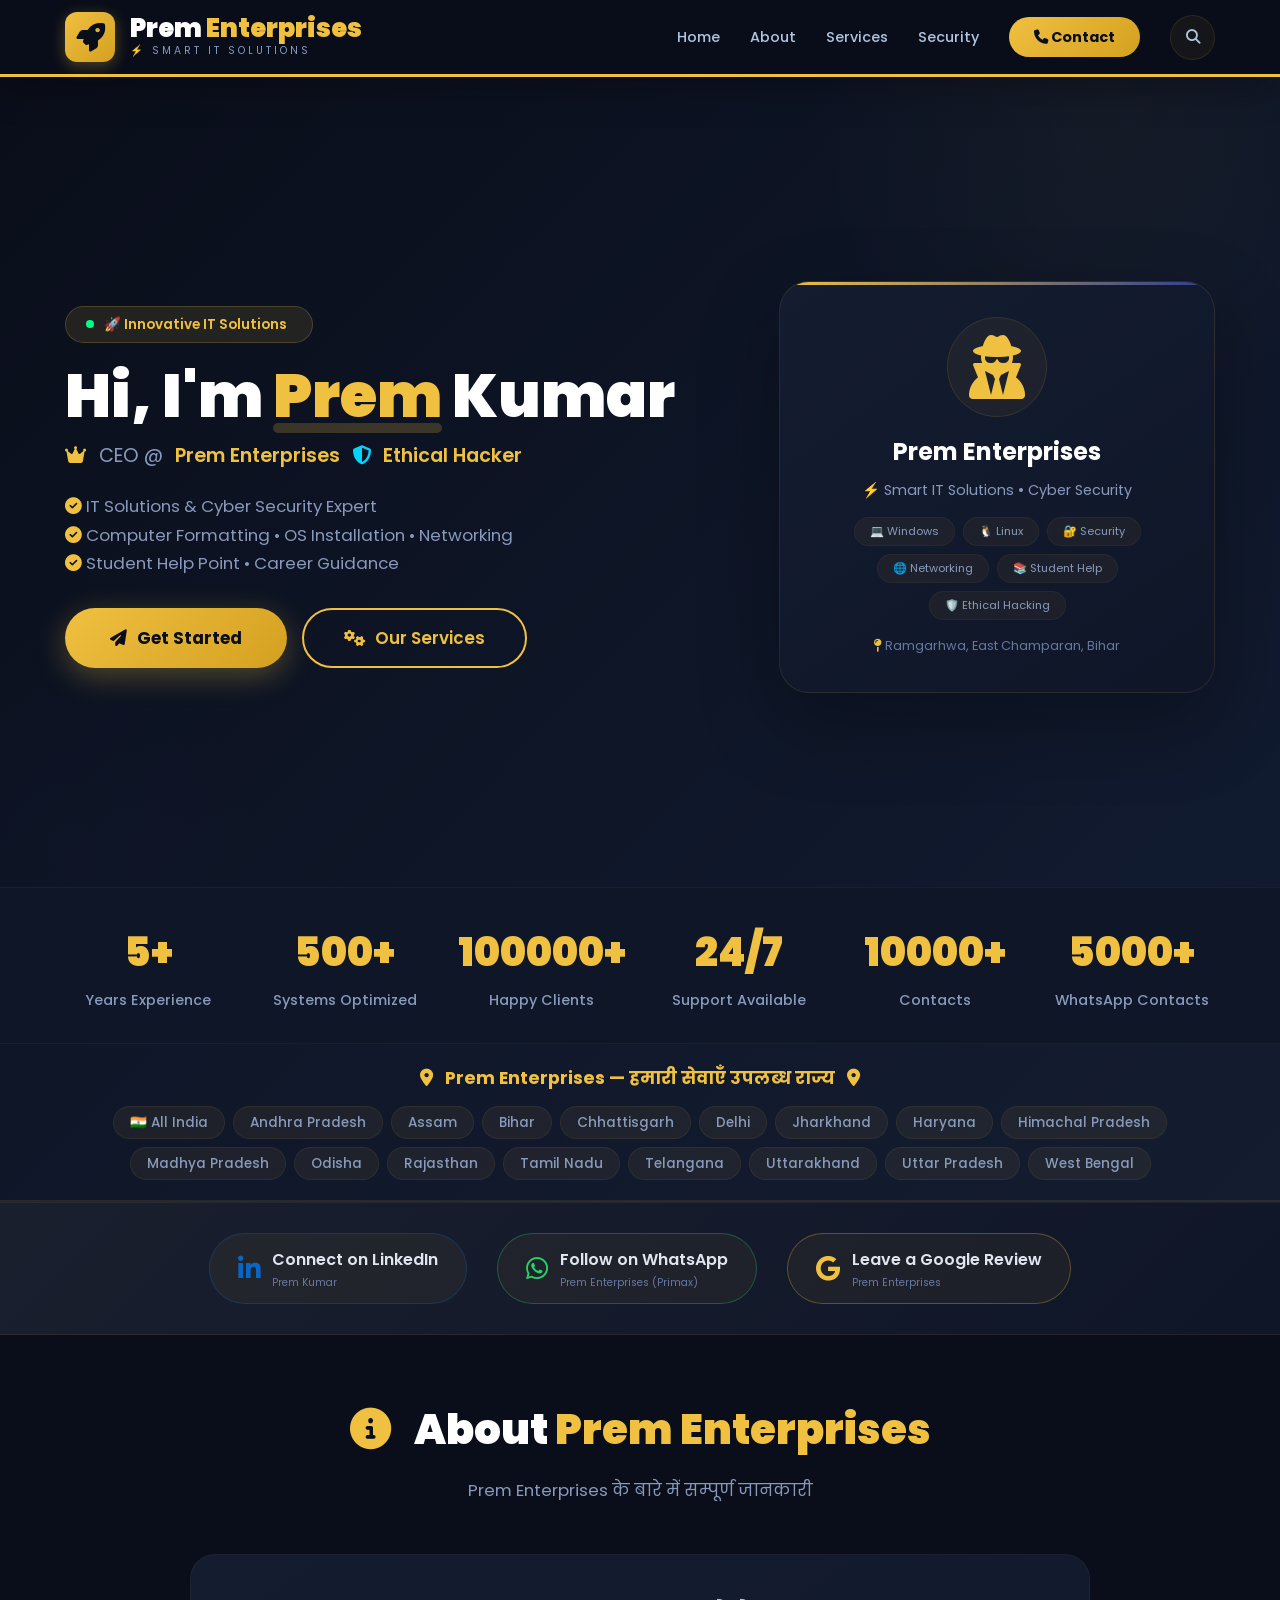
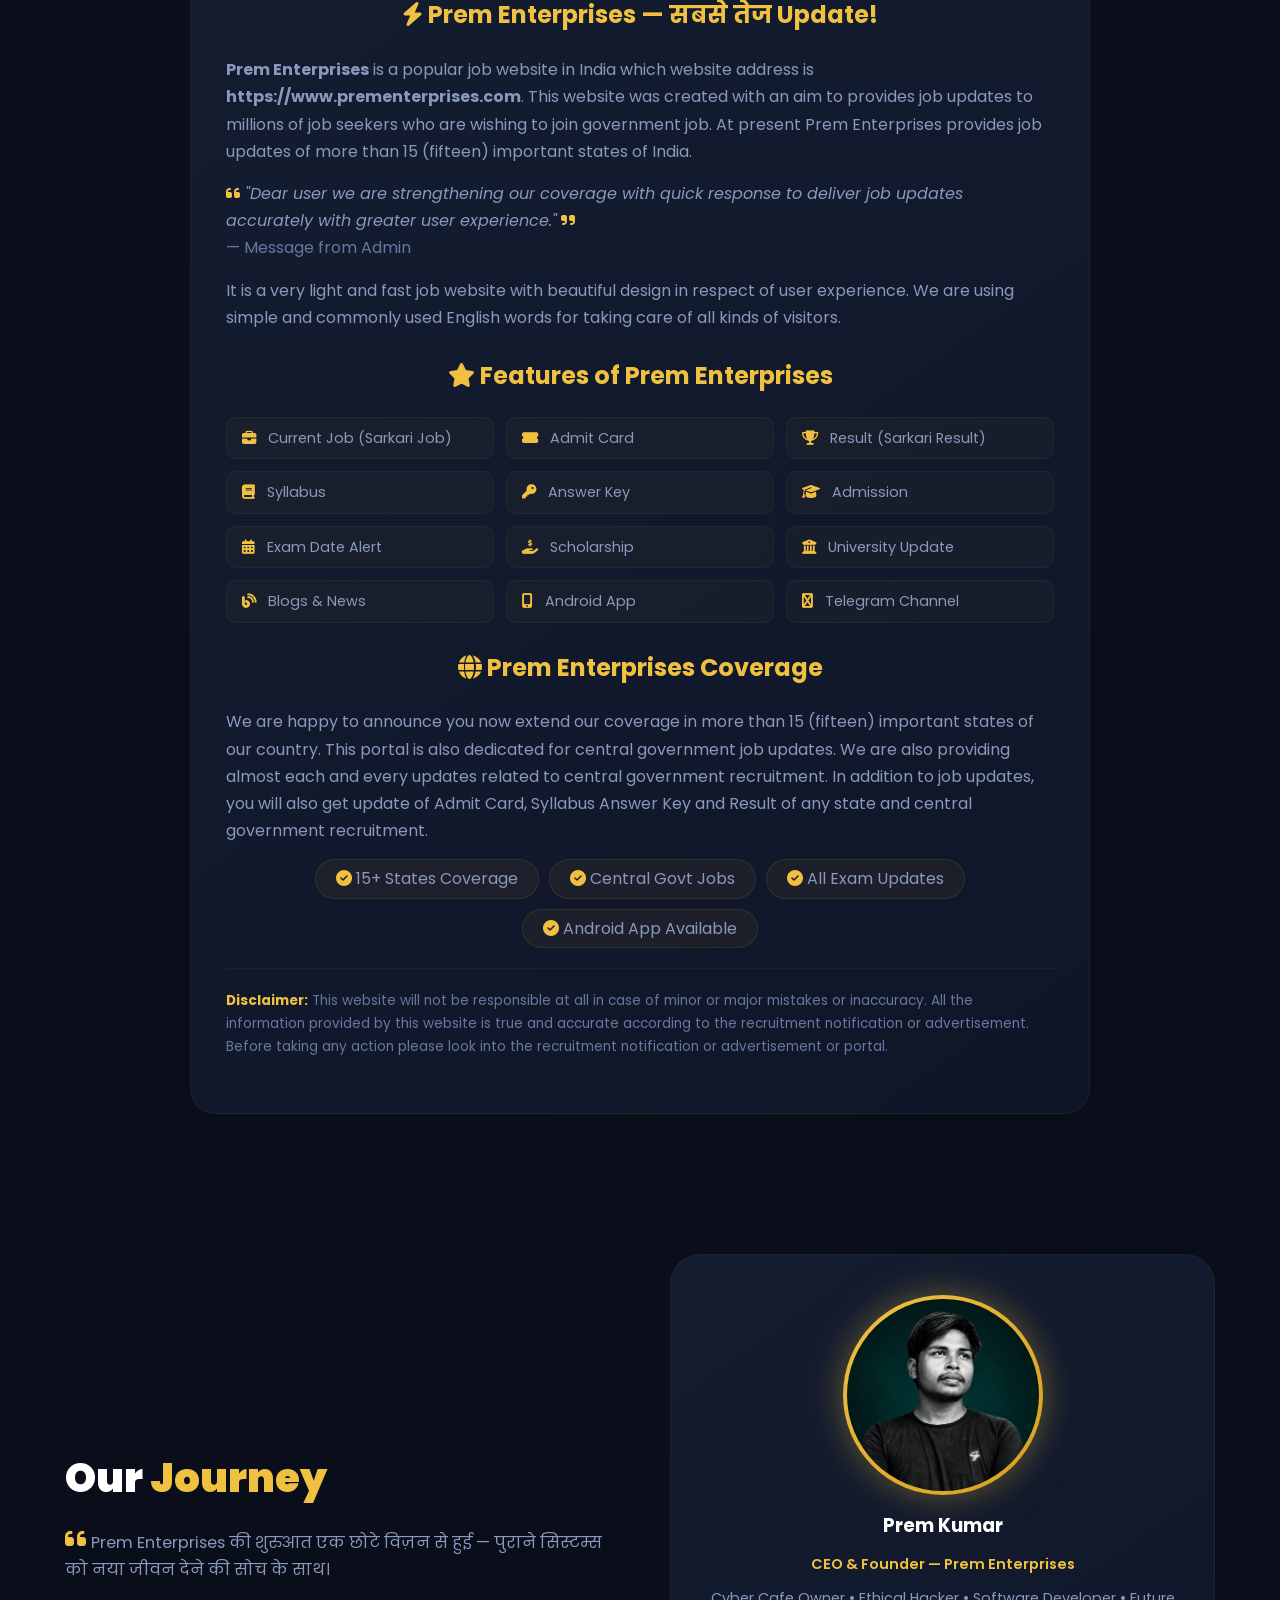
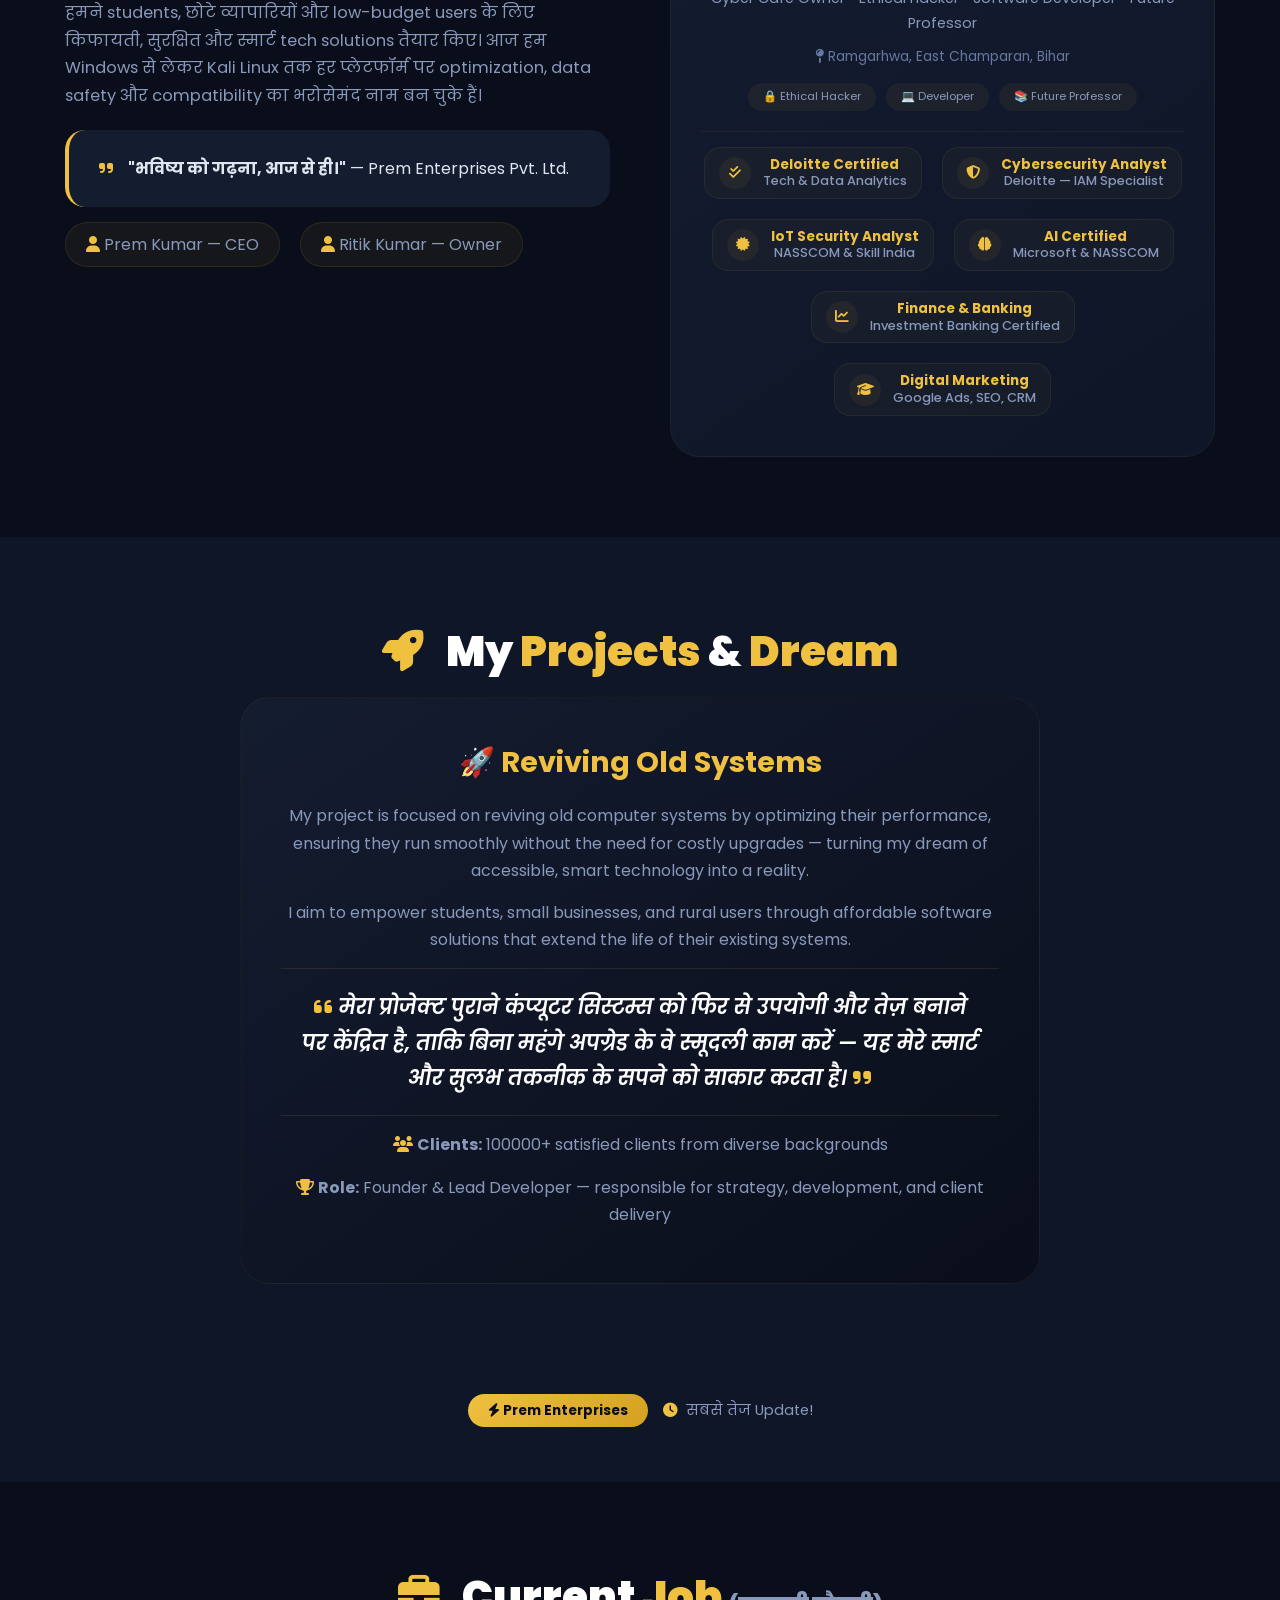
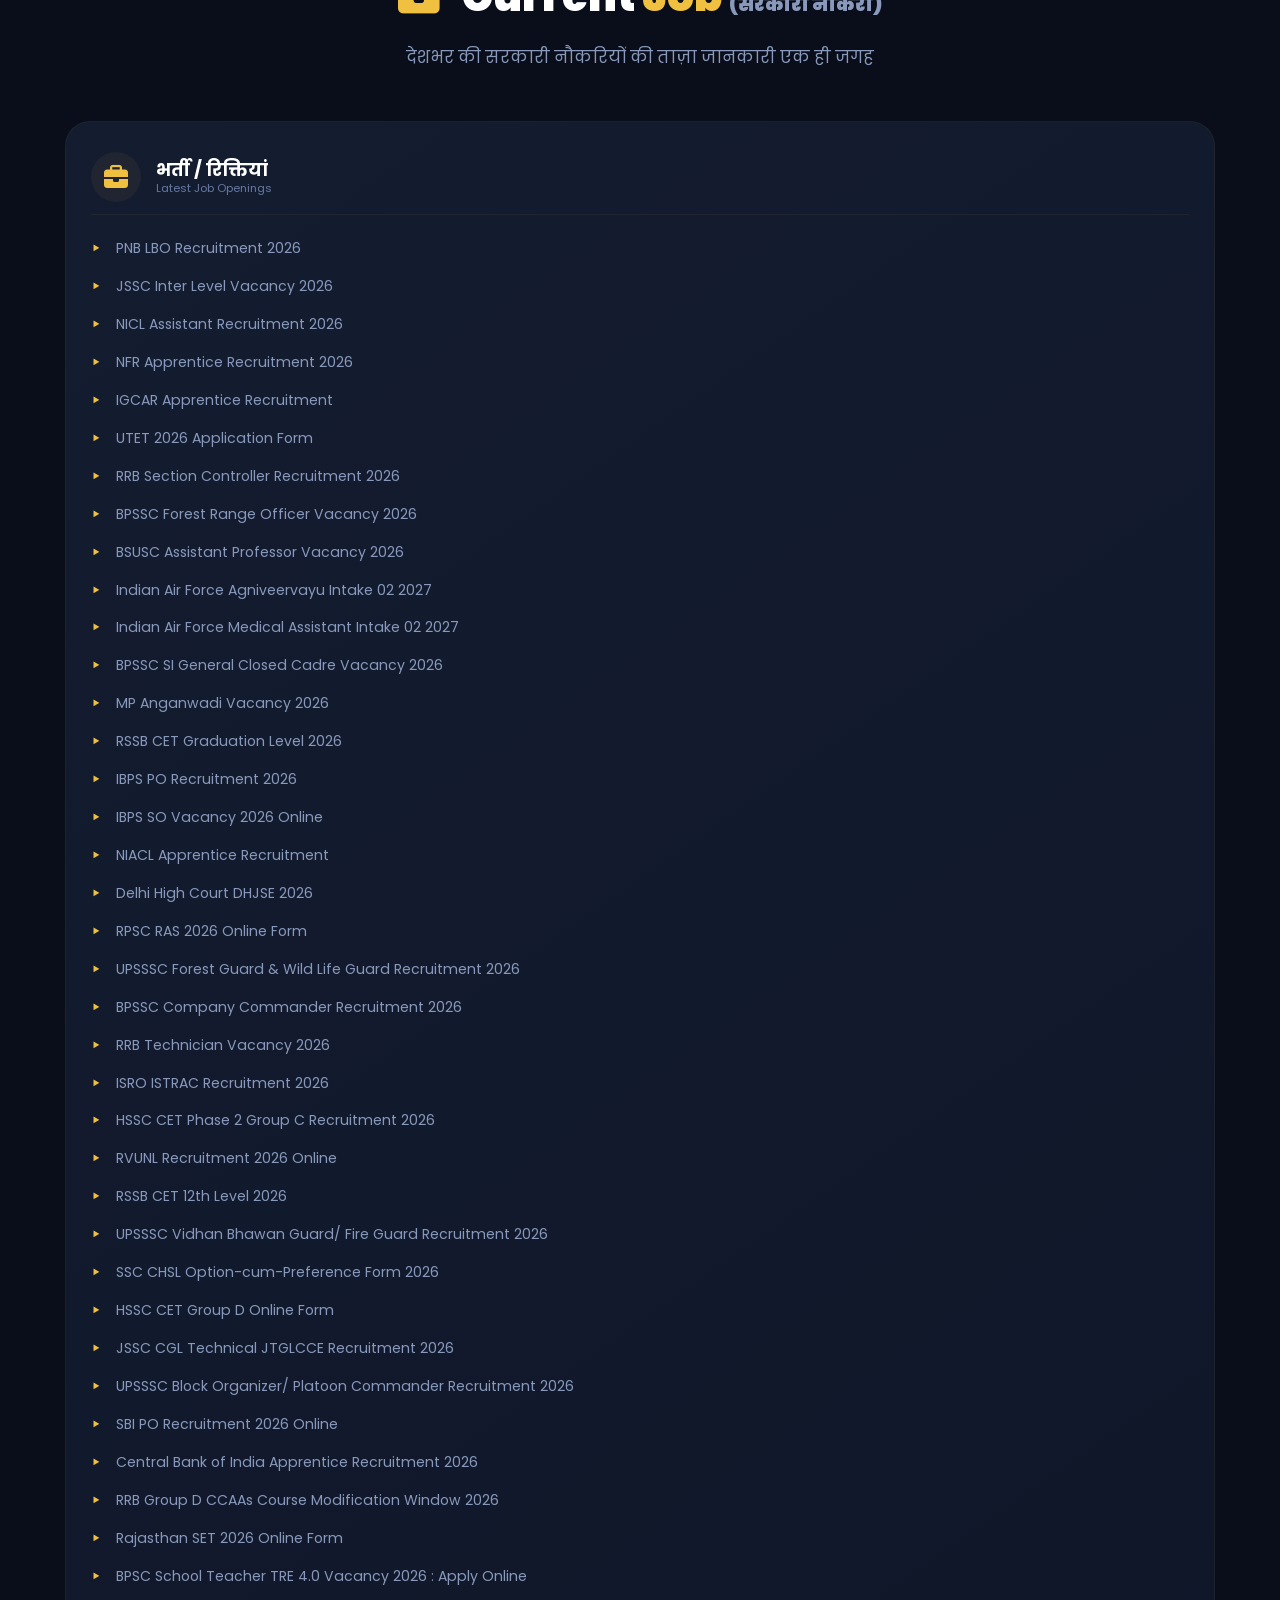
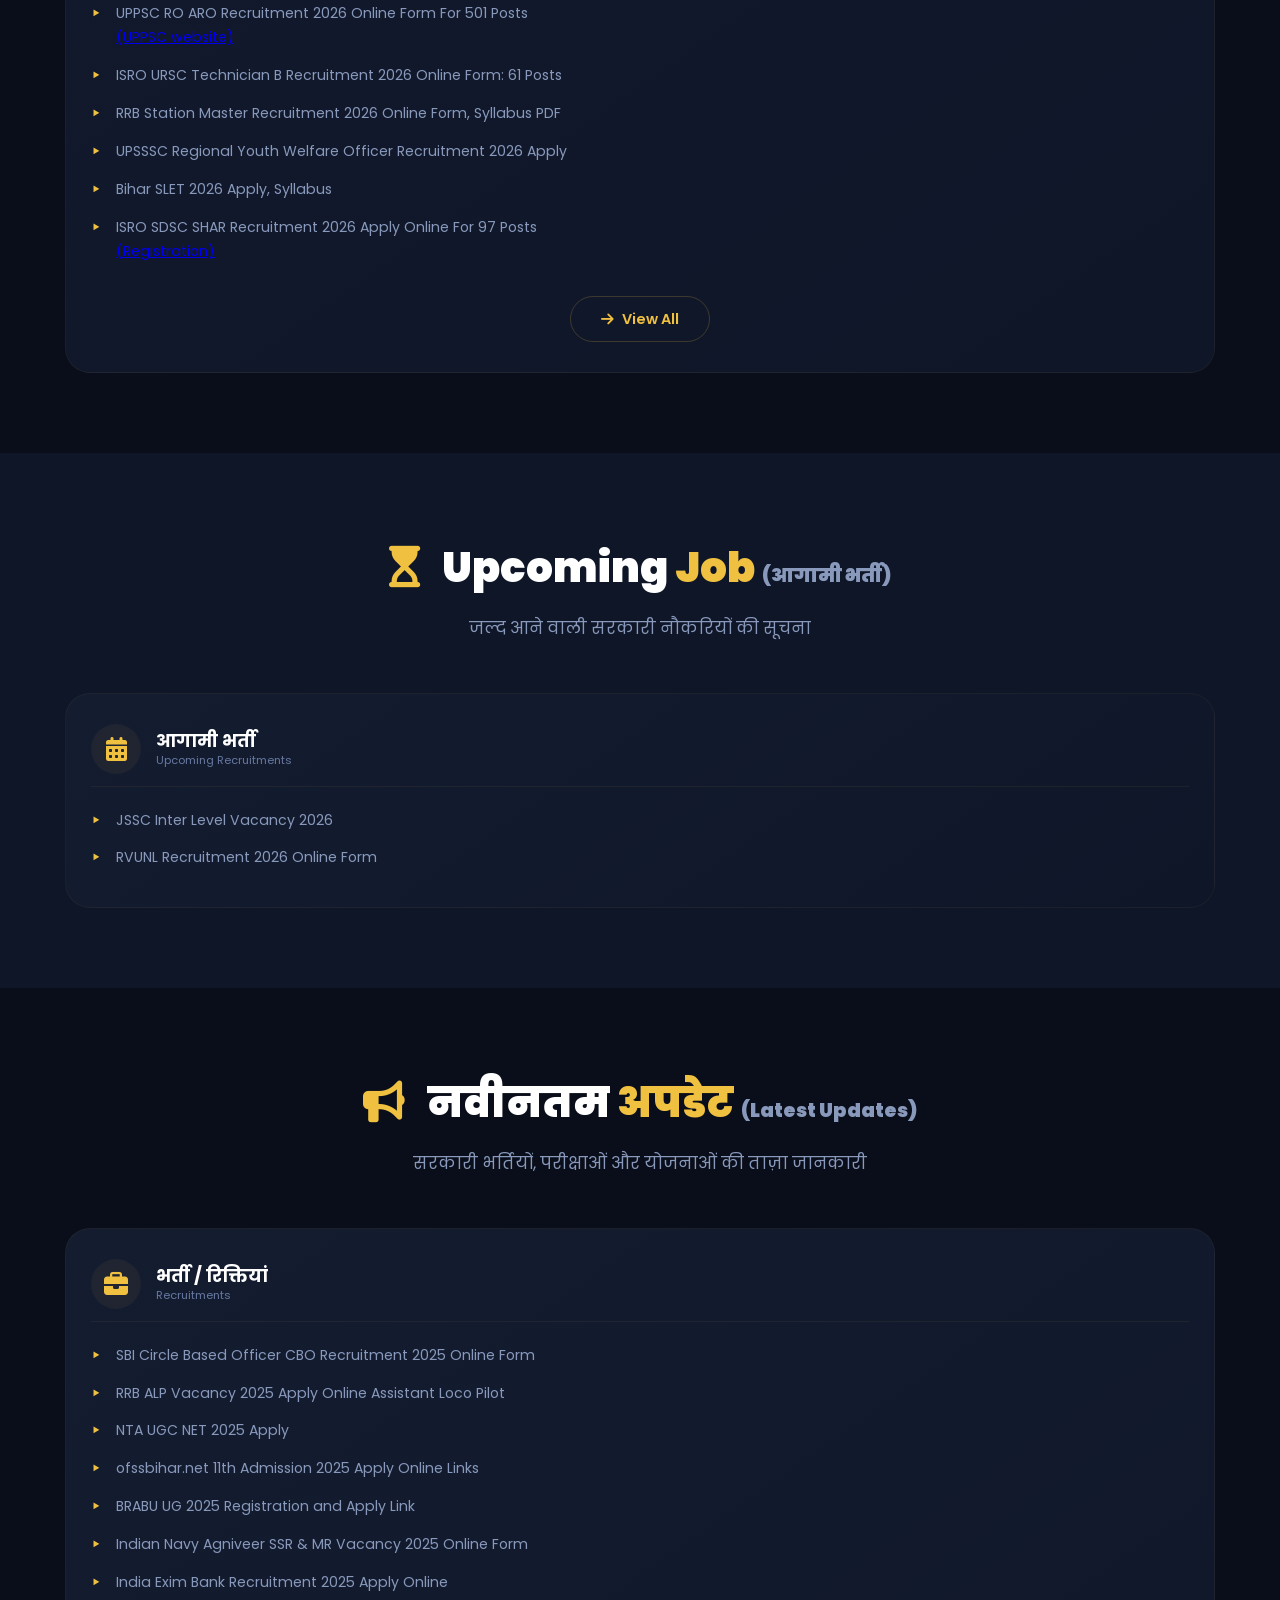
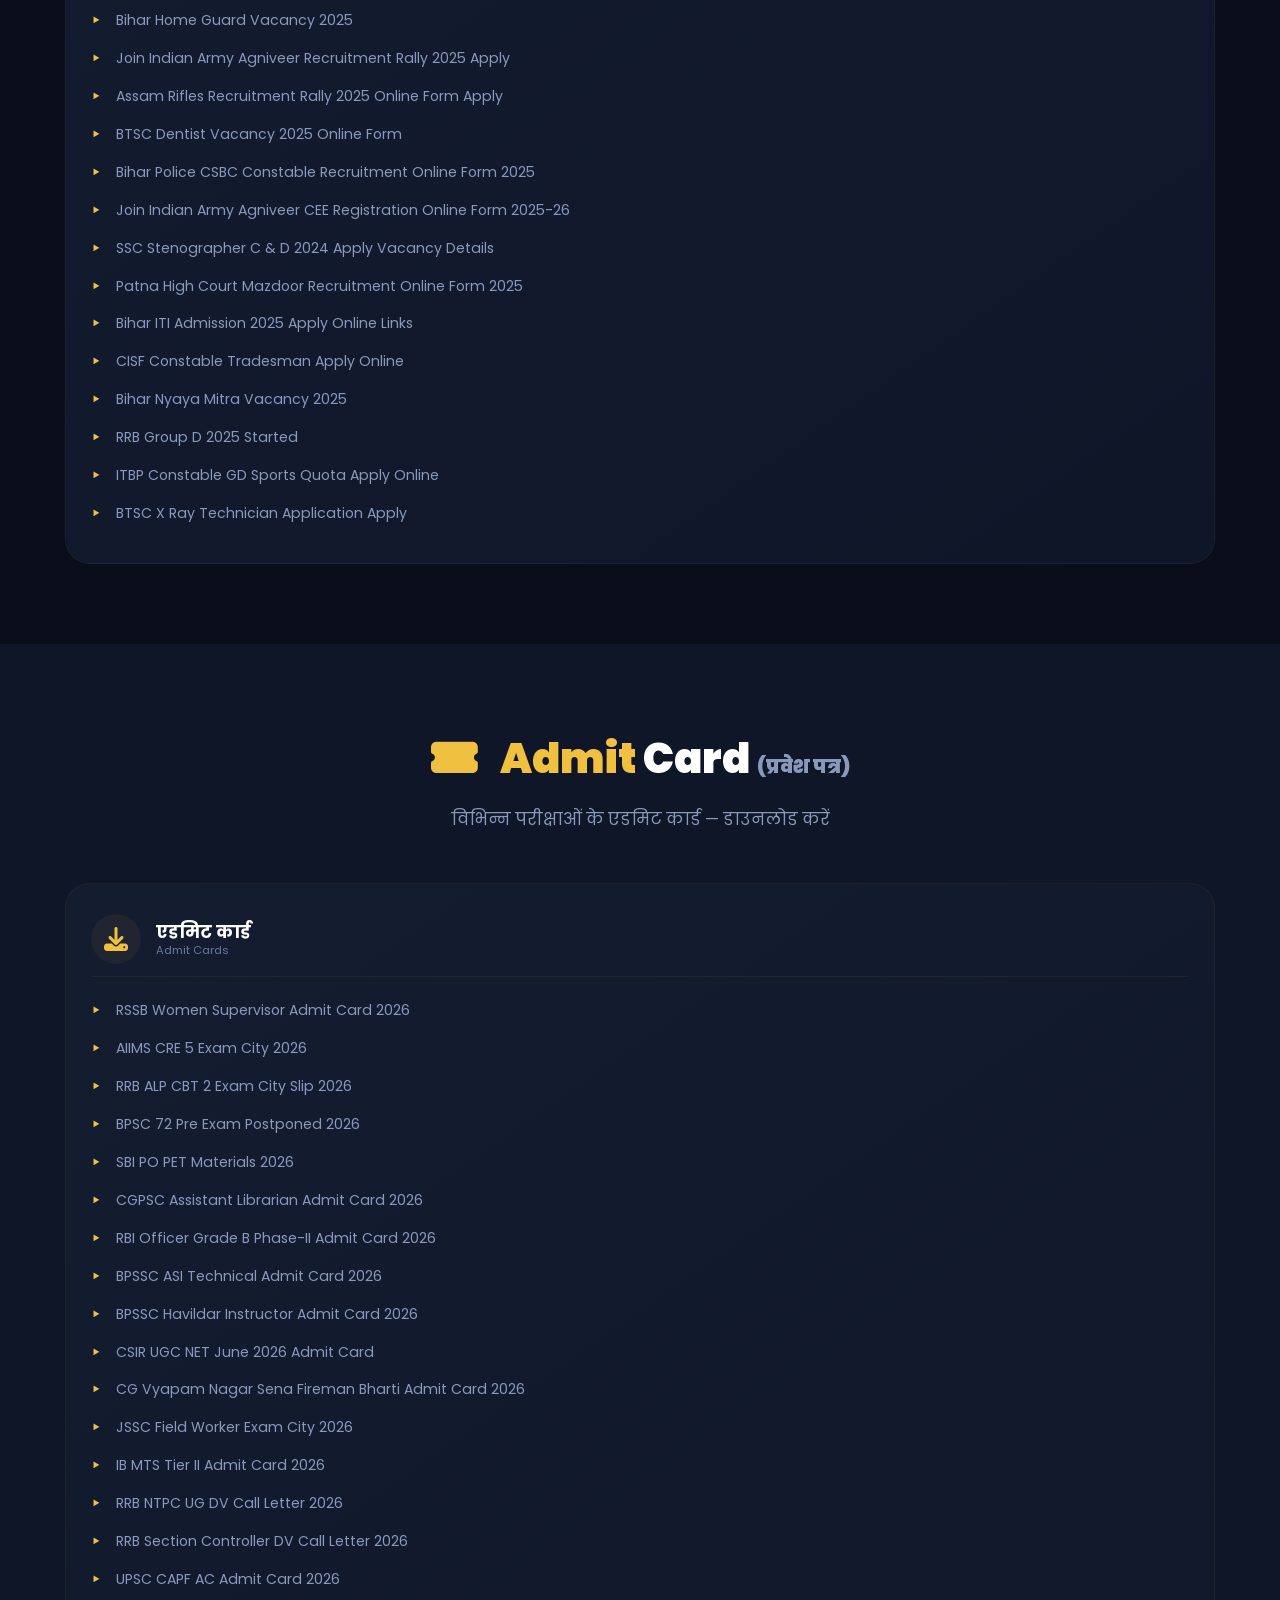
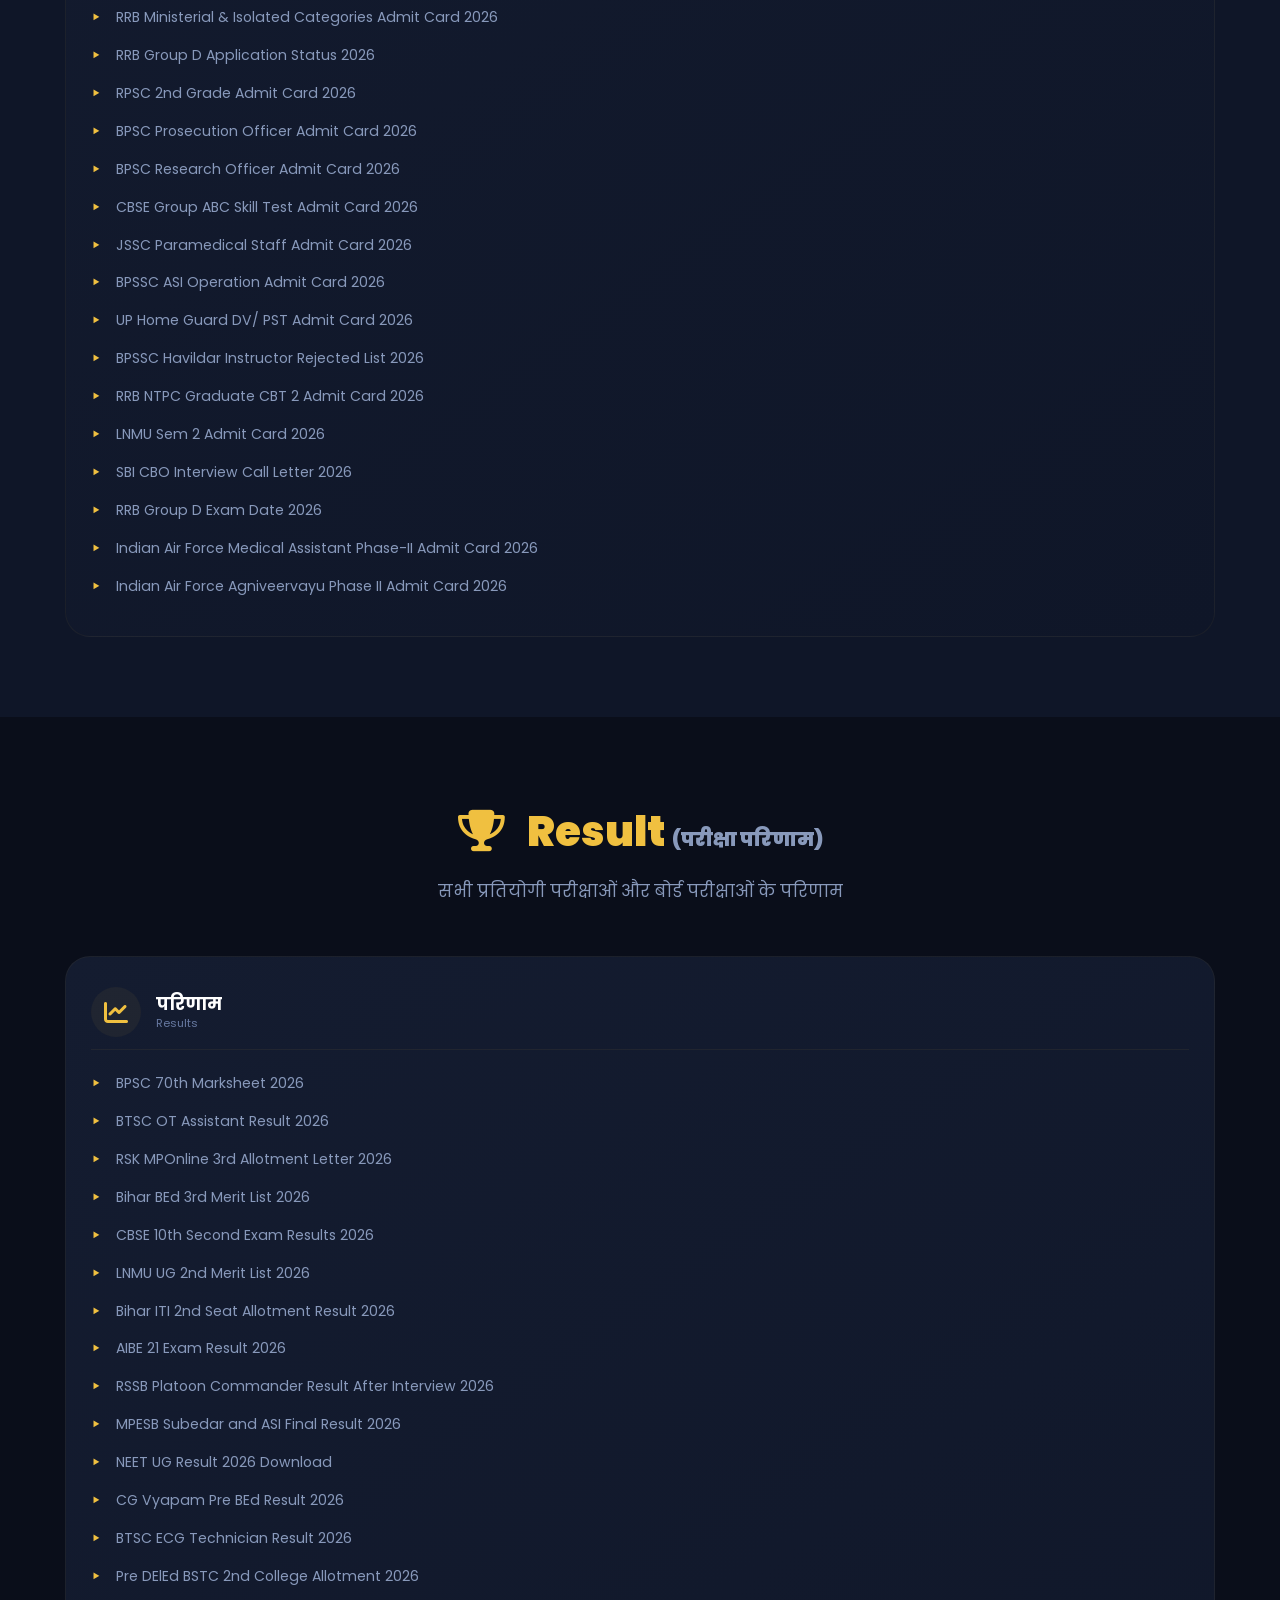
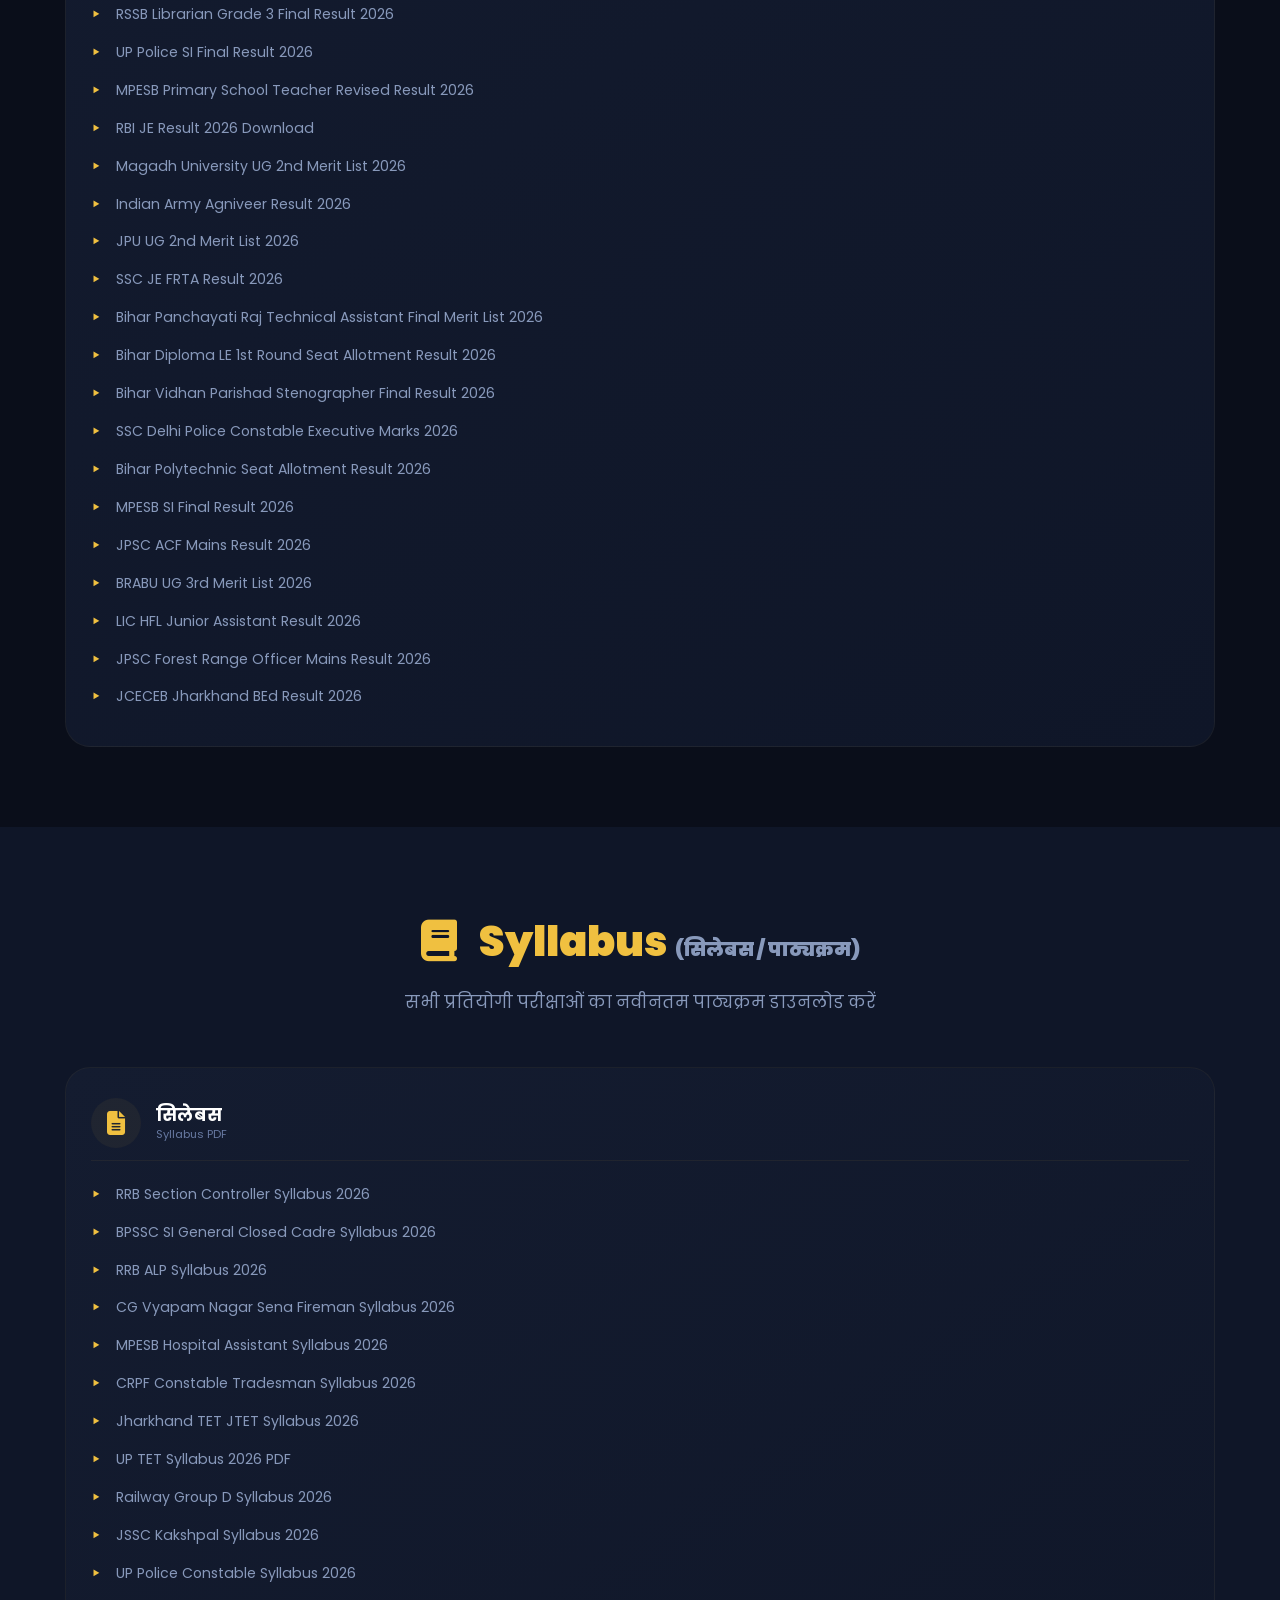
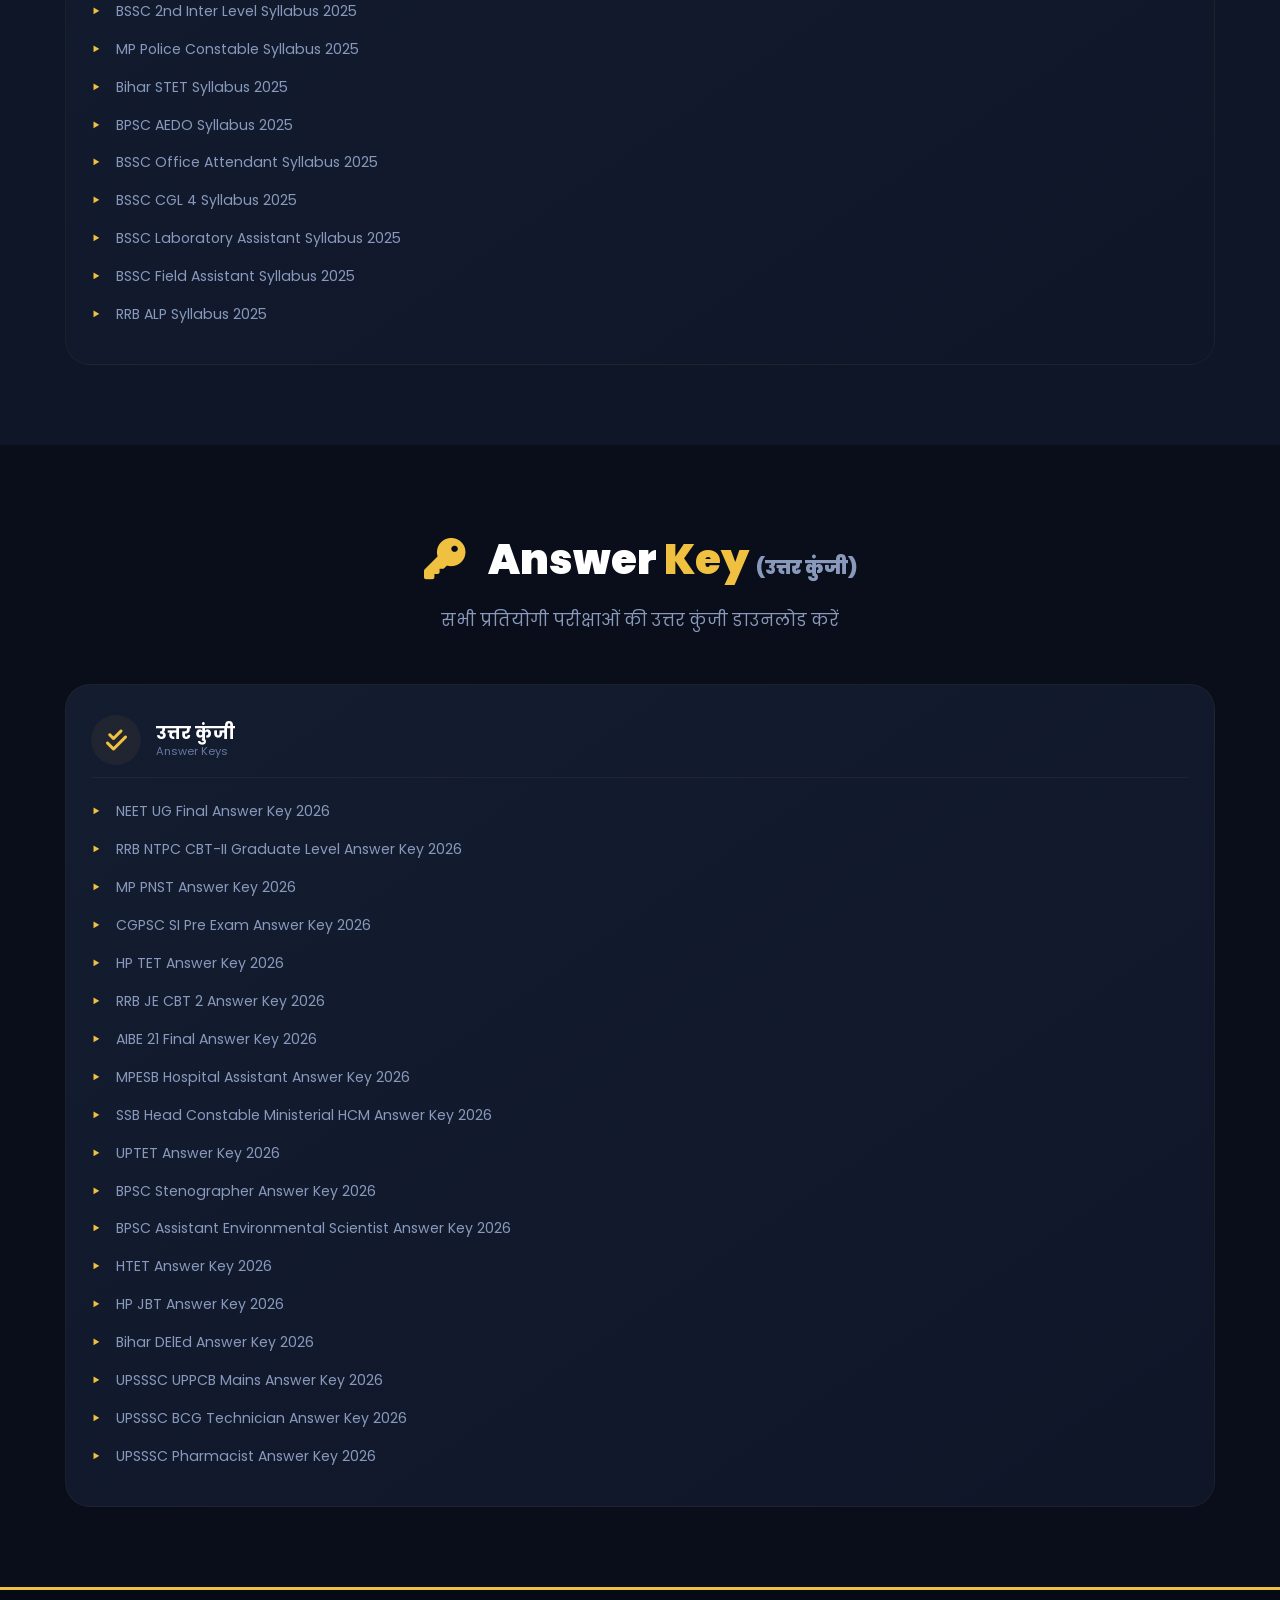
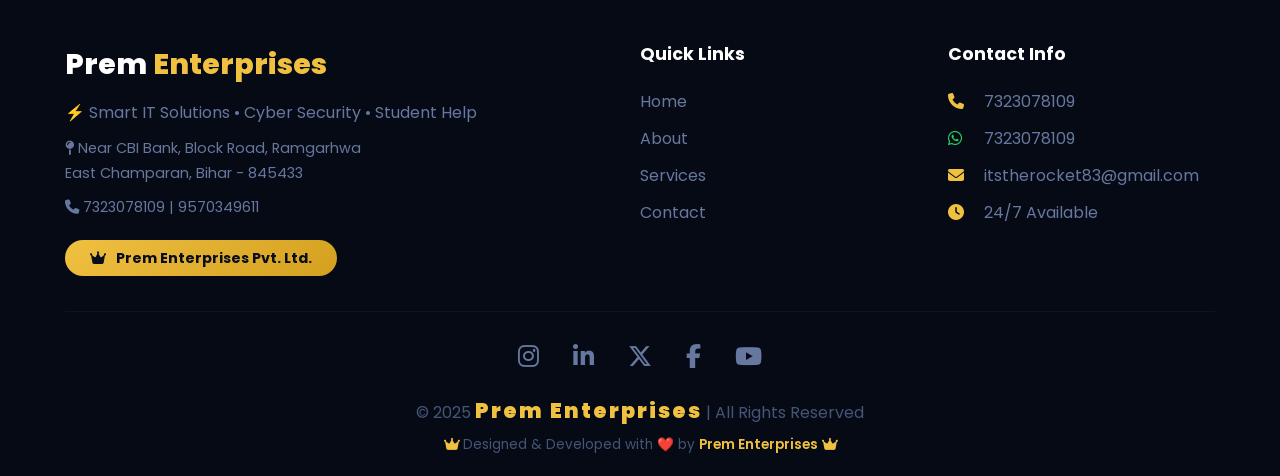
<file: index.html>
<!DOCTYPE html>
<html lang="hi">
<head>
    <meta charset="UTF-8">
    <meta name="viewport" content="width=device-width, initial-scale=1.0">
    <title>Prem Enterprises — IT Solutions & Cyber Security</title>
    <link rel="stylesheet" href="https://cdnjs.cloudflare.com/ajax/libs/font-awesome/6.5.0/css/all.min.css">
    <link href="https://fonts.googleapis.com/css2?family=Poppins:wght@300;400;500;600;700;800;900&display=swap" rel="stylesheet">
    <link rel="stylesheet" href="css/style.css">
</head>
<body>

    <!-- ===== HEADER ===== -->
    <header>
        <div class="container header-flex">
            <div class="logo">
                <div class="logo-icon">
                    <i class="fas fa-rocket"></i>
                </div>
                <div class="logo-text">
                    <h1>Prem <span>Enterprises</span></h1>
                    <p>⚡ Smart IT Solutions</p>
                </div>
            </div>
            <div class="hamburger" id="hamburger">
                <i class="fas fa-bars"></i>
            </div>
<nav class="nav-links" id="navLinks">
                <a href="index.html">Home</a>
                <a href="about.html">About</a>
                <a href="services.html">Services</a>
                <a href="security.html">Security</a>
                <a href="contact.html" class="nav-cta"><i class="fas fa-phone"></i> Contact</a>
                <a href="#" class="search-icon-btn" title="Search (Ctrl+K)"><i class="fas fa-search"></i></a>
            </nav>
        </div>
    </header>

    <!-- ===== HERO ===== -->
    <section id="home" class="hero">
        <div class="container hero-grid">
            <div class="hero-content">
                <div class="badge">
                    <span class="dot"></span>
                    <span>🚀 Innovative IT Solutions</span>
                </div>
                <h1>Hi, I'm <span class="gold">Prem</span> Kumar</h1>
                <div class="sub-title">
                    <i class="fas fa-crown"></i>
                    CEO @ <span class="highlight">Prem Enterprises</span>
                    <i class="fas fa-shield-alt" style="color:#00d4ff;"></i>
                    <span class="highlight">Ethical Hacker</span>
                </div>
                <p>
                    <i class="fas fa-check-circle" style="color:#f0c040;"></i> IT Solutions &amp; Cyber Security Expert<br>
                    <i class="fas fa-check-circle" style="color:#f0c040;"></i> Computer Formatting • OS Installation • Networking<br>
                    <i class="fas fa-check-circle" style="color:#f0c040;"></i> Student Help Point • Career Guidance
                </p>
                <div class="hero-btns">
                    <a href="contact.html" class="btn-primary">
                        <i class="fas fa-paper-plane"></i> Get Started
                    </a>
                    <a href="services.html" class="btn-secondary">
                        <i class="fas fa-cogs"></i> Our Services
                    </a>
                </div>
            </div>
            <div class="hero-image">
                <div class="hero-card">
                    <div class="big-icon">
                        <i class="fas fa-user-secret"></i>
                    </div>
                    <h2>Prem Enterprises</h2>
                    <p class="tagline">⚡ Smart IT Solutions • Cyber Security</p>
                    <div class="quick-tags">
                        <span>💻 Windows</span>
                        <span>🐧 Linux</span>
                        <span>🔐 Security</span>
                        <span>🌐 Networking</span>
                        <span>📚 Student Help</span>
                        <span>🛡️ Ethical Hacking</span>
                    </div>
                    <p style="margin-top:15px;font-size:0.8rem;color:#6678a0;">
                        <i class="fas fa-map-pin" style="color:#f0c040;"></i> Ramgarhwa, East Champaran, Bihar
                    </p>
                </div>
            </div>
        </div>
    </section>

    <!-- ===== STATS ===== -->
    <section class="stats-bar">
        <div class="container stats-grid">
            <div class="stat-item">
                <span class="number">5+</span>
                <span class="label">Years Experience</span>
            </div>
            <div class="stat-item">
                <span class="number">500+</span>
                <span class="label">Systems Optimized</span>
            </div>
            <div class="stat-item">
                <span class="number">100000+</span>
                <span class="label">Happy Clients</span>
            </div>
            <div class="stat-item">
                <span class="number">24/7</span>
                <span class="label">Support Available</span>
            </div>
            <div class="stat-item">
                <span class="number">10000+</span>
                <span class="label">Contacts</span>
            </div>
            <div class="stat-item">
                <span class="number">5000+</span>
                <span class="label">WhatsApp Contacts</span>
            </div>
        </div>
    </section>

    <!-- ===== STATE STRIP (Prem Enterprises States) ===== -->
    <section class="state-strip">
        <div class="container">
            <div class="strip-title">
                <i class="fas fa-map-marker-alt"></i> Prem Enterprises — हमारी सेवाएँ उपलब्ध राज्य <i class="fas fa-map-marker-alt"></i>
            </div>
            <div class="state-tags">
                <span class="state-tag">🇮🇳 All India</span>
                <span class="state-tag">Andhra Pradesh</span>
                <span class="state-tag">Assam</span>
                <span class="state-tag">Bihar</span>
                <span class="state-tag">Chhattisgarh</span>
                <span class="state-tag">Delhi</span>
                <span class="state-tag">Jharkhand</span>
                <span class="state-tag">Haryana</span>
                <span class="state-tag">Himachal Pradesh</span>
                <span class="state-tag">Madhya Pradesh</span>
                <span class="state-tag">Odisha</span>
                <span class="state-tag">Rajasthan</span>
                <span class="state-tag">Tamil Nadu</span>
                <span class="state-tag">Telangana</span>
                <span class="state-tag">Uttarakhand</span>
                <span class="state-tag">Uttar Pradesh</span>
                <span class="state-tag">West Bengal</span>
            </div>
        </div>
    </section>

    <!-- ===== SOCIAL LINKS ===== -->
    <section class="social-banner">
        <div class="container banner-wrap">
            <a href="https://www.linkedin.com/in/ritik-kumar-prem-kumar-542814286/" class="banner-item linkedin" target="_blank" rel="noopener noreferrer">
                <i class="fab fa-linkedin-in"></i>
                <span>Connect on LinkedIn <small>Prem Kumar</small></span>
            </a>
            <a href="https://whatsapp.com/channel/0029VbBB5mnHbFV3D3IMpe2q" class="banner-item whatsapp" target="_blank" rel="noopener noreferrer">
                <i class="fab fa-whatsapp"></i>
                <span>Follow on WhatsApp <small>Prem Enterprises (Primax)</small></span>
            </a>
            <a href="https://g.page/r/CfWfCiX3DrmnEBE/review" class="banner-item google-review" target="_blank" rel="noopener noreferrer">
                <i class="fab fa-google"></i>
                <span>Leave a Google Review <small>Prem Enterprises</small></span>
            </a>
        </div>
    </section>

    <!-- ===== ABOUT PREM ENTERPRISES ===== -->
    <section id="about-fastjob" class="about-fj">
        <div class="container" style="padding:60px 25px;">
            <div class="section-title">
                <i class="fas fa-info-circle"></i> About <span class="gold">Prem Enterprises</span>
            </div>
            <p class="section-sub">Prem Enterprises के बारे में सम्पूर्ण जानकारी</p>
            <div class="about-fj-content">
                <h3><i class="fas fa-bolt"></i> Prem Enterprises — सबसे तेज Update!</h3>
                <p>
                    <strong>Prem Enterprises</strong> is a popular job website in India which website address is <strong>https://www.prementerprises.com</strong>. This website was created with an aim to provides job updates to millions of job seekers who are wishing to join government job. At present Prem Enterprises provides job updates of more than 15 (fifteen) important states of India.
                </p>
                <p>
                    <i class="fas fa-quote-left" style="color:#f0c040;"></i>
                    <em>"Dear user we are strengthening our coverage with quick response to deliver job updates accurately with greater user experience."</em>
                    <i class="fas fa-quote-right" style="color:#f0c040;"></i>
                    <br><span style="color:#6678a0;">— Message from Admin</span>
                </p>
                <p>
                    It is a very light and fast job website with beautiful design in respect of user experience. We are using simple and commonly used English words for taking care of all kinds of visitors.
                </p>
                <h3 style="margin-top:25px;"><i class="fas fa-star"></i> Features of Prem Enterprises</h3>
                <ul class="fj-features">
                    <li><i class="fas fa-briefcase"></i> Current Job (Sarkari Job)</li>
                    <li><i class="fas fa-ticket-alt"></i> Admit Card</li>
                    <li><i class="fas fa-trophy"></i> Result (Sarkari Result)</li>
                    <li><i class="fas fa-book"></i> Syllabus</li>
                    <li><i class="fas fa-key"></i> Answer Key</li>
                    <li><i class="fas fa-graduation-cap"></i> Admission</li>
                    <li><i class="fas fa-calendar-alt"></i> Exam Date Alert</li>
                    <li><i class="fas fa-hand-holding-usd"></i> Scholarship</li>
                    <li><i class="fas fa-university"></i> University Update</li>
                    <li><i class="fas fa-blog"></i> Blogs &amp; News</li>
                    <li><i class="fas fa-mobile-alt"></i> Android App</li>
                    <li><i class="fas fa-telegram"></i> Telegram Channel</li>
                </ul>
                <h3 style="margin-top:25px;"><i class="fas fa-globe"></i> Prem Enterprises Coverage</h3>
                <p>
                    We are happy to announce you now extend our coverage in more than 15 (fifteen) important states of our country. This portal is also dedicated for central government job updates. We are also providing almost each and every updates related to central government recruitment. In addition to job updates, you will also get update of Admit Card, Syllabus Answer Key and Result of any state and central government recruitment.
                </p>
                <div style="margin-top:15px;display:flex;flex-wrap:wrap;gap:10px;justify-content:center;">
                    <span style="background:rgba(240,192,64,0.05);padding:5px 20px;border-radius:20px;border:1px solid rgba(240,192,64,0.1);color:#8899bb;"><i class="fas fa-check-circle" style="color:#f0c040;"></i> 15+ States Coverage</span>
                    <span style="background:rgba(240,192,64,0.05);padding:5px 20px;border-radius:20px;border:1px solid rgba(240,192,64,0.1);color:#8899bb;"><i class="fas fa-check-circle" style="color:#f0c040;"></i> Central Govt Jobs</span>
                    <span style="background:rgba(240,192,64,0.05);padding:5px 20px;border-radius:20px;border:1px solid rgba(240,192,64,0.1);color:#8899bb;"><i class="fas fa-check-circle" style="color:#f0c040;"></i> All Exam Updates</span>
                    <span style="background:rgba(240,192,64,0.05);padding:5px 20px;border-radius:20px;border:1px solid rgba(240,192,64,0.1);color:#8899bb;"><i class="fas fa-check-circle" style="color:#f0c040;"></i> Android App Available</span>
                </div>
                <div style="margin-top:20px;padding-top:20px;border-top:1px solid rgba(240,192,64,0.05);">
                    <p style="font-size:0.85rem;color:#6678a0;">
                        <strong style="color:#f0c040;">Disclaimer:</strong> This website will not be responsible at all in case of minor or major mistakes or inaccuracy. All the information provided by this website is true and accurate according to the recruitment notification or advertisement. Before taking any action please look into the recruitment notification or advertisement or portal.
                    </p>
                </div>
            </div>
        </div>
    </section>

    <!-- ===== ABOUT / JOURNEY ===== -->
    <section id="about" class="about">
        <div class="container about-grid">
            <div class="about-content">
                <h2>Our <span>Journey</span></h2>
                <p>
                    <i class="fas fa-quote-left" style="color:#f0c040;font-size:1.5rem;"></i>
                    Prem Enterprises की शुरुआत एक छोटे विज़न से हुई — पुराने सिस्टम्स को नया जीवन देने की सोच के साथ।
                </p>
                <p>
                    हमने students, छोटे व्यापारियों और low-budget users के लिए किफायती, सुरक्षित और स्मार्ट tech solutions तैयार किए। आज हम Windows से लेकर Kali Linux तक हर प्लेटफॉर्म पर optimization, data safety और compatibility का भरोसेमंद नाम बन चुके हैं।
                </p>
                <div class="highlight-box">
                    <i class="fas fa-quote-right"></i>
                    <strong>"भविष्य को गढ़ना, आज से ही।"</strong> — Prem Enterprises Pvt. Ltd.
                </div>
                <div style="margin-top:15px;display:flex;gap:20px;flex-wrap:wrap;">
                    <span style="background:rgba(240,192,64,0.05);padding:8px 20px;border-radius:30px;border:1px solid rgba(240,192,64,0.1);color:#8899bb;">
                        <i class="fas fa-user" style="color:#f0c040;"></i> Prem Kumar — CEO
                    </span>
                    <span style="background:rgba(240,192,64,0.05);padding:8px 20px;border-radius:30px;border:1px solid rgba(240,192,64,0.1);color:#8899bb;">
                        <i class="fas fa-user" style="color:#f0c040;"></i> Ritik Kumar — Owner
                    </span>
                </div>
            </div>
            <div class="about-card">
                <div class="profile-img">
                    <img src="prem kumar.jpeg" alt="Prem Kumar">
                </div>
                <h3>Prem Kumar</h3>
                <p class="role">CEO &amp; Founder — Prem Enterprises</p>
                <p>Cyber Cafe Owner • Ethical Hacker • Software Developer • Future Professor</p>
                <p style="font-size:0.85rem;color:#6678a0;margin-top:10px;">
                    <i class="fas fa-map-pin"></i> Ramgarhwa, East Champaran, Bihar
                </p>
                <div style="margin-top:15px;display:flex;gap:10px;justify-content:center;flex-wrap:wrap;">
                    <span style="background:rgba(240,192,64,0.05);padding:4px 15px;border-radius:20px;font-size:0.7rem;color:#8899bb;">🔒 Ethical Hacker</span>
                    <span style="background:rgba(240,192,64,0.05);padding:4px 15px;border-radius:20px;font-size:0.7rem;color:#8899bb;">💻 Developer</span>
                    <span style="background:rgba(240,192,64,0.05);padding:4px 15px;border-radius:20px;font-size:0.7rem;color:#8899bb;">📚 Future Professor</span>
                </div>
                <!-- Certification Highlights -->
                <div class="cert-highlights" style="margin-top:20px;padding-top:15px;border-top:1px solid rgba(240,192,64,0.08);">
                    <div class="cert-highlight-item" style="padding:8px 14px;">
                        <div class="hl-icon" style="width:32px;height:32px;font-size:0.85rem;"><i class="fas fa-check-double"></i></div>
                        <div class="hl-text"><strong>Deloitte Certified</strong>Tech &amp; Data Analytics</div>
                    </div>
                    <div class="cert-highlight-item" style="padding:8px 14px;">
                        <div class="hl-icon" style="width:32px;height:32px;font-size:0.85rem;"><i class="fas fa-shield-alt"></i></div>
                        <div class="hl-text"><strong>Cybersecurity Analyst</strong>Deloitte — IAM Specialist</div>
                    </div>
                    <div class="cert-highlight-item" style="padding:8px 14px;">
                        <div class="hl-icon" style="width:32px;height:32px;font-size:0.85rem;"><i class="fas fa-certificate"></i></div>
                        <div class="hl-text"><strong>IoT Security Analyst</strong>NASSCOM &amp; Skill India</div>
                    </div>
                    <div class="cert-highlight-item" style="padding:8px 14px;">
                        <div class="hl-icon" style="width:32px;height:32px;font-size:0.85rem;"><i class="fas fa-brain"></i></div>
                        <div class="hl-text"><strong>AI Certified</strong>Microsoft &amp; NASSCOM</div>
                    </div>
                    <div class="cert-highlight-item" style="padding:8px 14px;">
                        <div class="hl-icon" style="width:32px;height:32px;font-size:0.85rem;"><i class="fas fa-chart-line"></i></div>
                        <div class="hl-text"><strong>Finance &amp; Banking</strong>Investment Banking Certified</div>
                    </div>
                    <div class="cert-highlight-item" style="padding:8px 14px;">
                        <div class="hl-icon" style="width:32px;height:32px;font-size:0.85rem;"><i class="fas fa-graduation-cap"></i></div>
                        <div class="hl-text"><strong>Digital Marketing</strong>Google Ads, SEO, CRM</div>
                    </div>
                </div>
            </div>
        </div>
    </section>

    <!-- ===== PROJECTS ===== -->
    <section id="projects" class="projects">
        <div class="container">
            <div class="section-title">
                <i class="fas fa-rocket"></i> My <span class="gold">Projects</span> &amp; <span class="gold">Dream</span>
            </div>
            <div class="project-box">
                <h3>🚀 Reviving Old Systems</h3>
                <p>
                    My project is focused on reviving old computer systems by optimizing their performance, ensuring they run smoothly without the need for costly upgrades — turning my dream of accessible, smart technology into a reality.
                </p>
                <p>
                    I aim to empower students, small businesses, and rural users through affordable software solutions that extend the life of their existing systems.
                </p>
                <div class="quote">
                    <i class="fas fa-quote-left" style="color:#f0c040;"></i>
                    मेरा प्रोजेक्ट पुराने कंप्यूटर सिस्टम्स को फिर से उपयोगी और तेज़ बनाने पर केंद्रित है, ताकि बिना महंगे अपग्रेड के वे स्मूदली काम करें — यह मेरे स्मार्ट और सुलभ तकनीक के सपने को साकार करता है।
                    <i class="fas fa-quote-right" style="color:#f0c040;"></i>
                </div>
                <p style="margin-top:15px;">
                    <i class="fas fa-users" style="color:#f0c040;"></i>
                    <strong>Clients:</strong> 100000+ satisfied clients from diverse backgrounds
                </p>
                <p>
                    <i class="fas fa-trophy" style="color:#f0c040;"></i>
                    <strong>Role:</strong> Founder &amp; Lead Developer — responsible for strategy, development, and client delivery
                </p>
            </div>
        </div>
    </section>

    <!-- ===== PREM ENTERPRISES - JOBS HEADER ===== -->
    <section class="main-services" style="padding:30px 0;">
        <div class="container">
            <div class="fj-meta">
                <span class="fj-badge"><i class="fas fa-bolt"></i> Prem Enterprises</span>
                <span class="fj-tagline"><i class="fas fa-clock"></i> सबसे तेज Update!</span>
            </div>
        </div>
    </section>

    <!-- ===== CURRENT JOB (सरकारी नौकरी) ===== -->
    <section id="current-job" class="govt-services">
        <div class="container">
            <div class="section-title">
                <i class="fas fa-briefcase"></i> Current <span class="gold">Job</span> <span style="font-size:1.2rem;color:#8899bb;">(सरकारी नौकरी)</span>
            </div>
            <p class="section-sub">देशभर की सरकारी नौकरियों की ताज़ा जानकारी एक ही जगह</p>
            <div class="govt-grid">
                <div class="govt-card">
                    <div class="govt-header">
                        <i class="fas fa-briefcase" style="color:#f0c040;"></i>
                        <h3>भर्ती / रिक्तियां <small>Latest Job Openings</small></h3>
                    </div>
                    <ul>
                        <li><a href="#" class="service-link">PNB LBO Recruitment 2026</a></li>
                        <li><a href="#" class="service-link">JSSC Inter Level Vacancy 2026</a></li>
                        <li><a href="#" class="service-link">NICL Assistant Recruitment 2026</a></li>
                        <li><a href="#" class="service-link">NFR Apprentice Recruitment 2026</a></li>
                        <li><a href="#" class="service-link">IGCAR Apprentice Recruitment</a></li>
                        <li><a href="#" class="service-link">UTET 2026 Application Form</a></li>
                        <li><a href="#" class="service-link">RRB Section Controller Recruitment 2026</a></li>
                        <li><a href="#" class="service-link">BPSSC Forest Range Officer Vacancy 2026</a></li>
                        <li><a href="#" class="service-link">BSUSC Assistant Professor Vacancy 2026</a></li>
                        <li><a href="#" class="service-link">Indian Air Force Agniveervayu Intake 02 2027</a></li>
                        <li><a href="#" class="service-link">Indian Air Force Medical Assistant Intake 02 2027</a></li>
                        <li><a href="#" class="service-link">BPSSC SI General Closed Cadre Vacancy 2026</a></li>
                        <li><a href="#" class="service-link">MP Anganwadi Vacancy 2026</a></li>
                        <li><a href="#" class="service-link">RSSB CET Graduation Level 2026</a></li>
                        <li><a href="#" class="service-link">IBPS PO Recruitment 2026</a></li>
                        <li><a href="#" class="service-link">IBPS SO Vacancy 2026 Online</a></li>
                        <li><a href="#" class="service-link">NIACL Apprentice Recruitment</a></li>
                        <li><a href="#" class="service-link">Delhi High Court DHJSE 2026</a></li>
                        <li><a href="#" class="service-link">RPSC RAS 2026 Online Form</a></li>
                        <li><a href="#" class="service-link">UPSSSC Forest Guard &amp; Wild Life Guard Recruitment 2026</a></li>
                        <li><a href="#" class="service-link">BPSSC Company Commander Recruitment 2026</a></li>
                        <li><a href="#" class="service-link">RRB Technician Vacancy 2026</a></li>
                        <li><a href="#" class="service-link">ISRO ISTRAC Recruitment 2026</a></li>
                        <li><a href="#" class="service-link">HSSC CET Phase 2 Group C Recruitment 2026</a></li>
                        <li><a href="#" class="service-link">RVUNL Recruitment 2026 Online</a></li>
                        <li><a href="#" class="service-link">RSSB CET 12th Level 2026</a></li>
                        <li><a href="#" class="service-link">UPSSSC Vidhan Bhawan Guard/ Fire Guard Recruitment 2026</a></li>
                        <li><a href="#" class="service-link">SSC CHSL Option-cum-Preference Form 2026</a></li>
                        <li><a href="#" class="service-link">HSSC CET Group D Online Form</a></li>
                        <li><a href="#" class="service-link">JSSC CGL Technical JTGLCCE Recruitment 2026</a></li>
                        <li><a href="#" class="service-link">UPSSSC Block Organizer/ Platoon Commander Recruitment 2026</a></li>
                        <li><a href="#" class="service-link">SBI PO Recruitment 2026 Online</a></li>
                        <li><a href="#" class="service-link">Central Bank of India Apprentice Recruitment 2026</a></li>
                        <li><a href="#" class="service-link">RRB Group D CCAAs Course Modification Window 2026</a></li>
                        <li><a href="#" class="service-link">Rajasthan SET 2026 Online Form</a></li>
                        <li><a href="https://bpsconline.bihar.gov.in/candidate/login" class="service-link" target="_blank" rel="noopener noreferrer">BPSC School Teacher TRE 4.0 Vacancy 2026 : Apply Online</a></li>
                        <li><a href="https://uppsc.up.nic.in/CandidatePages/Notifications.aspx" class="service-link" target="_blank" rel="noopener noreferrer">UPPSC RO ARO Recruitment 2026 Online Form For 501 Posts</a> <a href="https://uppsc.up.nic.in/" target="_blank" rel="noopener noreferrer">(UPPSC website)</a></li>
                        <li><a href="https://cdn.digialm.com/EForms/configuredHtml/1258/102567/istcBOtjGQvBFFaOvU/login.html" class="service-link" target="_blank" rel="noopener noreferrer">ISRO URSC Technician B Recruitment 2026 Online Form: 61 Posts</a></li>
                        <li><a href="https://www.rrbapply.gov.in/#/auth/home" class="service-link" target="_blank" rel="noopener noreferrer">RRB Station Master Recruitment 2026 Online Form, Syllabus PDF</a></li>
                        <li><a href="https://upsssc.gov.in/" class="service-link" target="_blank" rel="noopener noreferrer">UPSSSC Regional Youth Welfare Officer Recruitment 2026 Apply</a></li>
                        <li><a href="https://sletregistration.cbrt.co.in/login" class="service-link" target="_blank" rel="noopener noreferrer">Bihar SLET 2026 Apply, Syllabus</a></li>
                        <li><a href="https://apps.shar.gov.in/Recruitment/main.jsp" class="service-link" target="_blank" rel="noopener noreferrer">ISRO SDSC SHAR Recruitment 2026 Apply Online For 97 Posts</a> <a href="https://apps.shar.gov.in/Recruitment/RegistrationFirst.jsp" target="_blank" rel="noopener noreferrer">(Registration)</a></li>
                    </ul>
                    <div class="view-all-wrap">
                        <a href="jobs.html" class="view-all-link"><i class="fas fa-arrow-right"></i> View All</a>
                    </div>
                </div>
            </div>
        </div>
    </section>

    <!-- ===== UPCOMING JOB (आगामी भर्ती) ===== -->
    <section id="upcoming-job" class="main-services">
        <div class="container">
            <div class="section-title">
                <i class="fas fa-hourglass-start"></i> Upcoming <span class="gold">Job</span> <span style="font-size:1.2rem;color:#8899bb;">(आगामी भर्ती)</span>
            </div>
            <p class="section-sub">जल्द आने वाली सरकारी नौकरियों की सूचना</p>
            <div class="govt-grid">
                <div class="govt-card">
                    <div class="govt-header">
                        <i class="fas fa-calendar-alt" style="color:#f0c040;"></i>
                        <h3>आगामी भर्ती <small>Upcoming Recruitments</small></h3>
                    </div>
                    <ul>
                        <li><a href="#" class="service-link">JSSC Inter Level Vacancy 2026</a></li>
                        <li><a href="#" class="service-link">RVUNL Recruitment 2026 Online Form</a></li>
                    </ul>
                </div>
            </div>
        </div>
    </section>

    <!-- ===== LATEST UPDATES (नवीनतम अपडेट) ===== -->
    <section id="latest-updates" class="govt-services">
        <div class="container">
            <div class="section-title">
                <i class="fas fa-bullhorn"></i> नवीनतम <span class="gold">अपडेट</span> <span style="font-size:1.2rem;color:#8899bb;">(Latest Updates)</span>
            </div>
            <p class="section-sub">सरकारी भर्तियों, परीक्षाओं और योजनाओं की ताज़ा जानकारी</p>
            <div class="govt-grid">
                <div class="govt-card">
                    <div class="govt-header">
                        <i class="fas fa-briefcase" style="color:#f0c040;"></i>
                        <h3>भर्ती / रिक्तियां <small>Recruitments</small></h3>
                    </div>
                    <ul>
                        <li><a href="#" class="service-link">SBI Circle Based Officer CBO Recruitment 2025 Online Form</a></li>
                        <li><a href="#" class="service-link">RRB ALP Vacancy 2025 Apply Online Assistant Loco Pilot</a></li>
                        <li><a href="#" class="service-link">NTA UGC NET 2025 Apply</a></li>
                        <li><a href="#" class="service-link">ofssbihar.net 11th Admission 2025 Apply Online Links</a></li>
                        <li><a href="#" class="service-link">BRABU UG 2025 Registration and Apply Link</a></li>
                        <li><a href="#" class="service-link">Indian Navy Agniveer SSR &amp; MR Vacancy 2025 Online Form</a></li>
                        <li><a href="#" class="service-link">India Exim Bank Recruitment 2025 Apply Online</a></li>
                        <li><a href="#" class="service-link">Bihar Home Guard Vacancy 2025</a></li>
                        <li><a href="#" class="service-link">Join Indian Army Agniveer Recruitment Rally 2025 Apply</a></li>
                        <li><a href="#" class="service-link">Assam Rifles Recruitment Rally 2025 Online Form Apply</a></li>
                        <li><a href="#" class="service-link">BTSC Dentist Vacancy 2025 Online Form</a></li>
                        <li><a href="#" class="service-link">Bihar Police CSBC Constable Recruitment Online Form 2025</a></li>
                        <li><a href="#" class="service-link">Join Indian Army Agniveer CEE Registration Online Form 2025-26</a></li>
                        <li><a href="#" class="service-link">SSC Stenographer C &amp; D 2024 Apply Vacancy Details</a></li>
                        <li><a href="#" class="service-link">Patna High Court Mazdoor Recruitment Online Form 2025</a></li>
                        <li><a href="#" class="service-link">Bihar ITI Admission 2025 Apply Online Links</a></li>
                        <li><a href="#" class="service-link">CISF Constable Tradesman Apply Online</a></li>
                        <li><a href="#" class="service-link">Bihar Nyaya Mitra Vacancy 2025</a></li>
                        <li><a href="#" class="service-link">RRB Group D 2025 Started</a></li>
                        <li><a href="#" class="service-link">ITBP Constable GD Sports Quota Apply Online</a></li>
                        <li><a href="#" class="service-link">BTSC X Ray Technician Application Apply</a></li>
                    </ul>
                </div>
            </div>
        </div>
    </section>

    <!-- ===== ADMIT CARDS (प्रवेश पत्र) ===== -->
    <section id="admit-cards-fj" class="main-services">
        <div class="container">
            <div class="section-title">
                <i class="fas fa-ticket-alt"></i> <span class="gold">Admit</span> Card <span style="font-size:1.2rem;color:#8899bb;">(प्रवेश पत्र)</span>
            </div>
            <p class="section-sub">विभिन्न परीक्षाओं के एडमिट कार्ड — डाउनलोड करें</p>
            <div class="govt-grid">
                <div class="govt-card">
                    <div class="govt-header">
                        <i class="fas fa-download" style="color:#f0c040;"></i>
                        <h3>एडमिट कार्ड <small>Admit Cards</small></h3>
                    </div>
                    <ul>
                        <li><a href="#" class="service-link">RSSB Women Supervisor Admit Card 2026</a></li>
                        <li><a href="#" class="service-link">AIIMS CRE 5 Exam City 2026</a></li>
                        <li><a href="#" class="service-link">RRB ALP CBT 2 Exam City Slip 2026</a></li>
                        <li><a href="#" class="service-link">BPSC 72 Pre Exam Postponed 2026</a></li>
                        <li><a href="#" class="service-link">SBI PO PET Materials 2026</a></li>
                        <li><a href="#" class="service-link">CGPSC Assistant Librarian Admit Card 2026</a></li>
                        <li><a href="#" class="service-link">RBI Officer Grade B Phase-II Admit Card 2026</a></li>
                        <li><a href="#" class="service-link">BPSSC ASI Technical Admit Card 2026</a></li>
                        <li><a href="#" class="service-link">BPSSC Havildar Instructor Admit Card 2026</a></li>
                        <li><a href="#" class="service-link">CSIR UGC NET June 2026 Admit Card</a></li>
                        <li><a href="#" class="service-link">CG Vyapam Nagar Sena Fireman Bharti Admit Card 2026</a></li>
                        <li><a href="#" class="service-link">JSSC Field Worker Exam City 2026</a></li>
                        <li><a href="#" class="service-link">IB MTS Tier II Admit Card 2026</a></li>
                        <li><a href="#" class="service-link">RRB NTPC UG DV Call Letter 2026</a></li>
                        <li><a href="#" class="service-link">RRB Section Controller DV Call Letter 2026</a></li>
                        <li><a href="#" class="service-link">UPSC CAPF AC Admit Card 2026</a></li>
                        <li><a href="#" class="service-link">RRB Ministerial &amp; Isolated Categories Admit Card 2026</a></li>
                        <li><a href="#" class="service-link">RRB Group D Application Status 2026</a></li>
                        <li><a href="#" class="service-link">RPSC 2nd Grade Admit Card 2026</a></li>
                        <li><a href="#" class="service-link">BPSC Prosecution Officer Admit Card 2026</a></li>
                        <li><a href="#" class="service-link">BPSC Research Officer Admit Card 2026</a></li>
                        <li><a href="#" class="service-link">CBSE Group ABC Skill Test Admit Card 2026</a></li>
                        <li><a href="#" class="service-link">JSSC Paramedical Staff Admit Card 2026</a></li>
                        <li><a href="#" class="service-link">BPSSC ASI Operation Admit Card 2026</a></li>
                        <li><a href="#" class="service-link">UP Home Guard DV/ PST Admit Card 2026</a></li>
                        <li><a href="#" class="service-link">BPSSC Havildar Instructor Rejected List 2026</a></li>
                        <li><a href="#" class="service-link">RRB NTPC Graduate CBT 2 Admit Card 2026</a></li>
                        <li><a href="#" class="service-link">LNMU Sem 2 Admit Card 2026</a></li>
                        <li><a href="#" class="service-link">SBI CBO Interview Call Letter 2026</a></li>
                        <li><a href="#" class="service-link">RRB Group D Exam Date 2026</a></li>
                        <li><a href="#" class="service-link">Indian Air Force Medical Assistant Phase-II Admit Card 2026</a></li>
                        <li><a href="#" class="service-link">Indian Air Force Agniveervayu Phase II Admit Card 2026</a></li>
                    </ul>
                </div>
            </div>
        </div>
    </section>

    <!-- ===== RESULTS (परीक्षा परिणाम) ===== -->
    <section id="results-fj" class="govt-services">
        <div class="container">
            <div class="section-title">
                <i class="fas fa-trophy"></i> <span class="gold">Result</span> <span style="font-size:1.2rem;color:#8899bb;">(परीक्षा परिणाम)</span>
            </div>
            <p class="section-sub">सभी प्रतियोगी परीक्षाओं और बोर्ड परीक्षाओं के परिणाम</p>
            <div class="govt-grid">
                <div class="govt-card">
                    <div class="govt-header">
                        <i class="fas fa-chart-line" style="color:#f0c040;"></i>
                        <h3>परिणाम <small>Results</small></h3>
                    </div>
                    <ul>
                        <li><a href="#" class="service-link">BPSC 70th Marksheet 2026</a></li>
                        <li><a href="#" class="service-link">BTSC OT Assistant Result 2026</a></li>
                        <li><a href="#" class="service-link">RSK MPOnline 3rd Allotment Letter 2026</a></li>
                        <li><a href="#" class="service-link">Bihar BEd 3rd Merit List 2026</a></li>
                        <li><a href="#" class="service-link">CBSE 10th Second Exam Results 2026</a></li>
                        <li><a href="#" class="service-link">LNMU UG 2nd Merit List 2026</a></li>
                        <li><a href="#" class="service-link">Bihar ITI 2nd Seat Allotment Result 2026</a></li>
                        <li><a href="#" class="service-link">AIBE 21 Exam Result 2026</a></li>
                        <li><a href="#" class="service-link">RSSB Platoon Commander Result After Interview 2026</a></li>
                        <li><a href="#" class="service-link">MPESB Subedar and ASI Final Result 2026</a></li>
                        <li><a href="#" class="service-link">NEET UG Result 2026 Download</a></li>
                        <li><a href="#" class="service-link">CG Vyapam Pre BEd Result 2026</a></li>
                        <li><a href="#" class="service-link">BTSC ECG Technician Result 2026</a></li>
                        <li><a href="#" class="service-link">Pre DElEd BSTC 2nd College Allotment 2026</a></li>
                        <li><a href="#" class="service-link">RSSB Librarian Grade 3 Final Result 2026</a></li>
                        <li><a href="#" class="service-link">UP Police SI Final Result 2026</a></li>
                        <li><a href="#" class="service-link">MPESB Primary School Teacher Revised Result 2026</a></li>
                        <li><a href="#" class="service-link">RBI JE Result 2026 Download</a></li>
                        <li><a href="#" class="service-link">Magadh University UG 2nd Merit List 2026</a></li>
                        <li><a href="#" class="service-link">Indian Army Agniveer Result 2026</a></li>
                        <li><a href="#" class="service-link">JPU UG 2nd Merit List 2026</a></li>
                        <li><a href="#" class="service-link">SSC JE FRTA Result 2026</a></li>
                        <li><a href="#" class="service-link">Bihar Panchayati Raj Technical Assistant Final Merit List 2026</a></li>
                        <li><a href="#" class="service-link">Bihar Diploma LE 1st Round Seat Allotment Result 2026</a></li>
                        <li><a href="#" class="service-link">Bihar Vidhan Parishad Stenographer Final Result 2026</a></li>
                        <li><a href="#" class="service-link">SSC Delhi Police Constable Executive Marks 2026</a></li>
                        <li><a href="#" class="service-link">Bihar Polytechnic Seat Allotment Result 2026</a></li>
                        <li><a href="#" class="service-link">MPESB SI Final Result 2026</a></li>
                        <li><a href="#" class="service-link">JPSC ACF Mains Result 2026</a></li>
                        <li><a href="#" class="service-link">BRABU UG 3rd Merit List 2026</a></li>
                        <li><a href="#" class="service-link">LIC HFL Junior Assistant Result 2026</a></li>
                        <li><a href="#" class="service-link">JPSC Forest Range Officer Mains Result 2026</a></li>
                        <li><a href="#" class="service-link">JCECEB Jharkhand BEd Result 2026</a></li>
                    </ul>
                </div>
            </div>
        </div>
    </section>

    <!-- ===== SYLLABUS (सिलेबस) ===== -->
    <section id="syllabus" class="main-services">
        <div class="container">
            <div class="section-title">
                <i class="fas fa-book"></i> <span class="gold">Syllabus</span> <span style="font-size:1.2rem;color:#8899bb;">(सिलेबस / पाठ्यक्रम)</span>
            </div>
            <p class="section-sub">सभी प्रतियोगी परीक्षाओं का नवीनतम पाठ्यक्रम डाउनलोड करें</p>
            <div class="govt-grid">
                <div class="govt-card">
                    <div class="govt-header">
                        <i class="fas fa-file-alt" style="color:#f0c040;"></i>
                        <h3>सिलेबस <small>Syllabus PDF</small></h3>
                    </div>
                    <ul>
                        <li><a href="#" class="service-link">RRB Section Controller Syllabus 2026</a></li>
                        <li><a href="#" class="service-link">BPSSC SI General Closed Cadre Syllabus 2026</a></li>
                        <li><a href="#" class="service-link">RRB ALP Syllabus 2026</a></li>
                        <li><a href="#" class="service-link">CG Vyapam Nagar Sena Fireman Syllabus 2026</a></li>
                        <li><a href="#" class="service-link">MPESB Hospital Assistant Syllabus 2026</a></li>
                        <li><a href="#" class="service-link">CRPF Constable Tradesman Syllabus 2026</a></li>
                        <li><a href="#" class="service-link">Jharkhand TET JTET Syllabus 2026</a></li>
                        <li><a href="#" class="service-link">UP TET Syllabus 2026 PDF</a></li>
                        <li><a href="#" class="service-link">Railway Group D Syllabus 2026</a></li>
                        <li><a href="#" class="service-link">JSSC Kakshpal Syllabus 2026</a></li>
                        <li><a href="#" class="service-link">UP Police Constable Syllabus 2026</a></li>
                        <li><a href="#" class="service-link">BSSC 2nd Inter Level Syllabus 2025</a></li>
                        <li><a href="#" class="service-link">MP Police Constable Syllabus 2025</a></li>
                        <li><a href="#" class="service-link">Bihar STET Syllabus 2025</a></li>
                        <li><a href="#" class="service-link">BPSC AEDO Syllabus 2025</a></li>
                        <li><a href="#" class="service-link">BSSC Office Attendant Syllabus 2025</a></li>
                        <li><a href="#" class="service-link">BSSC CGL 4 Syllabus 2025</a></li>
                        <li><a href="#" class="service-link">BSSC Laboratory Assistant Syllabus 2025</a></li>
                        <li><a href="#" class="service-link">BSSC Field Assistant Syllabus 2025</a></li>
                        <li><a href="#" class="service-link">RRB ALP Syllabus 2025</a></li>
                    </ul>
                </div>
            </div>
        </div>
    </section>

    <!-- ===== ANSWER KEY (उत्तर कुंजी) ===== -->
    <section id="answer-key" class="govt-services">
        <div class="container">
            <div class="section-title">
                <i class="fas fa-key"></i> Answer <span class="gold">Key</span> <span style="font-size:1.2rem;color:#8899bb;">(उत्तर कुंजी)</span>
            </div>
            <p class="section-sub">सभी प्रतियोगी परीक्षाओं की उत्तर कुंजी डाउनलोड करें</p>
            <div class="govt-grid">
                <div class="govt-card">
                    <div class="govt-header">
                        <i class="fas fa-check-double" style="color:#f0c040;"></i>
                        <h3>उत्तर कुंजी <small>Answer Keys</small></h3>
                    </div>
                    <ul>
                        <li><a href="#" class="service-link">NEET UG Final Answer Key 2026</a></li>
                        <li><a href="#" class="service-link">RRB NTPC CBT-II Graduate Level Answer Key 2026</a></li>
                        <li><a href="#" class="service-link">MP PNST Answer Key 2026</a></li>
                        <li><a href="#" class="service-link">CGPSC SI Pre Exam Answer Key 2026</a></li>
                        <li><a href="#" class="service-link">HP TET Answer Key 2026</a></li>
                        <li><a href="#" class="service-link">RRB JE CBT 2 Answer Key 2026</a></li>
                        <li><a href="#" class="service-link">AIBE 21 Final Answer Key 2026</a></li>
                        <li><a href="#" class="service-link">MPESB Hospital Assistant Answer Key 2026</a></li>
                        <li><a href="#" class="service-link">SSB Head Constable Ministerial HCM Answer Key 2026</a></li>
                        <li><a href="#" class="service-link">UPTET Answer Key 2026</a></li>
                        <li><a href="#" class="service-link">BPSC Stenographer Answer Key 2026</a></li>
                        <li><a href="#" class="service-link">BPSC Assistant Environmental Scientist Answer Key 2026</a></li>
                        <li><a href="#" class="service-link">HTET Answer Key 2026</a></li>
                        <li><a href="#" class="service-link">HP JBT Answer Key 2026</a></li>
                        <li><a href="#" class="service-link">Bihar DElEd Answer Key 2026</a></li>
                        <li><a href="#" class="service-link">UPSSSC UPPCB Mains Answer Key 2026</a></li>
                        <li><a href="#" class="service-link">UPSSSC BCG Technician Answer Key 2026</a></li>
                        <li><a href="#" class="service-link">UPSSSC Pharmacist Answer Key 2026</a></li>
                    </ul>
                </div>
            </div>
        </div>
    </section>

    <!-- ===== FOOTER ===== -->
    <footer>
        <div class="container">
            <div class="footer-grid">
                <div class="footer-brand">
                    <h2>Prem <span>Enterprises</span></h2>
                    <p>⚡ Smart IT Solutions • Cyber Security • Student Help</p>
                    <p style="font-size:0.9rem;color:#6678a0;">
                        <i class="fas fa-map-pin"></i> Near CBI Bank, Block Road, Ramgarhwa<br>
                        East Champaran, Bihar - 845433
                    </p>
                    <p style="font-size:0.9rem;color:#6678a0;">
                        <i class="fas fa-phone"></i> 7323078109 | 9570349611
                    </p>
                    <div class="prem-badge">
                        <i class="fas fa-crown"></i>
                        Prem Enterprises Pvt. Ltd.
                    </div>
                </div>
                <div class="footer-links">
                    <h4>Quick Links</h4>
                    <a href="index.html">Home</a>
                    <a href="about.html">About</a>
                    <a href="services.html">Services</a>
                    <a href="contact.html">Contact</a>
                </div>
                <div class="footer-contact">
                    <h4>Contact Info</h4>
                    <p><i class="fas fa-phone"></i> 7323078109</p>
                    <p><i class="fab fa-whatsapp" style="color:#25D366;"></i> 7323078109</p>
                    <p><i class="fas fa-envelope"></i> itstherocket83@gmail.com</p>
                    <p><i class="fas fa-clock"></i> 24/7 Available</p>
                </div>
            </div>
            <div class="footer-bottom">
                <div class="footer-social">
                    <a href="#"><i class="fab fa-instagram"></i></a>
                    <a href="https://www.linkedin.com/in/ritik-kumar-prem-kumar-542814286/"><i class="fab fa-linkedin-in"></i></a>
                    <a href="#"><i class="fab fa-x-twitter"></i></a>
                    <a href="#"><i class="fab fa-facebook-f"></i></a>
                    <a href="#"><i class="fab fa-youtube"></i></a>
                </div>
                <p>
                    &copy; 2025 <span class="prem-enterprises">Prem Enterprises</span> | All Rights Reserved
                </p>
                <p style="font-size:0.85rem;color:#445577;margin-top:5px;">
                    <i class="fas fa-crown" style="color:#f0c040;"></i>
                    Designed &amp; Developed with ❤️ by <span style="color:#f0c040;font-weight:600;">Prem Enterprises</span>
                    <i class="fas fa-crown" style="color:#f0c040;"></i>
                </p>
            </div>
        </div>
    </footer>

    <!-- ===== SEARCH OVERLAY ===== -->
    <div id="searchOverlay" class="search-overlay">
        <div class="search-close" id="searchClose">
            <i class="fas fa-times"></i>
        </div>
        <div class="search-input-wrap">
            <i class="fas fa-search"></i>
            <input type="text" id="searchInput" placeholder="Search something... कुछ खोजें..." autocomplete="off">
        </div>
        <div id="searchResults" class="search-results"></div>
    </div>

    <!-- ===== JAVASCRIPT ===== -->
    <script src="js/script.js"></script>

</body>
</html>
</file>
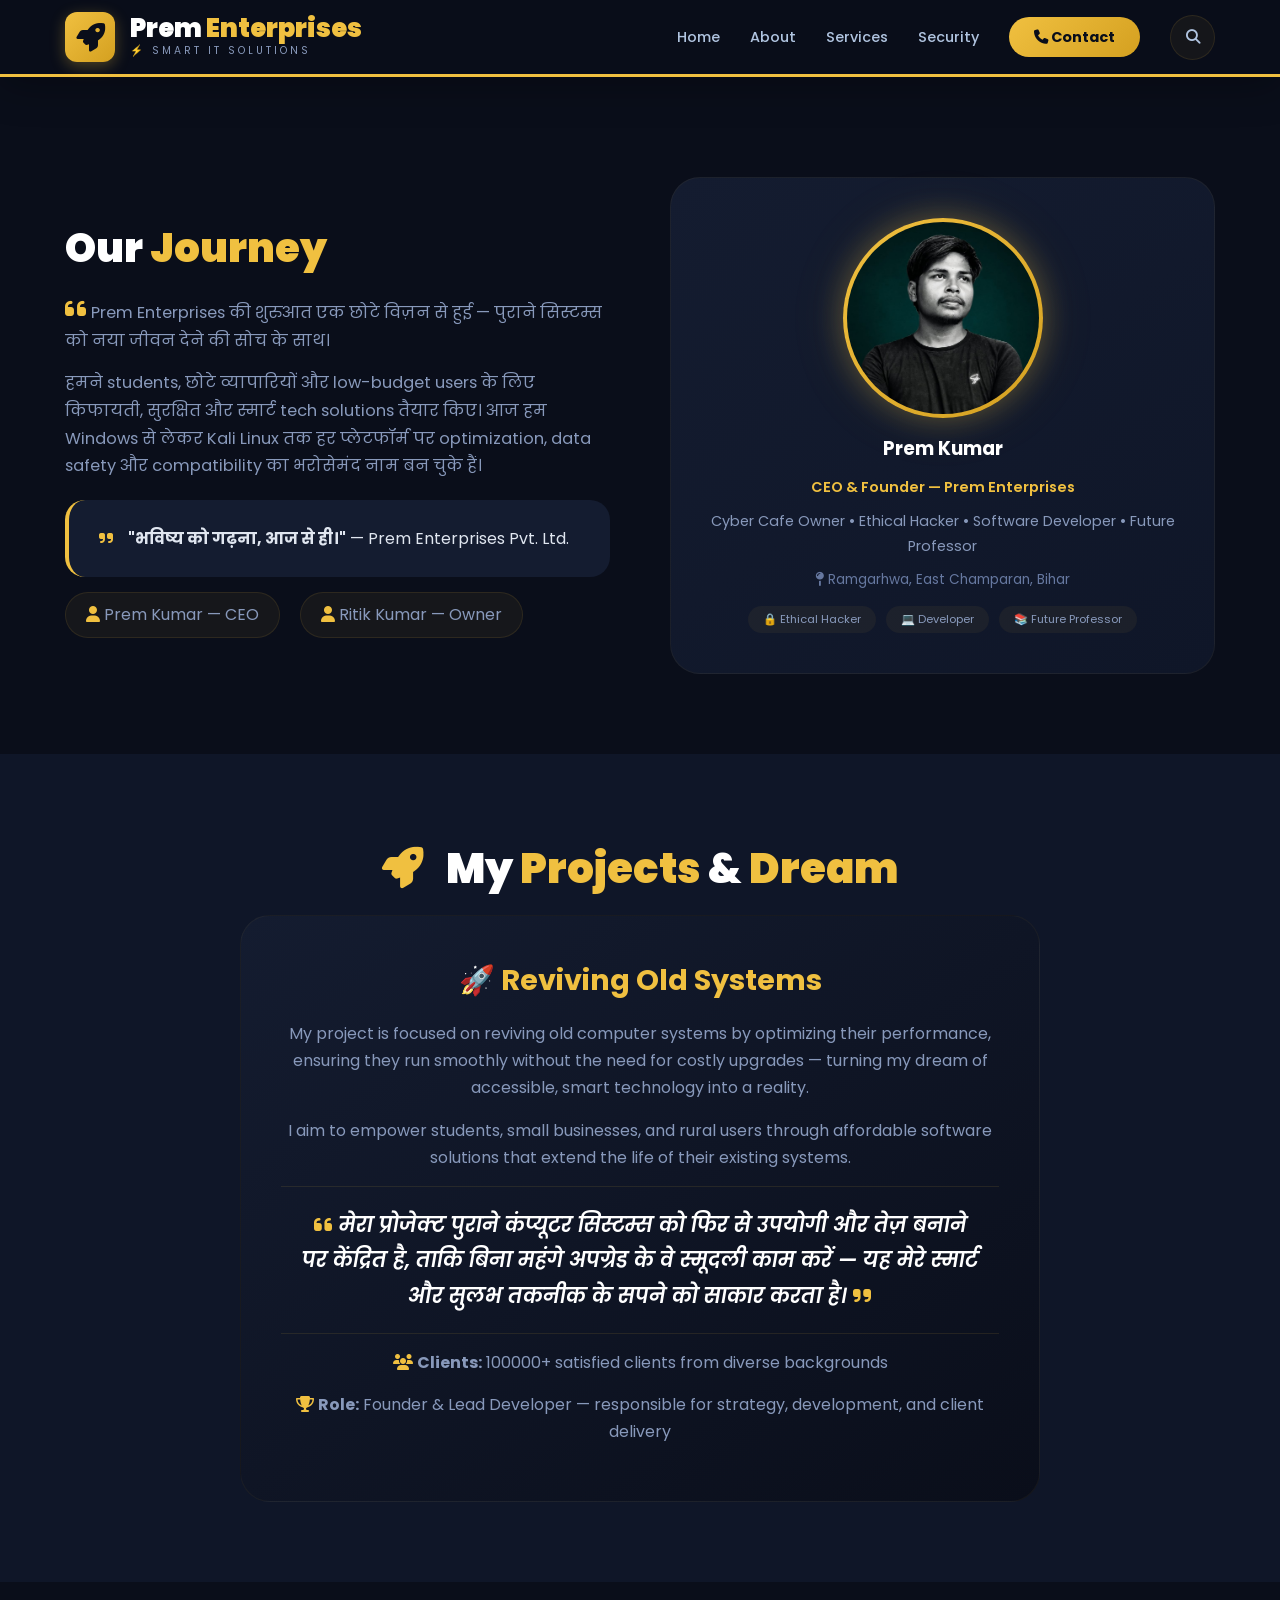
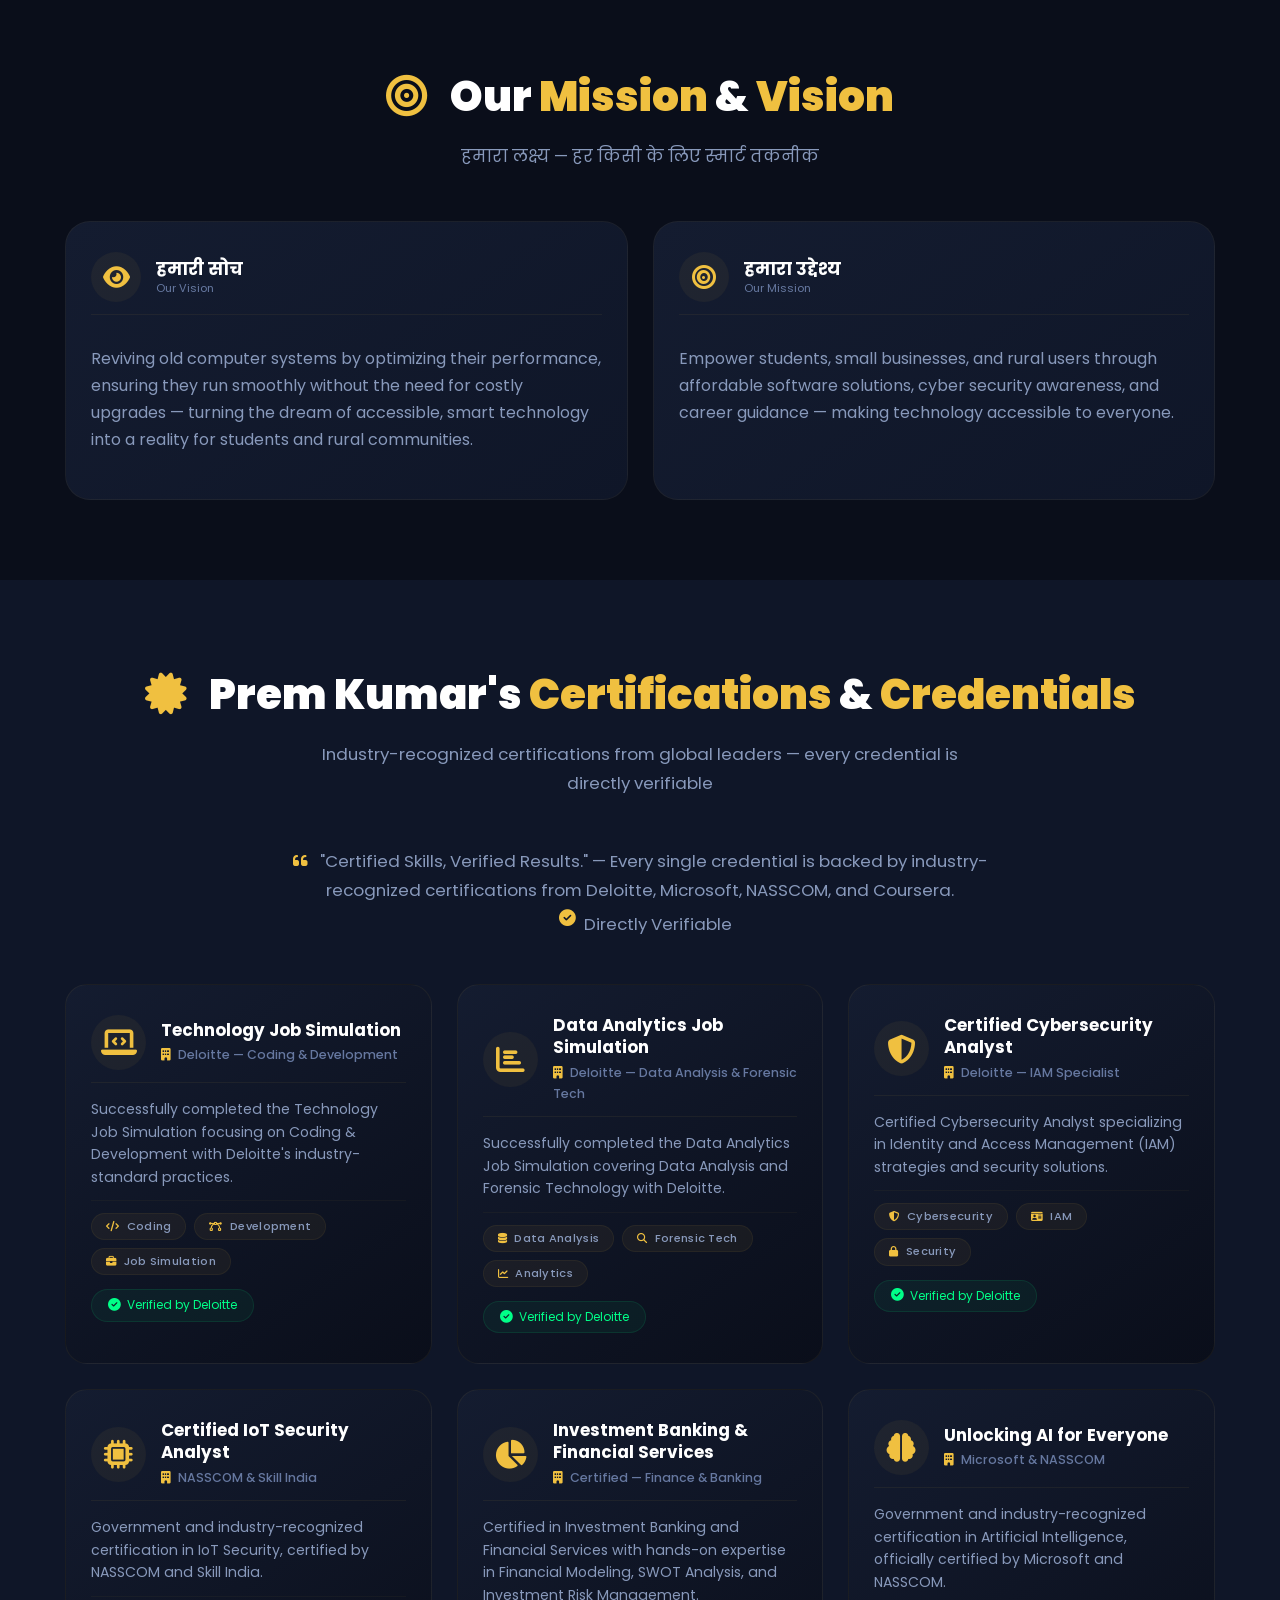
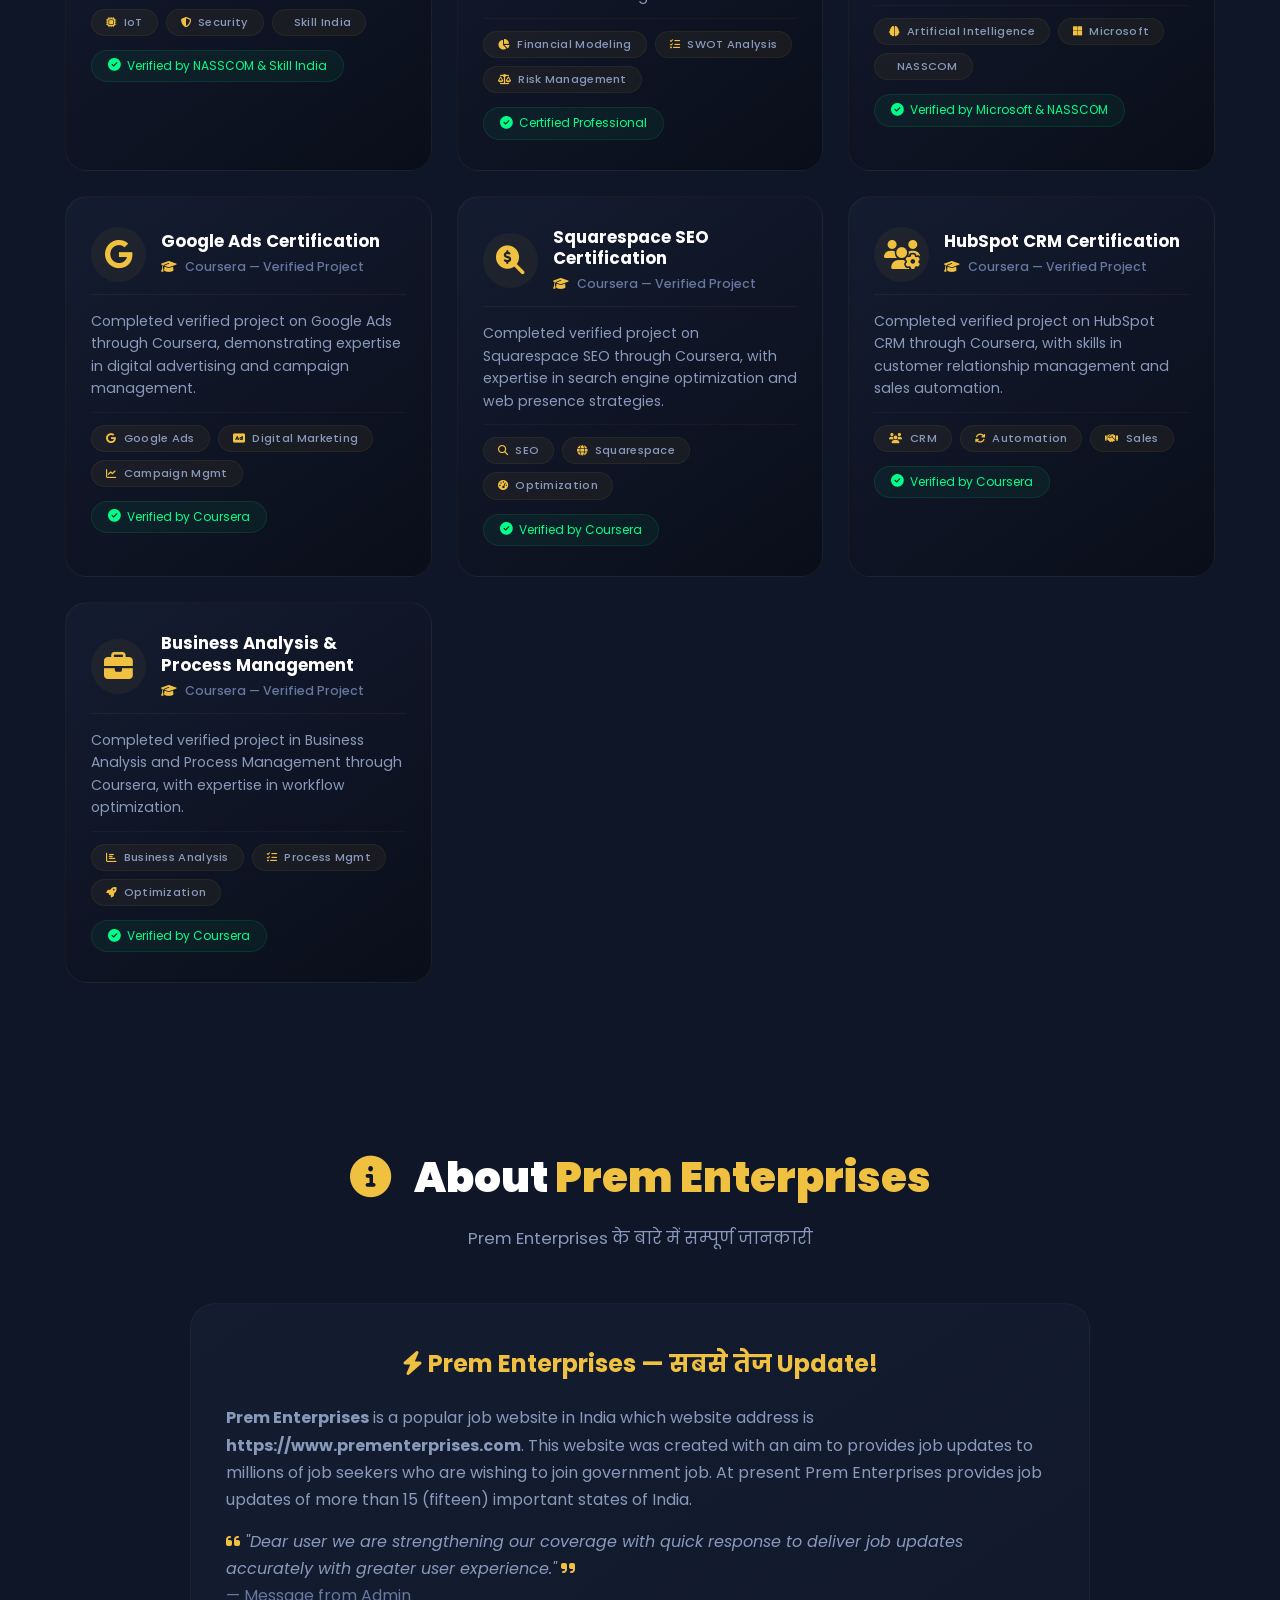
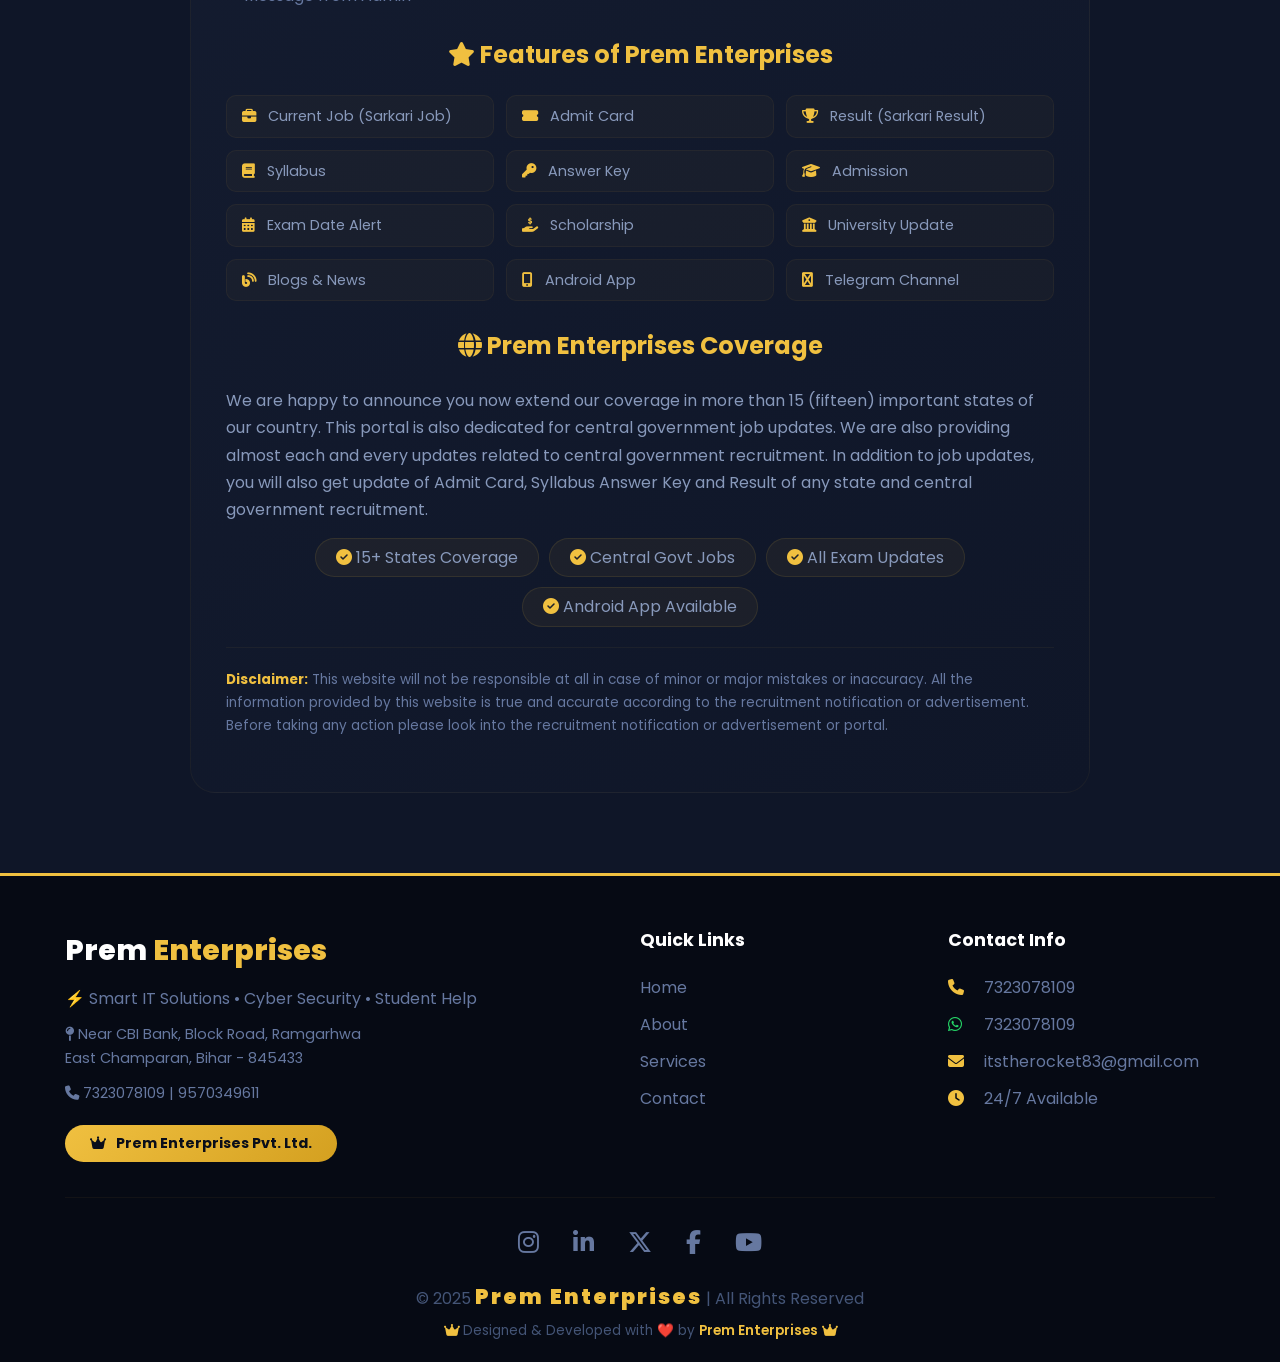
<file: about.html>
<!DOCTYPE html>
<html lang="hi">
<head>
    <meta charset="UTF-8">
    <meta name="viewport" content="width=device-width, initial-scale=1.0">
    <title>About — Prem Enterprises</title>
    <link rel="stylesheet" href="https://cdnjs.cloudflare.com/ajax/libs/font-awesome/6.5.0/css/all.min.css">
    <link href="https://fonts.googleapis.com/css2?family=Poppins:wght@300;400;500;600;700;800;900&display=swap" rel="stylesheet">
    <link rel="stylesheet" href="css/style.css">
</head>
<body>

    <!-- ===== HEADER ===== -->
    <header>
        <div class="container header-flex">
            <div class="logo">
                <div class="logo-icon">
                    <i class="fas fa-rocket"></i>
                </div>
                <div class="logo-text">
                    <h1>Prem <span>Enterprises</span></h1>
                    <p>⚡ Smart IT Solutions</p>
                </div>
            </div>
            <div class="hamburger" id="hamburger">
                <i class="fas fa-bars"></i>
            </div>
<nav class="nav-links" id="navLinks">
                <a href="index.html">Home</a>
                <a href="about.html">About</a>
                <a href="services.html">Services</a>
                <a href="security.html">Security</a>
                <a href="contact.html" class="nav-cta"><i class="fas fa-phone"></i> Contact</a>
                <a href="#" class="search-icon-btn" title="Search (Ctrl+K)"><i class="fas fa-search"></i></a>
            </nav>
        </div>
    </header>

    <!-- ===== ABOUT / JOURNEY ===== -->
    <section id="about" class="about" style="padding-top:100px;">
        <div class="container about-grid">
            <div class="about-content">
                <h2>Our <span>Journey</span></h2>
                <p>
                    <i class="fas fa-quote-left" style="color:#f0c040;font-size:1.5rem;"></i>
                    Prem Enterprises की शुरुआत एक छोटे विज़न से हुई — पुराने सिस्टम्स को नया जीवन देने की सोच के साथ।
                </p>
                <p>
                    हमने students, छोटे व्यापारियों और low-budget users के लिए किफायती, सुरक्षित और स्मार्ट tech solutions तैयार किए। आज हम Windows से लेकर Kali Linux तक हर प्लेटफॉर्म पर optimization, data safety और compatibility का भरोसेमंद नाम बन चुके हैं।
                </p>
                <div class="highlight-box">
                    <i class="fas fa-quote-right"></i>
                    <strong>"भविष्य को गढ़ना, आज से ही।"</strong> — Prem Enterprises Pvt. Ltd.
                </div>
                <div style="margin-top:15px;display:flex;gap:20px;flex-wrap:wrap;">
                    <span style="background:rgba(240,192,64,0.05);padding:8px 20px;border-radius:30px;border:1px solid rgba(240,192,64,0.1);color:#8899bb;">
                        <i class="fas fa-user" style="color:#f0c040;"></i> Prem Kumar — CEO
                    </span>
                    <span style="background:rgba(240,192,64,0.05);padding:8px 20px;border-radius:30px;border:1px solid rgba(240,192,64,0.1);color:#8899bb;">
                        <i class="fas fa-user" style="color:#f0c040;"></i> Ritik Kumar — Owner
                    </span>
                </div>
            </div>
            <div class="about-card">
                <div class="profile-img">
                    <img src="prem kumar.jpeg" alt="Prem Kumar">
                </div>
                <h3>Prem Kumar</h3>
                <p class="role">CEO &amp; Founder — Prem Enterprises</p>
                <p>Cyber Cafe Owner • Ethical Hacker • Software Developer • Future Professor</p>
                <p style="font-size:0.85rem;color:#6678a0;margin-top:10px;">
                    <i class="fas fa-map-pin"></i> Ramgarhwa, East Champaran, Bihar
                </p>
                <div style="margin-top:15px;display:flex;gap:10px;justify-content:center;flex-wrap:wrap;">
                    <span style="background:rgba(240,192,64,0.05);padding:4px 15px;border-radius:20px;font-size:0.7rem;color:#8899bb;">🔒 Ethical Hacker</span>
                    <span style="background:rgba(240,192,64,0.05);padding:4px 15px;border-radius:20px;font-size:0.7rem;color:#8899bb;">💻 Developer</span>
                    <span style="background:rgba(240,192,64,0.05);padding:4px 15px;border-radius:20px;font-size:0.7rem;color:#8899bb;">📚 Future Professor</span>
                </div>
            </div>
        </div>
    </section>

    <!-- ===== PROJECTS ===== -->
    <section id="projects" class="projects">
        <div class="container">
            <div class="section-title">
                <i class="fas fa-rocket"></i> My <span class="gold">Projects</span> &amp; <span class="gold">Dream</span>
            </div>
            <div class="project-box">
                <h3>🚀 Reviving Old Systems</h3>
                <p>
                    My project is focused on reviving old computer systems by optimizing their performance, ensuring they run smoothly without the need for costly upgrades — turning my dream of accessible, smart technology into a reality.
                </p>
                <p>
                    I aim to empower students, small businesses, and rural users through affordable software solutions that extend the life of their existing systems.
                </p>
                <div class="quote">
                    <i class="fas fa-quote-left" style="color:#f0c040;"></i>
                    मेरा प्रोजेक्ट पुराने कंप्यूटर सिस्टम्स को फिर से उपयोगी और तेज़ बनाने पर केंद्रित है, ताकि बिना महंगे अपग्रेड के वे स्मूदली काम करें — यह मेरे स्मार्ट और सुलभ तकनीक के सपने को साकार करता है।
                    <i class="fas fa-quote-right" style="color:#f0c040;"></i>
                </div>
                <p style="margin-top:15px;">
                    <i class="fas fa-users" style="color:#f0c040;"></i>
                    <strong>Clients:</strong> 100000+ satisfied clients from diverse backgrounds
                </p>
                <p>
                    <i class="fas fa-trophy" style="color:#f0c040;"></i>
                    <strong>Role:</strong> Founder &amp; Lead Developer — responsible for strategy, development, and client delivery
                </p>
            </div>
        </div>
    </section>

    <!-- ===== MISSION / VISION ===== -->
    <section class="govt-services">
        <div class="container">
            <div class="section-title">
                <i class="fas fa-bullseye"></i> Our <span class="gold">Mission</span> &amp; <span class="gold">Vision</span>
            </div>
            <p class="section-sub">हमारा लक्ष्य — हर किसी के लिए स्मार्ट तकनीक</p>
            <div class="govt-grid">
                <div class="govt-card">
                    <div class="govt-header">
                        <i class="fas fa-eye" style="color:#f0c040;"></i>
                        <h3>हमारी सोच <small>Our Vision</small></h3>
                    </div>
                    <p style="color:#8899bb;padding:15px 0;line-height:1.7;">
                        Reviving old computer systems by optimizing their performance, ensuring they run smoothly without the need for costly upgrades — turning the dream of accessible, smart technology into a reality for students and rural communities.
                    </p>
                </div>
                <div class="govt-card">
                    <div class="govt-header">
                        <i class="fas fa-bullseye" style="color:#f0c040;"></i>
                        <h3>हमारा उद्देश्य <small>Our Mission</small></h3>
                    </div>
                    <p style="color:#8899bb;padding:15px 0;line-height:1.7;">
                        Empower students, small businesses, and rural users through affordable software solutions, cyber security awareness, and career guidance — making technology accessible to everyone.
                    </p>
                </div>
            </div>
        </div>
    </section>

    <!-- ===== CERTIFICATIONS & CREDENTIALS ===== -->
    <section id="certifications" class="certs-section">
        <div class="container">
            <div class="section-title">
                <i class="fas fa-certificate"></i> Prem Kumar's <span class="gold">Certifications</span> &amp; <span class="gold">Credentials</span>
            </div>
            <p class="section-sub">Industry-recognized certifications from global leaders — every credential is directly verifiable</p>
            <div class="certs-intro">
                <i class="fas fa-quote-left"></i> "Certified Skills, Verified Results." — Every single credential is backed by industry-recognized certifications from Deloitte, Microsoft, NASSCOM, and Coursera.
                <span class="cert-verify" style="display:inline-flex;margin-left:10px;"><i class="fas fa-check-circle"></i> Directly Verifiable</span>
            </div>

            <div class="certs-grid">
                <!-- 1. Deloitte - Technology Job Simulation -->
                <div class="cert-card">
                    <div class="cert-card-header">
                        <div class="cert-icon"><i class="fas fa-laptop-code"></i></div>
                        <div class="cert-info">
                            <h4>Technology Job Simulation</h4>
                            <span class="cert-issuer"><i class="fas fa-building"></i> Deloitte — Coding &amp; Development</span>
                        </div>
                    </div>
                    <div class="cert-desc">
                        Successfully completed the Technology Job Simulation focusing on Coding & Development with Deloitte's industry-standard practices.
                    </div>
                    <div class="cert-tags">
                        <span class="cert-tag"><i class="fas fa-code"></i> Coding</span>
                        <span class="cert-tag"><i class="fas fa-bezier-curve"></i> Development</span>
                        <span class="cert-tag"><i class="fas fa-briefcase"></i> Job Simulation</span>
                    </div>
                    <div class="cert-verify"><i class="fas fa-check-circle"></i> Verified by Deloitte</div>
                </div>

                <!-- 2. Deloitte - Data Analytics Job Simulation -->
                <div class="cert-card">
                    <div class="cert-card-header">
                        <div class="cert-icon"><i class="fas fa-chart-bar"></i></div>
                        <div class="cert-info">
                            <h4>Data Analytics Job Simulation</h4>
                            <span class="cert-issuer"><i class="fas fa-building"></i> Deloitte — Data Analysis &amp; Forensic Tech</span>
                        </div>
                    </div>
                    <div class="cert-desc">
                        Successfully completed the Data Analytics Job Simulation covering Data Analysis and Forensic Technology with Deloitte.
                    </div>
                    <div class="cert-tags">
                        <span class="cert-tag"><i class="fas fa-database"></i> Data Analysis</span>
                        <span class="cert-tag"><i class="fas fa-search"></i> Forensic Tech</span>
                        <span class="cert-tag"><i class="fas fa-chart-line"></i> Analytics</span>
                    </div>
                    <div class="cert-verify"><i class="fas fa-check-circle"></i> Verified by Deloitte</div>
                </div>

                <!-- 3. Deloitte - Cybersecurity Analyst -->
                <div class="cert-card">
                    <div class="cert-card-header">
                        <div class="cert-icon"><i class="fas fa-shield-alt"></i></div>
                        <div class="cert-info">
                            <h4>Certified Cybersecurity Analyst</h4>
                            <span class="cert-issuer"><i class="fas fa-building"></i> Deloitte — IAM Specialist</span>
                        </div>
                    </div>
                    <div class="cert-desc">
                        Certified Cybersecurity Analyst specializing in Identity and Access Management (IAM) strategies and security solutions.
                    </div>
                    <div class="cert-tags">
                        <span class="cert-tag"><i class="fas fa-shield-alt"></i> Cybersecurity</span>
                        <span class="cert-tag"><i class="fas fa-id-card"></i> IAM</span>
                        <span class="cert-tag"><i class="fas fa-lock"></i> Security</span>
                    </div>
                    <div class="cert-verify"><i class="fas fa-check-circle"></i> Verified by Deloitte</div>
                </div>

                <!-- 4. NASSCOM & Skill India - IoT Security Analyst -->
                <div class="cert-card">
                    <div class="cert-card-header">
                        <div class="cert-icon"><i class="fas fa-microchip"></i></div>
                        <div class="cert-info">
                            <h4>Certified IoT Security Analyst</h4>
                            <span class="cert-issuer"><i class="fas fa-building"></i> NASSCOM &amp; Skill India</span>
                        </div>
                    </div>
                    <div class="cert-desc">
                        Government and industry-recognized certification in IoT Security, certified by NASSCOM and Skill India.
                    </div>
                    <div class="cert-tags">
                        <span class="cert-tag"><i class="fas fa-microchip"></i> IoT</span>
                        <span class="cert-tag"><i class="fas fa-shield-alt"></i> Security</span>
                        <span class="cert-tag"><i class="fas fa-flag-india"></i> Skill India</span>
                    </div>
                    <div class="cert-verify"><i class="fas fa-check-circle"></i> Verified by NASSCOM &amp; Skill India</div>
                </div>

                <!-- 5. Investment Banking & Financial Services -->
                <div class="cert-card">
                    <div class="cert-card-header">
                        <div class="cert-icon"><i class="fas fa-chart-pie"></i></div>
                        <div class="cert-info">
                            <h4>Investment Banking &amp; Financial Services</h4>
                            <span class="cert-issuer"><i class="fas fa-building"></i> Certified — Finance &amp; Banking</span>
                        </div>
                    </div>
                    <div class="cert-desc">
                        Certified in Investment Banking and Financial Services with hands-on expertise in Financial Modeling, SWOT Analysis, and Investment Risk Management.
                    </div>
                    <div class="cert-tags">
                        <span class="cert-tag"><i class="fas fa-chart-pie"></i> Financial Modeling</span>
                        <span class="cert-tag"><i class="fas fa-tasks"></i> SWOT Analysis</span>
                        <span class="cert-tag"><i class="fas fa-balance-scale"></i> Risk Management</span>
                    </div>
                    <div class="cert-verify"><i class="fas fa-check-circle"></i> Certified Professional</div>
                </div>

                <!-- 6. Microsoft & NASSCOM - AI -->
                <div class="cert-card">
                    <div class="cert-card-header">
                        <div class="cert-icon"><i class="fas fa-brain"></i></div>
                        <div class="cert-info">
                            <h4>Unlocking AI for Everyone</h4>
                            <span class="cert-issuer"><i class="fas fa-building"></i> Microsoft &amp; NASSCOM</span>
                        </div>
                    </div>
                    <div class="cert-desc">
                        Government and industry-recognized certification in Artificial Intelligence, officially certified by Microsoft and NASSCOM.
                    </div>
                    <div class="cert-tags">
                        <span class="cert-tag"><i class="fas fa-brain"></i> Artificial Intelligence</span>
                        <span class="cert-tag"><i class="fab fa-microsoft"></i> Microsoft</span>
                        <span class="cert-tag"><i class="fas fa-flag-india"></i> NASSCOM</span>
                    </div>
                    <div class="cert-verify"><i class="fas fa-check-circle"></i> Verified by Microsoft &amp; NASSCOM</div>
                </div>

                <!-- 7. Coursera - Google Ads -->
                <div class="cert-card">
                    <div class="cert-card-header">
                        <div class="cert-icon"><i class="fab fa-google"></i></div>
                        <div class="cert-info">
                            <h4>Google Ads Certification</h4>
                            <span class="cert-issuer"><i class="fas fa-graduation-cap"></i> Coursera — Verified Project</span>
                        </div>
                    </div>
                    <div class="cert-desc">
                        Completed verified project on Google Ads through Coursera, demonstrating expertise in digital advertising and campaign management.
                    </div>
                    <div class="cert-tags">
                        <span class="cert-tag"><i class="fab fa-google"></i> Google Ads</span>
                        <span class="cert-tag"><i class="fas fa-ad"></i> Digital Marketing</span>
                        <span class="cert-tag"><i class="fas fa-chart-line"></i> Campaign Mgmt</span>
                    </div>
                    <div class="cert-verify"><i class="fas fa-check-circle"></i> Verified by Coursera</div>
                </div>

                <!-- 8. Coursera - Squarespace SEO -->
                <div class="cert-card">
                    <div class="cert-card-header">
                        <div class="cert-icon"><i class="fas fa-search-dollar"></i></div>
                        <div class="cert-info">
                            <h4>Squarespace SEO Certification</h4>
                            <span class="cert-issuer"><i class="fas fa-graduation-cap"></i> Coursera — Verified Project</span>
                        </div>
                    </div>
                    <div class="cert-desc">
                        Completed verified project on Squarespace SEO through Coursera, with expertise in search engine optimization and web presence strategies.
                    </div>
                    <div class="cert-tags">
                        <span class="cert-tag"><i class="fas fa-search"></i> SEO</span>
                        <span class="cert-tag"><i class="fas fa-globe"></i> Squarespace</span>
                        <span class="cert-tag"><i class="fas fa-tachometer-alt"></i> Optimization</span>
                    </div>
                    <div class="cert-verify"><i class="fas fa-check-circle"></i> Verified by Coursera</div>
                </div>

                <!-- 9. Coursera - HubSpot CRM -->
                <div class="cert-card">
                    <div class="cert-card-header">
                        <div class="cert-icon"><i class="fas fa-users-cog"></i></div>
                        <div class="cert-info">
                            <h4>HubSpot CRM Certification</h4>
                            <span class="cert-issuer"><i class="fas fa-graduation-cap"></i> Coursera — Verified Project</span>
                        </div>
                    </div>
                    <div class="cert-desc">
                        Completed verified project on HubSpot CRM through Coursera, with skills in customer relationship management and sales automation.
                    </div>
                    <div class="cert-tags">
                        <span class="cert-tag"><i class="fas fa-users"></i> CRM</span>
                        <span class="cert-tag"><i class="fas fa-sync-alt"></i> Automation</span>
                        <span class="cert-tag"><i class="fas fa-handshake"></i> Sales</span>
                    </div>
                    <div class="cert-verify"><i class="fas fa-check-circle"></i> Verified by Coursera</div>
                </div>

                <!-- 10. Coursera - Business Analysis -->
                <div class="cert-card">
                    <div class="cert-card-header">
                        <div class="cert-icon"><i class="fas fa-briefcase"></i></div>
                        <div class="cert-info">
                            <h4>Business Analysis &amp; Process Management</h4>
                            <span class="cert-issuer"><i class="fas fa-graduation-cap"></i> Coursera — Verified Project</span>
                        </div>
                    </div>
                    <div class="cert-desc">
                        Completed verified project in Business Analysis and Process Management through Coursera, with expertise in workflow optimization.
                    </div>
                    <div class="cert-tags">
                        <span class="cert-tag"><i class="fas fa-chart-bar"></i> Business Analysis</span>
                        <span class="cert-tag"><i class="fas fa-tasks"></i> Process Mgmt</span>
                        <span class="cert-tag"><i class="fas fa-rocket"></i> Optimization</span>
                    </div>
                    <div class="cert-verify"><i class="fas fa-check-circle"></i> Verified by Coursera</div>
                </div>
            </div>
        </div>
    </section>

    <!-- ===== ABOUT PREM ENTERPRISES ===== -->
    <section class="main-services">
        <div class="container">
            <div class="section-title">
                <i class="fas fa-info-circle"></i> About <span class="gold">Prem Enterprises</span>
            </div>
            <p class="section-sub">Prem Enterprises के बारे में सम्पूर्ण जानकारी</p>
            <div class="about-fj-content" style="max-width:900px;margin:0 auto;">
                <h3><i class="fas fa-bolt"></i> Prem Enterprises — सबसे तेज Update!</h3>
                <p>
                    <strong>Prem Enterprises</strong> is a popular job website in India which website address is <strong>https://www.prementerprises.com</strong>. This website was created with an aim to provides job updates to millions of job seekers who are wishing to join government job. At present Prem Enterprises provides job updates of more than 15 (fifteen) important states of India.
                </p>
                <p>
                    <i class="fas fa-quote-left" style="color:#f0c040;"></i>
                    <em>"Dear user we are strengthening our coverage with quick response to deliver job updates accurately with greater user experience."</em>
                    <i class="fas fa-quote-right" style="color:#f0c040;"></i>
                    <br><span style="color:#6678a0;">— Message from Admin</span>
                </p>
                <h3 style="margin-top:25px;"><i class="fas fa-star"></i> Features of Prem Enterprises</h3>
                <ul class="fj-features">
                    <li><i class="fas fa-briefcase"></i> Current Job (Sarkari Job)</li>
                    <li><i class="fas fa-ticket-alt"></i> Admit Card</li>
                    <li><i class="fas fa-trophy"></i> Result (Sarkari Result)</li>
                    <li><i class="fas fa-book"></i> Syllabus</li>
                    <li><i class="fas fa-key"></i> Answer Key</li>
                    <li><i class="fas fa-graduation-cap"></i> Admission</li>
                    <li><i class="fas fa-calendar-alt"></i> Exam Date Alert</li>
                    <li><i class="fas fa-hand-holding-usd"></i> Scholarship</li>
                    <li><i class="fas fa-university"></i> University Update</li>
                    <li><i class="fas fa-blog"></i> Blogs &amp; News</li>
                    <li><i class="fas fa-mobile-alt"></i> Android App</li>
                    <li><i class="fas fa-telegram"></i> Telegram Channel</li>
                </ul>
                <h3 style="margin-top:25px;"><i class="fas fa-globe"></i> Prem Enterprises Coverage</h3>
                <p>
                    We are happy to announce you now extend our coverage in more than 15 (fifteen) important states of our country. This portal is also dedicated for central government job updates. We are also providing almost each and every updates related to central government recruitment. In addition to job updates, you will also get update of Admit Card, Syllabus Answer Key and Result of any state and central government recruitment.
                </p>
                <div style="margin-top:15px;display:flex;flex-wrap:wrap;gap:10px;justify-content:center;">
                    <span style="background:rgba(240,192,64,0.05);padding:5px 20px;border-radius:20px;border:1px solid rgba(240,192,64,0.1);color:#8899bb;"><i class="fas fa-check-circle" style="color:#f0c040;"></i> 15+ States Coverage</span>
                    <span style="background:rgba(240,192,64,0.05);padding:5px 20px;border-radius:20px;border:1px solid rgba(240,192,64,0.1);color:#8899bb;"><i class="fas fa-check-circle" style="color:#f0c040;"></i> Central Govt Jobs</span>
                    <span style="background:rgba(240,192,64,0.05);padding:5px 20px;border-radius:20px;border:1px solid rgba(240,192,64,0.1);color:#8899bb;"><i class="fas fa-check-circle" style="color:#f0c040;"></i> All Exam Updates</span>
                    <span style="background:rgba(240,192,64,0.05);padding:5px 20px;border-radius:20px;border:1px solid rgba(240,192,64,0.1);color:#8899bb;"><i class="fas fa-check-circle" style="color:#f0c040;"></i> Android App Available</span>
                </div>
                <div style="margin-top:20px;padding-top:20px;border-top:1px solid rgba(240,192,64,0.05);">
                    <p style="font-size:0.85rem;color:#6678a0;">
                        <strong style="color:#f0c040;">Disclaimer:</strong> This website will not be responsible at all in case of minor or major mistakes or inaccuracy. All the information provided by this website is true and accurate according to the recruitment notification or advertisement. Before taking any action please look into the recruitment notification or advertisement or portal.
                    </p>
                </div>
            </div>
        </div>
    </section>

    <!-- ===== FOOTER ===== -->
    <footer>
        <div class="container">
            <div class="footer-grid">
                <div class="footer-brand">
                    <h2>Prem <span>Enterprises</span></h2>
                    <p>⚡ Smart IT Solutions • Cyber Security • Student Help</p>
                    <p style="font-size:0.9rem;color:#6678a0;">
                        <i class="fas fa-map-pin"></i> Near CBI Bank, Block Road, Ramgarhwa<br>
                        East Champaran, Bihar - 845433
                    </p>
                    <p style="font-size:0.9rem;color:#6678a0;">
                        <i class="fas fa-phone"></i> 7323078109 | 9570349611
                    </p>
                    <div class="prem-badge">
                        <i class="fas fa-crown"></i>
                        Prem Enterprises Pvt. Ltd.
                    </div>
                </div>
                <div class="footer-links">
                    <h4>Quick Links</h4>
                    <a href="index.html">Home</a>
                    <a href="about.html">About</a>
                    <a href="services.html">Services</a>
                    <a href="contact.html">Contact</a>
                </div>
                <div class="footer-contact">
                    <h4>Contact Info</h4>
                    <p><i class="fas fa-phone"></i> 7323078109</p>
                    <p><i class="fab fa-whatsapp" style="color:#25D366;"></i> 7323078109</p>
                    <p><i class="fas fa-envelope"></i> itstherocket83@gmail.com</p>
                    <p><i class="fas fa-clock"></i> 24/7 Available</p>
                </div>
            </div>
            <div class="footer-bottom">
                <div class="footer-social">
                    <a href="#"><i class="fab fa-instagram"></i></a>
                    <a href="https://www.linkedin.com/in/ritik-kumar-prem-kumar-542814286/"><i class="fab fa-linkedin-in"></i></a>
                    <a href="#"><i class="fab fa-x-twitter"></i></a>
                    <a href="#"><i class="fab fa-facebook-f"></i></a>
                    <a href="#"><i class="fab fa-youtube"></i></a>
                </div>
                <p>
                    &copy; 2025 <span class="prem-enterprises">Prem Enterprises</span> | All Rights Reserved
                </p>
                <p style="font-size:0.85rem;color:#445577;margin-top:5px;">
                    <i class="fas fa-crown" style="color:#f0c040;"></i>
                    Designed &amp; Developed with ❤️ by <span style="color:#f0c040;font-weight:600;">Prem Enterprises</span>
                    <i class="fas fa-crown" style="color:#f0c040;"></i>
                </p>
            </div>
        </div>
    </footer>

    <!-- ===== SEARCH OVERLAY ===== -->
    <div id="searchOverlay" class="search-overlay">
        <div class="search-close" id="searchClose">
            <i class="fas fa-times"></i>
        </div>
        <div class="search-input-wrap">
            <i class="fas fa-search"></i>
            <input type="text" id="searchInput" placeholder="Search something... कुछ खोजें..." autocomplete="off">
        </div>
        <div id="searchResults" class="search-results"></div>
    </div>

    <script src="js/script.js"></script>
</body>
</html>
</file>
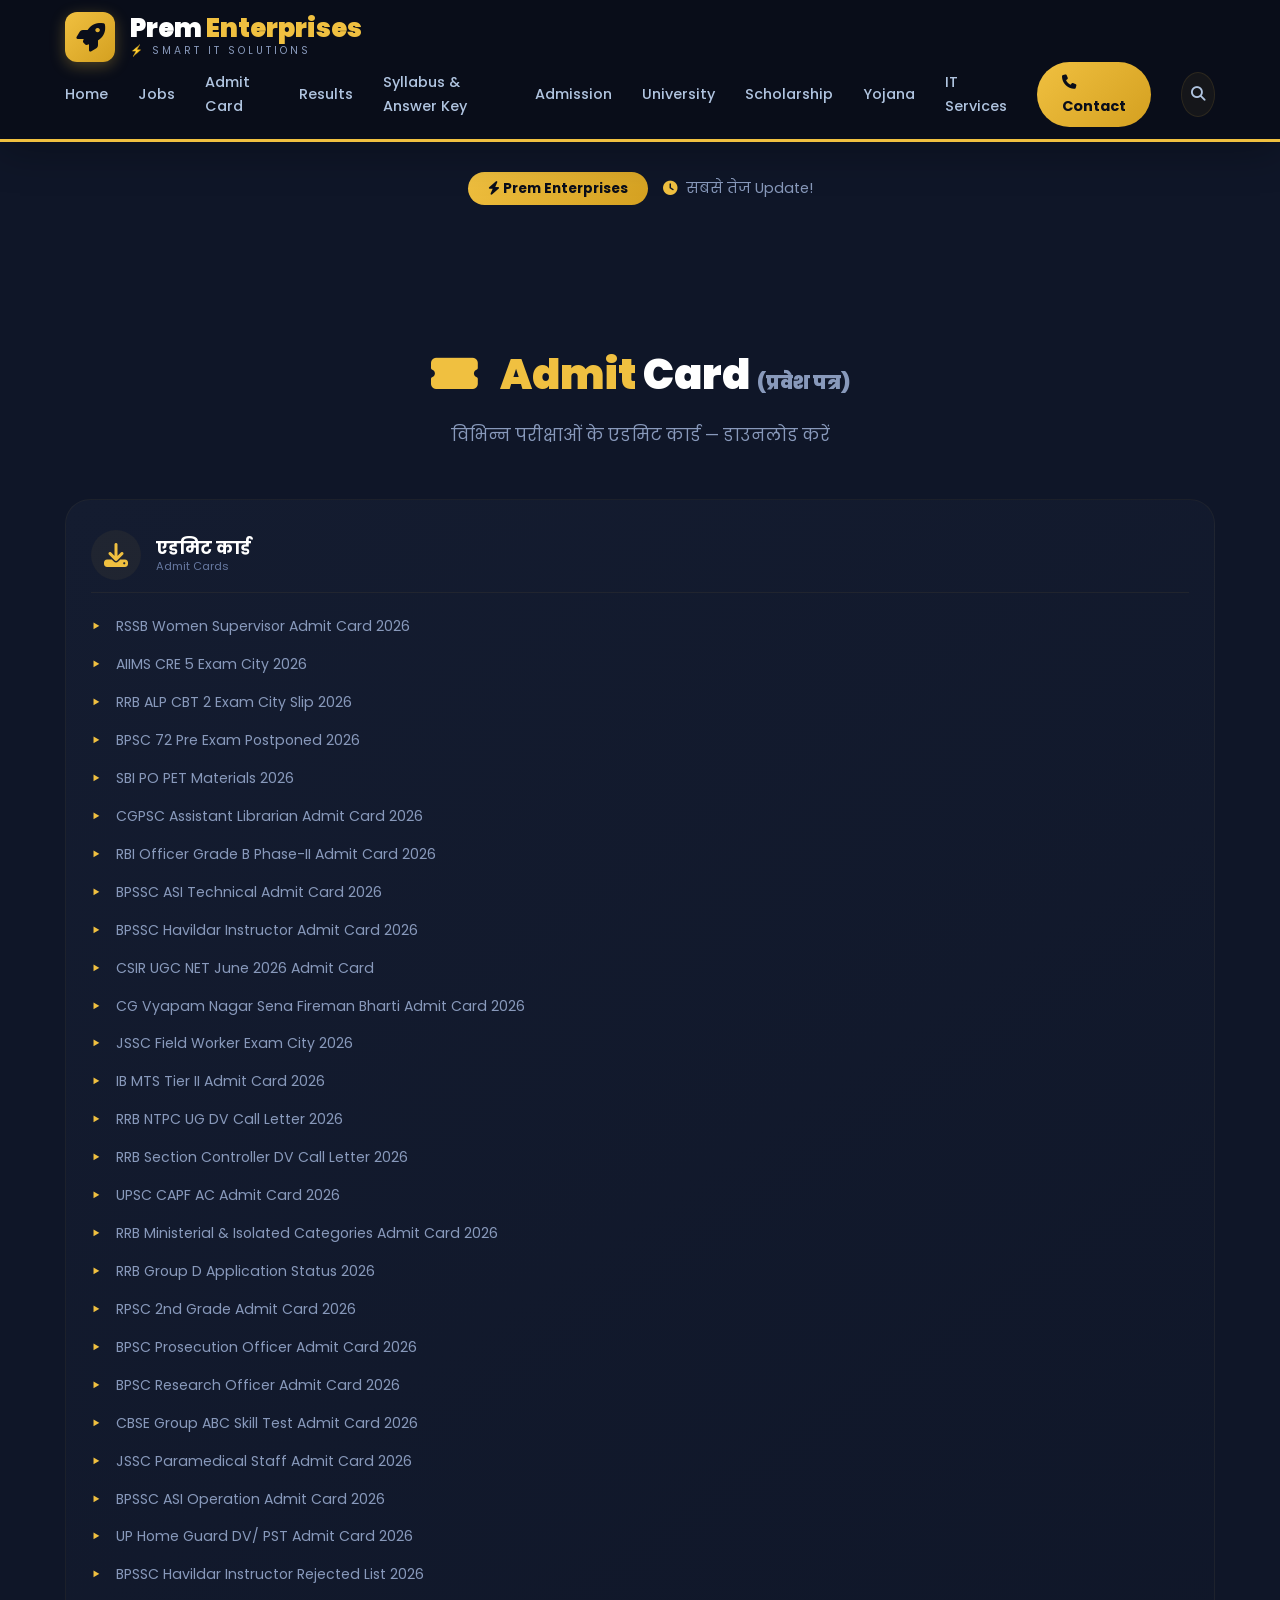
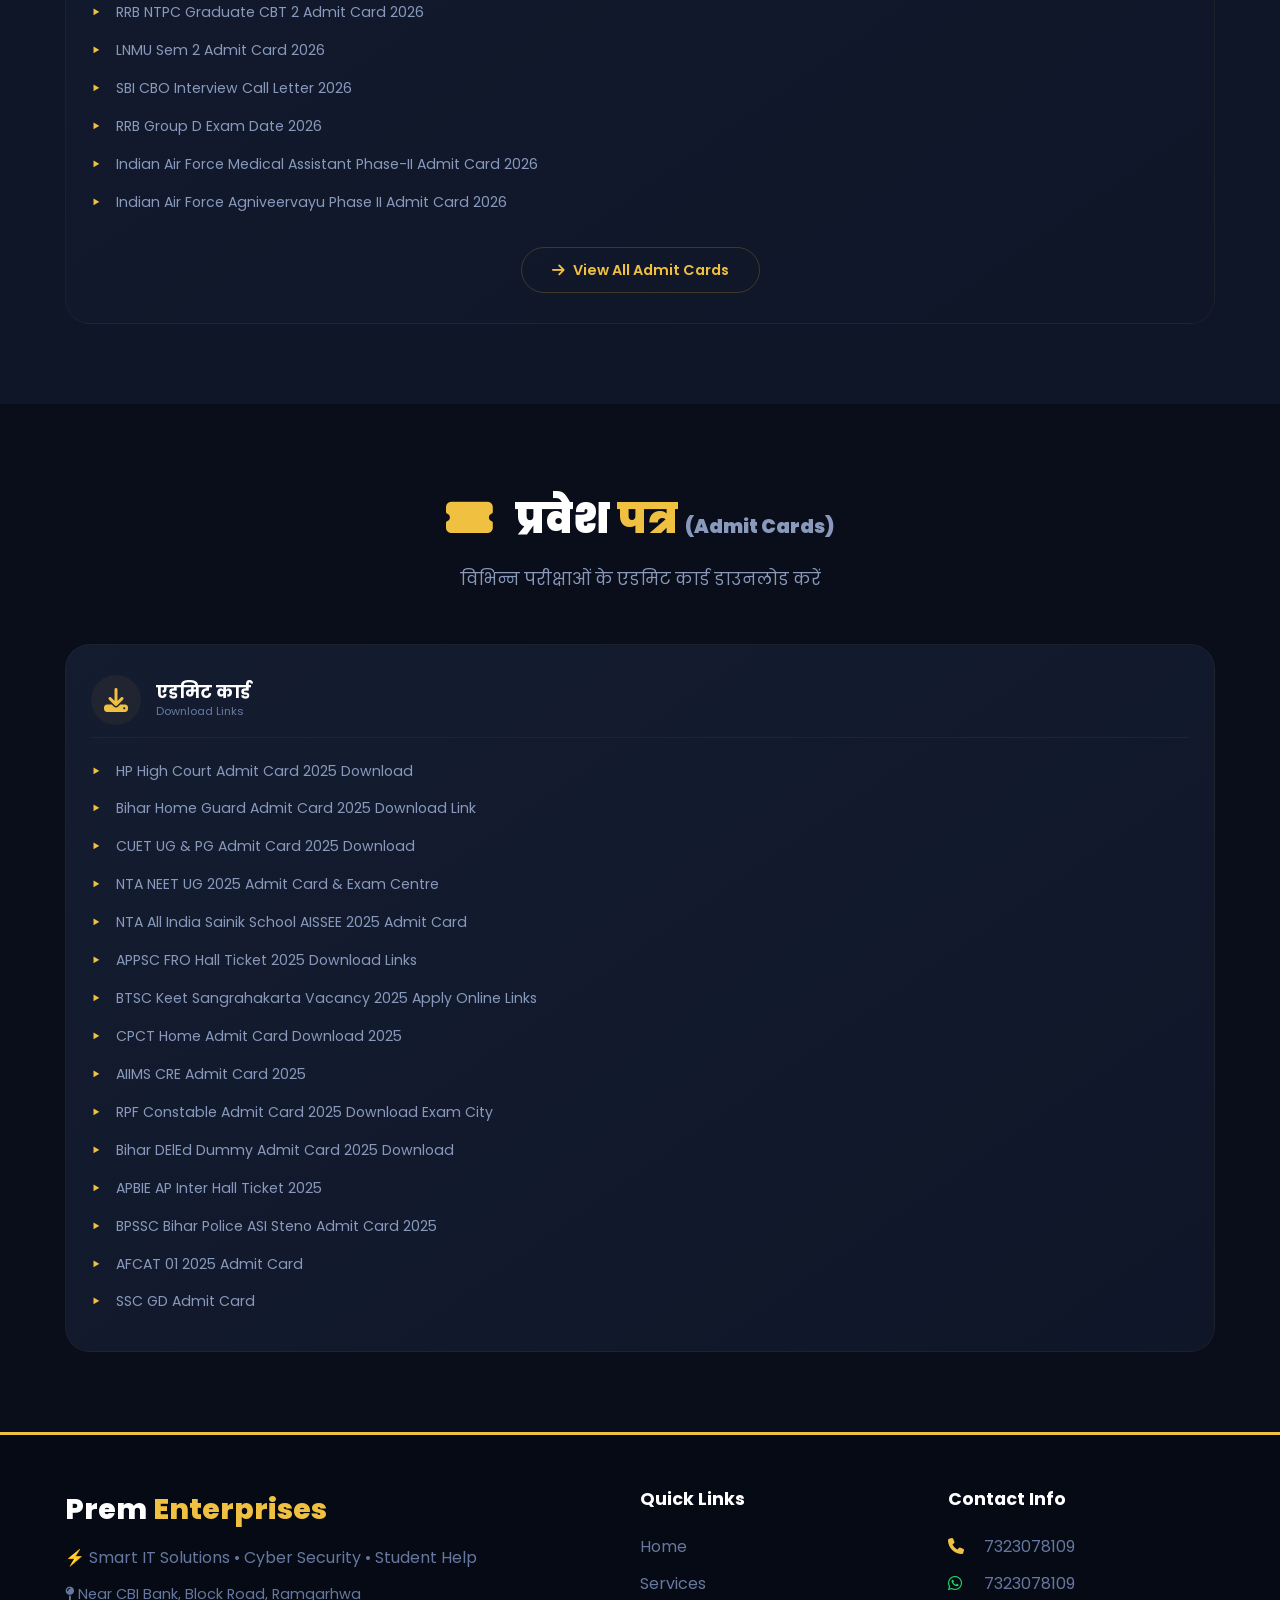
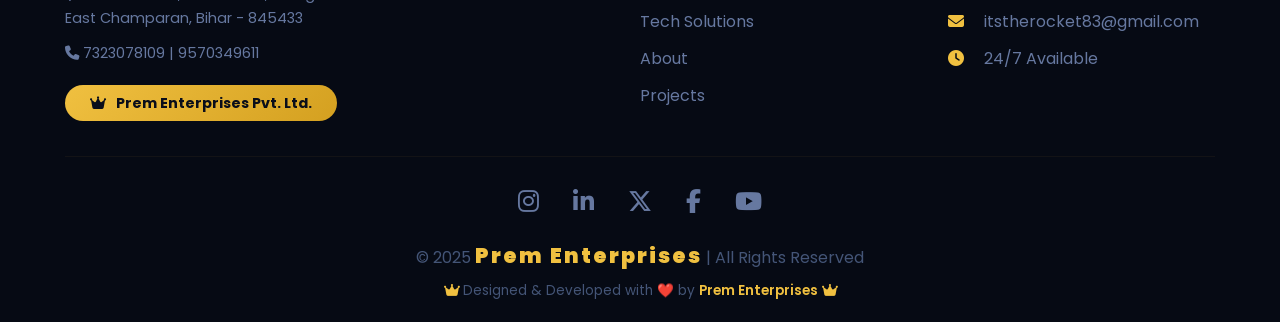
<file: admit-card.html>
<!DOCTYPE html>
<html lang="hi">
<head>
    <meta charset="UTF-8">
    <meta name="viewport" content="width=device-width, initial-scale=1.0">
    <title>Admit Card — Prem Enterprises</title>
    <link rel="stylesheet" href="https://cdnjs.cloudflare.com/ajax/libs/font-awesome/6.5.0/css/all.min.css">
    <link href="https://fonts.googleapis.com/css2?family=Poppins:wght@300;400;500;600;700;800;900&display=swap" rel="stylesheet">
    <link rel="stylesheet" href="css/style.css">
</head>
<body>

    <!-- ===== HEADER ===== -->
    <header>
        <div class="container header-flex">
            <div class="logo">
                <div class="logo-icon">
                    <i class="fas fa-rocket"></i>
                </div>
                <div class="logo-text">
                    <h1>Prem <span>Enterprises</span></h1>
                    <p>⚡ Smart IT Solutions</p>
                </div>
            </div>
            <div class="hamburger" id="hamburger">
                <i class="fas fa-bars"></i>
            </div>
            <nav class="nav-links" id="navLinks">
                <a href="index.html">Home</a>
                <a href="jobs.html">Jobs</a>
                <a href="admit-card.html">Admit Card</a>
                <a href="results.html">Results</a>
                <a href="syllabus.html">Syllabus & Answer Key</a>
                <a href="services.html">Admission</a>
                <a href="services.html">University</a>
                <a href="services.html">Scholarship</a>
                <a href="services.html">Yojana</a>
                <a href="services.html">IT Services</a>
                <a href="contact.html" class="nav-cta"><i class="fas fa-phone"></i> Contact</a>
                <a href="#" class="search-icon-btn" title="Search (Ctrl+K)"><i class="fas fa-search"></i></a>
            </nav>
        </div>
    </header>

    <!-- ===== PREM ENTERPRISES - TOP HEADER ===== -->
    <section class="main-services" style="padding:30px 0;">
        <div class="container">
            <div class="fj-meta">
                <span class="fj-badge"><i class="fas fa-bolt"></i> Prem Enterprises</span>
                <span class="fj-tagline"><i class="fas fa-clock"></i> सबसे तेज Update!</span>
            </div>
        </div>
    </section>

    <!-- ===== ADMIT CARDS (प्रवेश पत्र) - Expanded ===== -->
    <section id="admit-cards-fj" class="main-services">
        <div class="container">
            <div class="section-title">
                <i class="fas fa-ticket-alt"></i> <span class="gold">Admit</span> Card <span style="font-size:1.2rem;color:#8899bb;">(प्रवेश पत्र)</span>
            </div>
            <p class="section-sub">विभिन्न परीक्षाओं के एडमिट कार्ड — डाउनलोड करें</p>
            <div class="govt-grid">
                <div class="govt-card">
                    <div class="govt-header">
                        <i class="fas fa-download" style="color:#f0c040;"></i>
                        <h3>एडमिट कार्ड <small>Admit Cards</small></h3>
                    </div>
<ul>
                        <li><a href="#" class="service-link">RSSB Women Supervisor Admit Card 2026</a></li>
                        <li><a href="#" class="service-link">AIIMS CRE 5 Exam City 2026</a></li>
                        <li><a href="#" class="service-link">RRB ALP CBT 2 Exam City Slip 2026</a></li>
                        <li><a href="#" class="service-link">BPSC 72 Pre Exam Postponed 2026</a></li>
                        <li><a href="#" class="service-link">SBI PO PET Materials 2026</a></li>
                        <li><a href="#" class="service-link">CGPSC Assistant Librarian Admit Card 2026</a></li>
                        <li><a href="#" class="service-link">RBI Officer Grade B Phase-II Admit Card 2026</a></li>
                        <li><a href="#" class="service-link">BPSSC ASI Technical Admit Card 2026</a></li>
                        <li><a href="#" class="service-link">BPSSC Havildar Instructor Admit Card 2026</a></li>
                        <li><a href="#" class="service-link">CSIR UGC NET June 2026 Admit Card</a></li>
                        <li><a href="#" class="service-link">CG Vyapam Nagar Sena Fireman Bharti Admit Card 2026</a></li>
                        <li><a href="#" class="service-link">JSSC Field Worker Exam City 2026</a></li>
                        <li><a href="#" class="service-link">IB MTS Tier II Admit Card 2026</a></li>
                        <li><a href="#" class="service-link">RRB NTPC UG DV Call Letter 2026</a></li>
                        <li><a href="#" class="service-link">RRB Section Controller DV Call Letter 2026</a></li>
                        <li><a href="#" class="service-link">UPSC CAPF AC Admit Card 2026</a></li>
                        <li><a href="#" class="service-link">RRB Ministerial &amp; Isolated Categories Admit Card 2026</a></li>
                        <li><a href="#" class="service-link">RRB Group D Application Status 2026</a></li>
                        <li><a href="#" class="service-link">RPSC 2nd Grade Admit Card 2026</a></li>
                        <li><a href="#" class="service-link">BPSC Prosecution Officer Admit Card 2026</a></li>
                        <li><a href="#" class="service-link">BPSC Research Officer Admit Card 2026</a></li>
                        <li><a href="#" class="service-link">CBSE Group ABC Skill Test Admit Card 2026</a></li>
                        <li><a href="#" class="service-link">JSSC Paramedical Staff Admit Card 2026</a></li>
                        <li><a href="#" class="service-link">BPSSC ASI Operation Admit Card 2026</a></li>
                        <li><a href="#" class="service-link">UP Home Guard DV/ PST Admit Card 2026</a></li>
                        <li><a href="#" class="service-link">BPSSC Havildar Instructor Rejected List 2026</a></li>
                        <li><a href="#" class="service-link">RRB NTPC Graduate CBT 2 Admit Card 2026</a></li>
                        <li><a href="#" class="service-link">LNMU Sem 2 Admit Card 2026</a></li>
                        <li><a href="#" class="service-link">SBI CBO Interview Call Letter 2026</a></li>
                        <li><a href="#" class="service-link">RRB Group D Exam Date 2026</a></li>
                        <li><a href="#" class="service-link">Indian Air Force Medical Assistant Phase-II Admit Card 2026</a></li>
                        <li><a href="#" class="service-link">Indian Air Force Agniveervayu Phase II Admit Card 2026</a></li>
                    </ul>
                    <div class="view-all-wrap">
                        <a href="admit-card.html" class="view-all-link"><i class="fas fa-arrow-right"></i> View All Admit Cards</a>
                    </div>
                </div>
            </div>
        </div>
    </section>

    <!-- ===== ADMIT CARDS (प्रवेश पत्र) #2 ===== -->
    <section id="admit-cards" class="govt-services">
        <div class="container">
            <div class="section-title">
                <i class="fas fa-ticket-alt"></i> प्रवेश <span class="gold">पत्र</span> <span style="font-size:1.2rem;color:#8899bb;">(Admit Cards)</span>
            </div>
            <p class="section-sub">विभिन्न परीक्षाओं के एडमिट कार्ड डाउनलोड करें</p>
            <div class="govt-grid">
                <div class="govt-card">
                    <div class="govt-header">
                        <i class="fas fa-download" style="color:#f0c040;"></i>
                        <h3>एडमिट कार्ड <small>Download Links</small></h3>
                    </div>
                    <ul>
                        <li><a href="#" class="service-link">HP High Court Admit Card 2025 Download</a></li>
                        <li><a href="#" class="service-link">Bihar Home Guard Admit Card 2025 Download Link</a></li>
                        <li><a href="#" class="service-link">CUET UG &amp; PG Admit Card 2025 Download</a></li>
                        <li><a href="#" class="service-link">NTA NEET UG 2025 Admit Card &amp; Exam Centre</a></li>
                        <li><a href="#" class="service-link">NTA All India Sainik School AISSEE 2025 Admit Card</a></li>
                        <li><a href="#" class="service-link">APPSC FRO Hall Ticket 2025 Download Links</a></li>
                        <li><a href="#" class="service-link">BTSC Keet Sangrahakarta Vacancy 2025 Apply Online Links</a></li>
                        <li><a href="#" class="service-link">CPCT Home Admit Card Download 2025</a></li>
                        <li><a href="#" class="service-link">AIIMS CRE Admit Card 2025</a></li>
                        <li><a href="#" class="service-link">RPF Constable Admit Card 2025 Download Exam City</a></li>
                        <li><a href="#" class="service-link">Bihar DElEd Dummy Admit Card 2025 Download</a></li>
                        <li><a href="#" class="service-link">APBIE AP Inter Hall Ticket 2025</a></li>
                        <li><a href="#" class="service-link">BPSSC Bihar Police ASI Steno Admit Card 2025</a></li>
                        <li><a href="#" class="service-link">AFCAT 01 2025 Admit Card</a></li>
                        <li><a href="#" class="service-link">SSC GD Admit Card</a></li>
                    </ul>
                </div>
            </div>
        </div>
    </section>

    <!-- ===== FOOTER ===== -->
    <footer>
        <div class="container">
            <div class="footer-grid">
                <div class="footer-brand">
                    <h2>Prem <span>Enterprises</span></h2>
                    <p>⚡ Smart IT Solutions • Cyber Security • Student Help</p>
                    <p style="font-size:0.9rem;color:#6678a0;">
                        <i class="fas fa-map-pin"></i> Near CBI Bank, Block Road, Ramgarhwa<br>
                        East Champaran, Bihar - 845433
                    </p>
                    <p style="font-size:0.9rem;color:#6678a0;">
                        <i class="fas fa-phone"></i> 7323078109 | 9570349611
                    </p>
                    <div class="prem-badge">
                        <i class="fas fa-crown"></i>
                        Prem Enterprises Pvt. Ltd.
                    </div>
                </div>
                <div class="footer-links">
                    <h4>Quick Links</h4>
                    <a href="index.html">Home</a>
                    <a href="services.html">Services</a>
                    <a href="services.html">Tech Solutions</a>
                    <a href="index.html">About</a>
                    <a href="index.html">Projects</a>
                </div>
                <div class="footer-contact">
                    <h4>Contact Info</h4>
                    <p><i class="fas fa-phone"></i> 7323078109</p>
                    <p><i class="fab fa-whatsapp" style="color:#25D366;"></i> 7323078109</p>
                    <p><i class="fas fa-envelope"></i> itstherocket83@gmail.com</p>
                    <p><i class="fas fa-clock"></i> 24/7 Available</p>
                </div>
            </div>
            <div class="footer-bottom">
                <div class="footer-social">
                    <a href="#"><i class="fab fa-instagram"></i></a>
                    <a href="https://www.linkedin.com/in/ritik-kumar-prem-kumar-542814286/"><i class="fab fa-linkedin-in"></i></a>
                    <a href="#"><i class="fab fa-x-twitter"></i></a>
                    <a href="#"><i class="fab fa-facebook-f"></i></a>
                    <a href="#"><i class="fab fa-youtube"></i></a>
                </div>
                <p>
                    &copy; 2025 <span class="prem-enterprises">Prem Enterprises</span> | All Rights Reserved
                </p>
                <p style="font-size:0.85rem;color:#445577;margin-top:5px;">
                    <i class="fas fa-crown" style="color:#f0c040;"></i>
                    Designed &amp; Developed with ❤️ by <span style="color:#f0c040;font-weight:600;">Prem Enterprises</span>
                    <i class="fas fa-crown" style="color:#f0c040;"></i>
                </p>
            </div>
        </div>
    </footer>

    <!-- ===== SEARCH OVERLAY ===== -->
    <div id="searchOverlay" class="search-overlay">
        <div class="search-close" id="searchClose">
            <i class="fas fa-times"></i>
        </div>
        <div class="search-input-wrap">
            <i class="fas fa-search"></i>
            <input type="text" id="searchInput" placeholder="Search something... कुछ खोजें..." autocomplete="off">
        </div>
        <div id="searchResults" class="search-results"></div>
    </div>

    <script src="js/script.js"></script>
</body>
</html>
</file>
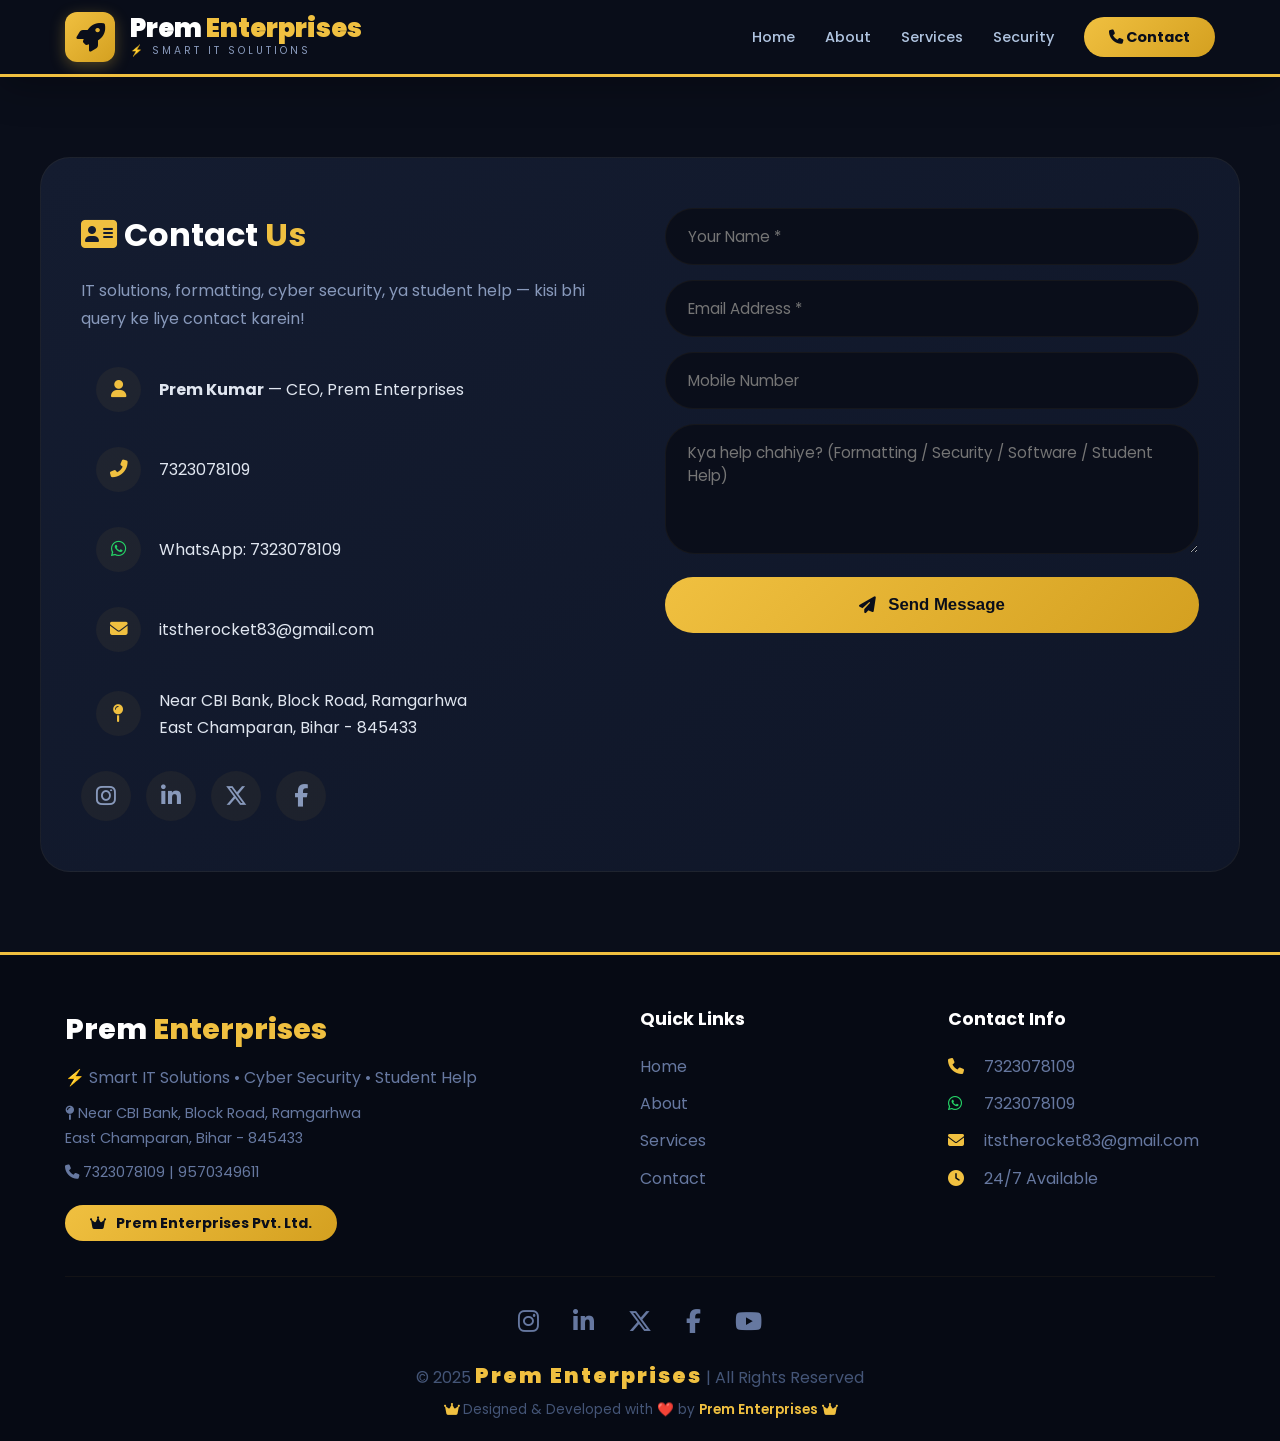
<file: contact.html>
<!DOCTYPE html>
<html lang="hi">
<head>
    <meta charset="UTF-8">
    <meta name="viewport" content="width=device-width, initial-scale=1.0">
    <title>Contact — Prem Enterprises</title>
    <link rel="stylesheet" href="https://cdnjs.cloudflare.com/ajax/libs/font-awesome/6.5.0/css/all.min.css">
    <link href="https://fonts.googleapis.com/css2?family=Poppins:wght@300;400;500;600;700;800;900&display=swap" rel="stylesheet">
    <link rel="stylesheet" href="css/style.css">
</head>
<body>

    <!-- ===== HEADER ===== -->
    <header>
        <div class="container header-flex">
            <div class="logo">
                <div class="logo-icon">
                    <i class="fas fa-rocket"></i>
                </div>
                <div class="logo-text">
                    <h1>Prem <span>Enterprises</span></h1>
                    <p>⚡ Smart IT Solutions</p>
                </div>
            </div>
            <div class="hamburger" id="hamburger">
                <i class="fas fa-bars"></i>
            </div>
            <nav class="nav-links" id="navLinks">
                <a href="index.html">Home</a>
                <a href="about.html">About</a>
                <a href="services.html">Services</a>
                <a href="security.html">Security</a>
                <a href="contact.html" class="nav-cta"><i class="fas fa-phone"></i> Contact</a>
            </nav>
        </div>
    </header>

    <!-- ===== CONTACT ===== -->
    <section id="contact" class="contact">
        <div class="container contact-wrapper">
            <div class="contact-info">
                <h3><i class="fas fa-address-card"></i> Contact <span style="color:#f0c040;">Us</span></h3>
                <p>IT solutions, formatting, cyber security, ya student help — kisi bhi query ke liye contact karein!</p>
                <div class="contact-detail">
                    <i class="fas fa-user"></i>
                    <span><strong>Prem Kumar</strong> — CEO, Prem Enterprises</span>
                </div>
                <div class="contact-detail">
                    <i class="fas fa-phone-alt"></i>
                    <span>7323078109 &nbsp; </span>
                </div>
                <div class="contact-detail">
                    <i class="fab fa-whatsapp" style="color:#25D366;"></i>
                    <span>WhatsApp: 7323078109</span>
                </div>
                <div class="contact-detail">
                    <i class="fas fa-envelope"></i>
                    <span>itstherocket83@gmail.com</span>
                </div>
                <div class="contact-detail">
                    <i class="fas fa-map-pin"></i>
                    <span>Near CBI Bank, Block Road, Ramgarhwa<br>East Champaran, Bihar - 845433</span>
                </div>
                <div class="contact-social">
                    <a href="#"><i class="fab fa-instagram"></i></a>
                    <a href="https://www.linkedin.com/in/ritik-kumar-prem-kumar-542814286/"><i class="fab fa-linkedin-in"></i></a>
                    <a href="#"><i class="fab fa-x-twitter"></i></a>
                    <a href="#"><i class="fab fa-facebook-f"></i></a>
                </div>
            </div>
            <div class="contact-form">
                <form id="contactForm">
                    <input type="text" placeholder="Your Name *" id="userName" required>
                    <input type="email" placeholder="Email Address *" id="userEmail" required>
                    <input type="tel" placeholder="Mobile Number" id="userPhone">
                    <textarea placeholder="Kya help chahiye? (Formatting / Security / Software / Student Help)" id="userMsg" rows="4"></textarea>
                    <button type="submit"><i class="fas fa-paper-plane"></i> Send Message</button>
                </form>
                <div id="formFeedback" style="margin-top:15px;color:#f0c040;font-weight:500;"></div>
            </div>
        </div>
    </section>

    <!-- ===== FOOTER ===== -->
    <footer>
        <div class="container">
            <div class="footer-grid">
                <div class="footer-brand">
                    <h2>Prem <span>Enterprises</span></h2>
                    <p>⚡ Smart IT Solutions • Cyber Security • Student Help</p>
                    <p style="font-size:0.9rem;color:#6678a0;">
                        <i class="fas fa-map-pin"></i> Near CBI Bank, Block Road, Ramgarhwa<br>
                        East Champaran, Bihar - 845433
                    </p>
                    <p style="font-size:0.9rem;color:#6678a0;">
                        <i class="fas fa-phone"></i> 7323078109 | 9570349611
                    </p>
                    <div class="prem-badge">
                        <i class="fas fa-crown"></i>
                        Prem Enterprises Pvt. Ltd.
                    </div>
                </div>
                <div class="footer-links">
                    <h4>Quick Links</h4>
                    <a href="index.html">Home</a>
                    <a href="about.html">About</a>
                    <a href="services.html">Services</a>
                    <a href="contact.html">Contact</a>
                </div>
                <div class="footer-contact">
                    <h4>Contact Info</h4>
                    <p><i class="fas fa-phone"></i> 7323078109</p>
                    <p><i class="fab fa-whatsapp" style="color:#25D366;"></i> 7323078109</p>
                    <p><i class="fas fa-envelope"></i> itstherocket83@gmail.com</p>
                    <p><i class="fas fa-clock"></i> 24/7 Available</p>
                </div>
            </div>
            <div class="footer-bottom">
                <div class="footer-social">
                    <a href="#"><i class="fab fa-instagram"></i></a>
                    <a href="https://www.linkedin.com/in/ritik-kumar-prem-kumar-542814286/"><i class="fab fa-linkedin-in"></i></a>
                    <a href="#"><i class="fab fa-x-twitter"></i></a>
                    <a href="#"><i class="fab fa-facebook-f"></i></a>
                    <a href="#"><i class="fab fa-youtube"></i></a>
                </div>
                <p>
                    &copy; 2025 <span class="prem-enterprises">Prem Enterprises</span> | All Rights Reserved
                </p>
                <p style="font-size:0.85rem;color:#445577;margin-top:5px;">
                    <i class="fas fa-crown" style="color:#f0c040;"></i>
                    Designed &amp; Developed with ❤️ by <span style="color:#f0c040;font-weight:600;">Prem Enterprises</span>
                    <i class="fas fa-crown" style="color:#f0c040;"></i>
                </p>
            </div>
        </div>
    </footer>

    <!-- ===== SEARCH OVERLAY ===== -->
    <div id="searchOverlay" class="search-overlay">
        <div class="search-close" id="searchClose">
            <i class="fas fa-times"></i>
        </div>
        <div class="search-input-wrap">
            <i class="fas fa-search"></i>
            <input type="text" id="searchInput" placeholder="Search something... कुछ खोजें..." autocomplete="off">
        </div>
        <div id="searchResults" class="search-results"></div>
    </div>

    <script src="js/script.js"></script>
</body>
</html>
</file>
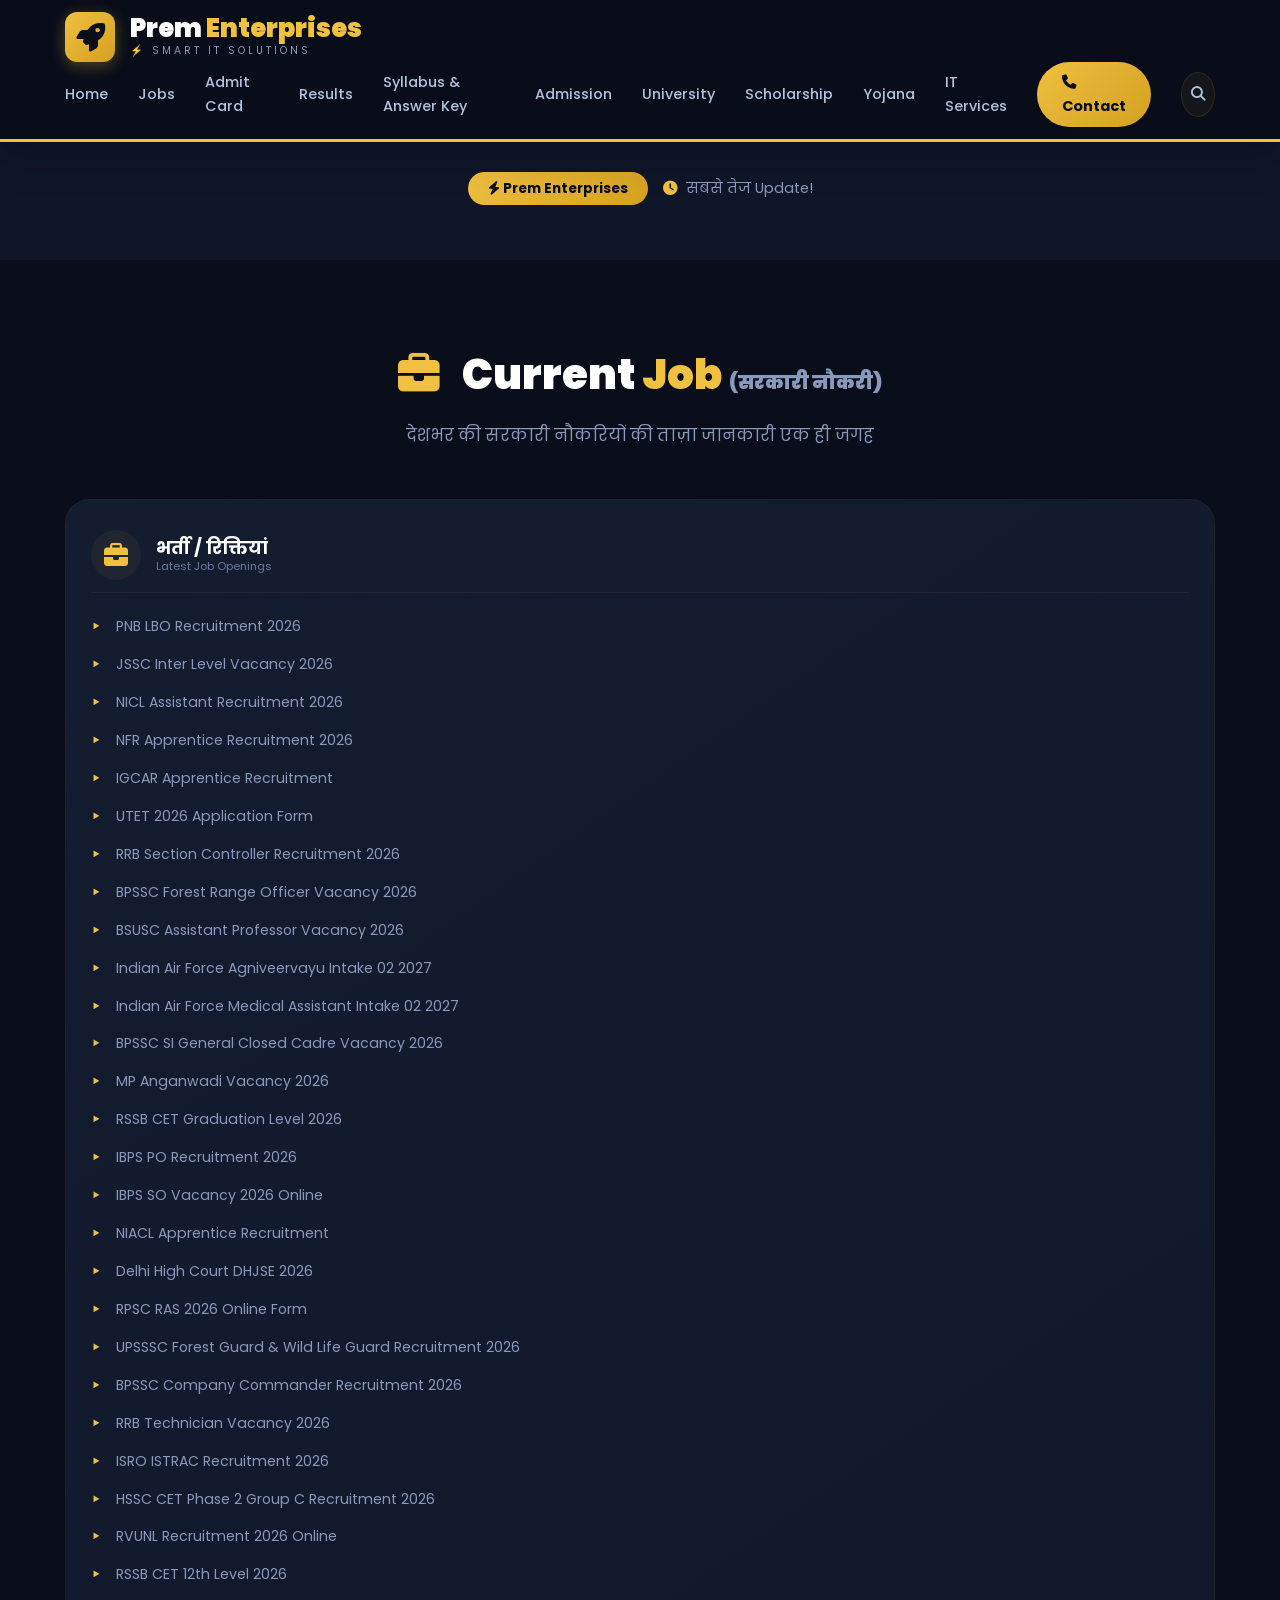
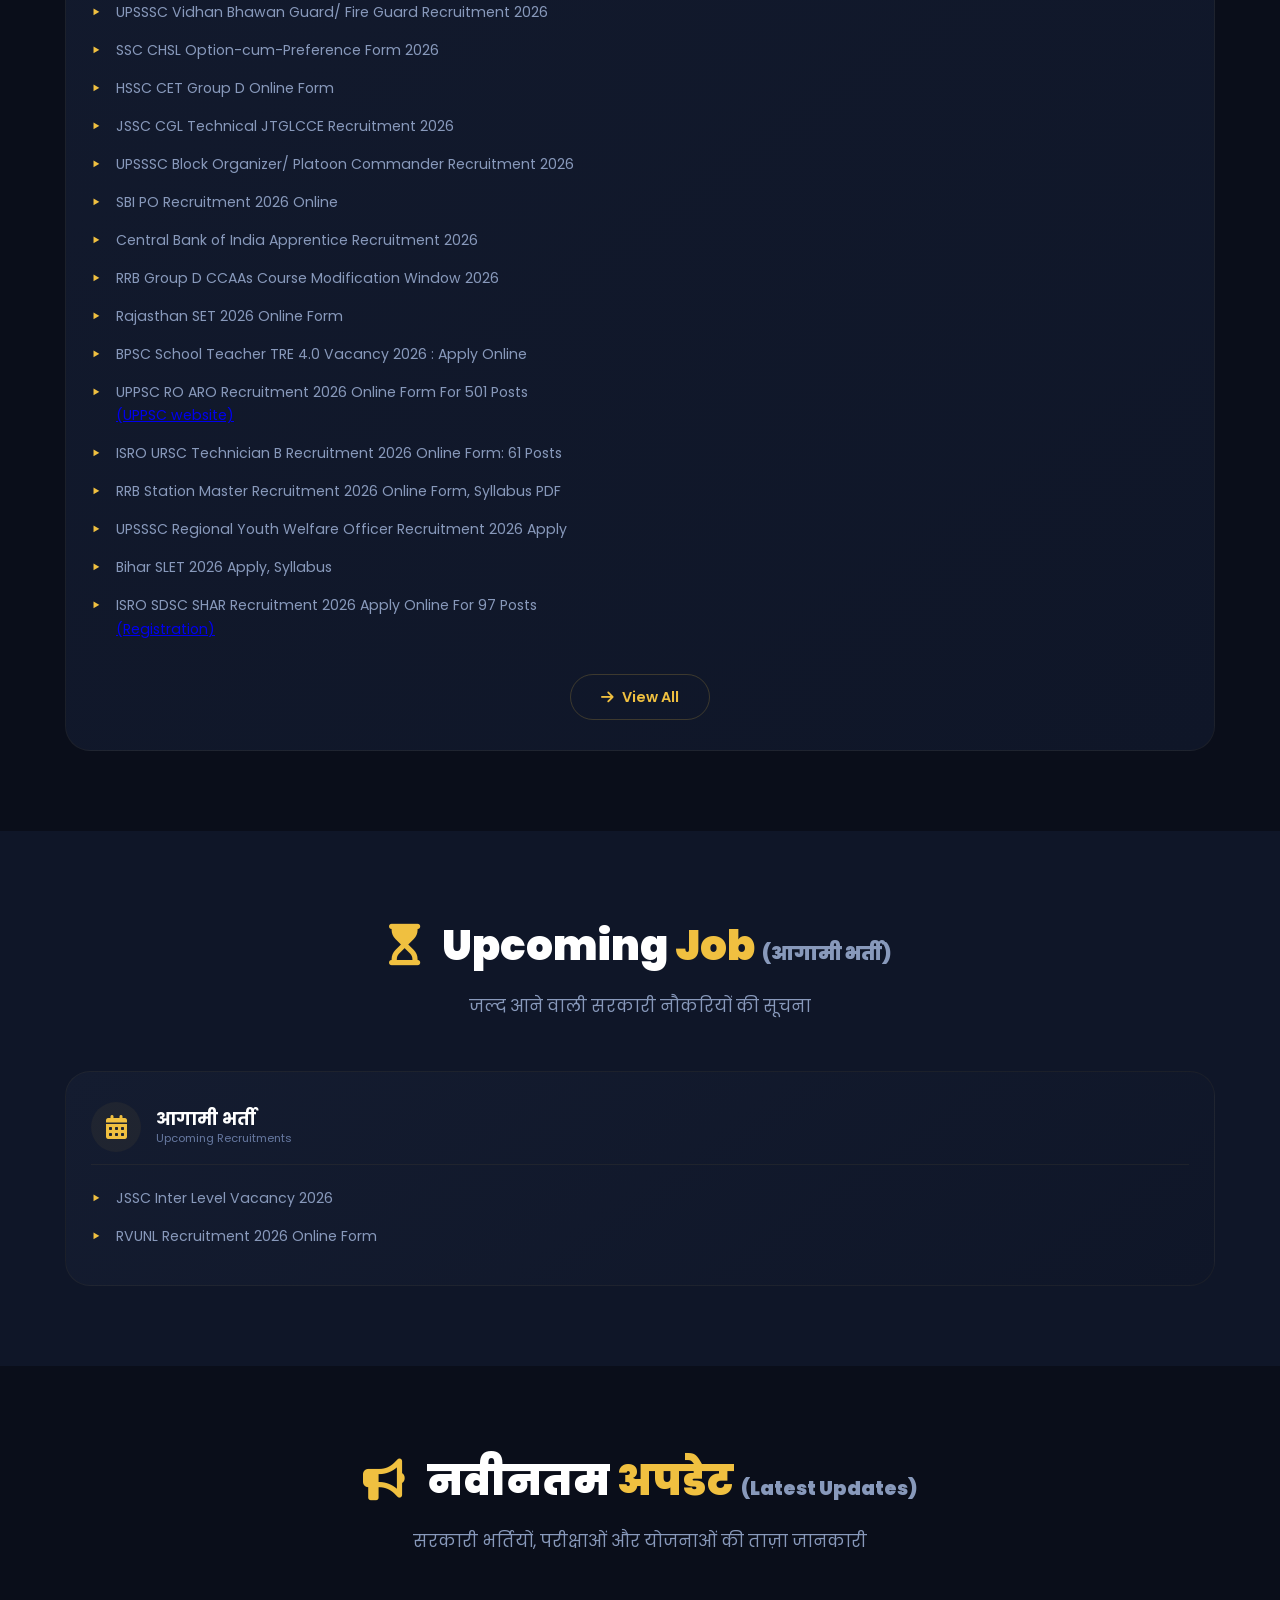
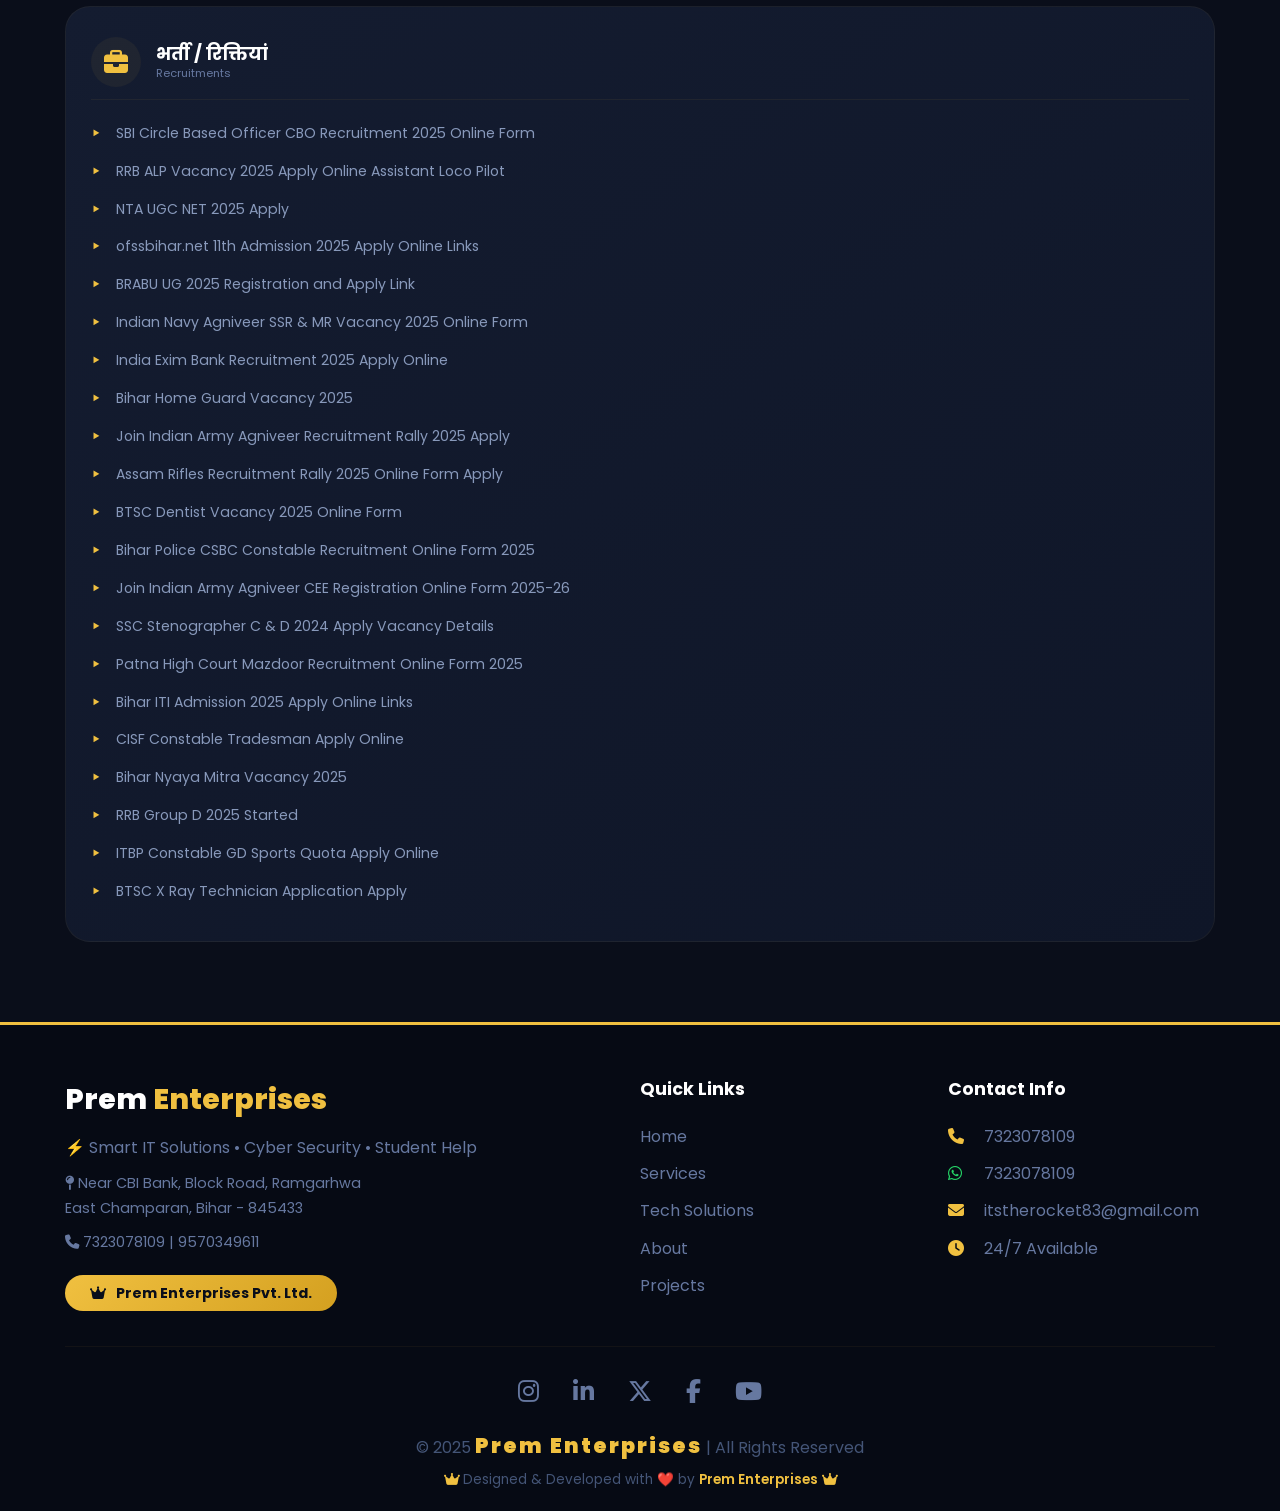
<file: jobs.html>
<!DOCTYPE html>
<html lang="hi">
<head>
    <meta charset="UTF-8">
    <meta name="viewport" content="width=device-width, initial-scale=1.0">
    <title>Jobs — Prem Enterprises</title>
    <link rel="stylesheet" href="https://cdnjs.cloudflare.com/ajax/libs/font-awesome/6.5.0/css/all.min.css">
    <link href="https://fonts.googleapis.com/css2?family=Poppins:wght@300;400;500;600;700;800;900&display=swap" rel="stylesheet">
    <link rel="stylesheet" href="css/style.css">
</head>
<body>

    <!-- ===== HEADER ===== -->
    <header>
        <div class="container header-flex">
            <div class="logo">
                <div class="logo-icon">
                    <i class="fas fa-rocket"></i>
                </div>
                <div class="logo-text">
                    <h1>Prem <span>Enterprises</span></h1>
                    <p>⚡ Smart IT Solutions</p>
                </div>
            </div>
            <div class="hamburger" id="hamburger">
                <i class="fas fa-bars"></i>
            </div>
            <nav class="nav-links" id="navLinks">
                <a href="index.html">Home</a>
                <a href="jobs.html">Jobs</a>
                <a href="admit-card.html">Admit Card</a>
                <a href="results.html">Results</a>
                <a href="syllabus.html">Syllabus & Answer Key</a>
                <a href="services.html">Admission</a>
                <a href="services.html">University</a>
                <a href="services.html">Scholarship</a>
                <a href="services.html">Yojana</a>
                <a href="services.html">IT Services</a>
                <a href="contact.html" class="nav-cta"><i class="fas fa-phone"></i> Contact</a>
                <a href="#" class="search-icon-btn" title="Search (Ctrl+K)"><i class="fas fa-search"></i></a>
            </nav>
        </div>
    </header>

<!-- ===== PREM ENTERPRISES - TOP HEADER ===== -->
    <section class="main-services" style="padding:30px 0;">
        <div class="container">
            <div class="fj-meta">
                <span class="fj-badge"><i class="fas fa-bolt"></i> Prem Enterprises</span>
                <span class="fj-tagline"><i class="fas fa-clock"></i> सबसे तेज Update!</span>
            </div>
        </div>
    </section>

    <!-- ===== CURRENT JOB (सरकारी नौकरी) ===== -->
    <section id="current-job" class="govt-services">
        <div class="container">
            <div class="section-title">
                <i class="fas fa-briefcase"></i> Current <span class="gold">Job</span> <span style="font-size:1.2rem;color:#8899bb;">(सरकारी नौकरी)</span>
            </div>
            <p class="section-sub">देशभर की सरकारी नौकरियों की ताज़ा जानकारी एक ही जगह</p>
            <div class="govt-grid">
                <div class="govt-card">
                    <div class="govt-header">
                        <i class="fas fa-briefcase" style="color:#f0c040;"></i>
                        <h3>भर्ती / रिक्तियां <small>Latest Job Openings</small></h3>
                    </div>
<ul>
                        <li><a href="#" class="service-link">PNB LBO Recruitment 2026</a></li>
                        <li><a href="#" class="service-link">JSSC Inter Level Vacancy 2026</a></li>
                        <li><a href="#" class="service-link">NICL Assistant Recruitment 2026</a></li>
                        <li><a href="#" class="service-link">NFR Apprentice Recruitment 2026</a></li>
                        <li><a href="#" class="service-link">IGCAR Apprentice Recruitment</a></li>
                        <li><a href="#" class="service-link">UTET 2026 Application Form</a></li>
                        <li><a href="#" class="service-link">RRB Section Controller Recruitment 2026</a></li>
                        <li><a href="#" class="service-link">BPSSC Forest Range Officer Vacancy 2026</a></li>
                        <li><a href="#" class="service-link">BSUSC Assistant Professor Vacancy 2026</a></li>
                        <li><a href="#" class="service-link">Indian Air Force Agniveervayu Intake 02 2027</a></li>
                        <li><a href="#" class="service-link">Indian Air Force Medical Assistant Intake 02 2027</a></li>
                        <li><a href="#" class="service-link">BPSSC SI General Closed Cadre Vacancy 2026</a></li>
                        <li><a href="#" class="service-link">MP Anganwadi Vacancy 2026</a></li>
                        <li><a href="#" class="service-link">RSSB CET Graduation Level 2026</a></li>
                        <li><a href="#" class="service-link">IBPS PO Recruitment 2026</a></li>
                        <li><a href="#" class="service-link">IBPS SO Vacancy 2026 Online</a></li>
                        <li><a href="#" class="service-link">NIACL Apprentice Recruitment</a></li>
                        <li><a href="#" class="service-link">Delhi High Court DHJSE 2026</a></li>
                        <li><a href="#" class="service-link">RPSC RAS 2026 Online Form</a></li>
                        <li><a href="#" class="service-link">UPSSSC Forest Guard &amp; Wild Life Guard Recruitment 2026</a></li>
                        <li><a href="#" class="service-link">BPSSC Company Commander Recruitment 2026</a></li>
                        <li><a href="#" class="service-link">RRB Technician Vacancy 2026</a></li>
                        <li><a href="#" class="service-link">ISRO ISTRAC Recruitment 2026</a></li>
                        <li><a href="#" class="service-link">HSSC CET Phase 2 Group C Recruitment 2026</a></li>
                        <li><a href="#" class="service-link">RVUNL Recruitment 2026 Online</a></li>
                        <li><a href="#" class="service-link">RSSB CET 12th Level 2026</a></li>
                        <li><a href="#" class="service-link">UPSSSC Vidhan Bhawan Guard/ Fire Guard Recruitment 2026</a></li>
                        <li><a href="#" class="service-link">SSC CHSL Option-cum-Preference Form 2026</a></li>
                        <li><a href="#" class="service-link">HSSC CET Group D Online Form</a></li>
                        <li><a href="#" class="service-link">JSSC CGL Technical JTGLCCE Recruitment 2026</a></li>
                        <li><a href="#" class="service-link">UPSSSC Block Organizer/ Platoon Commander Recruitment 2026</a></li>
                        <li><a href="#" class="service-link">SBI PO Recruitment 2026 Online</a></li>
                        <li><a href="#" class="service-link">Central Bank of India Apprentice Recruitment 2026</a></li>
                        <li><a href="#" class="service-link">RRB Group D CCAAs Course Modification Window 2026</a></li>
                        <li><a href="#" class="service-link">Rajasthan SET 2026 Online Form</a></li>
                        <li><a href="https://bpsconline.bihar.gov.in/candidate/login" class="service-link" target="_blank" rel="noopener noreferrer">BPSC School Teacher TRE 4.0 Vacancy 2026 : Apply Online</a></li>
                        <li><a href="https://uppsc.up.nic.in/CandidatePages/Notifications.aspx" class="service-link" target="_blank" rel="noopener noreferrer">UPPSC RO ARO Recruitment 2026 Online Form For 501 Posts</a> <a href="https://uppsc.up.nic.in/" target="_blank" rel="noopener noreferrer">(UPPSC website)</a></li>
                        <li><a href="https://cdn.digialm.com/EForms/configuredHtml/1258/102567/istcBOtjGQvBFFaOvU/login.html" class="service-link" target="_blank" rel="noopener noreferrer">ISRO URSC Technician B Recruitment 2026 Online Form: 61 Posts</a></li>
                        <li><a href="https://www.rrbapply.gov.in/#/auth/home" class="service-link" target="_blank" rel="noopener noreferrer">RRB Station Master Recruitment 2026 Online Form, Syllabus PDF</a></li>
                        <li><a href="https://upsssc.gov.in/" class="service-link" target="_blank" rel="noopener noreferrer">UPSSSC Regional Youth Welfare Officer Recruitment 2026 Apply</a></li>
                        <li><a href="https://sletregistration.cbrt.co.in/login" class="service-link" target="_blank" rel="noopener noreferrer">Bihar SLET 2026 Apply, Syllabus</a></li>
                        <li><a href="https://apps.shar.gov.in/Recruitment/main.jsp" class="service-link" target="_blank" rel="noopener noreferrer">ISRO SDSC SHAR Recruitment 2026 Apply Online For 97 Posts</a> <a href="https://apps.shar.gov.in/Recruitment/RegistrationFirst.jsp" target="_blank" rel="noopener noreferrer">(Registration)</a></li>
                    </ul>
                    <div class="view-all-wrap">
                        <a href="jobs.html" class="view-all-link"><i class="fas fa-arrow-right"></i> View All</a>
                    </div>
                </div>
            </div>
        </div>
    </section>

    <!-- ===== UPCOMING JOB (आगामी भर्ती) ===== -->
    <section id="upcoming-job" class="main-services">
        <div class="container">
            <div class="section-title">
                <i class="fas fa-hourglass-start"></i> Upcoming <span class="gold">Job</span> <span style="font-size:1.2rem;color:#8899bb;">(आगामी भर्ती)</span>
            </div>
            <p class="section-sub">जल्द आने वाली सरकारी नौकरियों की सूचना</p>
            <div class="govt-grid">
                <div class="govt-card">
                    <div class="govt-header">
                        <i class="fas fa-calendar-alt" style="color:#f0c040;"></i>
                        <h3>आगामी भर्ती <small>Upcoming Recruitments</small></h3>
                    </div>
                    <ul>
                        <li><a href="#" class="service-link">JSSC Inter Level Vacancy 2026</a></li>
                        <li><a href="#" class="service-link">RVUNL Recruitment 2026 Online Form</a></li>
                    </ul>
                </div>
            </div>
        </div>
    </section>

    <!-- ===== LATEST UPDATES (नवीनतम अपडेट) ===== -->
    <section id="latest-updates" class="govt-services">
        <div class="container">
            <div class="section-title">
                <i class="fas fa-bullhorn"></i> नवीनतम <span class="gold">अपडेट</span> <span style="font-size:1.2rem;color:#8899bb;">(Latest Updates)</span>
            </div>
            <p class="section-sub">सरकारी भर्तियों, परीक्षाओं और योजनाओं की ताज़ा जानकारी</p>
            <div class="govt-grid">
                <div class="govt-card">
                    <div class="govt-header">
                        <i class="fas fa-briefcase" style="color:#f0c040;"></i>
                        <h3>भर्ती / रिक्तियां <small>Recruitments</small></h3>
                    </div>
                    <ul>
                        <li><a href="#" class="service-link">SBI Circle Based Officer CBO Recruitment 2025 Online Form</a></li>
                        <li><a href="#" class="service-link">RRB ALP Vacancy 2025 Apply Online Assistant Loco Pilot</a></li>
                        <li><a href="#" class="service-link">NTA UGC NET 2025 Apply</a></li>
                        <li><a href="#" class="service-link">ofssbihar.net 11th Admission 2025 Apply Online Links</a></li>
                        <li><a href="#" class="service-link">BRABU UG 2025 Registration and Apply Link</a></li>
                        <li><a href="#" class="service-link">Indian Navy Agniveer SSR &amp; MR Vacancy 2025 Online Form</a></li>
                        <li><a href="#" class="service-link">India Exim Bank Recruitment 2025 Apply Online</a></li>
                        <li><a href="#" class="service-link">Bihar Home Guard Vacancy 2025</a></li>
                        <li><a href="#" class="service-link">Join Indian Army Agniveer Recruitment Rally 2025 Apply</a></li>
                        <li><a href="#" class="service-link">Assam Rifles Recruitment Rally 2025 Online Form Apply</a></li>
                        <li><a href="#" class="service-link">BTSC Dentist Vacancy 2025 Online Form</a></li>
                        <li><a href="#" class="service-link">Bihar Police CSBC Constable Recruitment Online Form 2025</a></li>
                        <li><a href="#" class="service-link">Join Indian Army Agniveer CEE Registration Online Form 2025-26</a></li>
                        <li><a href="#" class="service-link">SSC Stenographer C &amp; D 2024 Apply Vacancy Details</a></li>
                        <li><a href="#" class="service-link">Patna High Court Mazdoor Recruitment Online Form 2025</a></li>
                        <li><a href="#" class="service-link">Bihar ITI Admission 2025 Apply Online Links</a></li>
                        <li><a href="#" class="service-link">CISF Constable Tradesman Apply Online</a></li>
                        <li><a href="#" class="service-link">Bihar Nyaya Mitra Vacancy 2025</a></li>
                        <li><a href="#" class="service-link">RRB Group D 2025 Started</a></li>
                        <li><a href="#" class="service-link">ITBP Constable GD Sports Quota Apply Online</a></li>
                        <li><a href="#" class="service-link">BTSC X Ray Technician Application Apply</a></li>
                    </ul>
                </div>
            </div>
        </div>
    </section>

    <!-- ===== FOOTER ===== -->
    <footer>
        <div class="container">
            <div class="footer-grid">
                <div class="footer-brand">
                    <h2>Prem <span>Enterprises</span></h2>
                    <p>⚡ Smart IT Solutions • Cyber Security • Student Help</p>
                    <p style="font-size:0.9rem;color:#6678a0;">
                        <i class="fas fa-map-pin"></i> Near CBI Bank, Block Road, Ramgarhwa<br>
                        East Champaran, Bihar - 845433
                    </p>
                    <p style="font-size:0.9rem;color:#6678a0;">
                        <i class="fas fa-phone"></i> 7323078109 | 9570349611
                    </p>
                    <div class="prem-badge">
                        <i class="fas fa-crown"></i>
                        Prem Enterprises Pvt. Ltd.
                    </div>
                </div>
                <div class="footer-links">
                    <h4>Quick Links</h4>
                    <a href="index.html">Home</a>
                    <a href="services.html">Services</a>
                    <a href="services.html">Tech Solutions</a>
                    <a href="index.html">About</a>
                    <a href="index.html">Projects</a>
                </div>
                <div class="footer-contact">
                    <h4>Contact Info</h4>
                    <p><i class="fas fa-phone"></i> 7323078109</p>
                    <p><i class="fab fa-whatsapp" style="color:#25D366;"></i> 7323078109</p>
                    <p><i class="fas fa-envelope"></i> itstherocket83@gmail.com</p>
                    <p><i class="fas fa-clock"></i> 24/7 Available</p>
                </div>
            </div>
            <div class="footer-bottom">
                <div class="footer-social">
                    <a href="#"><i class="fab fa-instagram"></i></a>
                    <a href="https://www.linkedin.com/in/ritik-kumar-prem-kumar-542814286/"><i class="fab fa-linkedin-in"></i></a>
                    <a href="#"><i class="fab fa-x-twitter"></i></a>
                    <a href="#"><i class="fab fa-facebook-f"></i></a>
                    <a href="#"><i class="fab fa-youtube"></i></a>
                </div>
                <p>
                    &copy; 2025 <span class="prem-enterprises">Prem Enterprises</span> | All Rights Reserved
                </p>
                <p style="font-size:0.85rem;color:#445577;margin-top:5px;">
                    <i class="fas fa-crown" style="color:#f0c040;"></i>
                    Designed &amp; Developed with ❤️ by <span style="color:#f0c040;font-weight:600;">Prem Enterprises</span>
                    <i class="fas fa-crown" style="color:#f0c040;"></i>
                </p>
            </div>
        </div>
    </footer>

    <!-- ===== SEARCH OVERLAY ===== -->
    <div id="searchOverlay" class="search-overlay">
        <div class="search-close" id="searchClose">
            <i class="fas fa-times"></i>
        </div>
        <div class="search-input-wrap">
            <i class="fas fa-search"></i>
            <input type="text" id="searchInput" placeholder="Search something... कुछ खोजें..." autocomplete="off">
        </div>
        <div id="searchResults" class="search-results"></div>
    </div>

    <script src="js/script.js"></script>
</body>
</html>
</file>
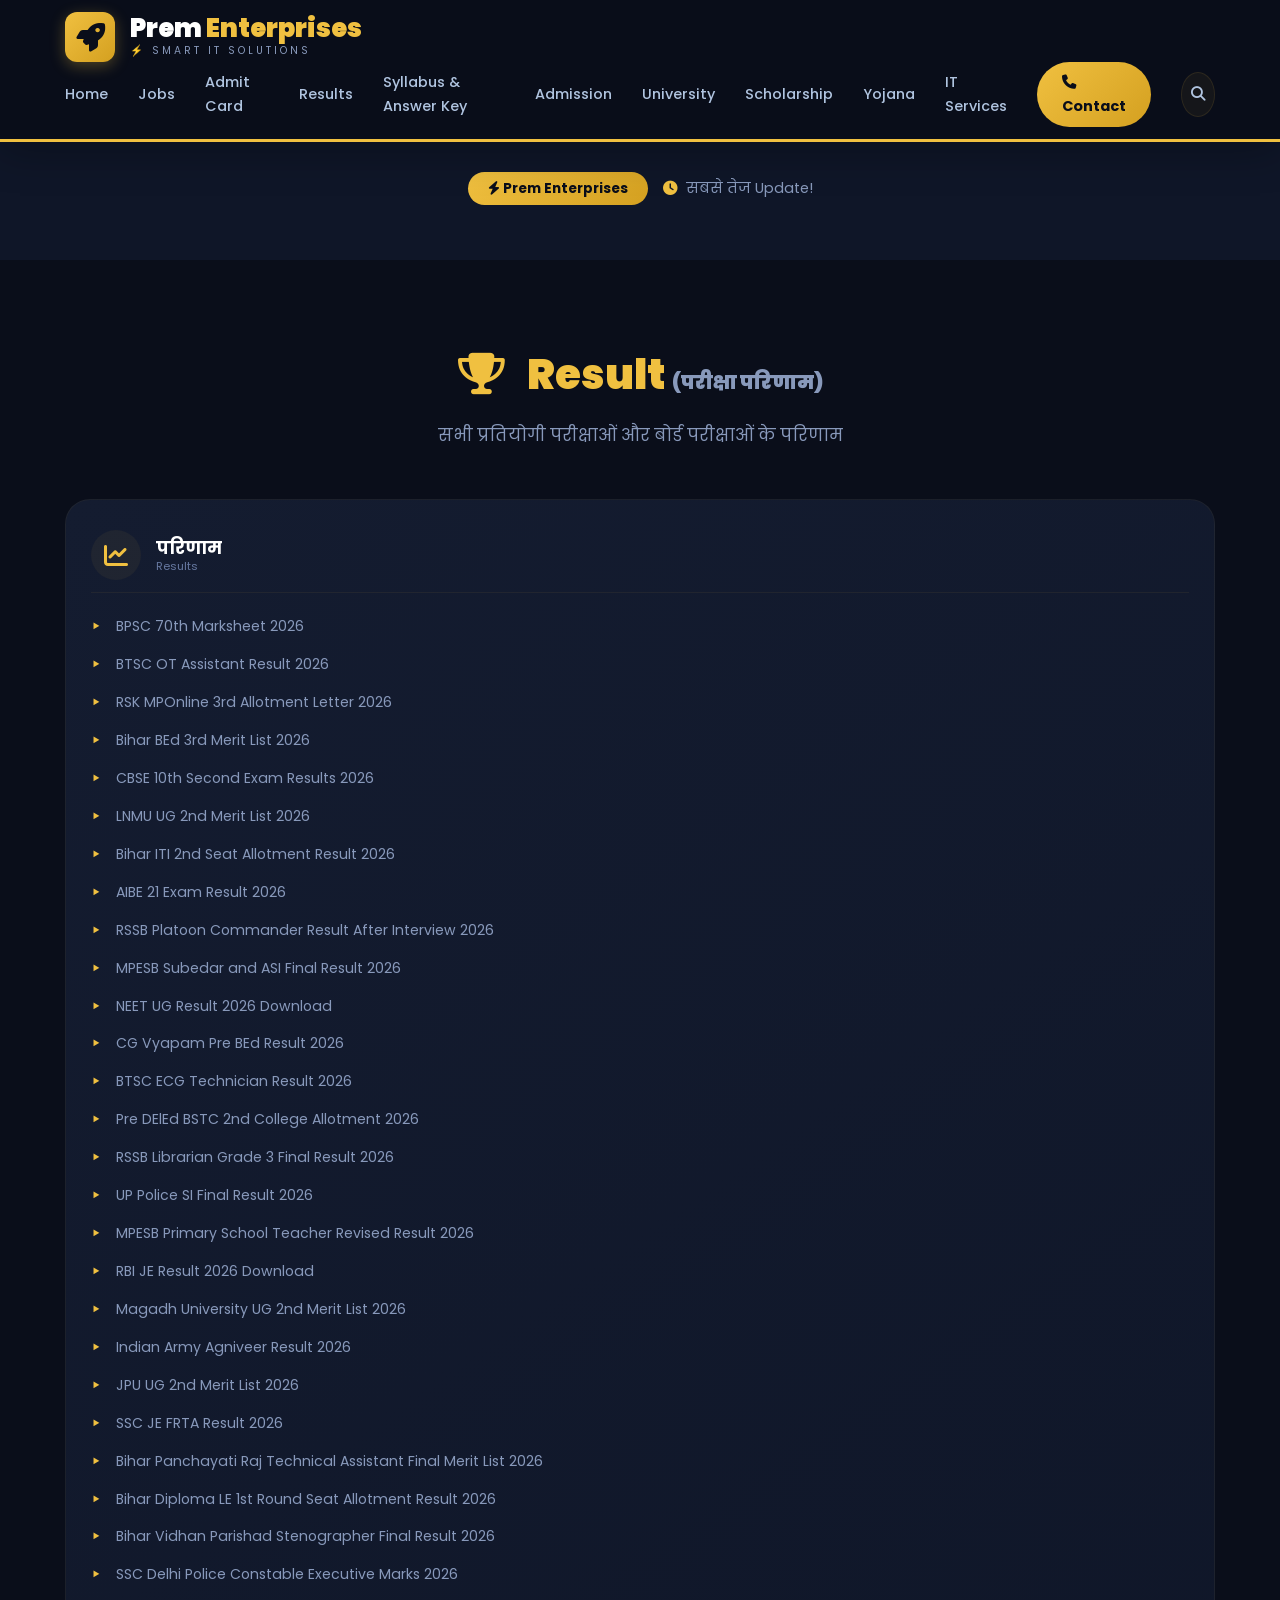
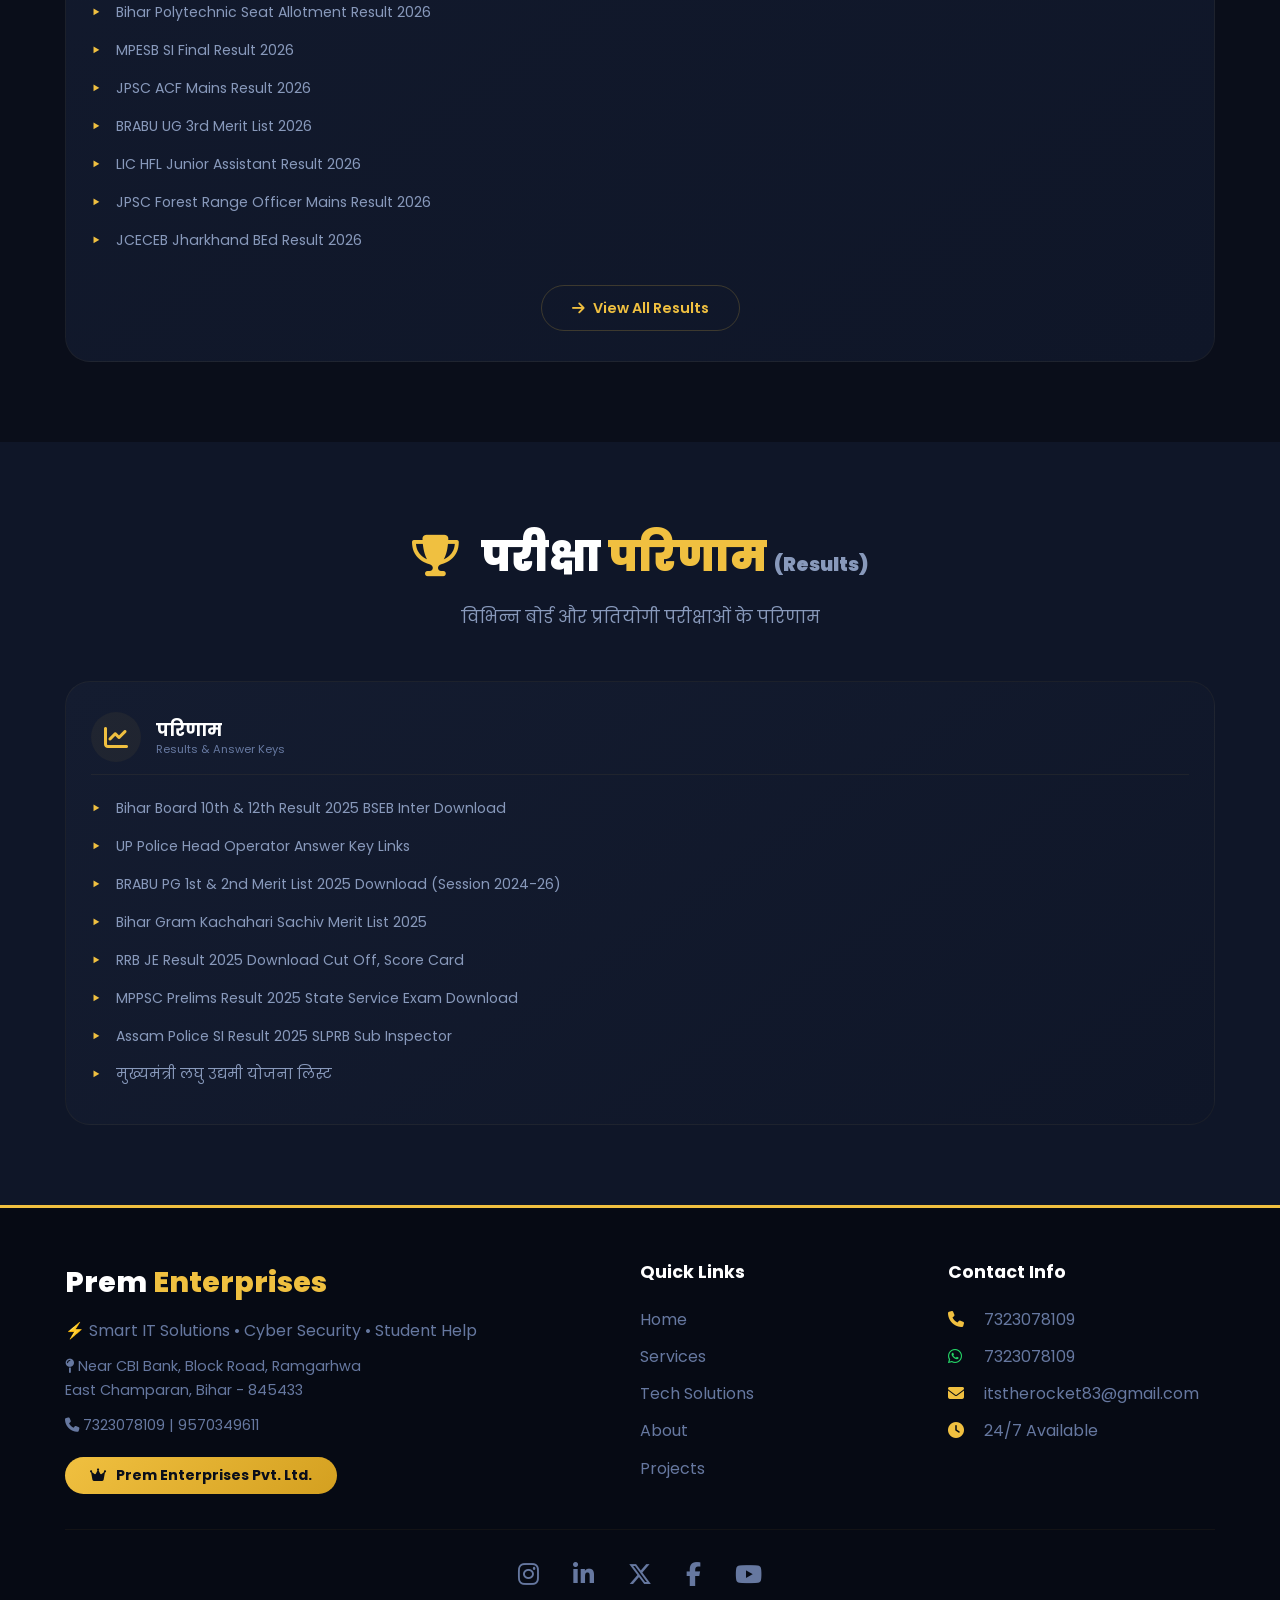
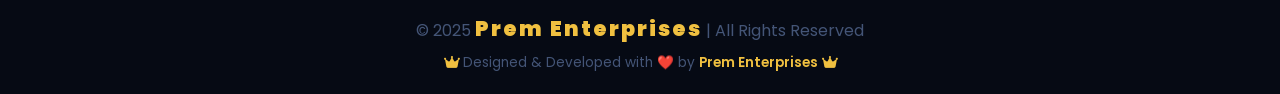
<file: results.html>
<!DOCTYPE html>
<html lang="hi">
<head>
    <meta charset="UTF-8">
    <meta name="viewport" content="width=device-width, initial-scale=1.0">
    <title>Results — Prem Enterprises</title>
    <link rel="stylesheet" href="https://cdnjs.cloudflare.com/ajax/libs/font-awesome/6.5.0/css/all.min.css">
    <link href="https://fonts.googleapis.com/css2?family=Poppins:wght@300;400;500;600;700;800;900&display=swap" rel="stylesheet">
    <link rel="stylesheet" href="css/style.css">
</head>
<body>

    <!-- ===== HEADER ===== -->
    <header>
        <div class="container header-flex">
            <div class="logo">
                <div class="logo-icon">
                    <i class="fas fa-rocket"></i>
                </div>
                <div class="logo-text">
                    <h1>Prem <span>Enterprises</span></h1>
                    <p>⚡ Smart IT Solutions</p>
                </div>
            </div>
            <div class="hamburger" id="hamburger">
                <i class="fas fa-bars"></i>
            </div>
            <nav class="nav-links" id="navLinks">
                <a href="index.html">Home</a>
                <a href="jobs.html">Jobs</a>
                <a href="admit-card.html">Admit Card</a>
                <a href="results.html">Results</a>
                <a href="syllabus.html">Syllabus & Answer Key</a>
                <a href="services.html">Admission</a>
                <a href="services.html">University</a>
                <a href="services.html">Scholarship</a>
                <a href="services.html">Yojana</a>
                <a href="services.html">IT Services</a>
                <a href="contact.html" class="nav-cta"><i class="fas fa-phone"></i> Contact</a>
                <a href="#" class="search-icon-btn" title="Search (Ctrl+K)"><i class="fas fa-search"></i></a>
            </nav>
        </div>
    </header>

    <!-- ===== PREM ENTERPRISES - TOP HEADER ===== -->
    <section class="main-services" style="padding:30px 0;">
        <div class="container">
            <div class="fj-meta">
                <span class="fj-badge"><i class="fas fa-bolt"></i> Prem Enterprises</span>
                <span class="fj-tagline"><i class="fas fa-clock"></i> सबसे तेज Update!</span>
            </div>
        </div>
    </section>

    <!-- ===== RESULTS (परीक्षा परिणाम) - Expanded ===== -->
    <section id="results-fj" class="govt-services">
        <div class="container">
            <div class="section-title">
                <i class="fas fa-trophy"></i> <span class="gold">Result</span> <span style="font-size:1.2rem;color:#8899bb;">(परीक्षा परिणाम)</span>
            </div>
            <p class="section-sub">सभी प्रतियोगी परीक्षाओं और बोर्ड परीक्षाओं के परिणाम</p>
            <div class="govt-grid">
                <div class="govt-card">
                    <div class="govt-header">
                        <i class="fas fa-chart-line" style="color:#f0c040;"></i>
                        <h3>परिणाम <small>Results</small></h3>
                    </div>
<ul>
                        <li><a href="#" class="service-link">BPSC 70th Marksheet 2026</a></li>
                        <li><a href="#" class="service-link">BTSC OT Assistant Result 2026</a></li>
                        <li><a href="#" class="service-link">RSK MPOnline 3rd Allotment Letter 2026</a></li>
                        <li><a href="#" class="service-link">Bihar BEd 3rd Merit List 2026</a></li>
                        <li><a href="#" class="service-link">CBSE 10th Second Exam Results 2026</a></li>
                        <li><a href="#" class="service-link">LNMU UG 2nd Merit List 2026</a></li>
                        <li><a href="#" class="service-link">Bihar ITI 2nd Seat Allotment Result 2026</a></li>
                        <li><a href="#" class="service-link">AIBE 21 Exam Result 2026</a></li>
                        <li><a href="#" class="service-link">RSSB Platoon Commander Result After Interview 2026</a></li>
                        <li><a href="#" class="service-link">MPESB Subedar and ASI Final Result 2026</a></li>
                        <li><a href="#" class="service-link">NEET UG Result 2026 Download</a></li>
                        <li><a href="#" class="service-link">CG Vyapam Pre BEd Result 2026</a></li>
                        <li><a href="#" class="service-link">BTSC ECG Technician Result 2026</a></li>
                        <li><a href="#" class="service-link">Pre DElEd BSTC 2nd College Allotment 2026</a></li>
                        <li><a href="#" class="service-link">RSSB Librarian Grade 3 Final Result 2026</a></li>
                        <li><a href="#" class="service-link">UP Police SI Final Result 2026</a></li>
                        <li><a href="#" class="service-link">MPESB Primary School Teacher Revised Result 2026</a></li>
                        <li><a href="#" class="service-link">RBI JE Result 2026 Download</a></li>
                        <li><a href="#" class="service-link">Magadh University UG 2nd Merit List 2026</a></li>
                        <li><a href="#" class="service-link">Indian Army Agniveer Result 2026</a></li>
                        <li><a href="#" class="service-link">JPU UG 2nd Merit List 2026</a></li>
                        <li><a href="#" class="service-link">SSC JE FRTA Result 2026</a></li>
                        <li><a href="#" class="service-link">Bihar Panchayati Raj Technical Assistant Final Merit List 2026</a></li>
                        <li><a href="#" class="service-link">Bihar Diploma LE 1st Round Seat Allotment Result 2026</a></li>
                        <li><a href="#" class="service-link">Bihar Vidhan Parishad Stenographer Final Result 2026</a></li>
                        <li><a href="#" class="service-link">SSC Delhi Police Constable Executive Marks 2026</a></li>
                        <li><a href="#" class="service-link">Bihar Polytechnic Seat Allotment Result 2026</a></li>
                        <li><a href="#" class="service-link">MPESB SI Final Result 2026</a></li>
                        <li><a href="#" class="service-link">JPSC ACF Mains Result 2026</a></li>
                        <li><a href="#" class="service-link">BRABU UG 3rd Merit List 2026</a></li>
                        <li><a href="#" class="service-link">LIC HFL Junior Assistant Result 2026</a></li>
                        <li><a href="#" class="service-link">JPSC Forest Range Officer Mains Result 2026</a></li>
                        <li><a href="#" class="service-link">JCECEB Jharkhand BEd Result 2026</a></li>
                    </ul>
                    <div class="view-all-wrap">
                        <a href="results.html" class="view-all-link"><i class="fas fa-arrow-right"></i> View All Results</a>
                    </div>
                </div>
            </div>
        </div>
    </section>

    <!-- ===== RESULTS (परीक्षा परिणाम) #2 ===== -->
    <section id="results" class="main-services">
        <div class="container">
            <div class="section-title">
                <i class="fas fa-trophy"></i> परीक्षा <span class="gold">परिणाम</span> <span style="font-size:1.2rem;color:#8899bb;">(Results)</span>
            </div>
            <p class="section-sub">विभिन्न बोर्ड और प्रतियोगी परीक्षाओं के परिणाम</p>
            <div class="govt-grid">
                <div class="govt-card">
                    <div class="govt-header">
                        <i class="fas fa-chart-line" style="color:#f0c040;"></i>
                        <h3>परिणाम <small>Results &amp; Answer Keys</small></h3>
                    </div>
                    <ul>
                        <li><a href="#" class="service-link">Bihar Board 10th &amp; 12th Result 2025 BSEB Inter Download</a></li>
                        <li><a href="#" class="service-link">UP Police Head Operator Answer Key Links</a></li>
                        <li><a href="#" class="service-link">BRABU PG 1st &amp; 2nd Merit List 2025 Download (Session 2024-26)</a></li>
                        <li><a href="#" class="service-link">Bihar Gram Kachahari Sachiv Merit List 2025</a></li>
                        <li><a href="#" class="service-link">RRB JE Result 2025 Download Cut Off, Score Card</a></li>
                        <li><a href="#" class="service-link">MPPSC Prelims Result 2025 State Service Exam Download</a></li>
                        <li><a href="#" class="service-link">Assam Police SI Result 2025 SLPRB Sub Inspector</a></li>
                        <li><a href="#" class="service-link">मुख्यमंत्री लघु उद्यमी योजना लिस्ट</a></li>
                    </ul>
                </div>
            </div>
        </div>
    </section>

    <!-- ===== FOOTER ===== -->
    <footer>
        <div class="container">
            <div class="footer-grid">
                <div class="footer-brand">
                    <h2>Prem <span>Enterprises</span></h2>
                    <p>⚡ Smart IT Solutions • Cyber Security • Student Help</p>
                    <p style="font-size:0.9rem;color:#6678a0;">
                        <i class="fas fa-map-pin"></i> Near CBI Bank, Block Road, Ramgarhwa<br>
                        East Champaran, Bihar - 845433
                    </p>
                    <p style="font-size:0.9rem;color:#6678a0;">
                        <i class="fas fa-phone"></i> 7323078109 | 9570349611
                    </p>
                    <div class="prem-badge">
                        <i class="fas fa-crown"></i>
                        Prem Enterprises Pvt. Ltd.
                    </div>
                </div>
                <div class="footer-links">
                    <h4>Quick Links</h4>
                    <a href="index.html">Home</a>
                    <a href="services.html">Services</a>
                    <a href="services.html">Tech Solutions</a>
                    <a href="index.html">About</a>
                    <a href="index.html">Projects</a>
                </div>
                <div class="footer-contact">
                    <h4>Contact Info</h4>
                    <p><i class="fas fa-phone"></i> 7323078109</p>
                    <p><i class="fab fa-whatsapp" style="color:#25D366;"></i> 7323078109</p>
                    <p><i class="fas fa-envelope"></i> itstherocket83@gmail.com</p>
                    <p><i class="fas fa-clock"></i> 24/7 Available</p>
                </div>
            </div>
            <div class="footer-bottom">
                <div class="footer-social">
                    <a href="#"><i class="fab fa-instagram"></i></a>
                    <a href="https://www.linkedin.com/in/ritik-kumar-prem-kumar-542814286/"><i class="fab fa-linkedin-in"></i></a>
                    <a href="#"><i class="fab fa-x-twitter"></i></a>
                    <a href="#"><i class="fab fa-facebook-f"></i></a>
                    <a href="#"><i class="fab fa-youtube"></i></a>
                </div>
                <p>
                    &copy; 2025 <span class="prem-enterprises">Prem Enterprises</span> | All Rights Reserved
                </p>
                <p style="font-size:0.85rem;color:#445577;margin-top:5px;">
                    <i class="fas fa-crown" style="color:#f0c040;"></i>
                    Designed &amp; Developed with ❤️ by <span style="color:#f0c040;font-weight:600;">Prem Enterprises</span>
                    <i class="fas fa-crown" style="color:#f0c040;"></i>
                </p>
            </div>
        </div>
    </footer>

    <!-- ===== SEARCH OVERLAY ===== -->
    <div id="searchOverlay" class="search-overlay">
        <div class="search-close" id="searchClose">
            <i class="fas fa-times"></i>
        </div>
        <div class="search-input-wrap">
            <i class="fas fa-search"></i>
            <input type="text" id="searchInput" placeholder="Search something... कुछ खोजें..." autocomplete="off">
        </div>
        <div id="searchResults" class="search-results"></div>
    </div>

    <script src="js/script.js"></script>
</body>
</html>
</file>
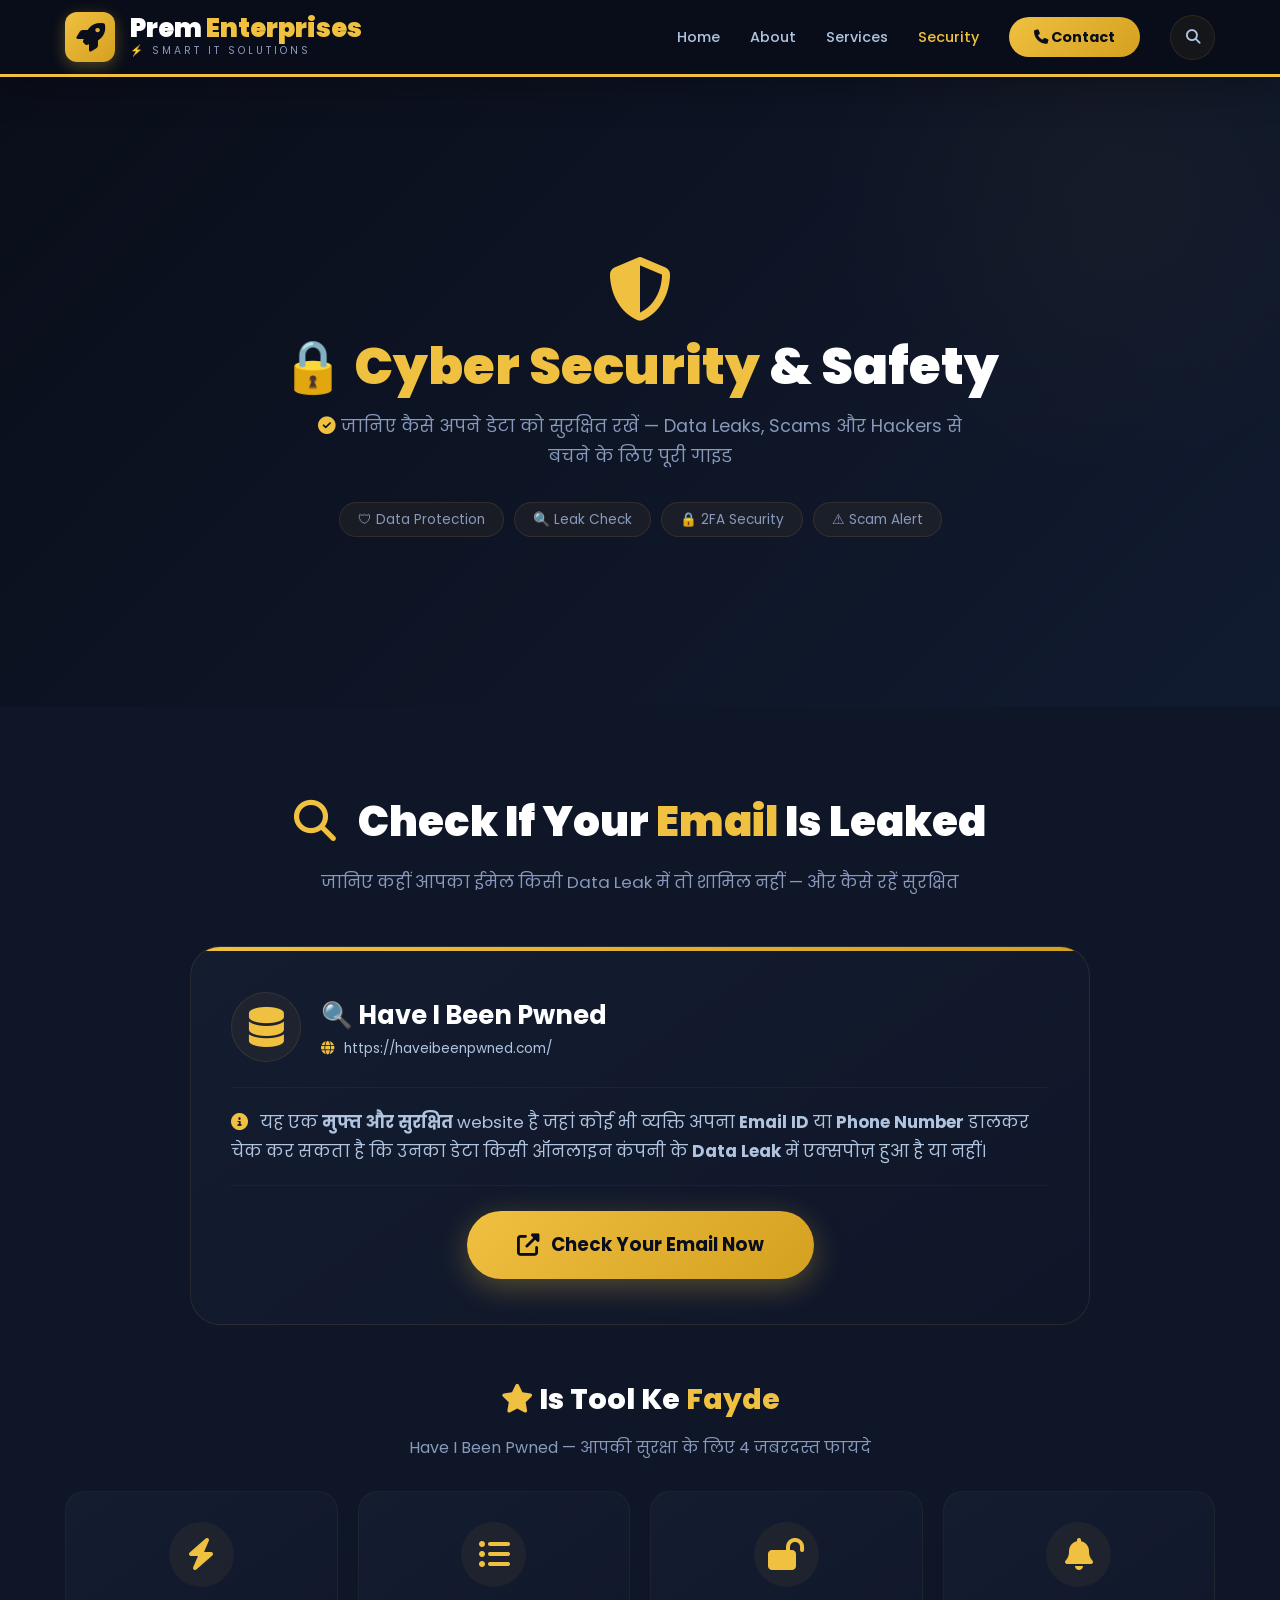
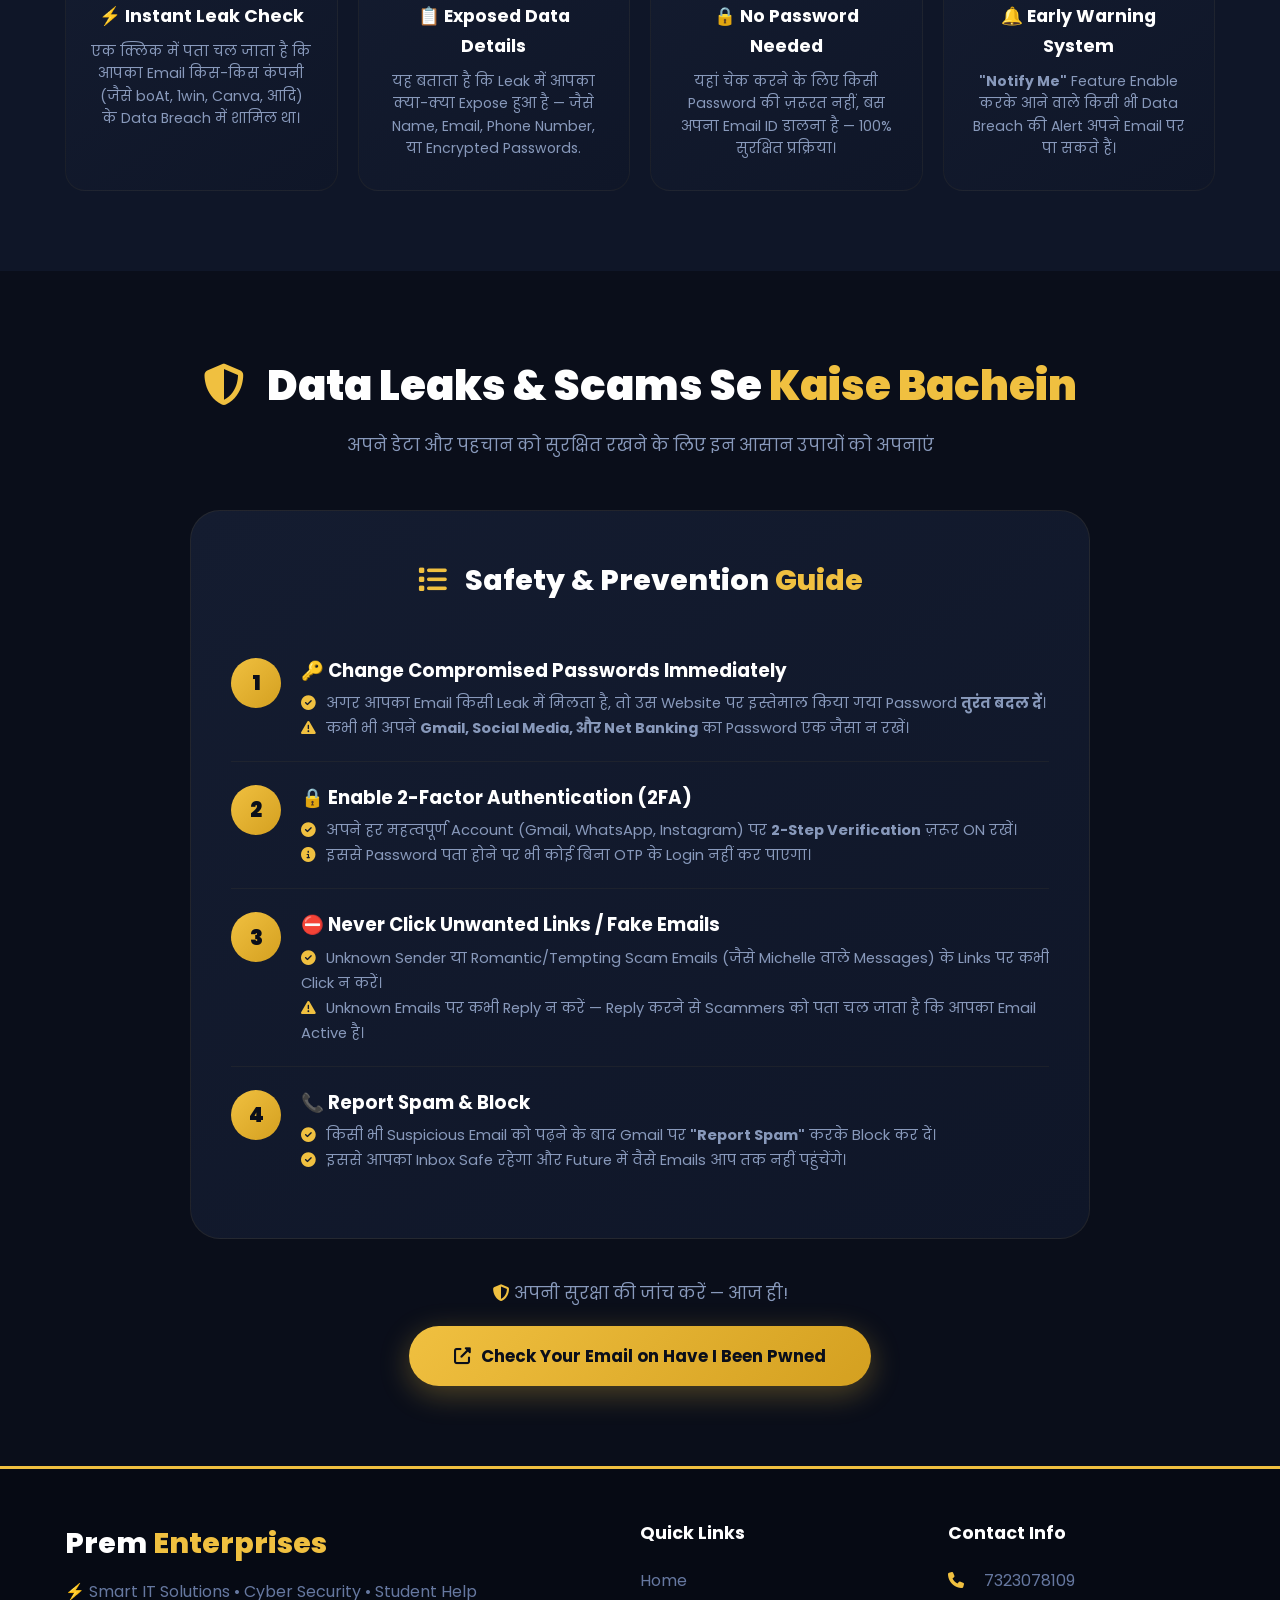
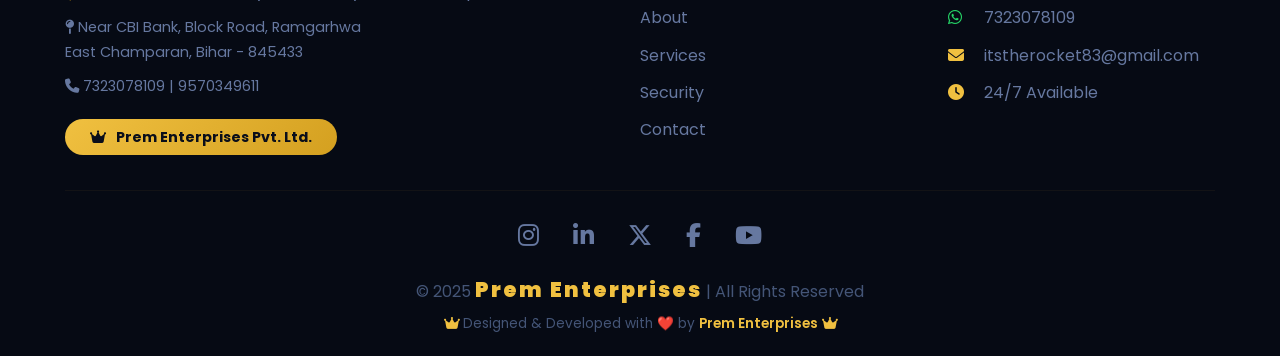
<file: security.html>
<!DOCTYPE html>
<html lang="hi">
<head>
    <meta charset="UTF-8">
    <meta name="viewport" content="width=device-width, initial-scale=1.0">
    <title>Security — Prem Enterprises</title>
    <link rel="stylesheet" href="https://cdnjs.cloudflare.com/ajax/libs/font-awesome/6.5.0/css/all.min.css">
    <link href="https://fonts.googleapis.com/css2?family=Poppins:wght@300;400;500;600;700;800;900&display=swap" rel="stylesheet">
    <link rel="stylesheet" href="css/style.css">
    <style>
        /* ===== SECURITY HERO ===== */
        .security-hero {
            padding: 60px 0 50px;
            background: linear-gradient(135deg, #0a0e1a 0%, #111b30 100%);
            position: relative;
            overflow: hidden;
            min-height: 70vh;
            display: flex;
            align-items: center;
        }
        .security-hero::before {
            content: '';
            position: absolute;
            top: -30%;
            right: -10%;
            width: 600px;
            height: 600px;
            background: radial-gradient(circle, rgba(240, 192, 64, 0.03), transparent 70%);
            border-radius: 50%;
            animation: float 8s ease-in-out infinite;
        }
        .security-hero-content {
            position: relative;
            z-index: 1;
            text-align: center;
            max-width: 850px;
            margin: 0 auto;
        }
        .security-hero-content .shield-icon {
            font-size: 4rem;
            color: #f0c040;
            margin-bottom: 15px;
            display: block;
        }
        .security-hero-content h1 {
            font-size: 3.2rem;
            font-weight: 900;
            color: #fff;
            line-height: 1.2;
        }
        .security-hero-content h1 .gold {
            color: #f0c040;
        }
        .security-hero-content p {
            color: #8899bb;
            font-size: 1.1rem;
            margin: 15px auto 30px;
            max-width: 650px;
        }
        /* ===== TOOL CARD ===== */
        .tool-card {
            background: linear-gradient(145deg, #141c30, #0f1628);
            padding: 45px 40px;
            border-radius: 30px;
            border: 1px solid rgba(240, 192, 64, 0.1);
            max-width: 900px;
            margin: 0 auto;
            position: relative;
            overflow: hidden;
        }
        .tool-card::before {
            content: '';
            position: absolute;
            top: 0;
            left: 0;
            right: 0;
            height: 4px;
            background: linear-gradient(90deg, #f0c040, #d4a020, #f0c040);
            background-size: 200% 100%;
            animation: shimmer 3s infinite;
        }
        .tool-card .tool-header {
            display: flex;
            align-items: center;
            gap: 20px;
            margin-bottom: 25px;
            flex-wrap: wrap;
        }
        .tool-card .tool-header .tool-logo {
            width: 70px;
            height: 70px;
            background: rgba(240, 192, 64, 0.05);
            border-radius: 50%;
            display: flex;
            align-items: center;
            justify-content: center;
            font-size: 2.5rem;
            color: #f0c040;
            flex-shrink: 0;
            border: 1px solid rgba(240, 192, 64, 0.1);
        }
        .tool-card .tool-header .tool-info h3 {
            color: #fff;
            font-size: 1.6rem;
        }
        .tool-card .tool-header .tool-info .tool-url {
            color: #6678a0;
            font-size: 0.85rem;
            word-break: break-all;
        }
        .tool-card .tool-header .tool-info .tool-url i {
            color: #f0c040;
            margin-right: 5px;
        }
        .tool-card .tool-desc {
            color: #b0c4e0;
            font-size: 1.05rem;
            line-height: 1.7;
            padding: 20px 0;
            border-top: 1px solid rgba(240, 192, 64, 0.05);
            border-bottom: 1px solid rgba(240, 192, 64, 0.05);
        }
        .tool-card .tool-desc i {
            color: #f0c040;
            margin-right: 8px;
        }
        .tool-card .tool-btn-wrap {
            margin-top: 25px;
            text-align: center;
        }
        .tool-card .tool-btn {
            display: inline-flex;
            align-items: center;
            gap: 12px;
            background: linear-gradient(135deg, #f0c040, #d4a020);
            color: #0a0e1a;
            padding: 18px 50px;
            border-radius: 50px;
            font-weight: 700;
            font-size: 1.15rem;
            text-decoration: none;
            transition: 0.3s;
            box-shadow: 0 8px 30px rgba(240, 192, 64, 0.3);
        }
        .tool-card .tool-btn:hover {
            transform: translateY(-4px);
            box-shadow: 0 12px 50px rgba(240, 192, 64, 0.5);
        }
        .tool-card .tool-btn i {
            font-size: 1.4rem;
        }
        /* ===== BENEFITS GRID ===== */
        .benefits-grid {
            display: grid;
            grid-template-columns: repeat(auto-fit, minmax(220px, 1fr));
            gap: 20px;
            margin-top: 30px;
        }
        .benefit-card {
            background: linear-gradient(145deg, #141c30, #0f1628);
            padding: 30px 25px;
            border-radius: 20px;
            text-align: center;
            border: 1px solid rgba(240, 192, 64, 0.05);
            transition: 0.4s;
        }
        .benefit-card:hover {
            transform: translateY(-6px);
            border-color: rgba(240, 192, 64, 0.2);
            box-shadow: 0 15px 40px rgba(0, 0, 0, 0.3);
        }
        .benefit-card .benefit-icon {
            width: 65px;
            height: 65px;
            background: rgba(240, 192, 64, 0.05);
            border-radius: 50%;
            display: flex;
            align-items: center;
            justify-content: center;
            margin: 0 auto 15px;
            font-size: 2rem;
            color: #f0c040;
            transition: 0.3s;
        }
        .benefit-card:hover .benefit-icon {
            background: linear-gradient(135deg, #f0c040, #d4a020);
            color: #0a0e1a;
        }
        .benefit-card h4 {
            color: #fff;
            font-size: 1.1rem;
            margin-bottom: 8px;
        }
        .benefit-card p {
            color: #8899bb;
            font-size: 0.88rem;
            line-height: 1.6;
        }
        /* ===== SAFETY GUIDE ===== */
        .safety-guide {
            background: linear-gradient(145deg, #141c30, #0f1628);
            padding: 45px 40px;
            border-radius: 30px;
            border: 1px solid rgba(240, 192, 64, 0.08);
            max-width: 900px;
            margin: 0 auto;
        }
        .safety-guide .guide-title {
            text-align: center;
            font-size: 1.8rem;
            font-weight: 800;
            color: #fff;
            margin-bottom: 30px;
        }
        .safety-guide .guide-title i {
            color: #f0c040;
            margin-right: 12px;
        }
        .safety-guide .guide-title .gold {
            color: #f0c040;
        }
        .guide-step {
            display: flex;
            gap: 20px;
            padding: 20px 0;
            border-bottom: 1px solid rgba(240, 192, 64, 0.05);
        }
        .guide-step:last-child {
            border-bottom: none;
        }
        .guide-step .step-num {
            width: 50px;
            height: 50px;
            background: linear-gradient(135deg, #f0c040, #d4a020);
            border-radius: 50%;
            display: flex;
            align-items: center;
            justify-content: center;
            font-weight: 900;
            font-size: 1.3rem;
            color: #0a0e1a;
            flex-shrink: 0;
            margin-top: 3px;
        }
        .guide-step .step-content h4 {
            color: #fff;
            font-size: 1.15rem;
            margin-bottom: 5px;
        }
        .guide-step .step-content p {
            color: #8899bb;
            font-size: 0.92rem;
            line-height: 1.7;
        }
        .guide-step .step-content p i {
            color: #f0c040;
            margin-right: 6px;
        }
        @media (max-width: 768px) {
            .security-hero-content h1 { font-size: 2rem; }
            .tool-card { padding: 25px 20px; }
            .tool-card .tool-header { flex-direction: column; text-align: center; }
            .tool-card .tool-desc { font-size: 0.95rem; }
            .tool-card .tool-btn { width: 100%; justify-content: center; padding: 15px 30px; }
            .safety-guide { padding: 25px 20px; }
            .guide-step { flex-direction: column; text-align: center; }
            .guide-step .step-num { margin: 0 auto; }
            .benefits-grid { grid-template-columns: 1fr; }
        }
    </style>
</head>
<body>

    <!-- ===== HEADER ===== -->
    <header>
        <div class="container header-flex">
            <div class="logo">
                <div class="logo-icon">
                    <i class="fas fa-rocket"></i>
                </div>
                <div class="logo-text">
                    <h1>Prem <span>Enterprises</span></h1>
                    <p>&#9889; Smart IT Solutions</p>
                </div>
            </div>
            <div class="hamburger" id="hamburger">
                <i class="fas fa-bars"></i>
            </div>
            <nav class="nav-links" id="navLinks">
                <a href="index.html">Home</a>
                <a href="about.html">About</a>
                <a href="services.html">Services</a>
                <a href="security.html" style="color:#f0c040;">Security</a>
                <a href="contact.html" class="nav-cta"><i class="fas fa-phone"></i> Contact</a>
                <a href="#" class="search-icon-btn" title="Search (Ctrl+K)"><i class="fas fa-search"></i></a>
            </nav>
        </div>
    </header>

    <!-- ===== SECURITY HERO ===== -->
    <section class="security-hero">
        <div class="container security-hero-content">
            <i class="fas fa-shield-alt shield-icon"></i>
            <h1>&#128274; <span class="gold">Cyber Security</span> &amp; Safety</h1>
            <p>
                <i class="fas fa-check-circle" style="color:#f0c040;"></i> 
                जानिए कैसे अपने डेटा को सुरक्षित रखें — Data Leaks, Scams और Hackers से बचने के लिए पूरी गाइड
            </p>
            <div style="display:flex;gap:10px;justify-content:center;flex-wrap:wrap;">
                <span style="background:rgba(240,192,64,0.05);padding:5px 18px;border-radius:20px;border:1px solid rgba(240,192,64,0.1);color:#8899bb;font-size:0.85rem;">&#128737; Data Protection</span>
                <span style="background:rgba(240,192,64,0.05);padding:5px 18px;border-radius:20px;border:1px solid rgba(240,192,64,0.1);color:#8899bb;font-size:0.85rem;">&#128269; Leak Check</span>
                <span style="background:rgba(240,192,64,0.05);padding:5px 18px;border-radius:20px;border:1px solid rgba(240,192,64,0.1);color:#8899bb;font-size:0.85rem;">&#128274; 2FA Security</span>
                <span style="background:rgba(240,192,64,0.05);padding:5px 18px;border-radius:20px;border:1px solid rgba(240,192,64,0.1);color:#8899bb;font-size:0.85rem;">&#9888; Scam Alert</span>
            </div>
        </div>
    </section>

    <!-- ===== SECTION 1: CHECK IF YOUR EMAIL IS LEAKED ===== -->
    <section class="main-services" style="padding:80px 0;">
        <div class="container">
            <div class="section-title">
                <i class="fas fa-search"></i> Check If Your <span class="gold">Email</span> Is Leaked
            </div>
            <p class="section-sub">जानिए कहीं आपका ईमेल किसी Data Leak में तो शामिल नहीं — और कैसे रहें सुरक्षित</p>

            <div class="tool-card">
                <div class="tool-header">
                    <div class="tool-logo">
                        <i class="fas fa-database"></i>
                    </div>
                    <div class="tool-info">
                        <h3>&#128269; Have I Been Pwned</h3>
                        <p class="tool-url">
                            <i class="fas fa-globe"></i> 
                            <a href="https://haveibeenpwned.com/" target="_blank" style="color:#b0c4e0;text-decoration:none;">https://haveibeenpwned.com/</a>
                        </p>
                    </div>
                </div>
                <div class="tool-desc">
                    <i class="fas fa-info-circle"></i> 
                    यह एक <strong>मुफ्त और सुरक्षित</strong> website है जहां कोई भी व्यक्ति अपना <strong>Email ID</strong> या <strong>Phone Number</strong> डालकर चेक कर सकता है कि उनका डेटा किसी ऑनलाइन कंपनी के <strong>Data Leak</strong> में एक्सपोज़ हुआ है या नहीं।
                </div>
                <div class="tool-btn-wrap">
                    <a href="https://haveibeenpwned.com/" target="_blank" class="tool-btn">
                        <i class="fas fa-external-link-alt"></i> Check Your Email Now
                    </a>
                </div>
            </div>

            <!-- Benefits -->
            <div style="margin-top:50px;">
                <h3 style="text-align:center;color:#fff;font-size:1.8rem;font-weight:800;margin-bottom:10px;">
                    <i class="fas fa-star" style="color:#f0c040;"></i> 
                    Is Tool Ke <span style="color:#f0c040;">Fayde</span>
                </h3>
                <p style="text-align:center;color:#8899bb;margin-bottom:30px;">
                    Have I Been Pwned — आपकी सुरक्षा के लिए 4 जबरदस्त फायदे
                </p>
                <div class="benefits-grid">
                    <div class="benefit-card">
                        <div class="benefit-icon"><i class="fas fa-bolt"></i></div>
                        <h4>&#9889; Instant Leak Check</h4>
                        <p>एक क्लिक में पता चल जाता है कि आपका Email किस-किस कंपनी (जैसे boAt, 1win, Canva, आदि) के Data Breach में शामिल था।</p>
                    </div>
                    <div class="benefit-card">
                        <div class="benefit-icon"><i class="fas fa-list-ul"></i></div>
                        <h4>&#128203; Exposed Data Details</h4>
                        <p>यह बताता है कि Leak में आपका क्या-क्या Expose हुआ है — जैसे Name, Email, Phone Number, या Encrypted Passwords.</p>
                    </div>
                    <div class="benefit-card">
                        <div class="benefit-icon"><i class="fas fa-lock-open"></i></div>
                        <h4>&#128274; No Password Needed</h4>
                        <p>यहां चेक करने के लिए किसी Password की ज़रूरत नहीं, बस अपना Email ID डालना है — 100% सुरक्षित प्रक्रिया।</p>
                    </div>
                    <div class="benefit-card">
                        <div class="benefit-icon"><i class="fas fa-bell"></i></div>
                        <h4>&#128276; Early Warning System</h4>
                        <p><strong>"Notify Me"</strong> Feature Enable करके आने वाले किसी भी Data Breach की Alert अपने Email पर पा सकते हैं।</p>
                    </div>
                </div>
            </div>
        </div>
    </section>

    <!-- ===== SECTION 2: SAFETY & PREVENTION GUIDE ===== -->
    <section class="govt-services" style="padding:80px 0;">
        <div class="container">
            <div class="section-title">
                <i class="fas fa-shield-alt"></i> Data Leaks &amp; Scams Se <span class="gold">Kaise Bachein</span>
            </div>
            <p class="section-sub">अपने डेटा और पहचान को सुरक्षित रखने के लिए इन आसान उपायों को अपनाएं</p>

            <div class="safety-guide">
                <div class="guide-title">
                    <i class="fas fa-list"></i> Safety &amp; Prevention <span class="gold">Guide</span>
                </div>

                <div class="guide-step">
                    <div class="step-num">1</div>
                    <div class="step-content">
                        <h4>&#128273; Change Compromised Passwords Immediately</h4>
                        <p>
                            <i class="fas fa-check-circle"></i> अगर आपका Email किसी Leak में मिलता है, तो उस Website पर इस्तेमाल किया गया Password <strong>तुरंत बदल दें</strong>।<br>
                            <i class="fas fa-exclamation-triangle" style="color:#f0c040;"></i> कभी भी अपने <strong>Gmail, Social Media, और Net Banking</strong> का Password एक जैसा न रखें।
                        </p>
                    </div>
                </div>

                <div class="guide-step">
                    <div class="step-num">2</div>
                    <div class="step-content">
                        <h4>&#128274; Enable 2-Factor Authentication (2FA)</h4>
                        <p>
                            <i class="fas fa-check-circle"></i> अपने हर महत्वपूर्ण Account (Gmail, WhatsApp, Instagram) पर <strong>2-Step Verification</strong> ज़रूर ON रखें।<br>
                            <i class="fas fa-info-circle"></i> इससे Password पता होने पर भी कोई बिना OTP के Login नहीं कर पाएगा।
                        </p>
                    </div>
                </div>

                <div class="guide-step">
                    <div class="step-num">3</div>
                    <div class="step-content">
                        <h4>&#9940; Never Click Unwanted Links / Fake Emails</h4>
                        <p>
                            <i class="fas fa-check-circle"></i> Unknown Sender या Romantic/Tempting Scam Emails (जैसे Michelle वाले Messages) के Links पर कभी Click न करें।<br>
                            <i class="fas fa-exclamation-triangle" style="color:#f0c040;"></i> Unknown Emails पर कभी Reply न करें — Reply करने से Scammers को पता चल जाता है कि आपका Email Active है।
                        </p>
                    </div>
                </div>

                <div class="guide-step">
                    <div class="step-num">4</div>
                    <div class="step-content">
                        <h4>&#128222; Report Spam &amp; Block</h4>
                        <p>
                            <i class="fas fa-check-circle"></i> किसी भी Suspicious Email को पढ़ने के बाद Gmail पर <strong>"Report Spam"</strong> करके Block कर दें।<br>
                            <i class="fas fa-check-circle"></i> इससे आपका Inbox Safe रहेगा और Future में वैसे Emails आप तक नहीं पहुंचेंगे।
                        </p>
                    </div>
                </div>
            </div>

            <!-- Bottom CTA -->
            <div style="text-align:center;margin-top:40px;">
                <p style="color:#8899bb;margin-bottom:18px;font-size:1.05rem;">
                    <i class="fas fa-shield-alt" style="color:#f0c040;"></i> 
                    अपनी सुरक्षा की जांच करें — आज ही!
                </p>
                <a href="https://haveibeenpwned.com/" target="_blank" class="btn-primary" style="display:inline-flex;">
                    <i class="fas fa-external-link-alt"></i> Check Your Email on Have I Been Pwned
                </a>
            </div>
        </div>
    </section>

    <!-- ===== FOOTER ===== -->
    <footer>
        <div class="container">
            <div class="footer-grid">
                <div class="footer-brand">
                    <h2>Prem <span>Enterprises</span></h2>
                    <p>&#9889; Smart IT Solutions • Cyber Security • Student Help</p>
                    <p style="font-size:0.9rem;color:#6678a0;">
                        <i class="fas fa-map-pin"></i> Near CBI Bank, Block Road, Ramgarhwa<br>
                        East Champaran, Bihar - 845433
                    </p>
                    <p style="font-size:0.9rem;color:#6678a0;">
                        <i class="fas fa-phone"></i> 7323078109 | 9570349611
                    </p>
                    <div class="prem-badge">
                        <i class="fas fa-crown"></i>
                        Prem Enterprises Pvt. Ltd.
                    </div>
                </div>
                <div class="footer-links">
                    <h4>Quick Links</h4>
                    <a href="index.html">Home</a>
                    <a href="about.html">About</a>
                    <a href="services.html">Services</a>
                    <a href="security.html">Security</a>
                    <a href="contact.html">Contact</a>
                </div>
                <div class="footer-contact">
                    <h4>Contact Info</h4>
                    <p><i class="fas fa-phone"></i> 7323078109</p>
                    <p><i class="fab fa-whatsapp" style="color:#25D366;"></i> 7323078109</p>
                    <p><i class="fas fa-envelope"></i> itstherocket83@gmail.com</p>
                    <p><i class="fas fa-clock"></i> 24/7 Available</p>
                </div>
            </div>
            <div class="footer-bottom">
                <div class="footer-social">
                    <a href="#"><i class="fab fa-instagram"></i></a>
                    <a href="https://www.linkedin.com/in/ritik-kumar-prem-kumar-542814286/"><i class="fab fa-linkedin-in"></i></a>
                    <a href="#"><i class="fab fa-x-twitter"></i></a>
                    <a href="#"><i class="fab fa-facebook-f"></i></a>
                    <a href="#"><i class="fab fa-youtube"></i></a>
                </div>
                <p>
                    &copy; 2025 <span class="prem-enterprises">Prem Enterprises</span> | All Rights Reserved
                </p>
                <p style="font-size:0.85rem;color:#445577;margin-top:5px;">
                    <i class="fas fa-crown" style="color:#f0c040;"></i>
                    Designed &amp; Developed with &#10084;&#65039; by <span style="color:#f0c040;font-weight:600;">Prem Enterprises</span>
                    <i class="fas fa-crown" style="color:#f0c040;"></i>
                </p>
            </div>
        </div>
    </footer>

    <!-- ===== SEARCH OVERLAY ===== -->
    <div id="searchOverlay" class="search-overlay">
        <div class="search-close" id="searchClose">
            <i class="fas fa-times"></i>
        </div>
        <div class="search-input-wrap">
            <i class="fas fa-search"></i>
            <input type="text" id="searchInput" placeholder="Search something... कुछ खोजें..." autocomplete="off">
        </div>
        <div id="searchResults" class="search-results"></div>
    </div>

    <script src="js/script.js"></script>
</body>
</html>
</file>
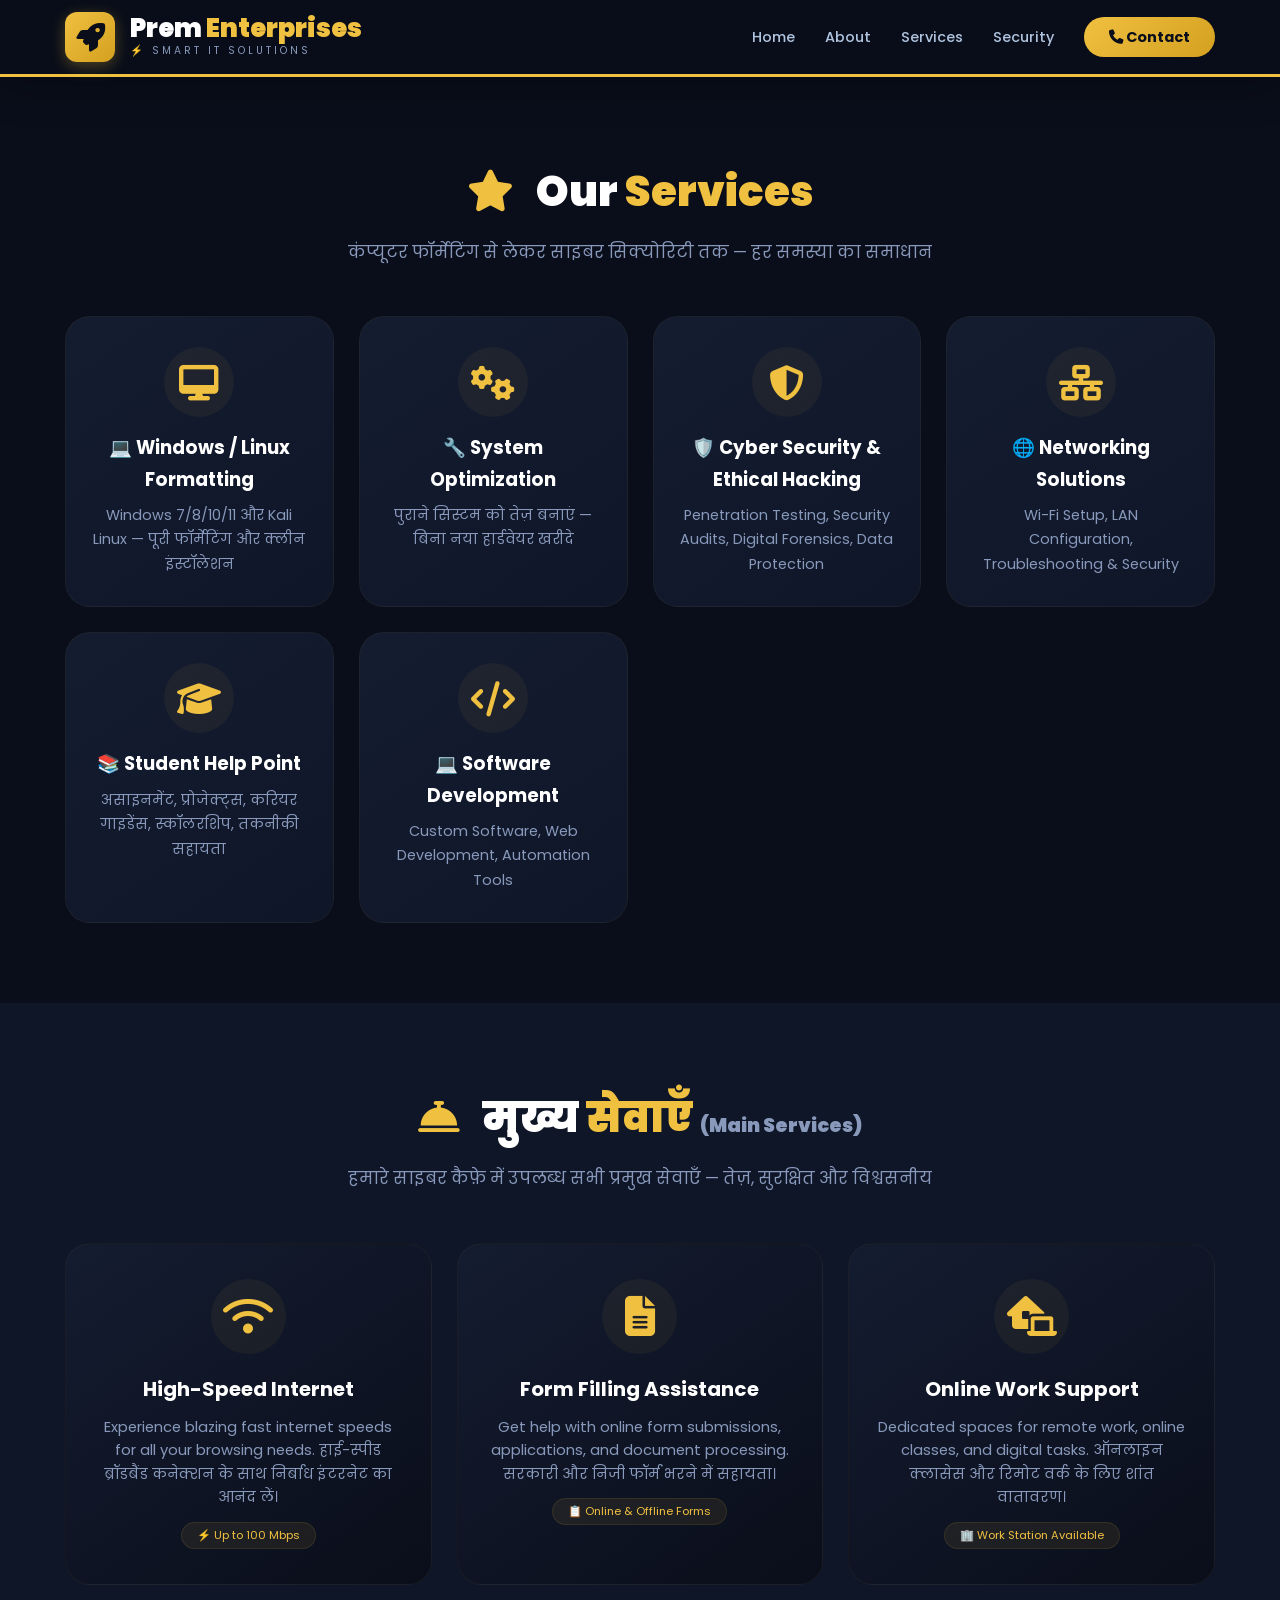
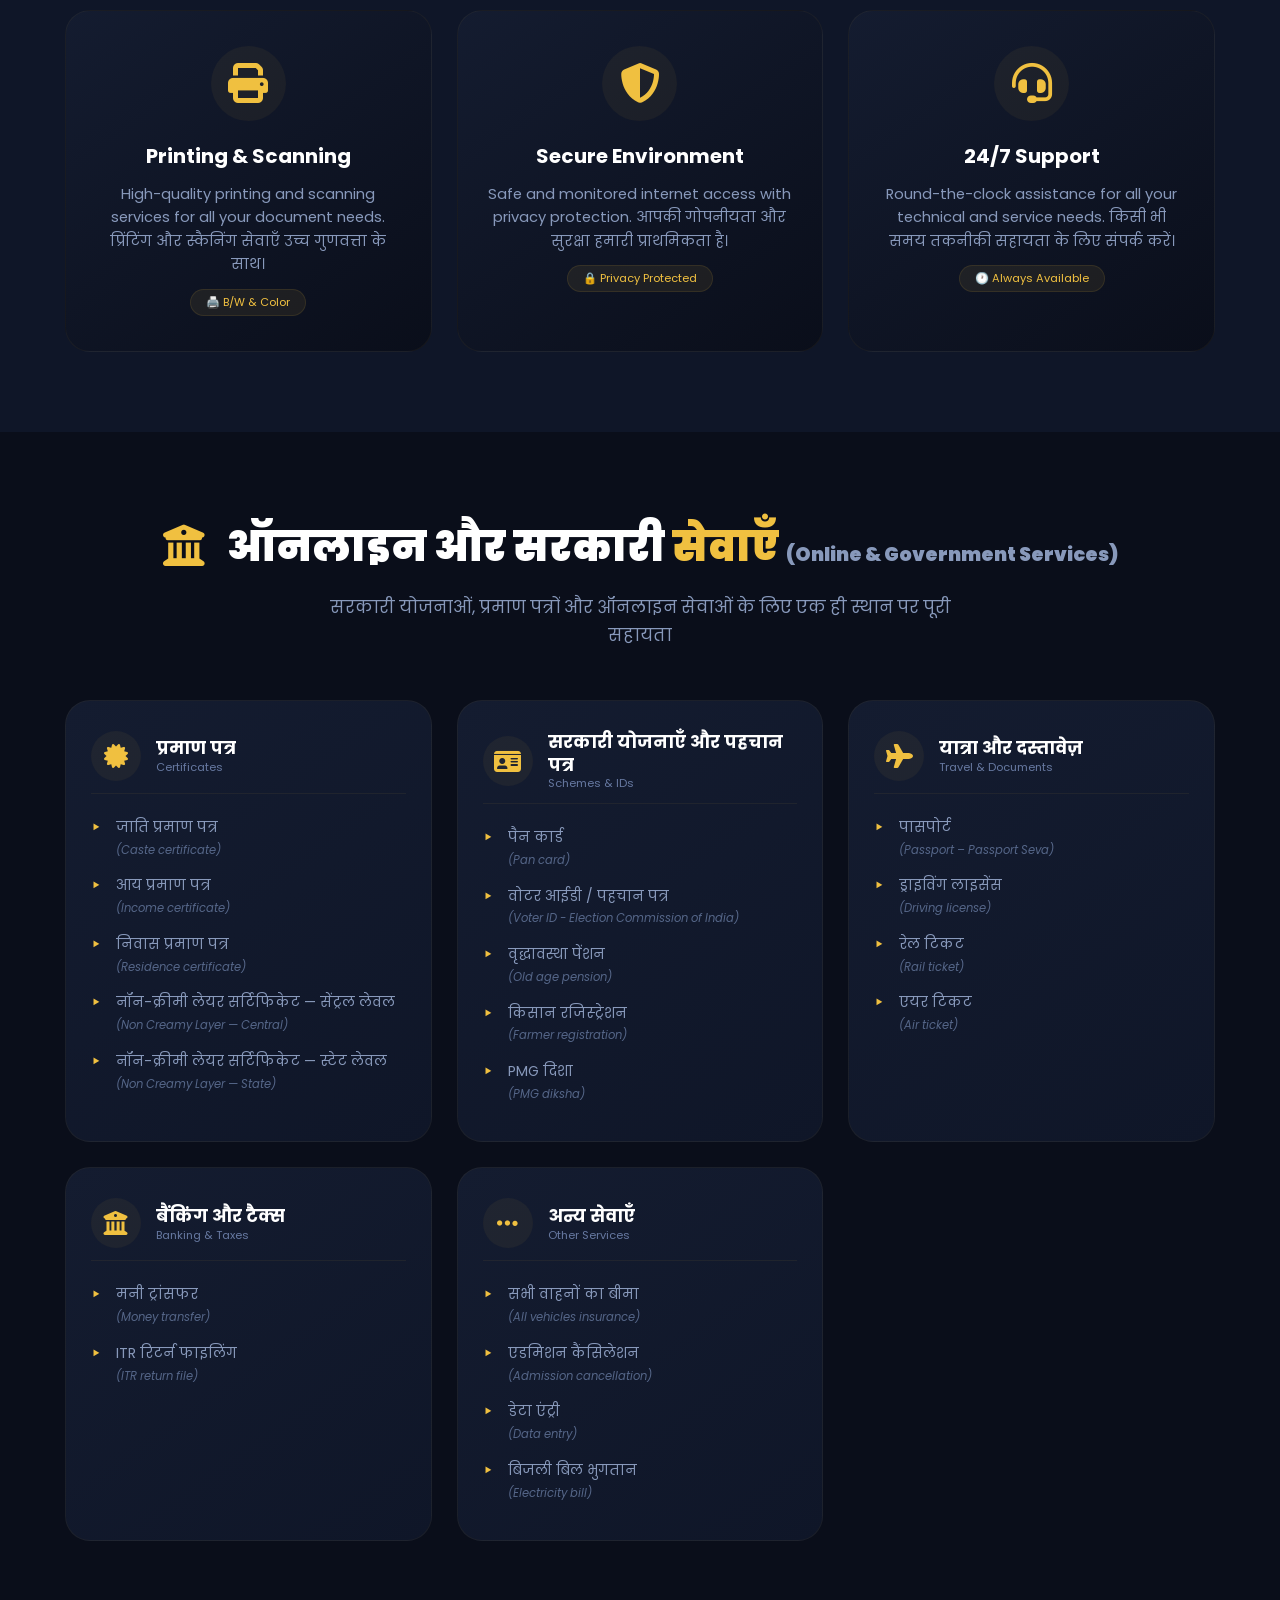
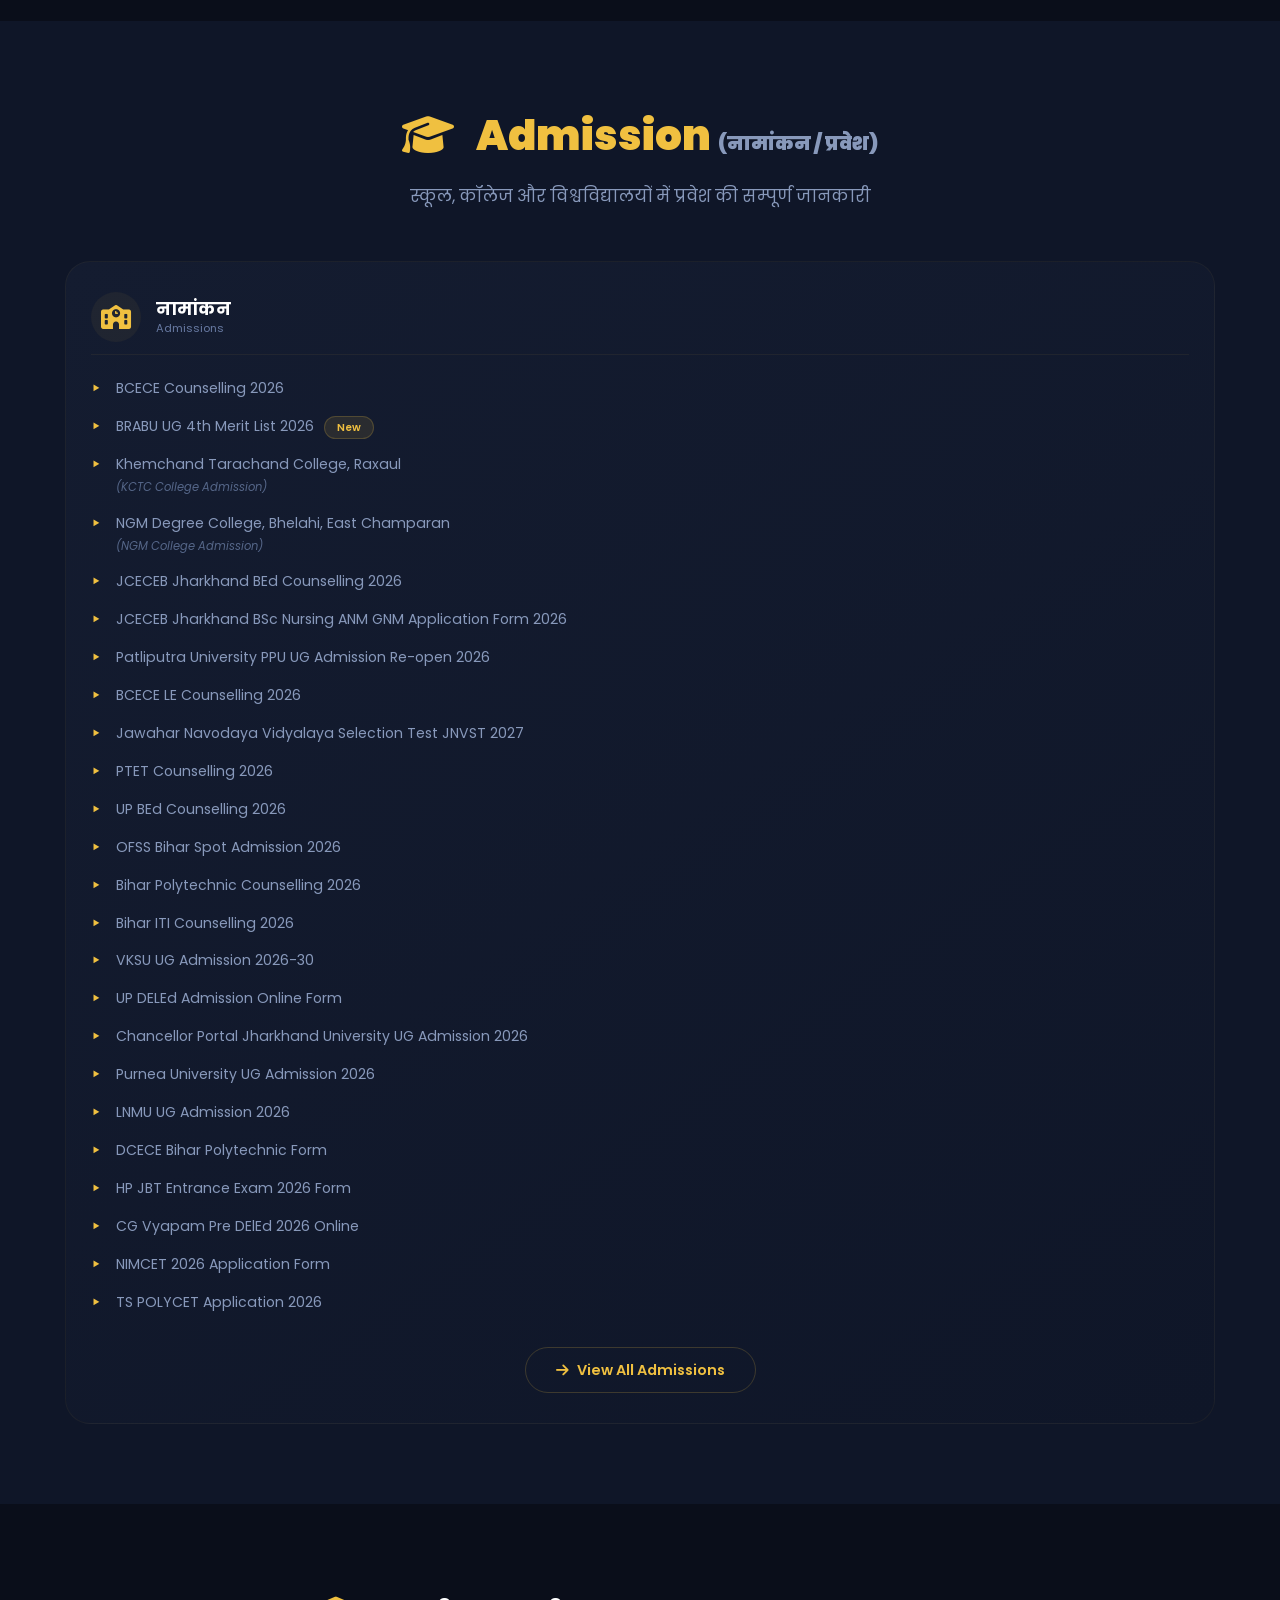
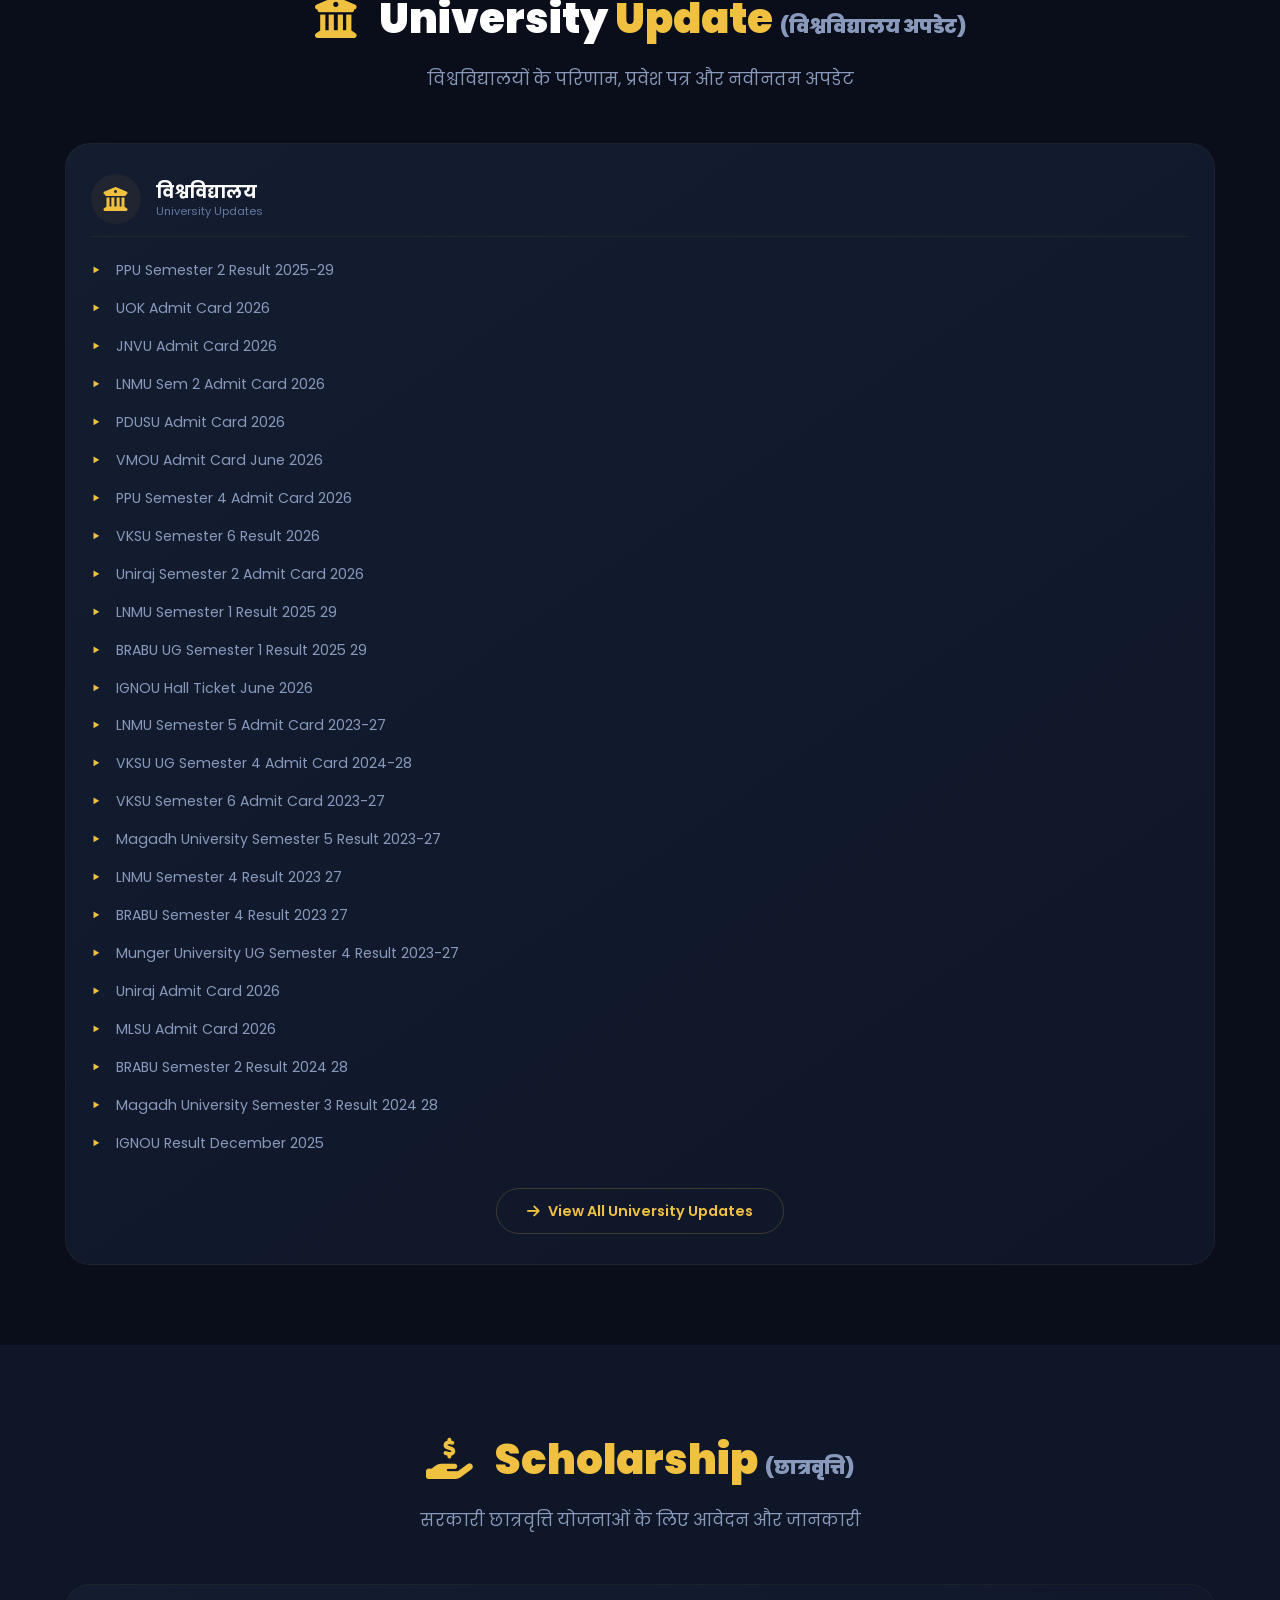
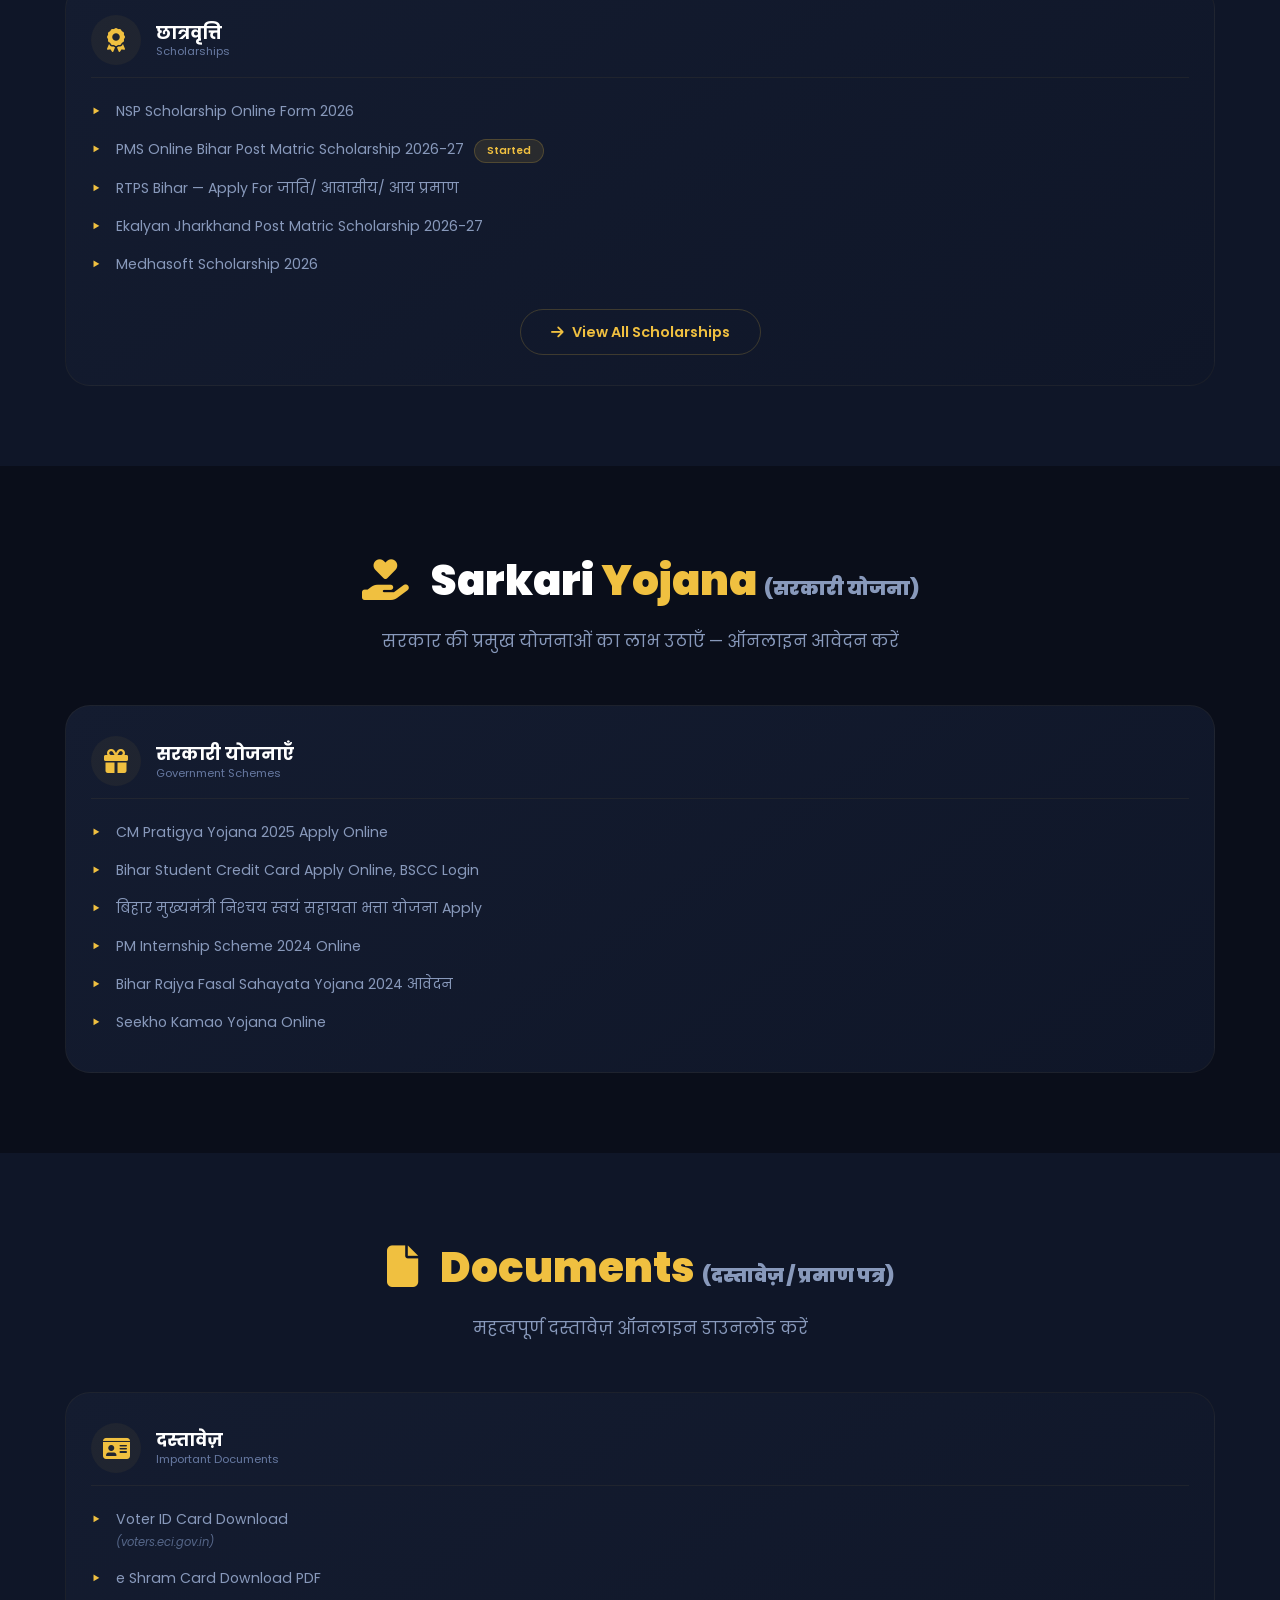
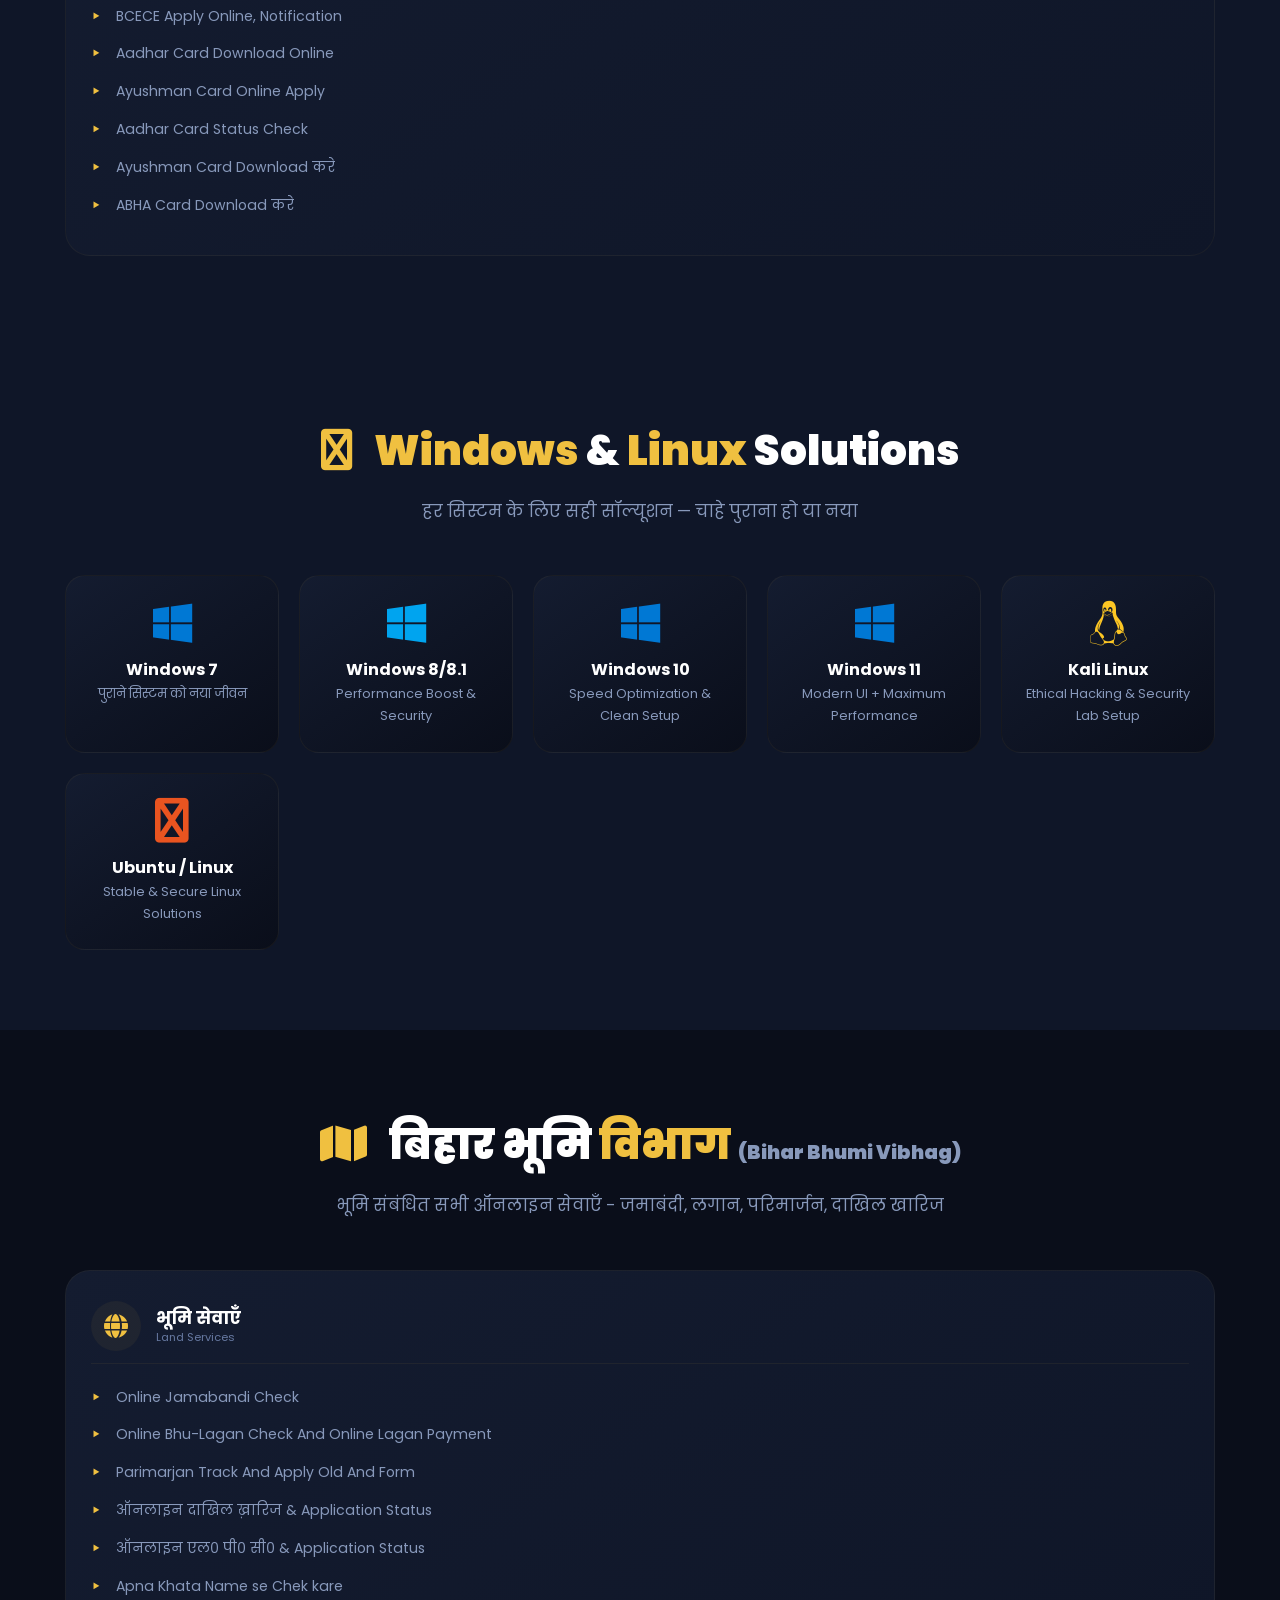
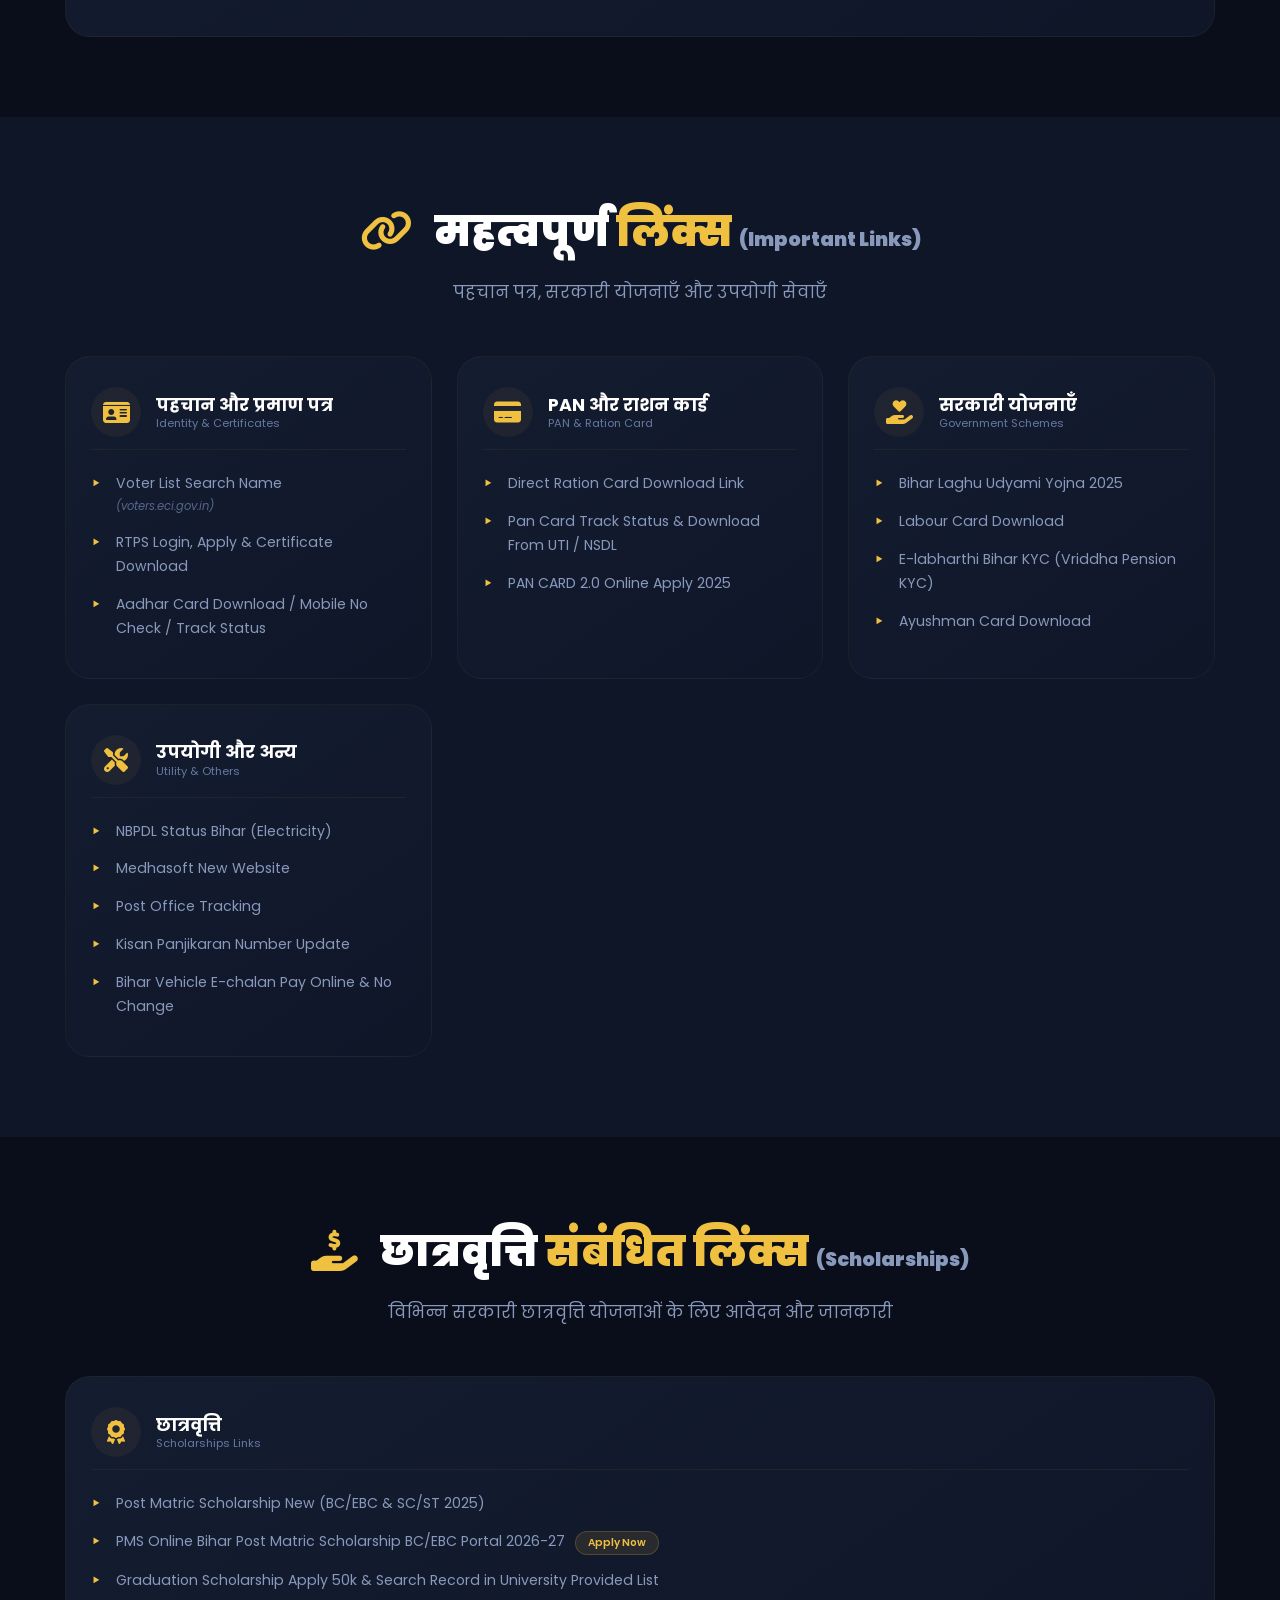
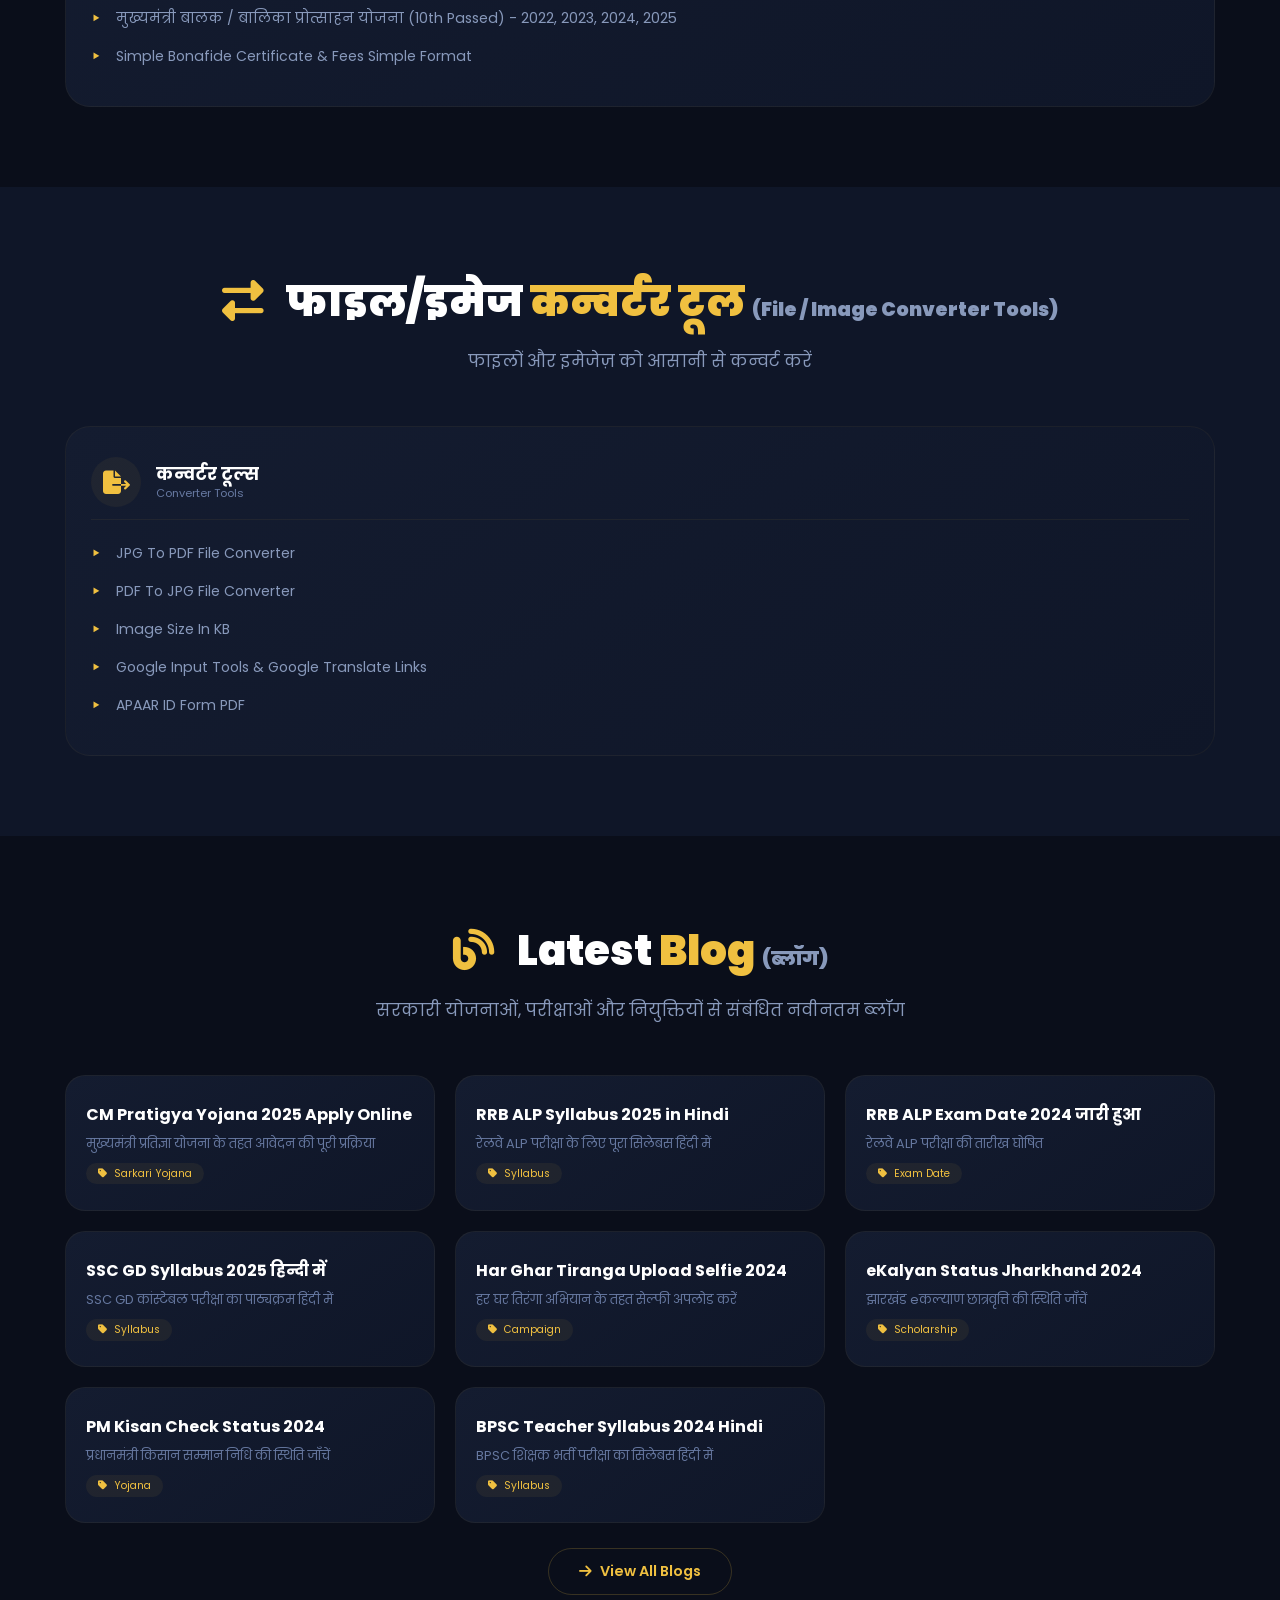
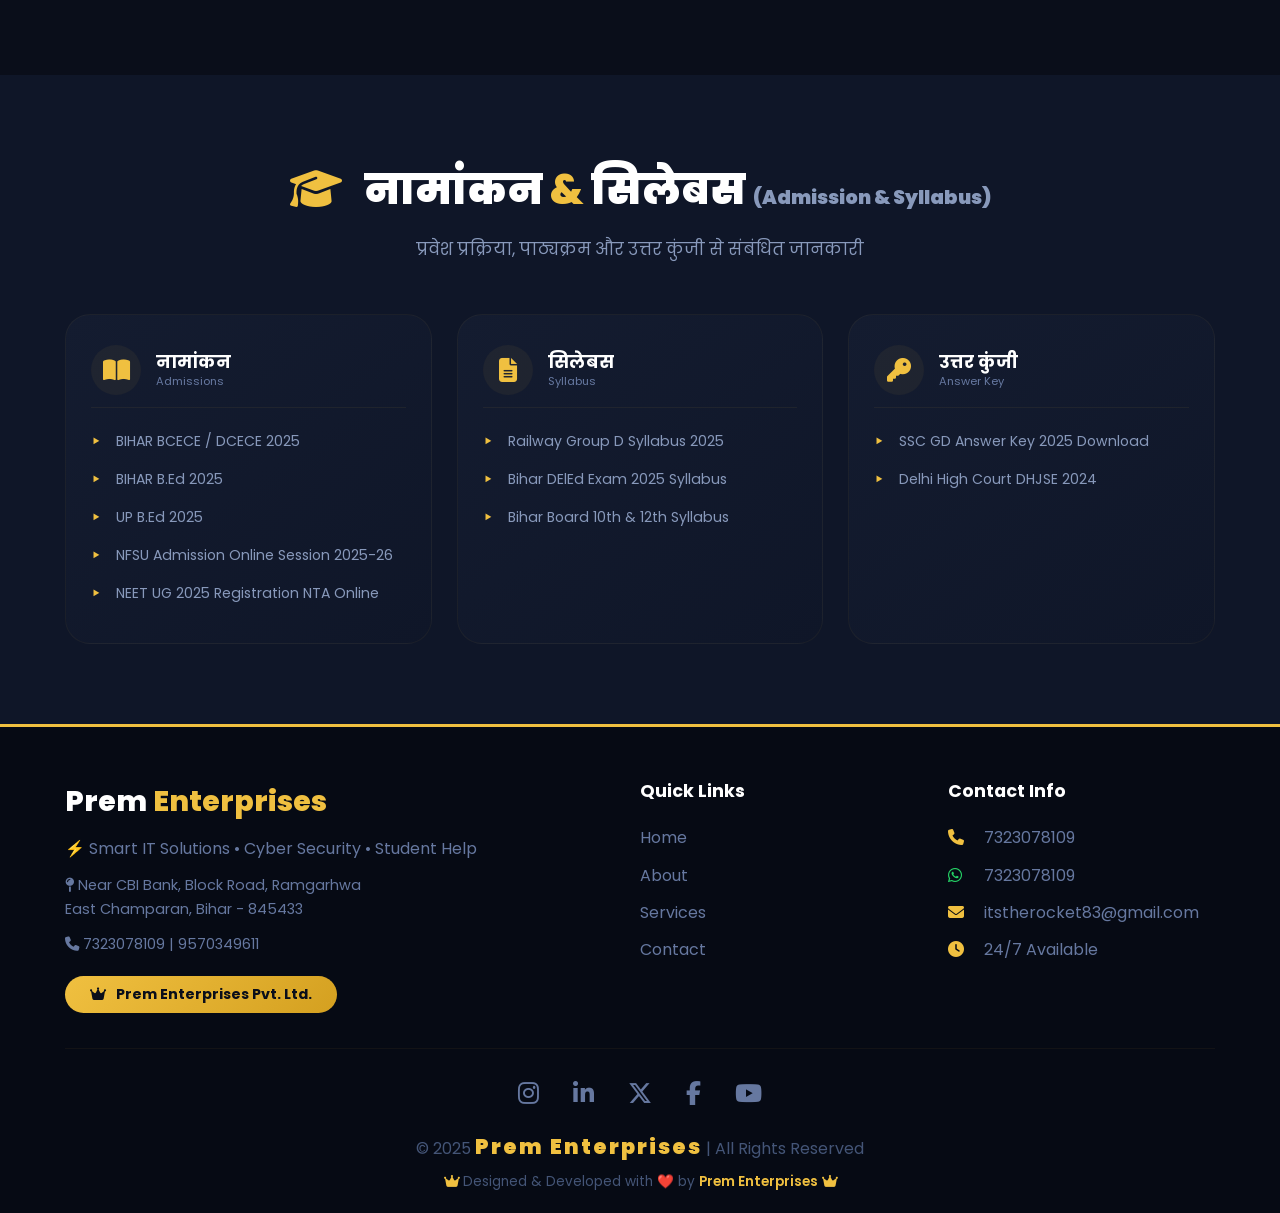
<file: services.html>
<!DOCTYPE html>
<html lang="hi">
<head>
    <meta charset="UTF-8">
    <meta name="viewport" content="width=device-width, initial-scale=1.0">
    <title>IT & Online Services — Prem Enterprises</title>
    <link rel="stylesheet" href="https://cdnjs.cloudflare.com/ajax/libs/font-awesome/6.5.0/css/all.min.css">
    <link href="https://fonts.googleapis.com/css2?family=Poppins:wght@300;400;500;600;700;800;900&display=swap" rel="stylesheet">
    <link rel="stylesheet" href="css/style.css">
</head>
<body>

    <!-- ===== HEADER ===== -->
    <header>
        <div class="container header-flex">
            <div class="logo">
                <div class="logo-icon">
                    <i class="fas fa-rocket"></i>
                </div>
                <div class="logo-text">
                    <h1>Prem <span>Enterprises</span></h1>
                    <p>⚡ Smart IT Solutions</p>
                </div>
            </div>
            <div class="hamburger" id="hamburger">
                <i class="fas fa-bars"></i>
            </div>
            <nav class="nav-links" id="navLinks">
                <a href="index.html">Home</a>
                <a href="about.html">About</a>
                <a href="services.html">Services</a>
                <a href="security.html">Security</a>
                <a href="contact.html" class="nav-cta"><i class="fas fa-phone"></i> Contact</a>
            </nav>
        </div>
    </header>

    <!-- ===== SECTION 1: OUR SERVICES ===== -->
    <section id="services" class="services">
        <div class="container">
            <div class="section-title">
                <i class="fas fa-star"></i> Our <span class="gold">Services</span>
            </div>
            <p class="section-sub">कंप्यूटर फॉर्मेटिंग से लेकर साइबर सिक्योरिटी तक — हर समस्या का समाधान</p>
            <div class="service-grid">
                <div class="service-card">
                    <div class="icon-wrap"><i class="fas fa-desktop"></i></div>
                    <h3>💻 Windows / Linux Formatting</h3>
                    <p>Windows 7/8/10/11 और Kali Linux — पूरी फॉर्मेटिंग और क्लीन इंस्टॉलेशन</p>
                </div>
                <div class="service-card">
                    <div class="icon-wrap"><i class="fas fa-cogs"></i></div>
                    <h3>🔧 System Optimization</h3>
                    <p>पुराने सिस्टम को तेज़ बनाएं — बिना नया हार्डवेयर खरीदे</p>
                </div>
                <div class="service-card">
                    <div class="icon-wrap"><i class="fas fa-shield-alt"></i></div>
                    <h3>🛡️ Cyber Security &amp; Ethical Hacking</h3>
                    <p>Penetration Testing, Security Audits, Digital Forensics, Data Protection</p>
                </div>
                <div class="service-card">
                    <div class="icon-wrap"><i class="fas fa-network-wired"></i></div>
                    <h3>🌐 Networking Solutions</h3>
                    <p>Wi-Fi Setup, LAN Configuration, Troubleshooting &amp; Security</p>
                </div>
                <div class="service-card">
                    <div class="icon-wrap"><i class="fas fa-graduation-cap"></i></div>
                    <h3>📚 Student Help Point</h3>
                    <p>असाइनमेंट, प्रोजेक्ट्स, करियर गाइडेंस, स्कॉलरशिप, तकनीकी सहायता</p>
                </div>
                <div class="service-card">
                    <div class="icon-wrap"><i class="fas fa-code"></i></div>
                    <h3>💻 Software Development</h3>
                    <p>Custom Software, Web Development, Automation Tools</p>
                </div>
            </div>
        </div>
    </section>

    <!-- ===== SECTION 2: MAIN SERVICES (मुख्य सेवाएँ) ===== -->
    <section id="main-services" class="main-services">
        <div class="container">
            <div class="section-title">
                <i class="fas fa-concierge-bell"></i> मुख्य <span class="gold">सेवाएँ</span> <span style="font-size:1.2rem;color:#8899bb;">(Main Services)</span>
            </div>
            <p class="section-sub">हमारे साइबर कैफ़े में उपलब्ध सभी प्रमुख सेवाएँ — तेज़, सुरक्षित और विश्वसनीय</p>
            <div class="main-service-grid">
                <div class="main-service-card">
                    <div class="ms-icon"><i class="fas fa-wifi"></i></div>
                    <h3>High-Speed Internet</h3>
                    <p>Experience blazing fast internet speeds for all your browsing needs. हाई-स्पीड ब्रॉडबैंड कनेक्शन के साथ निर्बाध इंटरनेट का आनंद लें।</p>
                    <span class="ms-tag">⚡ Up to 100 Mbps</span>
                </div>
                <div class="main-service-card">
                    <div class="ms-icon"><i class="fas fa-file-alt"></i></div>
                    <h3>Form Filling Assistance</h3>
                    <p>Get help with online form submissions, applications, and document processing. सरकारी और निजी फॉर्म भरने में सहायता।</p>
                    <span class="ms-tag">📋 Online &amp; Offline Forms</span>
                </div>
                <div class="main-service-card">
                    <div class="ms-icon"><i class="fas fa-laptop-house"></i></div>
                    <h3>Online Work Support</h3>
                    <p>Dedicated spaces for remote work, online classes, and digital tasks. ऑनलाइन क्लासेस और रिमोट वर्क के लिए शांत वातावरण।</p>
                    <span class="ms-tag">🏢 Work Station Available</span>
                </div>
                <div class="main-service-card">
                    <div class="ms-icon"><i class="fas fa-print"></i></div>
                    <h3>Printing &amp; Scanning</h3>
                    <p>High-quality printing and scanning services for all your document needs. प्रिंटिंग और स्कैनिंग सेवाएँ उच्च गुणवत्ता के साथ।</p>
                    <span class="ms-tag">🖨️ B/W &amp; Color</span>
                </div>
                <div class="main-service-card">
                    <div class="ms-icon"><i class="fas fa-shield-alt"></i></div>
                    <h3>Secure Environment</h3>
                    <p>Safe and monitored internet access with privacy protection. आपकी गोपनीयता और सुरक्षा हमारी प्राथमिकता है।</p>
                    <span class="ms-tag">🔒 Privacy Protected</span>
                </div>
                <div class="main-service-card">
                    <div class="ms-icon"><i class="fas fa-headset"></i></div>
                    <h3>24/7 Support</h3>
                    <p>Round-the-clock assistance for all your technical and service needs. किसी भी समय तकनीकी सहायता के लिए संपर्क करें।</p>
                    <span class="ms-tag">🕐 Always Available</span>
                </div>
            </div>
        </div>
    </section>

    <!-- ===== SECTION 3: GOVT SERVICES (ऑनलाइन और सरकारी सेवाएँ) ===== -->
    <section id="govt-services" class="govt-services">
        <div class="container">
            <div class="section-title">
                <i class="fas fa-building-columns"></i> ऑनलाइन और सरकारी <span class="gold">सेवाएँ</span> <span style="font-size:1.2rem;color:#8899bb;">(Online &amp; Government Services)</span>
            </div>
            <p class="section-sub">सरकारी योजनाओं, प्रमाण पत्रों और ऑनलाइन सेवाओं के लिए एक ही स्थान पर पूरी सहायता</p>
            <div class="govt-grid">
                <div class="govt-card">
                    <div class="govt-header">
                        <i class="fas fa-certificate"></i>
                        <h3>प्रमाण पत्र <small>Certificates</small></h3>
                    </div>
                    <ul>
                        <li><a href="https://swcs.bihar.gov.in/RtpsReportView/certificate_download.jsp" class="service-link">जाति प्रमाण पत्र <span class="sub-desc">(Caste certificate)</span></a></li>
                        <li><a href="https://swcs.bihar.gov.in/RtpsReportView/certificate_download.jsp" class="service-link">आय प्रमाण पत्र <span class="sub-desc">(Income certificate)</span></a></li>
                        <li><a href="https://swcs.bihar.gov.in/RtpsReportView/certificate_download.jsp" class="service-link">निवास प्रमाण पत्र <span class="sub-desc">(Residence certificate)</span></a></li>
                        <li><a href="https://swcs.bihar.gov.in/RtpsReportView/certificate_download.jsp" class="service-link">नॉन-क्रीमी लेयर सर्टिफिकेट — सेंट्रल लेवल <span class="sub-desc">(Non Creamy Layer — Central)</span></a></li>
                        <li><a href="https://swcs.bihar.gov.in/RtpsReportView/certificate_download.jsp" class="service-link">नॉन-क्रीमी लेयर सर्टिफिकेट — स्टेट लेवल <span class="sub-desc">(Non Creamy Layer — State)</span></a></li>
                    </ul>
                </div>
                <div class="govt-card">
                    <div class="govt-header">
                        <i class="fas fa-id-card"></i>
                        <h3>सरकारी योजनाएँ और पहचान पत्र <small>Schemes &amp; IDs</small></h3>
                    </div>
                    <ul>
                        <li><a href="#" class="service-link">पैन कार्ड <span class="sub-desc">(Pan card)</span></a></li>
                        <li><a href="https://voters.eci.gov.in/" target="_blank" class="service-link">वोटर आईडी / पहचान पत्र <span class="sub-desc">(Voter ID - Election Commission of India)</span></a></li>
                        <li><a href="#" class="service-link">वृद्धावस्था पेंशन <span class="sub-desc">(Old age pension)</span></a></li>
                        <li><a href="#" class="service-link">किसान रजिस्ट्रेशन <span class="sub-desc">(Farmer registration)</span></a></li>
                        <li><a href="#" class="service-link">PMG दिशा <span class="sub-desc">(PMG diksha)</span></a></li>
                    </ul>
                </div>
                <div class="govt-card">
                    <div class="govt-header">
                        <i class="fas fa-plane"></i>
                        <h3>यात्रा और दस्तावेज़ <small>Travel &amp; Documents</small></h3>
                    </div>
                    <ul>
                        <li><a href="https://services1.passportindia.gov.in/psp" target="_blank" class="service-link">पासपोर्ट <span class="sub-desc">(Passport – Passport Seva)</span></a></li>
                        <li><a href="#" class="service-link">ड्राइविंग लाइसेंस <span class="sub-desc">(Driving license)</span></a></li>
                        <li><a href="#" class="service-link">रेल टिकट <span class="sub-desc">(Rail ticket)</span></a></li>
                        <li><a href="#" class="service-link">एयर टिकट <span class="sub-desc">(Air ticket)</span></a></li>
                    </ul>
                </div>
                <div class="govt-card">
                    <div class="govt-header">
                        <i class="fas fa-building-columns"></i>
                        <h3>बैंकिंग और टैक्स <small>Banking &amp; Taxes</small></h3>
                    </div>
                    <ul>
                        <li><a href="#" class="service-link">मनी ट्रांसफर <span class="sub-desc">(Money transfer)</span></a></li>
                        <li><a href="#" class="service-link">ITR रिटर्न फाइलिंग <span class="sub-desc">(ITR return file)</span></a></li>
                    </ul>
                </div>
                <div class="govt-card">
                    <div class="govt-header">
                        <i class="fas fa-ellipsis-h"></i>
                        <h3>अन्य सेवाएँ <small>Other Services</small></h3>
                    </div>
                    <ul>
                        <li><a href="#" class="service-link">सभी वाहनों का बीमा <span class="sub-desc">(All vehicles insurance)</span></a></li>
                        <li><a href="#" class="service-link">एडमिशन कैंसिलेशन <span class="sub-desc">(Admission cancellation)</span></a></li>
                        <li><a href="#" class="service-link">डेटा एंट्री <span class="sub-desc">(Data entry)</span></a></li>
                        <li><a href="#" class="service-link">बिजली बिल भुगतान <span class="sub-desc">(Electricity bill)</span></a></li>
                    </ul>
                </div>
            </div>
        </div>
    </section>

    <!-- ===== SECTION 4: ADMISSION (नामांकन) ===== -->
    <section id="admission-fj" class="main-services">
        <div class="container">
            <div class="section-title">
                <i class="fas fa-graduation-cap"></i> <span class="gold">Admission</span> <span style="font-size:1.2rem;color:#8899bb;">(नामांकन / प्रवेश)</span>
            </div>
            <p class="section-sub">स्कूल, कॉलेज और विश्वविद्यालयों में प्रवेश की सम्पूर्ण जानकारी</p>
            <div class="govt-grid">
                <div class="govt-card">
                    <div class="govt-header">
                        <i class="fas fa-school" style="color:#f0c040;"></i>
                        <h3>नामांकन <small>Admissions</small></h3>
                    </div>
                    <ul>
                        <li><a href="#" class="service-link">BCECE Counselling 2026</a></li>
                        <li><a href="https://brabu.ac.in/home/UGAdmission " class="service-link">BRABU UG 4th Merit List 2026 <span class="status-tag new">New</span></a></li>
<li><a href="https://kctccollege.in/" class="service-link">Khemchand Tarachand College, Raxaul <span class="sub-desc">(KCTC College Admission)</span></a></li>
                        <li><a href="https://ngmdegreecollege.ac.in/" class="service-link">NGM Degree College, Bhelahi, East Champaran <span class="sub-desc">(NGM College Admission)</span></a></li>
                        <li><a href="#" class="service-link">JCECEB Jharkhand BEd Counselling 2026</a></li>
                        <li><a href="#" class="service-link">JCECEB Jharkhand BSc Nursing ANM GNM Application Form 2026</a></li>
                        <li><a href="#" class="service-link">Patliputra University PPU UG Admission Re-open 2026</a></li>
                        <li><a href="#" class="service-link">BCECE LE Counselling 2026</a></li>
                        <li><a href="#" class="service-link">Jawahar Navodaya Vidyalaya Selection Test JNVST 2027</a></li>
                        <li><a href="#" class="service-link">PTET Counselling 2026</a></li>
                        <li><a href="#" class="service-link">UP BEd Counselling 2026</a></li>
                        <li><a href="#" class="service-link">OFSS Bihar Spot Admission 2026</a></li>
                        <li><a href="#" class="service-link">Bihar Polytechnic Counselling 2026</a></li>
                        <li><a href="#" class="service-link">Bihar ITI Counselling 2026</a></li>
                        <li><a href="#" class="service-link">VKSU UG Admission 2026-30</a></li>
                        <li><a href="#" class="service-link">UP DELEd Admission Online Form</a></li>
                        <li><a href="#" class="service-link">Chancellor Portal Jharkhand University UG Admission 2026</a></li>
                        <li><a href="#" class="service-link">Purnea University UG Admission 2026</a></li>
                        <li><a href="#" class="service-link">LNMU UG Admission 2026</a></li>
                        <li><a href="#" class="service-link">DCECE Bihar Polytechnic Form</a></li>
                        <li><a href="#" class="service-link">HP JBT Entrance Exam 2026 Form</a></li>
                        <li><a href="#" class="service-link">CG Vyapam Pre DElEd 2026 Online</a></li>
                        <li><a href="#" class="service-link">NIMCET 2026 Application Form</a></li>
                        <li><a href="#" class="service-link">TS POLYCET Application 2026</a></li>
                    </ul>
                    <div class="view-all-wrap">
                        <a href="services.html" class="view-all-link"><i class="fas fa-arrow-right"></i> View All Admissions</a>
                    </div>
                </div>
            </div>
        </div>
    </section>

    <!-- ===== SECTION 5: UNIVERSITY UPDATE (विश्वविद्यालय अपडेट) ===== -->
    <section id="university-update" class="govt-services">
        <div class="container">
            <div class="section-title">
                <i class="fas fa-university"></i> University <span class="gold">Update</span> <span style="font-size:1.2rem;color:#8899bb;">(विश्वविद्यालय अपडेट)</span>
            </div>
            <p class="section-sub">विश्वविद्यालयों के परिणाम, प्रवेश पत्र और नवीनतम अपडेट</p>
            <div class="govt-grid">
                <div class="govt-card">
                    <div class="govt-header">
                        <i class="fas fa-university" style="color:#f0c040;"></i>
                        <h3>विश्वविद्यालय <small>University Updates</small></h3>
                    </div>
                    <ul>
                        <li><a href="#" class="service-link">PPU Semester 2 Result 2025-29</a></li>
                        <li><a href="#" class="service-link">UOK Admit Card 2026</a></li>
                        <li><a href="#" class="service-link">JNVU Admit Card 2026</a></li>
                        <li><a href="#" class="service-link">LNMU Sem 2 Admit Card 2026</a></li>
                        <li><a href="#" class="service-link">PDUSU Admit Card 2026</a></li>
                        <li><a href="#" class="service-link">VMOU Admit Card June 2026</a></li>
                        <li><a href="#" class="service-link">PPU Semester 4 Admit Card 2026</a></li>
                        <li><a href="#" class="service-link">VKSU Semester 6 Result 2026</a></li>
                        <li><a href="#" class="service-link">Uniraj Semester 2 Admit Card 2026</a></li>
                        <li><a href="#" class="service-link">LNMU Semester 1 Result 2025 29</a></li>
                        <li><a href="#" class="service-link">BRABU UG Semester 1 Result 2025 29</a></li>
                        <li><a href="#" class="service-link">IGNOU Hall Ticket June 2026</a></li>
                        <li><a href="#" class="service-link">LNMU Semester 5 Admit Card 2023-27</a></li>
                        <li><a href="#" class="service-link">VKSU UG Semester 4 Admit Card 2024-28</a></li>
                        <li><a href="#" class="service-link">VKSU Semester 6 Admit Card 2023-27</a></li>
                        <li><a href="#" class="service-link">Magadh University Semester 5 Result 2023-27</a></li>
                        <li><a href="#" class="service-link">LNMU Semester 4 Result 2023 27</a></li>
                        <li><a href="#" class="service-link">BRABU Semester 4 Result 2023 27</a></li>
                        <li><a href="#" class="service-link">Munger University UG Semester 4 Result 2023-27</a></li>
                        <li><a href="#" class="service-link">Uniraj Admit Card 2026</a></li>
                        <li><a href="#" class="service-link">MLSU Admit Card 2026</a></li>
                        <li><a href="#" class="service-link">BRABU Semester 2 Result 2024 28</a></li>
                        <li><a href="#" class="service-link">Magadh University Semester 3 Result 2024 28</a></li>
                        <li><a href="#" class="service-link">IGNOU Result December 2025</a></li>
                    </ul>
                    <div class="view-all-wrap">
                        <a href="services.html" class="view-all-link"><i class="fas fa-arrow-right"></i> View All University Updates</a>
                    </div>
                </div>
            </div>
        </div>
    </section>

    <!-- ===== SECTION 6: SCHOLARSHIP (छात्रवृत्ति) ===== -->
    <section id="scholarship-fj" class="main-services">
        <div class="container">
            <div class="section-title">
                <i class="fas fa-hand-holding-usd"></i> <span class="gold">Scholarship</span> <span style="font-size:1.2rem;color:#8899bb;">(छात्रवृत्ति)</span>
            </div>
            <p class="section-sub">सरकारी छात्रवृत्ति योजनाओं के लिए आवेदन और जानकारी</p>
            <div class="govt-grid">
                <div class="govt-card">
                    <div class="govt-header">
                        <i class="fas fa-award" style="color:#f0c040;"></i>
                        <h3>छात्रवृत्ति <small>Scholarships</small></h3>
                    </div>
                    <ul>
                        <li>NSP Scholarship Online Form 2026</li>
<li><a href="https://pmsonline.bihar.gov.in/pms/pms_online/Default.aspx" class="service-link">PMS Online Bihar Post Matric Scholarship 2026-27 <span class="status-tag new">Started</span></a></li>
                        <li>RTPS Bihar — Apply For जाति/ आवासीय/ आय प्रमाण</li>
                        <li>Ekalyan Jharkhand Post Matric Scholarship 2026-27</li>
                        <li>Medhasoft Scholarship 2026</li>
                    </ul>
                    <div class="view-all-wrap">
                        <a href="services.html" class="view-all-link"><i class="fas fa-arrow-right"></i> View All Scholarships</a>
                    </div>
                </div>
            </div>
        </div>
    </section>

    <!-- ===== SECTION 7: SARKARI YOJANA (सरकारी योजना) ===== -->
    <section id="sarkari-yojana" class="govt-services">
        <div class="container">
            <div class="section-title">
                <i class="fas fa-hand-holding-heart"></i> Sarkari <span class="gold">Yojana</span> <span style="font-size:1.2rem;color:#8899bb;">(सरकारी योजना)</span>
            </div>
            <p class="section-sub">सरकार की प्रमुख योजनाओं का लाभ उठाएँ — ऑनलाइन आवेदन करें</p>
            <div class="govt-grid">
                <div class="govt-card">
                    <div class="govt-header">
                        <i class="fas fa-gift" style="color:#f0c040;"></i>
                        <h3>सरकारी योजनाएँ <small>Government Schemes</small></h3>
                    </div>
                    <ul>
                        <li>CM Pratigya Yojana 2025 Apply Online</li>
                        <li>Bihar Student Credit Card Apply Online, BSCC Login</li>
                        <li>बिहार मुख्‍यमंत्री निश्‍चय स्‍वयं सहायता भत्ता योजना Apply</li>
                        <li>PM Internship Scheme 2024 Online</li>
                        <li>Bihar Rajya Fasal Sahayata Yojana 2024 आवेदन</li>
                        <li>Seekho Kamao Yojana Online</li>
                    </ul>
                </div>
            </div>
        </div>
    </section>

    <!-- ===== SECTION 8: DOCUMENTS (दस्तावेज़) ===== -->
    <section id="documents" class="main-services">
        <div class="container">
            <div class="section-title">
                <i class="fas fa-file"></i> <span class="gold">Documents</span> <span style="font-size:1.2rem;color:#8899bb;">(दस्तावेज़ / प्रमाण पत्र)</span>
            </div>
            <p class="section-sub">महत्वपूर्ण दस्तावेज़ ऑनलाइन डाउनलोड करें</p>
            <div class="govt-grid">
                <div class="govt-card">
                    <div class="govt-header">
                        <i class="fas fa-id-card" style="color:#f0c040;"></i>
                        <h3>दस्तावेज़ <small>Important Documents</small></h3>
                    </div>
                    <ul>
                        <li><a href="https://voters.eci.gov.in/" target="_blank" class="service-link">Voter ID Card Download <span class="sub-desc">(voters.eci.gov.in)</span></a></li>
                        <li>e Shram Card Download PDF</li>
                        <li>BCECE Apply Online, Notification</li>
                        <li>Aadhar Card Download Online</li>
                        <li>Ayushman Card Online Apply</li>
                        <li>Aadhar Card Status Check</li>
                        <li>Ayushman Card Download करे</li>
                        <li>ABHA Card Download करे</li>
                    </ul>
                </div>
            </div>
        </div>
    </section>

    <!-- ===== SECTION 9: TECH / WINDOWS & LINUX ===== -->
    <section id="tech" class="tech-section">
        <div class="container">
            <div class="section-title">
                <i class="fas fa-windows"></i> <span class="gold">Windows</span> &amp; <span class="gold">Linux</span> Solutions
            </div>
            <p class="section-sub">हर सिस्टम के लिए सही सॉल्यूशन — चाहे पुराना हो या नया</p>
            <div class="tech-grid">
                <div class="tech-card">
                    <i class="fab fa-windows" style="color:#0078D4;"></i>
                    <h4>Windows 7</h4>
                    <p>पुराने सिस्टम को नया जीवन</p>
                </div>
                <div class="tech-card">
                    <i class="fab fa-windows" style="color:#00A4EF;"></i>
                    <h4>Windows 8/8.1</h4>
                    <p>Performance Boost &amp; Security</p>
                </div>
                <div class="tech-card">
                    <i class="fab fa-windows" style="color:#0078D4;"></i>
                    <h4>Windows 10</h4>
                    <p>Speed Optimization &amp; Clean Setup</p>
                </div>
                <div class="tech-card">
                    <i class="fab fa-windows" style="color:#0078D4;"></i>
                    <h4>Windows 11</h4>
                    <p>Modern UI + Maximum Performance</p>
                </div>
                <div class="tech-card">
                    <i class="fab fa-linux" style="color:#FCC624;"></i>
                    <h4>Kali Linux</h4>
                    <p>Ethical Hacking &amp; Security Lab Setup</p>
                </div>
                <div class="tech-card">
                    <i class="fas fa-ubuntu" style="color:#E95420;"></i>
                    <h4>Ubuntu / Linux</h4>
                    <p>Stable &amp; Secure Linux Solutions</p>
                </div>
            </div>
        </div>
    </section>

    <!-- ===== SECTION 10: BIHAR BHUMI VIBHAG (बिहार भूमि विभाग) ===== -->
    <section id="bhumi-vibhag" class="govt-services">
        <div class="container">
            <div class="section-title">
                <i class="fas fa-map"></i> बिहार भूमि <span class="gold">विभाग</span> <span style="font-size:1.2rem;color:#8899bb;">(Bihar Bhumi Vibhag)</span>
            </div>
            <p class="section-sub">भूमि संबंधित सभी ऑनलाइन सेवाएँ - जमाबंदी, लगान, परिमार्जन, दाखिल खारिज</p>
            <div class="govt-grid">
                <div class="govt-card">
                    <div class="govt-header">
                        <i class="fas fa-globe" style="color:#f0c040;"></i>
                        <h3>भूमि सेवाएँ <small>Land Services</small></h3>
                    </div>
                    <ul>
                        <li>Online Jamabandi Check</li>
                        <li>Online Bhu-Lagan Check And Online Lagan Payment</li>
                        <li>Parimarjan Track And Apply Old And Form</li>
                        <li>ऑनलाइन दाखिल ख़ारिज &amp; Application Status</li>
                        <li>ऑनलाइन एल० पी० सी० &amp; Application Status</li>
                        <li>Apna Khata Name se Chek kare</li>
                    </ul>
                </div>
            </div>
        </div>
    </section>

    <!-- ===== SECTION 11: IMPORTANT LINKS (महत्वपूर्ण लिंक्स) ===== -->
    <section id="important-links" class="main-services">
        <div class="container">
            <div class="section-title">
                <i class="fas fa-link"></i> महत्वपूर्ण <span class="gold">लिंक्स</span> <span style="font-size:1.2rem;color:#8899bb;">(Important Links)</span>
            </div>
            <p class="section-sub">पहचान पत्र, सरकारी योजनाएँ और उपयोगी सेवाएँ</p>
            <div class="govt-grid">
                <div class="govt-card">
                    <div class="govt-header">
                        <i class="fas fa-id-card" style="color:#f0c040;"></i>
                        <h3>पहचान और प्रमाण पत्र <small>Identity &amp; Certificates</small></h3>
                    </div>
                    <ul>
                        <li><a href="https://voters.eci.gov.in/" target="_blank" class="service-link">Voter List Search Name <span class="sub-desc">(voters.eci.gov.in)</span></a></li>
                        <li>RTPS Login, Apply &amp; Certificate Download</li>
                        <li>Aadhar Card Download / Mobile No Check / Track Status</li>
                    </ul>
                </div>
                <div class="govt-card">
                    <div class="govt-header">
                        <i class="fas fa-credit-card" style="color:#f0c040;"></i>
                        <h3>PAN और राशन कार्ड <small>PAN &amp; Ration Card</small></h3>
                    </div>
                    <ul>
                        <li>Direct Ration Card Download Link</li>
                        <li>Pan Card Track Status &amp; Download From UTI / NSDL</li>
                        <li>PAN CARD 2.0 Online Apply 2025</li>
                    </ul>
                </div>
                <div class="govt-card">
                    <div class="govt-header">
                        <i class="fas fa-hand-holding-heart" style="color:#f0c040;"></i>
                        <h3>सरकारी योजनाएँ <small>Government Schemes</small></h3>
                    </div>
                    <ul>
                        <li>Bihar Laghu Udyami Yojna 2025</li>
                        <li>Labour Card Download</li>
                        <li>E-labharthi Bihar KYC (Vriddha Pension KYC)</li>
                        <li>Ayushman Card Download</li>
                    </ul>
                </div>
                <div class="govt-card">
                    <div class="govt-header">
                        <i class="fas fa-tools" style="color:#f0c040;"></i>
                        <h3>उपयोगी और अन्य <small>Utility &amp; Others</small></h3>
                    </div>
                    <ul>
                        <li>NBPDL Status Bihar (Electricity)</li>
                        <li>Medhasoft New Website</li>
                        <li>Post Office Tracking</li>
                        <li>Kisan Panjikaran Number Update</li>
                        <li>Bihar Vehicle E-chalan Pay Online &amp; No Change</li>
                    </ul>
                </div>
            </div>
        </div>
    </section>

    <!-- ===== SECTION 12: SCHOLARSHIPS (छात्रवृत्ति संबंधित लिंक्स) ===== -->
    <section id="scholarships" class="govt-services">
        <div class="container">
            <div class="section-title">
                <i class="fas fa-hand-holding-usd"></i> छात्रवृत्ति <span class="gold">संबंधित लिंक्स</span> <span style="font-size:1.2rem;color:#8899bb;">(Scholarships)</span>
            </div>
            <p class="section-sub">विभिन्न सरकारी छात्रवृत्ति योजनाओं के लिए आवेदन और जानकारी</p>
            <div class="govt-grid">
                <div class="govt-card">
                    <div class="govt-header">
                        <i class="fas fa-award" style="color:#f0c040;"></i>
                        <h3>छात्रवृत्ति <small>Scholarships Links</small></h3>
                    </div>
                    <ul>
                        <li>Post Matric Scholarship New (BC/EBC &amp; SC/ST 2025)</li>
                        <li><a href="https://pmsonline.bihar.gov.in/pms/pms_online/Default.aspx" class="service-link">PMS Online Bihar Post Matric Scholarship BC/EBC Portal 2026-27 <span class="status-tag new">Apply Now</span></a></li>
                        <li>Graduation Scholarship Apply 50k &amp; Search Record in University Provided List</li>
                        <li>मुख्यमंत्री बालक / बालिका प्रोत्साहन योजना (10th Passed) - 2022, 2023, 2024, 2025</li>
                        <li>Simple Bonafide Certificate &amp; Fees Simple Format</li>
                    </ul>
                </div>
            </div>
        </div>
    </section>

    <!-- ===== SECTION 13: FILE/IMAGE CONVERTER TOOLS ===== -->
    <section id="converter-tools" class="main-services">
        <div class="container">
            <div class="section-title">
                <i class="fas fa-exchange-alt"></i> फाइल/इमेज <span class="gold">कन्वर्टर टूल</span> <span style="font-size:1.2rem;color:#8899bb;">(File / Image Converter Tools)</span>
            </div>
            <p class="section-sub">फाइलों और इमेजेज़ को आसानी से कन्वर्ट करें</p>
            <div class="govt-grid">
                <div class="govt-card">
                    <div class="govt-header">
                        <i class="fas fa-file-export" style="color:#f0c040;"></i>
                        <h3>कन्वर्टर टूल्स <small>Converter Tools</small></h3>
                    </div>
                    <ul>
                        <li>JPG To PDF File Converter</li>
                        <li>PDF To JPG File Converter</li>
                        <li>Image Size In KB</li>
                        <li>Google Input Tools &amp; Google Translate Links</li>
                        <li>APAAR ID Form PDF</li>
                    </ul>
                </div>
            </div>
        </div>
    </section>

    <!-- ===== SECTION 14: LATEST BLOG (ब्लॉग) ===== -->
    <section id="latest-blog" class="govt-services">
        <div class="container">
            <div class="section-title">
                <i class="fas fa-blog"></i> Latest <span class="gold">Blog</span> <span style="font-size:1.2rem;color:#8899bb;">(ब्लॉग)</span>
            </div>
            <p class="section-sub">सरकारी योजनाओं, परीक्षाओं और नियुक्तियों से संबंधित नवीनतम ब्लॉग</p>
            <div class="blog-grid">
                <div class="blog-card">
                    <h4>CM Pratigya Yojana 2025 Apply Online</h4>
                    <p>मुख्यमंत्री प्रतिज्ञा योजना के तहत आवेदन की पूरी प्रक्रिया</p>
                    <span class="blog-tag"><i class="fas fa-tag"></i> Sarkari Yojana</span>
                </div>
                <div class="blog-card">
                    <h4>RRB ALP Syllabus 2025 in Hindi</h4>
                    <p>रेलवे ALP परीक्षा के लिए पूरा सिलेबस हिंदी में</p>
                    <span class="blog-tag"><i class="fas fa-tag"></i> Syllabus</span>
                </div>
                <div class="blog-card">
                    <h4>RRB ALP Exam Date 2024 जारी हुआ</h4>
                    <p>रेलवे ALP परीक्षा की तारीख घोषित</p>
                    <span class="blog-tag"><i class="fas fa-tag"></i> Exam Date</span>
                </div>
                <div class="blog-card">
                    <h4>SSC GD Syllabus 2025 हिन्दी में</h4>
                    <p>SSC GD कांस्टेबल परीक्षा का पाठ्यक्रम हिंदी में</p>
                    <span class="blog-tag"><i class="fas fa-tag"></i> Syllabus</span>
                </div>
                <div class="blog-card">
                    <h4>Har Ghar Tiranga Upload Selfie 2024</h4>
                    <p>हर घर तिरंगा अभियान के तहत सेल्फी अपलोड करें</p>
                    <span class="blog-tag"><i class="fas fa-tag"></i> Campaign</span>
                </div>
                <div class="blog-card">
                    <h4>eKalyan Status Jharkhand 2024</h4>
                    <p>झारखंड eकल्याण छात्रवृत्ति की स्थिति जाँचें</p>
                    <span class="blog-tag"><i class="fas fa-tag"></i> Scholarship</span>
                </div>
                <div class="blog-card">
                    <h4>PM Kisan Check Status 2024</h4>
                    <p>प्रधानमंत्री किसान सम्मान निधि की स्थिति जाँचें</p>
                    <span class="blog-tag"><i class="fas fa-tag"></i> Yojana</span>
                </div>
                <div class="blog-card">
                    <h4>BPSC Teacher Syllabus 2024 Hindi</h4>
                    <p>BPSC शिक्षक भर्ती परीक्षा का सिलेबस हिंदी में</p>
                    <span class="blog-tag"><i class="fas fa-tag"></i> Syllabus</span>
                </div>
            </div>
            <div class="view-all-wrap">
                <a href="services.html" class="view-all-link"><i class="fas fa-arrow-right"></i> View All Blogs</a>
            </div>
        </div>
    </section>

    <!-- ===== SECTION 15: ADMISSION & SYLLABUS (नामांकन & सिलेबस) ===== -->
    <section id="admission" class="main-services">
        <div class="container">
            <div class="section-title">
                <i class="fas fa-graduation-cap"></i> नामांकन <span class="gold">&amp;</span> सिलेबस <span style="font-size:1.2rem;color:#8899bb;">(Admission &amp; Syllabus)</span>
            </div>
            <p class="section-sub">प्रवेश प्रक्रिया, पाठ्यक्रम और उत्तर कुंजी से संबंधित जानकारी</p>
            <div class="govt-grid">
                <div class="govt-card">
                    <div class="govt-header">
                        <i class="fas fa-book-open" style="color:#f0c040;"></i>
                        <h3>नामांकन <small>Admissions</small></h3>
                    </div>
                    <ul>
                        <li>BIHAR BCECE / DCECE 2025</li>
                        <li>BIHAR B.Ed 2025</li>
                        <li>UP B.Ed 2025</li>
                        <li>NFSU Admission Online Session 2025-26</li>
                        <li>NEET UG 2025 Registration NTA Online</li>
                    </ul>
                </div>
                <div class="govt-card">
                    <div class="govt-header">
                        <i class="fas fa-file-alt" style="color:#f0c040;"></i>
                        <h3>सिलेबस <small>Syllabus</small></h3>
                    </div>
                    <ul>
                        <li>Railway Group D Syllabus 2025</li>
                        <li>Bihar DElEd Exam 2025 Syllabus</li>
                        <li>Bihar Board 10th &amp; 12th Syllabus</li>
                    </ul>
                </div>
                <div class="govt-card">
                    <div class="govt-header">
                        <i class="fas fa-key" style="color:#f0c040;"></i>
                        <h3>उत्तर कुंजी <small>Answer Key</small></h3>
                    </div>
                    <ul>
                        <li>SSC GD Answer Key 2025 Download</li>
                        <li>Delhi High Court DHJSE 2024</li>
                    </ul>
                </div>
            </div>
        </div>
    </section>

    <!-- ===== FOOTER ===== -->
    <footer>
        <div class="container">
            <div class="footer-grid">
                <div class="footer-brand">
                    <h2>Prem <span>Enterprises</span></h2>
                    <p>⚡ Smart IT Solutions • Cyber Security • Student Help</p>
                    <p style="font-size:0.9rem;color:#6678a0;">
                        <i class="fas fa-map-pin"></i> Near CBI Bank, Block Road, Ramgarhwa<br>
                        East Champaran, Bihar - 845433
                    </p>
                    <p style="font-size:0.9rem;color:#6678a0;">
                        <i class="fas fa-phone"></i> 7323078109 | 9570349611
                    </p>
                    <div class="prem-badge">
                        <i class="fas fa-crown"></i>
                        Prem Enterprises Pvt. Ltd.
                    </div>
                </div>
<div class="footer-links">
                    <h4>Quick Links</h4>
                    <a href="index.html">Home</a>
                    <a href="about.html">About</a>
                    <a href="services.html">Services</a>
                    <a href="contact.html">Contact</a>
                </div>
                <div class="footer-contact">
                    <h4>Contact Info</h4>
                    <p><i class="fas fa-phone"></i> 7323078109</p>
                    <p><i class="fab fa-whatsapp" style="color:#25D366;"></i> 7323078109</p>
                    <p><i class="fas fa-envelope"></i> itstherocket83@gmail.com</p>
                    <p><i class="fas fa-clock"></i> 24/7 Available</p>
                </div>
            </div>
            <div class="footer-bottom">
                <div class="footer-social">
                    <a href="#"><i class="fab fa-instagram"></i></a>
                    <a href="https://www.linkedin.com/in/ritik-kumar-prem-kumar-542814286/"><i class="fab fa-linkedin-in"></i></a>
                    <a href="#"><i class="fab fa-x-twitter"></i></a>
                    <a href="#"><i class="fab fa-facebook-f"></i></a>
                    <a href="#"><i class="fab fa-youtube"></i></a>
                </div>
                <p>
                    &copy; 2025 <span class="prem-enterprises">Prem Enterprises</span> | All Rights Reserved
                </p>
                <p style="font-size:0.85rem;color:#445577;margin-top:5px;">
                    <i class="fas fa-crown" style="color:#f0c040;"></i>
                    Designed &amp; Developed with ❤️ by <span style="color:#f0c040;font-weight:600;">Prem Enterprises</span>
                    <i class="fas fa-crown" style="color:#f0c040;"></i>
                </p>
            </div>
        </div>
    </footer>

    <!-- ===== SEARCH OVERLAY ===== -->
    <div id="searchOverlay" class="search-overlay">
        <div class="search-close" id="searchClose">
            <i class="fas fa-times"></i>
        </div>
        <div class="search-input-wrap">
            <i class="fas fa-search"></i>
            <input type="text" id="searchInput" placeholder="Search something... कुछ खोजें..." autocomplete="off">
        </div>
        <div id="searchResults" class="search-results"></div>
    </div>

    <script src="js/script.js"></script>
</body>
</html>
</file>
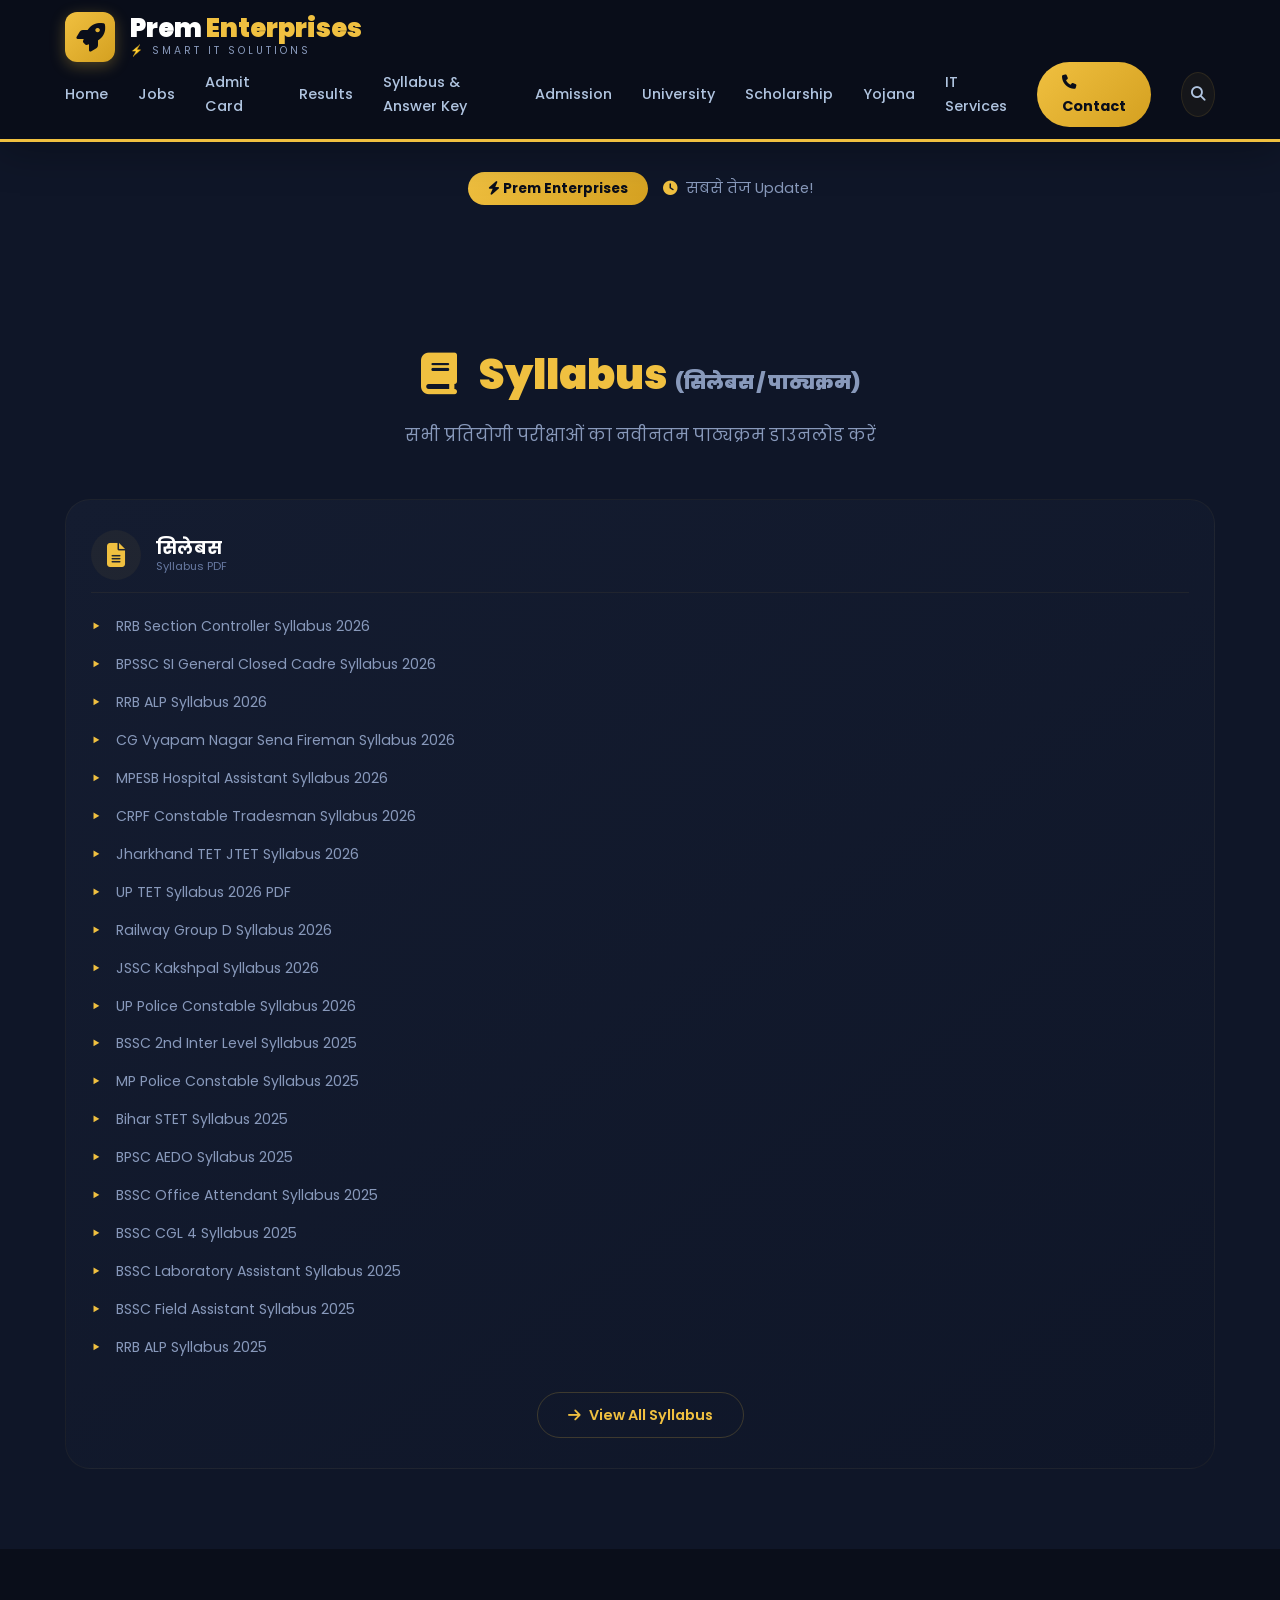
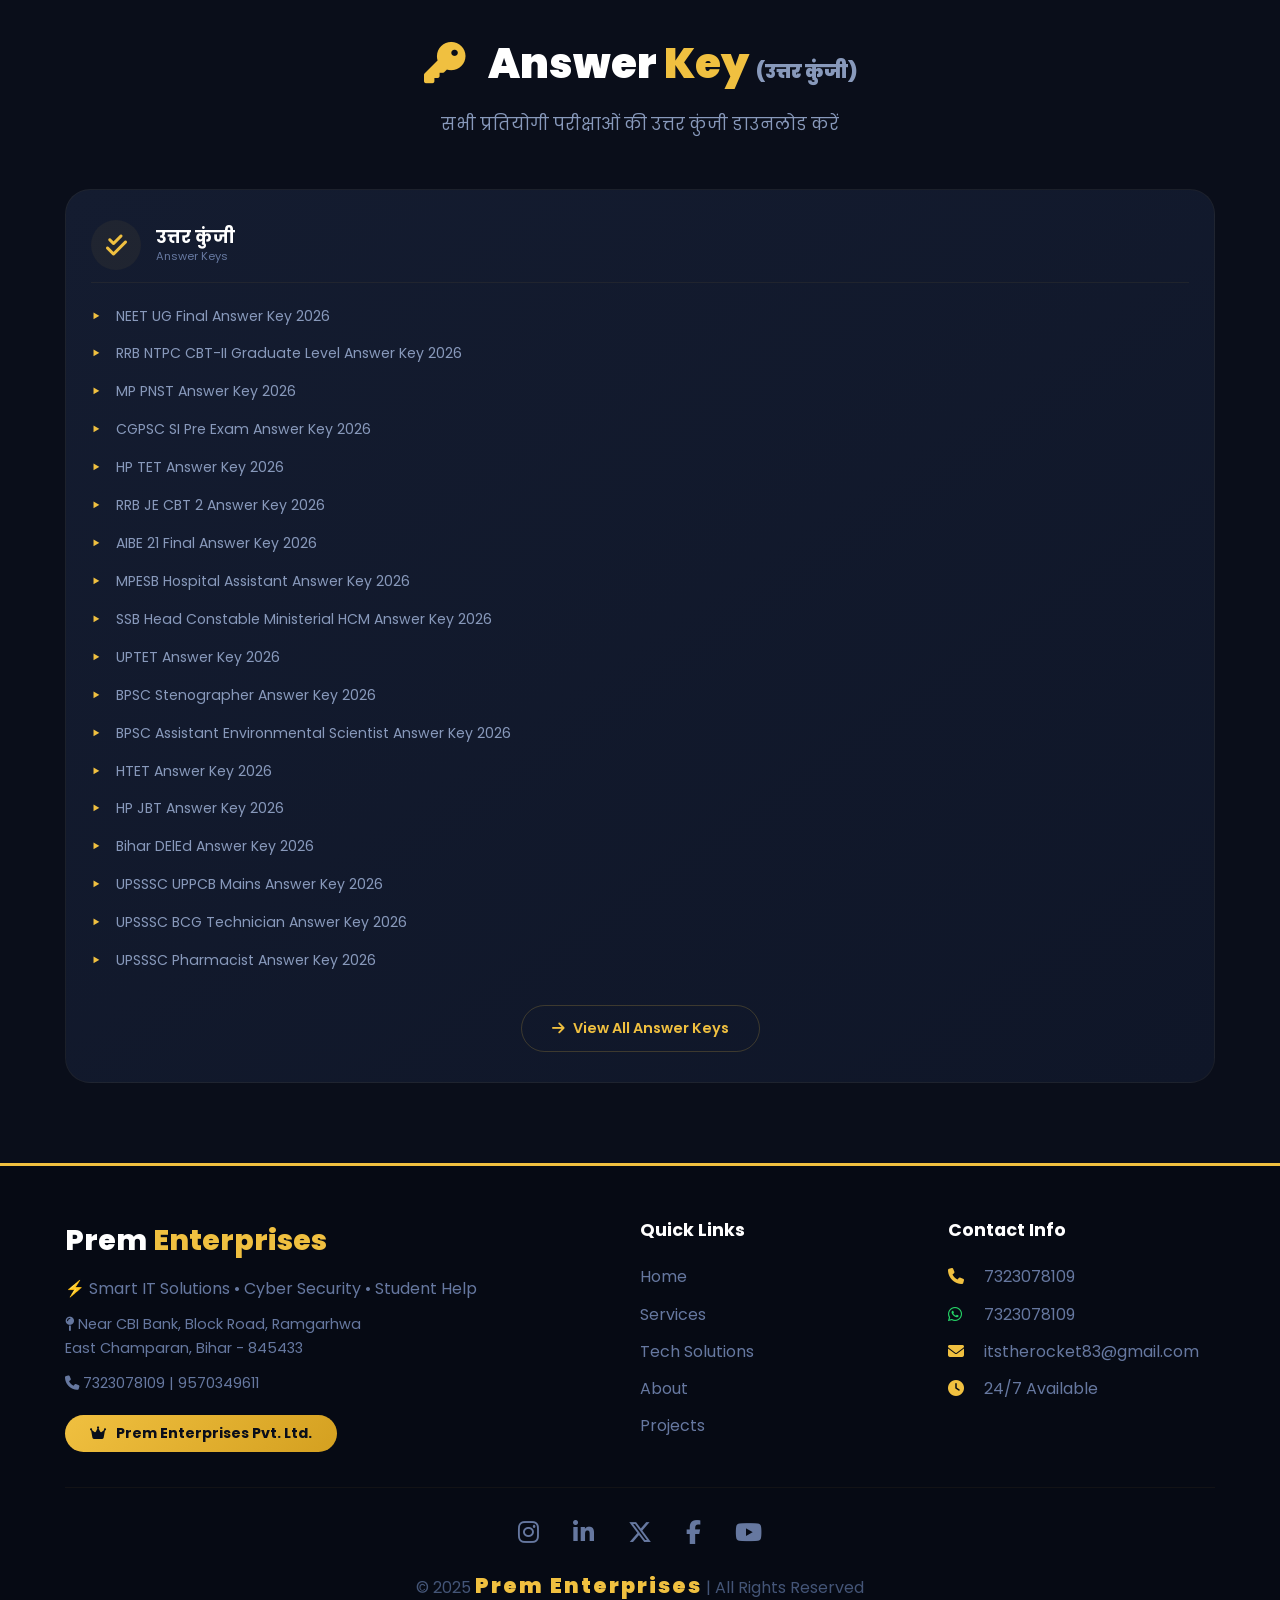
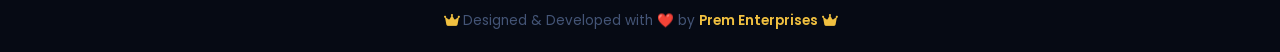
<file: syllabus.html>
<!DOCTYPE html>
<html lang="hi">
<head>
    <meta charset="UTF-8">
    <meta name="viewport" content="width=device-width, initial-scale=1.0">
    <title>Syllabus & Answer Key — Prem Enterprises</title>
    <link rel="stylesheet" href="https://cdnjs.cloudflare.com/ajax/libs/font-awesome/6.5.0/css/all.min.css">
    <link href="https://fonts.googleapis.com/css2?family=Poppins:wght@300;400;500;600;700;800;900&display=swap" rel="stylesheet">
    <link rel="stylesheet" href="css/style.css">
</head>
<body>

    <!-- ===== HEADER ===== -->
    <header>
        <div class="container header-flex">
            <div class="logo">
                <div class="logo-icon">
                    <i class="fas fa-rocket"></i>
                </div>
                <div class="logo-text">
                    <h1>Prem <span>Enterprises</span></h1>
                    <p>⚡ Smart IT Solutions</p>
                </div>
            </div>
            <div class="hamburger" id="hamburger">
                <i class="fas fa-bars"></i>
            </div>
            <nav class="nav-links" id="navLinks">
                <a href="index.html">Home</a>
                <a href="jobs.html">Jobs</a>
                <a href="admit-card.html">Admit Card</a>
                <a href="results.html">Results</a>
                <a href="syllabus.html">Syllabus & Answer Key</a>
                <a href="services.html">Admission</a>
                <a href="services.html">University</a>
                <a href="services.html">Scholarship</a>
                <a href="services.html">Yojana</a>
                <a href="services.html">IT Services</a>
                <a href="contact.html" class="nav-cta"><i class="fas fa-phone"></i> Contact</a>
                <a href="#" class="search-icon-btn" title="Search (Ctrl+K)"><i class="fas fa-search"></i></a>
            </nav>
        </div>
    </header>

    <!-- ===== PREM ENTERPRISES - TOP HEADER ===== -->
    <section class="main-services" style="padding:30px 0;">
        <div class="container">
            <div class="fj-meta">
                <span class="fj-badge"><i class="fas fa-bolt"></i> Prem Enterprises</span>
                <span class="fj-tagline"><i class="fas fa-clock"></i> सबसे तेज Update!</span>
            </div>
        </div>
    </section>

    <!-- ===== SYLLABUS (सिलेबस) ===== -->
    <section id="syllabus" class="main-services">
        <div class="container">
            <div class="section-title">
                <i class="fas fa-book"></i> <span class="gold">Syllabus</span> <span style="font-size:1.2rem;color:#8899bb;">(सिलेबस / पाठ्यक्रम)</span>
            </div>
            <p class="section-sub">सभी प्रतियोगी परीक्षाओं का नवीनतम पाठ्यक्रम डाउनलोड करें</p>
            <div class="govt-grid">
                <div class="govt-card">
                    <div class="govt-header">
                        <i class="fas fa-file-alt" style="color:#f0c040;"></i>
                        <h3>सिलेबस <small>Syllabus PDF</small></h3>
                    </div>
<ul>
                        <li><a href="#" class="service-link">RRB Section Controller Syllabus 2026</a></li>
                        <li><a href="#" class="service-link">BPSSC SI General Closed Cadre Syllabus 2026</a></li>
                        <li><a href="#" class="service-link">RRB ALP Syllabus 2026</a></li>
                        <li><a href="#" class="service-link">CG Vyapam Nagar Sena Fireman Syllabus 2026</a></li>
                        <li><a href="#" class="service-link">MPESB Hospital Assistant Syllabus 2026</a></li>
                        <li><a href="#" class="service-link">CRPF Constable Tradesman Syllabus 2026</a></li>
                        <li><a href="#" class="service-link">Jharkhand TET JTET Syllabus 2026</a></li>
                        <li><a href="#" class="service-link">UP TET Syllabus 2026 PDF</a></li>
                        <li><a href="#" class="service-link">Railway Group D Syllabus 2026</a></li>
                        <li><a href="#" class="service-link">JSSC Kakshpal Syllabus 2026</a></li>
                        <li><a href="#" class="service-link">UP Police Constable Syllabus 2026</a></li>
                        <li><a href="#" class="service-link">BSSC 2nd Inter Level Syllabus 2025</a></li>
                        <li><a href="#" class="service-link">MP Police Constable Syllabus 2025</a></li>
                        <li><a href="#" class="service-link">Bihar STET Syllabus 2025</a></li>
                        <li><a href="#" class="service-link">BPSC AEDO Syllabus 2025</a></li>
                        <li><a href="#" class="service-link">BSSC Office Attendant Syllabus 2025</a></li>
                        <li><a href="#" class="service-link">BSSC CGL 4 Syllabus 2025</a></li>
                        <li><a href="#" class="service-link">BSSC Laboratory Assistant Syllabus 2025</a></li>
                        <li><a href="#" class="service-link">BSSC Field Assistant Syllabus 2025</a></li>
                        <li><a href="#" class="service-link">RRB ALP Syllabus 2025</a></li>
                    </ul>
                    <div class="view-all-wrap">
                        <a href="syllabus.html" class="view-all-link"><i class="fas fa-arrow-right"></i> View All Syllabus</a>
                    </div>
                </div>
            </div>
        </div>
    </section>

    <!-- ===== ANSWER KEY (उत्तर कुंजी) ===== -->
    <section id="answer-key" class="govt-services">
        <div class="container">
            <div class="section-title">
                <i class="fas fa-key"></i> Answer <span class="gold">Key</span> <span style="font-size:1.2rem;color:#8899bb;">(उत्तर कुंजी)</span>
            </div>
            <p class="section-sub">सभी प्रतियोगी परीक्षाओं की उत्तर कुंजी डाउनलोड करें</p>
            <div class="govt-grid">
                <div class="govt-card">
                    <div class="govt-header">
                        <i class="fas fa-check-double" style="color:#f0c040;"></i>
                        <h3>उत्तर कुंजी <small>Answer Keys</small></h3>
                    </div>
                    <ul>
                        <li><a href="#" class="service-link">NEET UG Final Answer Key 2026</a></li>
                        <li><a href="#" class="service-link">RRB NTPC CBT-II Graduate Level Answer Key 2026</a></li>
                        <li><a href="#" class="service-link">MP PNST Answer Key 2026</a></li>
                        <li><a href="#" class="service-link">CGPSC SI Pre Exam Answer Key 2026</a></li>
                        <li><a href="#" class="service-link">HP TET Answer Key 2026</a></li>
                        <li><a href="#" class="service-link">RRB JE CBT 2 Answer Key 2026</a></li>
                        <li><a href="#" class="service-link">AIBE 21 Final Answer Key 2026</a></li>
                        <li><a href="#" class="service-link">MPESB Hospital Assistant Answer Key 2026</a></li>
                        <li><a href="#" class="service-link">SSB Head Constable Ministerial HCM Answer Key 2026</a></li>
                        <li><a href="#" class="service-link">UPTET Answer Key 2026</a></li>
                        <li><a href="#" class="service-link">BPSC Stenographer Answer Key 2026</a></li>
                        <li><a href="#" class="service-link">BPSC Assistant Environmental Scientist Answer Key 2026</a></li>
                        <li><a href="#" class="service-link">HTET Answer Key 2026</a></li>
                        <li><a href="#" class="service-link">HP JBT Answer Key 2026</a></li>
                        <li><a href="#" class="service-link">Bihar DElEd Answer Key 2026</a></li>
                        <li><a href="#" class="service-link">UPSSSC UPPCB Mains Answer Key 2026</a></li>
                        <li><a href="#" class="service-link">UPSSSC BCG Technician Answer Key 2026</a></li>
                        <li><a href="#" class="service-link">UPSSSC Pharmacist Answer Key 2026</a></li>
                    </ul>
                    <div class="view-all-wrap">
                        <a href="syllabus.html" class="view-all-link"><i class="fas fa-arrow-right"></i> View All Answer Keys</a>
                    </div>
                </div>
            </div>
        </div>
    </section>

    <!-- ===== FOOTER ===== -->
    <footer>
        <div class="container">
            <div class="footer-grid">
                <div class="footer-brand">
                    <h2>Prem <span>Enterprises</span></h2>
                    <p>⚡ Smart IT Solutions • Cyber Security • Student Help</p>
                    <p style="font-size:0.9rem;color:#6678a0;">
                        <i class="fas fa-map-pin"></i> Near CBI Bank, Block Road, Ramgarhwa<br>
                        East Champaran, Bihar - 845433
                    </p>
                    <p style="font-size:0.9rem;color:#6678a0;">
                        <i class="fas fa-phone"></i> 7323078109 | 9570349611
                    </p>
                    <div class="prem-badge">
                        <i class="fas fa-crown"></i>
                        Prem Enterprises Pvt. Ltd.
                    </div>
                </div>
                <div class="footer-links">
                    <h4>Quick Links</h4>
                    <a href="index.html">Home</a>
                    <a href="services.html">Services</a>
                    <a href="services.html">Tech Solutions</a>
                    <a href="index.html">About</a>
                    <a href="index.html">Projects</a>
                </div>
                <div class="footer-contact">
                    <h4>Contact Info</h4>
                    <p><i class="fas fa-phone"></i> 7323078109</p>
                    <p><i class="fab fa-whatsapp" style="color:#25D366;"></i> 7323078109</p>
                    <p><i class="fas fa-envelope"></i> itstherocket83@gmail.com</p>
                    <p><i class="fas fa-clock"></i> 24/7 Available</p>
                </div>
            </div>
            <div class="footer-bottom">
                <div class="footer-social">
                    <a href="#"><i class="fab fa-instagram"></i></a>
                    <a href="https://www.linkedin.com/in/ritik-kumar-prem-kumar-542814286/"><i class="fab fa-linkedin-in"></i></a>
                    <a href="#"><i class="fab fa-x-twitter"></i></a>
                    <a href="#"><i class="fab fa-facebook-f"></i></a>
                    <a href="#"><i class="fab fa-youtube"></i></a>
                </div>
                <p>
                    &copy; 2025 <span class="prem-enterprises">Prem Enterprises</span> | All Rights Reserved
                </p>
                <p style="font-size:0.85rem;color:#445577;margin-top:5px;">
                    <i class="fas fa-crown" style="color:#f0c040;"></i>
                    Designed &amp; Developed with ❤️ by <span style="color:#f0c040;font-weight:600;">Prem Enterprises</span>
                    <i class="fas fa-crown" style="color:#f0c040;"></i>
                </p>
            </div>
        </div>
    </footer>

    <!-- ===== SEARCH OVERLAY ===== -->
    <div id="searchOverlay" class="search-overlay">
        <div class="search-close" id="searchClose">
            <i class="fas fa-times"></i>
        </div>
        <div class="search-input-wrap">
            <i class="fas fa-search"></i>
            <input type="text" id="searchInput" placeholder="Search something... कुछ खोजें..." autocomplete="off">
        </div>
        <div id="searchResults" class="search-results"></div>
    </div>

    <script src="js/script.js"></script>
</body>
</html>
</file>
<file: css/style.css>
* {
    margin: 0;
    padding: 0;
    box-sizing: border-box;
}

body {
    font-family: 'Poppins', sans-serif;
    background: #0a0e1a;
    color: #e0e6f0;
    line-height: 1.7;
    overflow-x: hidden;
}

html {
    scroll-behavior: smooth;
}

.container {
    max-width: 1200px;
    margin: 0 auto;
    padding: 0 25px;
}

/* ===== SCROLLBAR ===== */
::-webkit-scrollbar {
    width: 10px;
}
::-webkit-scrollbar-track {
    background: #0a0e1a;
}
::-webkit-scrollbar-thumb {
    background: linear-gradient(180deg, #f0c040, #d4a020);
    border-radius: 10px;
}

/* ===== ANIMATIONS ===== */
@keyframes fadeInUp {
    from {
        opacity: 0;
        transform: translateY(40px);
    }
    to {
        opacity: 1;
        transform: translateY(0);
    }
}
@keyframes float {
    0%,
    100% {
        transform: translateY(0px);
    }
    50% {
        transform: translateY(-15px);
    }
}
@keyframes glowPulse {
    0%,
    100% {
        box-shadow: 0 0 20px rgba(240, 192, 64, 0.2);
    }
    50% {
        box-shadow: 0 0 60px rgba(240, 192, 64, 0.5);
    }
}
@keyframes slideInLeft {
    from {
        opacity: 0;
        transform: translateX(-60px);
    }
    to {
        opacity: 1;
        transform: translateX(0);
    }
}
@keyframes slideInRight {
    from {
        opacity: 0;
        transform: translateX(60px);
    }
    to {
        opacity: 1;
        transform: translateX(0);
    }
}
@keyframes shimmer {
    0% {
        background-position: -200% 0;
    }
    100% {
        background-position: 200% 0;
    }
}
@keyframes typing {
    from {
        width: 0;
    }
    to {
        width: 100%;
    }
}
@keyframes blinkCursor {
    0%,
    100% {
        border-color: transparent;
    }
    50% {
        border-color: #f0c040;
    }
}

.animate-fade-up {
    animation: fadeInUp 0.8s ease forwards;
}
.animate-float {
    animation: float 3s ease-in-out infinite;
}

/* ===== HEADER ===== */
header {
    background: rgba(10, 14, 26, 0.95);
    backdrop-filter: blur(12px);
    padding: 12px 0;
    position: sticky;
    top: 0;
    z-index: 999;
    border-bottom: 3px solid #f0c040;
    box-shadow: 0 8px 40px rgba(0, 0, 0, 0.3);
    transition: 0.3s;
}

.header-flex {
    display: flex;
    align-items: center;
    justify-content: space-between;
    flex-wrap: wrap;
}

.logo {
    display: flex;
    align-items: center;
    gap: 15px;
}
.logo-icon {
    width: 50px;
    height: 50px;
    background: linear-gradient(135deg, #f0c040, #d4a020);
    border-radius: 12px;
    display: flex;
    align-items: center;
    justify-content: center;
    font-size: 1.8rem;
    color: #0a0e1a;
    box-shadow: 0 4px 15px rgba(240, 192, 64, 0.3);
}
.logo-text h1 {
    font-size: 1.6rem;
    font-weight: 900;
    color: #fff;
    line-height: 1.1;
}
.logo-text h1 span {
    color: #f0c040;
}
.logo-text p {
    font-size: 0.65rem;
    color: #8899bb;
    letter-spacing: 3px;
    text-transform: uppercase;
}

.nav-links {
    display: flex;
    gap: 30px;
    align-items: center;
}
.nav-links a {
    color: #b0c4e0;
    text-decoration: none;
    font-weight: 500;
    font-size: 0.9rem;
    transition: 0.3s;
    position: relative;
}
.nav-links a::after {
    content: '';
    position: absolute;
    bottom: -5px;
    left: 0;
    width: 0;
    height: 3px;
    background: linear-gradient(90deg, #f0c040, #d4a020);
    transition: 0.3s;
    border-radius: 10px;
}
.nav-links a:hover {
    color: #fff;
}
.nav-links a:hover::after {
    width: 100%;
}
.nav-links .nav-cta {
    background: linear-gradient(135deg, #f0c040, #d4a020);
    color: #0a0e1a;
    padding: 8px 25px;
    border-radius: 50px;
    font-weight: 700;
}
.nav-links .nav-cta::after {
    display: none;
}
.nav-links .nav-cta:hover {
    transform: scale(1.05);
    box-shadow: 0 4px 25px rgba(240, 192, 64, 0.4);
}

.hamburger {
    display: none;
    font-size: 1.8rem;
    color: #f0c040;
    cursor: pointer;
}

/* ===== HERO ===== */
.hero {
    padding: 60px 0 50px;
    background: linear-gradient(135deg, #0a0e1a 0%, #111b30 100%);
    position: relative;
    overflow: hidden;
    min-height: 90vh;
    display: flex;
    align-items: center;
}
.hero::before {
    content: '';
    position: absolute;
    top: -30%;
    right: -10%;
    width: 600px;
    height: 600px;
    background: radial-gradient(circle, rgba(240, 192, 64, 0.03), transparent 70%);
    border-radius: 50%;
    animation: float 8s ease-in-out infinite;
}
.hero::after {
    content: '';
    position: absolute;
    bottom: -20%;
    left: -10%;
    width: 400px;
    height: 400px;
    background: radial-gradient(circle, rgba(44, 62, 143, 0.03), transparent 70%);
    border-radius: 50%;
    animation: float 6s ease-in-out infinite reverse;
}

.hero-grid {
    display: grid;
    grid-template-columns: 1.2fr 0.8fr;
    gap: 60px;
    align-items: center;
    position: relative;
    z-index: 1;
}

.hero-content {
    animation: slideInLeft 0.9s ease;
}
.hero-content .badge {
    display: inline-flex;
    align-items: center;
    gap: 10px;
    background: rgba(240, 192, 64, 0.1);
    padding: 6px 25px 6px 20px;
    border-radius: 50px;
    border: 1px solid rgba(240, 192, 64, 0.2);
    color: #f0c040;
    font-weight: 600;
    font-size: 0.85rem;
    margin-bottom: 20px;
}
.hero-content .badge .dot {
    width: 8px;
    height: 8px;
    background: #00ff88;
    border-radius: 50%;
    animation: blink 1.2s infinite;
}
@keyframes blink {
    0%,
    100% {
        opacity: 1;
    }
    50% {
        opacity: 0.3;
    }
}

.hero-content h1 {
    font-size: 3.8rem;
    font-weight: 900;
    line-height: 1.1;
    color: #fff;
}
.hero-content h1 .gold {
    color: #f0c040;
    position: relative;
}
.hero-content h1 .gold::after {
    content: '';
    position: absolute;
    bottom: 5px;
    left: 0;
    width: 100%;
    height: 10px;
    background: rgba(240, 192, 64, 0.2);
    z-index: -1;
    border-radius: 10px;
}
.hero-content .sub-title {
    font-size: 1.2rem;
    color: #8899bb;
    margin-top: 10px;
    display: flex;
    align-items: center;
    gap: 12px;
    flex-wrap: wrap;
}
.hero-content .sub-title i {
    color: #f0c040;
}
.hero-content .sub-title .highlight {
    color: #f0c040;
    font-weight: 600;
}
.hero-content p {
    color: #8899bb;
    font-size: 1.05rem;
    margin: 20px 0 30px;
    max-width: 550px;
}

.hero-btns {
    display: flex;
    gap: 15px;
    flex-wrap: wrap;
}
.btn-primary {
    background: linear-gradient(135deg, #f0c040, #d4a020);
    color: #0a0e1a;
    border: none;
    padding: 16px 45px;
    border-radius: 50px;
    font-weight: 700;
    font-size: 1.05rem;
    cursor: pointer;
    transition: 0.3s;
    box-shadow: 0 8px 30px rgba(240, 192, 64, 0.3);
    display: inline-flex;
    align-items: center;
    gap: 10px;
    text-decoration: none;
}
.btn-primary:hover {
    transform: translateY(-3px);
    box-shadow: 0 12px 50px rgba(240, 192, 64, 0.5);
}
.btn-secondary {
    background: transparent;
    color: #f0c040;
    border: 2px solid #f0c040;
    padding: 14px 40px;
    border-radius: 50px;
    font-weight: 600;
    font-size: 1.05rem;
    cursor: pointer;
    transition: 0.3s;
    display: inline-flex;
    align-items: center;
    gap: 10px;
    text-decoration: none;
}
.btn-secondary:hover {
    background: rgba(240, 192, 64, 0.1);
    transform: translateY(-3px);
    box-shadow: 0 8px 30px rgba(240, 192, 64, 0.1);
}

.hero-image {
    animation: slideInRight 0.9s ease;
}
.hero-card {
    background: linear-gradient(145deg, #141c30, #0f1628);
    padding: 35px 25px;
    border-radius: 30px;
    border: 1px solid rgba(240, 192, 64, 0.1);
    box-shadow: 0 30px 80px rgba(0, 0, 0, 0.3);
    text-align: center;
    position: relative;
    overflow: hidden;
}
.hero-card::before {
    content: '';
    position: absolute;
    top: 0;
    left: 0;
    right: 0;
    height: 3px;
    background: linear-gradient(90deg, #f0c040, #2c3e8f, #f0c040);
    background-size: 200% 100%;
    animation: shimmer 3s infinite;
}
.hero-card .big-icon {
    font-size: 4rem;
    color: #f0c040;
    background: rgba(240, 192, 64, 0.05);
    width: 100px;
    height: 100px;
    border-radius: 50%;
    display: flex;
    align-items: center;
    justify-content: center;
    margin: 0 auto 15px;
    border: 1px solid rgba(240, 192, 64, 0.1);
}
.hero-card h2 {
    color: #fff;
    font-size: 1.5rem;
}
.hero-card .tagline {
    color: #8899bb;
    font-size: 0.9rem;
    margin: 5px 0 15px;
}
.hero-card .quick-tags {
    display: flex;
    flex-wrap: wrap;
    justify-content: center;
    gap: 8px;
}
.hero-card .quick-tags span {
    background: rgba(240, 192, 64, 0.05);
    padding: 4px 15px;
    border-radius: 30px;
    font-size: 0.7rem;
    color: #8899bb;
    border: 1px solid rgba(240, 192, 64, 0.05);
}

/* ===== STATE STRIP (Fastjob Searchers) ===== */
.state-strip {
    background: linear-gradient(135deg, #0f1628, #141c30);
    padding: 20px 0;
    border-bottom: 2px solid rgba(240, 192, 64, 0.1);
}
.state-strip .strip-title {
    text-align: center;
    color: #f0c040;
    font-weight: 700;
    font-size: 1.1rem;
    margin-bottom: 12px;
}
.state-strip .strip-title i {
    margin: 0 8px;
}
.state-strip .state-tags {
    display: flex;
    flex-wrap: wrap;
    justify-content: center;
    gap: 8px;
}
.state-strip .state-tag {
    background: rgba(240, 192, 64, 0.06);
    border: 1px solid rgba(240, 192, 64, 0.08);
    padding: 4px 16px;
    border-radius: 20px;
    color: #8899bb;
    font-size: 0.85rem;
    font-weight: 500;
    transition: 0.3s;
    cursor: default;
}
.state-strip .state-tag:hover {
    background: rgba(240, 192, 64, 0.12);
    color: #f0c040;
    transform: translateY(-2px);
}

/* ===== TELEGRAM/WHATSAPP BANNER ===== */
.social-banner {
    background: linear-gradient(135deg, #1a1f2e, #0f1628);
    padding: 30px 0;
    border-top: 1px solid rgba(240, 192, 64, 0.08);
    border-bottom: 1px solid rgba(240, 192, 64, 0.08);
}
.social-banner .banner-wrap {
    display: flex;
    align-items: center;
    justify-content: center;
    gap: 30px;
    flex-wrap: wrap;
}
.social-banner .banner-item {
    display: flex;
    align-items: center;
    gap: 12px;
    background: rgba(240, 192, 64, 0.05);
    padding: 12px 28px;
    border-radius: 50px;
    border: 1px solid rgba(240, 192, 64, 0.1);
    text-decoration: none;
    transition: 0.3s;
    color: #e0e6f0;
    font-weight: 600;
}
.social-banner .banner-item:hover {
    transform: translateY(-3px);
    box-shadow: 0 8px 25px rgba(0, 0, 0, 0.3);
}
.social-banner .banner-item.linkedin { border-color: rgba(10, 102, 194, 0.3); }
.social-banner .banner-item.linkedin:hover { background: rgba(10, 102, 194, 0.15); }
.social-banner .banner-item.whatsapp { border-color: rgba(37, 211, 102, 0.3); }
.social-banner .banner-item.whatsapp:hover { background: rgba(37, 211, 102, 0.15); }
.social-banner .banner-item.google-review { border-color: rgba(240, 192, 64, 0.3); }
.social-banner .banner-item.google-review:hover { background: rgba(240, 192, 64, 0.15); }
.social-banner .banner-item i {
    font-size: 1.6rem;
}
.social-banner .banner-item.linkedin i { color: #0a66c2; }
.social-banner .banner-item.whatsapp i { color: #25D366; }
.social-banner .banner-item.google-review i { color: #f0c040; }
.social-banner .banner-item small {
    display: block;
    font-size: 0.65rem;
    color: #6678a0;
    font-weight: 400;
}

/* ===== COMING SOON / RELEASED TAG ===== */
.status-tag {
    display: inline-block;
    font-size: 0.65rem;
    padding: 2px 12px;
    border-radius: 20px;
    font-weight: 600;
    margin-left: 6px;
}
.status-tag.coming-soon {
    background: rgba(255, 165, 0, 0.1);
    color: #ffa500;
    border: 1px solid rgba(255, 165, 0, 0.2);
}
.status-tag.released {
    background: rgba(0, 255, 136, 0.1);
    color: #00ff88;
    border: 1px solid rgba(0, 255, 136, 0.2);
}
.status-tag.new {
    background: rgba(240, 192, 64, 0.1);
    color: #f0c040;
    border: 1px solid rgba(240, 192, 64, 0.2);
}
.status-tag.soon {
    background: rgba(0, 150, 255, 0.1);
    color: #0096ff;
    border: 1px solid rgba(0, 150, 255, 0.2);
}

/* ===== FASTJOB HEADER META ===== */
.fj-meta {
    display: flex;
    align-items: center;
    justify-content: center;
    gap: 15px;
    flex-wrap: wrap;
    margin-bottom: 25px;
}
.fj-meta .fj-badge {
    background: linear-gradient(135deg, #f0c040, #d4a020);
    color: #0a0e1a;
    padding: 5px 20px;
    border-radius: 30px;
    font-weight: 700;
    font-size: 0.85rem;
}
.fj-meta .fj-tagline {
    color: #8899bb;
    font-size: 0.9rem;
}
.fj-meta .fj-tagline i {
    color: #f0c040;
    margin-right: 5px;
}

/* ===== VIEW ALL LINK ===== */
.view-all-wrap {
    text-align: center;
    margin-top: 25px;
}
.view-all-link {
    display: inline-flex;
    align-items: center;
    gap: 8px;
    background: transparent;
    border: 1px solid rgba(240, 192, 64, 0.2);
    color: #f0c040;
    padding: 10px 30px;
    border-radius: 50px;
    font-weight: 600;
    font-size: 0.9rem;
    text-decoration: none;
    transition: 0.3s;
}
.view-all-link:hover {
    background: rgba(240, 192, 64, 0.1);
    transform: translateY(-2px);
}

/* ===== BLOG CARD ===== */
.blog-grid {
    display: grid;
    grid-template-columns: repeat(auto-fit, minmax(280px, 1fr));
    gap: 20px;
}
.blog-card {
    background: linear-gradient(145deg, #141c30, #0f1628);
    padding: 25px 20px;
    border-radius: 20px;
    border: 1px solid rgba(240, 192, 64, 0.05);
    transition: 0.3s;
}
.blog-card:hover {
    transform: translateY(-5px);
    border-color: rgba(240, 192, 64, 0.15);
    box-shadow: 0 15px 40px rgba(0, 0, 0, 0.3);
}
.blog-card h4 {
    color: #fff;
    font-size: 1rem;
    margin-bottom: 5px;
}
.blog-card p {
    color: #6678a0;
    font-size: 0.8rem;
}
.blog-card .blog-tag {
    display: inline-block;
    background: rgba(240, 192, 64, 0.06);
    color: #f0c040;
    padding: 2px 12px;
    border-radius: 20px;
    font-size: 0.65rem;
    margin-top: 8px;
}
.blog-card .blog-tag i {
    margin-right: 4px;
}

/* ===== ABOUT FASTJOB SECTION ===== */
.about-fj {
    background: #0a0e1a;
}
.about-fj-content {
    max-width: 900px;
    margin: 0 auto;
    background: linear-gradient(145deg, #141c30, #0f1628);
    padding: 40px 35px;
    border-radius: 25px;
    border: 1px solid rgba(240, 192, 64, 0.05);
}
.about-fj-content h3 {
    color: #f0c040;
    font-size: 1.5rem;
    text-align: center;
    margin-bottom: 20px;
}
.about-fj-content p {
    color: #8899bb;
    margin-bottom: 15px;
    line-height: 1.7;
}
.about-fj-content .fj-features {
    display: grid;
    grid-template-columns: repeat(auto-fit, minmax(200px, 1fr));
    gap: 12px;
    margin: 20px 0;
}
.about-fj-content .fj-features li {
    list-style: none;
    color: #8899bb;
    font-size: 0.9rem;
    padding: 8px 15px;
    background: rgba(240, 192, 64, 0.03);
    border-radius: 10px;
    border: 1px solid rgba(240, 192, 64, 0.05);
}
.about-fj-content .fj-features li i {
    color: #f0c040;
    margin-right: 8px;
}

/* ===== STATS ===== */
.stats-bar {
    background: #0f1628;
    padding: 30px 0;
    border-top: 1px solid rgba(240, 192, 64, 0.05);
    border-bottom: 1px solid rgba(240, 192, 64, 0.05);
}
.stats-grid {
    display: grid;
    grid-template-columns: repeat(6, 1fr);
    gap: 30px;
    text-align: center;
}
.stat-item .number {
    font-size: 2.5rem;
    font-weight: 900;
    color: #f0c040;
    display: block;
}
.stat-item .label {
    color: #8899bb;
    font-weight: 500;
    font-size: 0.9rem;
}

/* ===== SECTION TITLE ===== */
.section-title {
    text-align: center;
    font-size: 2.6rem;
    font-weight: 900;
    color: #fff;
    margin-bottom: 10px;
}
.section-title .gold {
    color: #f0c040;
}
.section-title i {
    color: #f0c040;
    margin-right: 15px;
}
.section-sub {
    text-align: center;
    color: #8899bb;
    max-width: 650px;
    margin: 5px auto 50px;
    font-size: 1.05rem;
}

/* ===== SERVICES ===== */
.services {
    padding: 80px 0;
    background: #0a0e1a;
}
.service-grid {
    display: grid;
    grid-template-columns: repeat(auto-fit, minmax(250px, 1fr));
    gap: 25px;
}
.service-card {
    background: linear-gradient(145deg, #141c30, #0f1628);
    padding: 30px 25px;
    border-radius: 25px;
    text-align: center;
    border: 1px solid rgba(240, 192, 64, 0.05);
    transition: 0.4s;
    position: relative;
    overflow: hidden;
}
.service-card::before {
    content: '';
    position: absolute;
    bottom: 0;
    left: 0;
    right: 0;
    height: 3px;
    background: linear-gradient(90deg, #f0c040, #d4a020);
    transform: scaleX(0);
    transition: 0.4s;
}
.service-card:hover::before {
    transform: scaleX(1);
}
.service-card:hover {
    transform: translateY(-8px);
    border-color: rgba(240, 192, 64, 0.2);
    box-shadow: 0 20px 50px rgba(0, 0, 0, 0.3);
}
.service-card .icon-wrap {
    width: 70px;
    height: 70px;
    background: rgba(240, 192, 64, 0.05);
    border-radius: 50%;
    display: flex;
    align-items: center;
    justify-content: center;
    margin: 0 auto 15px;
    font-size: 2.2rem;
    color: #f0c040;
    transition: 0.3s;
}
.service-card:hover .icon-wrap {
    background: linear-gradient(135deg, #f0c040, #d4a020);
    color: #0a0e1a;
}
.service-card h3 {
    color: #fff;
    font-size: 1.15rem;
    margin-bottom: 8px;
}
.service-card p {
    color: #8899bb;
    font-size: 0.9rem;
}

/* ===== MAIN SERVICES (Cyber Cafe) ===== */
.main-services {
    padding: 80px 0;
    background: #0f1628;
}
.main-service-grid {
    display: grid;
    grid-template-columns: repeat(auto-fit, minmax(300px, 1fr));
    gap: 25px;
}
.main-service-card {
    background: linear-gradient(145deg, #141c30, #0a0e1a);
    padding: 35px 28px;
    border-radius: 25px;
    text-align: center;
    border: 1px solid rgba(240, 192, 64, 0.05);
    transition: 0.4s;
    position: relative;
    overflow: hidden;
}
.main-service-card::before {
    content: '';
    position: absolute;
    top: 0;
    left: 0;
    right: 0;
    height: 3px;
    background: linear-gradient(90deg, #f0c040, #d4a020);
    transform: scaleX(0);
    transition: 0.4s;
}
.main-service-card:hover::before {
    transform: scaleX(1);
}
.main-service-card:hover {
    transform: translateY(-8px);
    border-color: rgba(240, 192, 64, 0.2);
    box-shadow: 0 20px 50px rgba(0, 0, 0, 0.3);
}
.main-service-card .ms-icon {
    width: 75px;
    height: 75px;
    background: rgba(240, 192, 64, 0.05);
    border-radius: 50%;
    display: flex;
    align-items: center;
    justify-content: center;
    margin: 0 auto 18px;
    font-size: 2.5rem;
    color: #f0c040;
    transition: 0.3s;
}
.main-service-card:hover .ms-icon {
    background: linear-gradient(135deg, #f0c040, #d4a020);
    color: #0a0e1a;
    transform: scale(1.1);
}
.main-service-card h3 {
    color: #fff;
    font-size: 1.25rem;
    margin-bottom: 10px;
}
.main-service-card p {
    color: #8899bb;
    font-size: 0.92rem;
    line-height: 1.6;
}
.main-service-card .ms-tag {
    display: inline-block;
    background: rgba(240, 192, 64, 0.08);
    color: #f0c040;
    padding: 3px 15px;
    border-radius: 30px;
    font-size: 0.7rem;
    margin-top: 12px;
    border: 1px solid rgba(240, 192, 64, 0.1);
}

/* ===== GOVT SERVICES ===== */
.govt-services {
    padding: 80px 0;
    background: #0a0e1a;
}
.govt-grid {
    display: grid;
    grid-template-columns: repeat(auto-fit, minmax(280px, 1fr));
    gap: 25px;
}
.govt-card {
    background: linear-gradient(145deg, #141c30, #0f1628);
    padding: 30px 25px;
    border-radius: 25px;
    border: 1px solid rgba(240, 192, 64, 0.05);
    transition: 0.4s;
    position: relative;
    overflow: hidden;
}
.govt-card::before {
    content: '';
    position: absolute;
    bottom: 0;
    left: 0;
    right: 0;
    height: 3px;
    background: linear-gradient(90deg, #2c3e8f, #f0c040);
    transform: scaleX(0);
    transition: 0.4s;
}
.govt-card:hover::before {
    transform: scaleX(1);
}
.govt-card:hover {
    transform: translateY(-6px);
    border-color: rgba(240, 192, 64, 0.15);
    box-shadow: 0 15px 40px rgba(0, 0, 0, 0.3);
}
.govt-card .govt-header {
    display: flex;
    align-items: center;
    gap: 15px;
    margin-bottom: 15px;
    padding-bottom: 12px;
    border-bottom: 1px solid rgba(240, 192, 64, 0.06);
}
.govt-card .govt-header i {
    width: 50px;
    height: 50px;
    background: rgba(240, 192, 64, 0.05);
    border-radius: 50%;
    display: flex;
    align-items: center;
    justify-content: center;
    font-size: 1.5rem;
    color: #f0c040;
    flex-shrink: 0;
    transition: 0.3s;
}
.govt-card:hover .govt-header i {
    background: linear-gradient(135deg, #f0c040, #d4a020);
    color: #0a0e1a;
}
.govt-card .govt-header h3 {
    color: #fff;
    font-size: 1.1rem;
    line-height: 1.3;
}
.govt-card .govt-header h3 small {
    display: block;
    font-size: 0.7rem;
    color: #6678a0;
    font-weight: 400;
}
.govt-card ul {
    list-style: none;
    padding: 0;
    margin: 0;
}
.govt-card ul li {
    color: #8899bb;
    font-size: 0.88rem;
    padding: 7px 0 7px 25px;
    position: relative;
    transition: 0.3s;
    cursor: default;
}
.govt-card ul li::before {
    content: '▸';
    position: absolute;
    left: 0;
    color: #f0c040;
    font-weight: 700;
    transition: 0.3s;
}
.govt-card ul li:hover {
    color: #e0e6f0;
    padding-left: 30px;
}
.govt-card ul li:hover::before {
    color: #fff;
    left: 3px;
}
.govt-card ul li .sub-desc {
    display: block;
    font-size: 0.72rem;
    color: #556688;
    margin-top: 1px;
    font-style: italic;
}

/* ===== SERVICE LINK ===== */
.service-link {
    color: #8899bb;
    text-decoration: none;
    display: block;
    transition: 0.3s;
}
.service-link:hover {
    color: #f0c040;
}
.service-link .sub-desc {
    display: block;
    font-size: 0.72rem;
    color: #556688;
    margin-top: 1px;
    font-style: italic;
    transition: 0.3s;
}
.service-link:hover .sub-desc {
    color: #8899bb;
}

/* ===== WINDOWS/LINUX SECTION ===== */
.tech-section {
    padding: 80px 0;
    background: #0f1628;
}
.tech-grid {
    display: grid;
    grid-template-columns: repeat(auto-fit, minmax(200px, 1fr));
    gap: 20px;
    margin-top: 40px;
}
.tech-card {
    background: linear-gradient(145deg, #141c30, #0a0e1a);
    padding: 25px 20px;
    border-radius: 20px;
    text-align: center;
    border: 1px solid rgba(240, 192, 64, 0.05);
    transition: 0.3s;
    cursor: pointer;
}
.tech-card:hover {
    border-color: #f0c040;
    transform: translateY(-5px);
    box-shadow: 0 10px 40px rgba(240, 192, 64, 0.05);
}
.tech-card i {
    font-size: 2.8rem;
    color: #f0c040;
    margin-bottom: 10px;
    display: block;
}
.tech-card h4 {
    color: #fff;
    font-size: 1rem;
}
.tech-card p {
    color: #8899bb;
    font-size: 0.8rem;
}

/* ===== ABOUT / JOURNEY ===== */
.about {
    padding: 80px 0;
    background: #0a0e1a;
}
.about-grid {
    display: grid;
    grid-template-columns: 1fr 1fr;
    gap: 60px;
    align-items: center;
}
.about-content h2 {
    font-size: 2.5rem;
    font-weight: 900;
    color: #fff;
}
.about-content h2 span {
    color: #f0c040;
}
.about-content p {
    color: #8899bb;
    margin: 15px 0;
    font-size: 1.02rem;
}
.about-content .highlight-box {
    background: #141c30;
    padding: 25px 30px;
    border-radius: 20px;
    border-left: 4px solid #f0c040;
    margin-top: 20px;
}
.about-content .highlight-box i {
    color: #f0c040;
    margin-right: 10px;
}

.about-card {
    background: linear-gradient(145deg, #141c30, #0f1628);
    padding: 40px 30px;
    border-radius: 30px;
    text-align: center;
    border: 1px solid rgba(240, 192, 64, 0.05);
}
.about-card .profile-img {
    width: 200px;
    height: 200px;
    background: linear-gradient(135deg, #f0c040, #d4a020);
    border-radius: 50%;
    display: flex;
    align-items: center;
    justify-content: center;
    margin: 0 auto 15px;
    font-size: 3.5rem;
    color: #0a0e1a;
    padding: 4px;
    box-shadow: 0 0 30px rgba(240, 192, 64, 0.3), 0 0 60px rgba(240, 192, 64, 0.1);
}
.about-card .profile-img img {
    width: 100%;
    height: 100%;
    border-radius: 50%;
    object-fit: cover;
    object-position: center top;
    display: block;
}
.about-card h3 {
    color: #fff;
}
.about-card .role {
    color: #f0c040;
    font-weight: 600;
}
.about-card p {
    color: #8899bb;
    font-size: 0.9rem;
    margin-top: 10px;
}

/* ===== PROJECTS ===== */
.projects {
    padding: 80px 0;
    background: #0f1628;
}
.project-box {
    background: linear-gradient(145deg, #141c30, #0a0e1a);
    padding: 40px;
    border-radius: 30px;
    border: 1px solid rgba(240, 192, 64, 0.05);
    text-align: center;
    max-width: 800px;
    margin: 0 auto;
}
.project-box h3 {
    color: #f0c040;
    font-size: 1.8rem;
}
.project-box p {
    color: #8899bb;
    margin: 15px 0;
}
.project-box .quote {
    font-size: 1.3rem;
    color: #fff;
    font-weight: 600;
    font-style: italic;
    padding: 20px;
    border-top: 1px solid rgba(240, 192, 64, 0.1);
    border-bottom: 1px solid rgba(240, 192, 64, 0.1);
}

/* ===== CONTACT ===== */
.contact {
    padding: 80px 0;
    background: #0a0e1a;
}
.contact-wrapper {
    display: grid;
    grid-template-columns: 1fr 1fr;
    gap: 50px;
    background: linear-gradient(145deg, #141c30, #0f1628);
    padding: 50px 40px;
    border-radius: 30px;
    border: 1px solid rgba(240, 192, 64, 0.05);
}
.contact-info h3 {
    font-size: 2rem;
    color: #fff;
}
.contact-info h3 i {
    color: #f0c040;
}
.contact-info p {
    color: #8899bb;
    margin: 15px 0 25px;
}
.contact-detail {
    display: flex;
    align-items: center;
    gap: 18px;
    margin-bottom: 15px;
    padding: 10px 15px;
    border-radius: 15px;
    transition: 0.3s;
}
.contact-detail:hover {
    background: rgba(240, 192, 64, 0.03);
}
.contact-detail i {
    width: 45px;
    height: 45px;
    background: rgba(240, 192, 64, 0.05);
    border-radius: 50%;
    display: flex;
    align-items: center;
    justify-content: center;
    color: #f0c040;
    font-size: 1.1rem;
    transition: 0.3s;
}
.contact-detail:hover i {
    background: linear-gradient(135deg, #f0c040, #d4a020);
    color: #0a0e1a;
}

.contact-form input,
.contact-form textarea {
    width: 100%;
    padding: 16px 22px;
    margin-bottom: 15px;
    background: #0a0e1a;
    border: 1px solid rgba(240, 192, 64, 0.05);
    border-radius: 30px;
    color: #e0e6f0;
    font-family: 'Poppins', sans-serif;
    transition: 0.3s;
    font-size: 0.95rem;
}
.contact-form input:focus,
.contact-form textarea:focus {
    border-color: #f0c040;
    outline: none;
    box-shadow: 0 0 25px rgba(240, 192, 64, 0.05);
}
.contact-form textarea {
    min-height: 130px;
    resize: vertical;
}
.contact-form button {
    background: linear-gradient(135deg, #f0c040, #d4a020);
    color: #0a0e1a;
    padding: 18px;
    border: none;
    border-radius: 40px;
    font-weight: 700;
    font-size: 1.05rem;
    width: 100%;
    cursor: pointer;
    transition: 0.3s;
    display: flex;
    align-items: center;
    justify-content: center;
    gap: 12px;
}
.contact-form button:hover {
    transform: translateY(-2px);
    box-shadow: 0 8px 30px rgba(240, 192, 64, 0.3);
}
.contact-social {
    display: flex;
    gap: 15px;
    margin-top: 20px;
}
.contact-social a {
    width: 50px;
    height: 50px;
    background: rgba(240, 192, 64, 0.05);
    border-radius: 50%;
    display: flex;
    align-items: center;
    justify-content: center;
    font-size: 1.4rem;
    color: #8899bb;
    transition: 0.3s;
    text-decoration: none;
}
.contact-social a:hover {
    background: #f0c040;
    color: #0a0e1a;
    transform: translateY(-3px);
    box-shadow: 0 8px 25px rgba(240, 192, 64, 0.2);
}

/* ===== FOOTER ===== */
footer {
    background: #060a14;
    padding: 50px 0 20px;
    border-top: 3px solid #f0c040;
}
.footer-grid {
    display: grid;
    grid-template-columns: 2fr 1fr 1fr;
    gap: 40px;
    padding-bottom: 35px;
    border-bottom: 1px solid rgba(240, 192, 64, 0.05);
}
.footer-brand h2 {
    color: #fff;
    font-size: 1.8rem;
    font-weight: 800;
}
.footer-brand h2 span {
    color: #f0c040;
}
.footer-brand p {
    color: #6678a0;
    margin: 10px 0;
}
.footer-brand .prem-badge {
    display: inline-flex;
    align-items: center;
    gap: 10px;
    background: linear-gradient(135deg, #f0c040, #d4a020);
    color: #0a0e1a;
    padding: 6px 25px;
    border-radius: 50px;
    font-weight: 700;
    font-size: 0.9rem;
    margin-top: 10px;
}

.footer-links h4,
.footer-contact h4 {
    color: #fff;
    font-size: 1.1rem;
    margin-bottom: 18px;
}
.footer-links a {
    display: block;
    color: #6678a0;
    text-decoration: none;
    margin-bottom: 10px;
    transition: 0.3s;
}
.footer-links a:hover {
    color: #f0c040;
    transform: translateX(5px);
}
.footer-contact p {
    color: #6678a0;
    margin-bottom: 10px;
}
.footer-contact i {
    color: #f0c040;
    margin-right: 12px;
    width: 20px;
}

.footer-bottom {
    text-align: center;
    padding-top: 25px;
    color: #445577;
}
.footer-bottom .prem-enterprises {
    font-size: 1.3rem;
    font-weight: 900;
    color: #f0c040;
    letter-spacing: 2px;
}
.footer-social {
    margin-bottom: 15px;
}
.footer-social a {
    color: #6678a0;
    font-size: 1.5rem;
    margin: 0 15px;
    transition: 0.3s;
    display: inline-block;
}
.footer-social a:hover {
    color: #f0c040;
    transform: translateY(-5px);
}

/* ===== SEARCH OVERLAY ===== */
.search-overlay {
    position: fixed;
    top: 0;
    left: 0;
    width: 100%;
    height: 100%;
    background: rgba(10, 14, 26, 0.97);
    backdrop-filter: blur(20px);
    z-index: 9999;
    display: flex;
    flex-direction: column;
    align-items: center;
    padding: 80px 20px;
    opacity: 0;
    visibility: hidden;
    transition: all 0.4s ease;
}
.search-overlay.active {
    opacity: 1;
    visibility: visible;
}
.search-overlay .search-close {
    position: absolute;
    top: 25px;
    right: 40px;
    font-size: 2.5rem;
    color: #f0c040;
    cursor: pointer;
    transition: 0.3s;
    width: 60px;
    height: 60px;
    display: flex;
    align-items: center;
    justify-content: center;
    border-radius: 50%;
    background: rgba(240, 192, 64, 0.05);
    border: 1px solid rgba(240, 192, 64, 0.1);
}
.search-overlay .search-close:hover {
    background: rgba(240, 192, 64, 0.15);
    transform: rotate(90deg);
}
.search-overlay .search-input-wrap {
    width: 100%;
    max-width: 700px;
    position: relative;
    margin-bottom: 40px;
}
.search-overlay .search-input-wrap i {
    position: absolute;
    left: 25px;
    top: 50%;
    transform: translateY(-50%);
    font-size: 1.5rem;
    color: #f0c040;
}
.search-overlay .search-input-wrap input {
    width: 100%;
    padding: 20px 25px 20px 65px;
    background: rgba(255, 255, 255, 0.03);
    border: 2px solid rgba(240, 192, 64, 0.15);
    border-radius: 60px;
    color: #fff;
    font-size: 1.3rem;
    font-family: 'Poppins', sans-serif;
    outline: none;
    transition: 0.3s;
}
.search-overlay .search-input-wrap input:focus {
    border-color: #f0c040;
    box-shadow: 0 0 40px rgba(240, 192, 64, 0.1);
}
.search-overlay .search-input-wrap input::placeholder {
    color: #445577;
}
.search-overlay .search-results {
    width: 100%;
    max-width: 700px;
    max-height: 60vh;
    overflow-y: auto;
    display: flex;
    flex-direction: column;
    gap: 8px;
}
.search-overlay .search-results::-webkit-scrollbar {
    width: 6px;
}
.search-overlay .search-results::-webkit-scrollbar-thumb {
    background: #f0c040;
    border-radius: 10px;
}
.search-overlay .search-result-item {
    display: flex;
    align-items: center;
    gap: 15px;
    padding: 14px 20px;
    background: rgba(240, 192, 64, 0.03);
    border: 1px solid rgba(240, 192, 64, 0.06);
    border-radius: 16px;
    text-decoration: none;
    transition: 0.3s;
    animation: fadeInUp 0.3s ease forwards;
}
.search-overlay .search-result-item:hover {
    background: rgba(240, 192, 64, 0.08);
    border-color: rgba(240, 192, 64, 0.2);
    transform: translateX(5px);
}
.search-overlay .search-result-item i {
    font-size: 1.3rem;
    color: #f0c040;
    width: 40px;
    height: 40px;
    background: rgba(240, 192, 64, 0.05);
    border-radius: 50%;
    display: flex;
    align-items: center;
    justify-content: center;
    flex-shrink: 0;
}
.search-overlay .search-result-item .result-text h4 {
    color: #fff;
    font-size: 0.95rem;
    font-weight: 600;
}
.search-overlay .search-result-item .result-text p {
    color: #6678a0;
    font-size: 0.75rem;
}
.search-overlay .no-results {
    text-align: center;
    color: #445577;
    font-size: 1.1rem;
    padding: 40px;
}
.search-overlay .no-results i {
    font-size: 3rem;
    color: rgba(240, 192, 64, 0.1);
    display: block;
    margin-bottom: 15px;
}

/* Search Icon in Header */
.search-icon-btn {
    background: rgba(240, 192, 64, 0.05);
    border: 1px solid rgba(240, 192, 64, 0.1);
    color: #b0c4e0;
    width: 45px;
    height: 45px;
    border-radius: 50%;
    display: flex;
    align-items: center;
    justify-content: center;
    font-size: 1.1rem;
    cursor: pointer;
    transition: 0.3s;
    text-decoration: none;
}
.search-icon-btn:hover {
    background: rgba(240, 192, 64, 0.12);
    color: #f0c040;
    transform: scale(1.05);
}

/* ===== CERTIFICATIONS SECTION ===== */
.certs-section {
    padding: 80px 0;
    background: #0f1628;
}
.certs-intro {
    text-align: center;
    color: #8899bb;
    max-width: 750px;
    margin: 0 auto 45px;
    font-size: 1.05rem;
    line-height: 1.7;
}
.certs-intro i {
    color: #f0c040;
    margin-right: 8px;
}
.certs-grid {
    display: grid;
    grid-template-columns: repeat(auto-fit, minmax(320px, 1fr));
    gap: 25px;
}
.cert-card {
    background: linear-gradient(145deg, #141c30, #0a0e1a);
    padding: 30px 25px;
    border-radius: 22px;
    border: 1px solid rgba(240, 192, 64, 0.06);
    transition: 0.4s;
    position: relative;
    overflow: hidden;
}
.cert-card::before {
    content: '';
    position: absolute;
    top: 0;
    left: 0;
    right: 0;
    height: 3px;
    background: linear-gradient(90deg, #f0c040, #d4a020);
    transform: scaleX(0);
    transition: 0.4s;
}
.cert-card:hover::before {
    transform: scaleX(1);
}
.cert-card:hover {
    transform: translateY(-6px);
    border-color: rgba(240, 192, 64, 0.2);
    box-shadow: 0 15px 45px rgba(0, 0, 0, 0.3);
}
.cert-card .cert-card-header {
    display: flex;
    align-items: center;
    gap: 15px;
    margin-bottom: 15px;
    padding-bottom: 12px;
    border-bottom: 1px solid rgba(240, 192, 64, 0.06);
}
.cert-card .cert-icon {
    width: 55px;
    height: 55px;
    background: rgba(240, 192, 64, 0.05);
    border-radius: 50%;
    display: flex;
    align-items: center;
    justify-content: center;
    font-size: 1.8rem;
    color: #f0c040;
    flex-shrink: 0;
    transition: 0.3s;
}
.cert-card:hover .cert-icon {
    background: linear-gradient(135deg, #f0c040, #d4a020);
    color: #0a0e1a;
}
.cert-card .cert-info h4 {
    color: #fff;
    font-size: 1.05rem;
    font-weight: 700;
    line-height: 1.3;
}
.cert-card .cert-info .cert-issuer {
    display: block;
    font-size: 0.78rem;
    color: #6678a0;
    font-weight: 500;
    margin-top: 3px;
}
.cert-card .cert-info .cert-issuer i {
    color: #f0c040;
    margin-right: 5px;
}
.cert-card .cert-desc {
    color: #8899bb;
    font-size: 0.88rem;
    line-height: 1.6;
    min-height: 45px;
}
.cert-card .cert-tags {
    display: flex;
    flex-wrap: wrap;
    gap: 8px;
    margin-top: 12px;
    padding-top: 12px;
    border-top: 1px solid rgba(240, 192, 64, 0.04);
}
.cert-card .cert-tags .cert-tag {
    background: rgba(240, 192, 64, 0.05);
    padding: 3px 14px;
    border-radius: 20px;
    font-size: 0.7rem;
    color: #8899bb;
    border: 1px solid rgba(240, 192, 64, 0.06);
    font-weight: 500;
    letter-spacing: 0.3px;
}
.cert-card .cert-tags .cert-tag i {
    color: #f0c040;
    margin-right: 4px;
    font-size: 0.65rem;
}
.cert-card .cert-verify {
    display: inline-flex;
    align-items: center;
    gap: 6px;
    margin-top: 14px;
    font-size: 0.75rem;
    color: #00ff88;
    background: rgba(0, 255, 136, 0.05);
    padding: 5px 16px;
    border-radius: 30px;
    border: 1px solid rgba(0, 255, 136, 0.1);
    cursor: default;
}
.cert-card .cert-verify i {
    font-size: 0.8rem;
}

/* ===== HOMEPAGE CERT HIGHLIGHTS ===== */
.cert-highlights {
    display: flex;
    flex-wrap: wrap;
    justify-content: center;
    gap: 20px;
    margin-top: 15px;
}
.cert-highlight-item {
    background: rgba(240, 192, 64, 0.03);
    border: 1px solid rgba(240, 192, 64, 0.07);
    padding: 12px 22px;
    border-radius: 16px;
    display: flex;
    align-items: center;
    gap: 12px;
    transition: 0.3s;
    cursor: default;
}
.cert-highlight-item:hover {
    background: rgba(240, 192, 64, 0.06);
    border-color: rgba(240, 192, 64, 0.15);
    transform: translateY(-3px);
}
.cert-highlight-item .hl-icon {
    width: 40px;
    height: 40px;
    background: rgba(240, 192, 64, 0.06);
    border-radius: 50%;
    display: flex;
    align-items: center;
    justify-content: center;
    font-size: 1.1rem;
    color: #f0c040;
    flex-shrink: 0;
}
.cert-highlight-item .hl-text {
    font-size: 0.8rem;
    color: #8899bb;
    font-weight: 500;
    line-height: 1.3;
}
.cert-highlight-item .hl-text strong {
    color: #f0c040;
    display: block;
    font-size: 0.85rem;
}

@media (max-width: 720px) {
    .certs-grid {
        grid-template-columns: 1fr;
    }
    .cert-highlights {
        gap: 12px;
    }
    .cert-highlight-item {
        width: 100%;
        justify-content: center;
    }
}

/* ===== RESPONSIVE ===== */
@media (max-width: 1024px) {
    .footer-grid {
        grid-template-columns: 1fr 1fr;
    }
}

@media (max-width: 968px) {
    .hero-grid {
        grid-template-columns: 1fr;
        text-align: center;
    }
    .hero-content p {
        margin: 20px auto;
    }
    .hero-btns {
        justify-content: center;
    }
    .about-grid {
        grid-template-columns: 1fr;
        text-align: center;
    }
    .contact-wrapper {
        grid-template-columns: 1fr;
        padding: 30px 20px;
    }
    .stats-grid {
        grid-template-columns: repeat(2, 1fr);
    }
    .hero-content h1 {
        font-size: 2.8rem;
    }
}

@media (max-width: 720px) {
    .nav-links {
        display: none;
        flex-direction: column;
        width: 100%;
        padding: 20px 0;
        gap: 15px;
        border-top: 1px solid rgba(240, 192, 64, 0.05);
        margin-top: 15px;
    }
    .nav-links.show {
        display: flex;
    }
    .hamburger {
        display: block;
    }
    .hero-content h1 {
        font-size: 2rem;
    }
    .footer-grid {
        grid-template-columns: 1fr;
        text-align: center;
    }
    .section-title {
        font-size: 2rem;
    }
    .project-box {
        padding: 25px;
    }
    .project-box .quote {
        font-size: 1rem;
    }
    .hero-card .big-icon {
        width: 70px;
        height: 70px;
        font-size: 2.5rem;
    }
    .contact-social {
        justify-content: center;
    }
}
</file>
